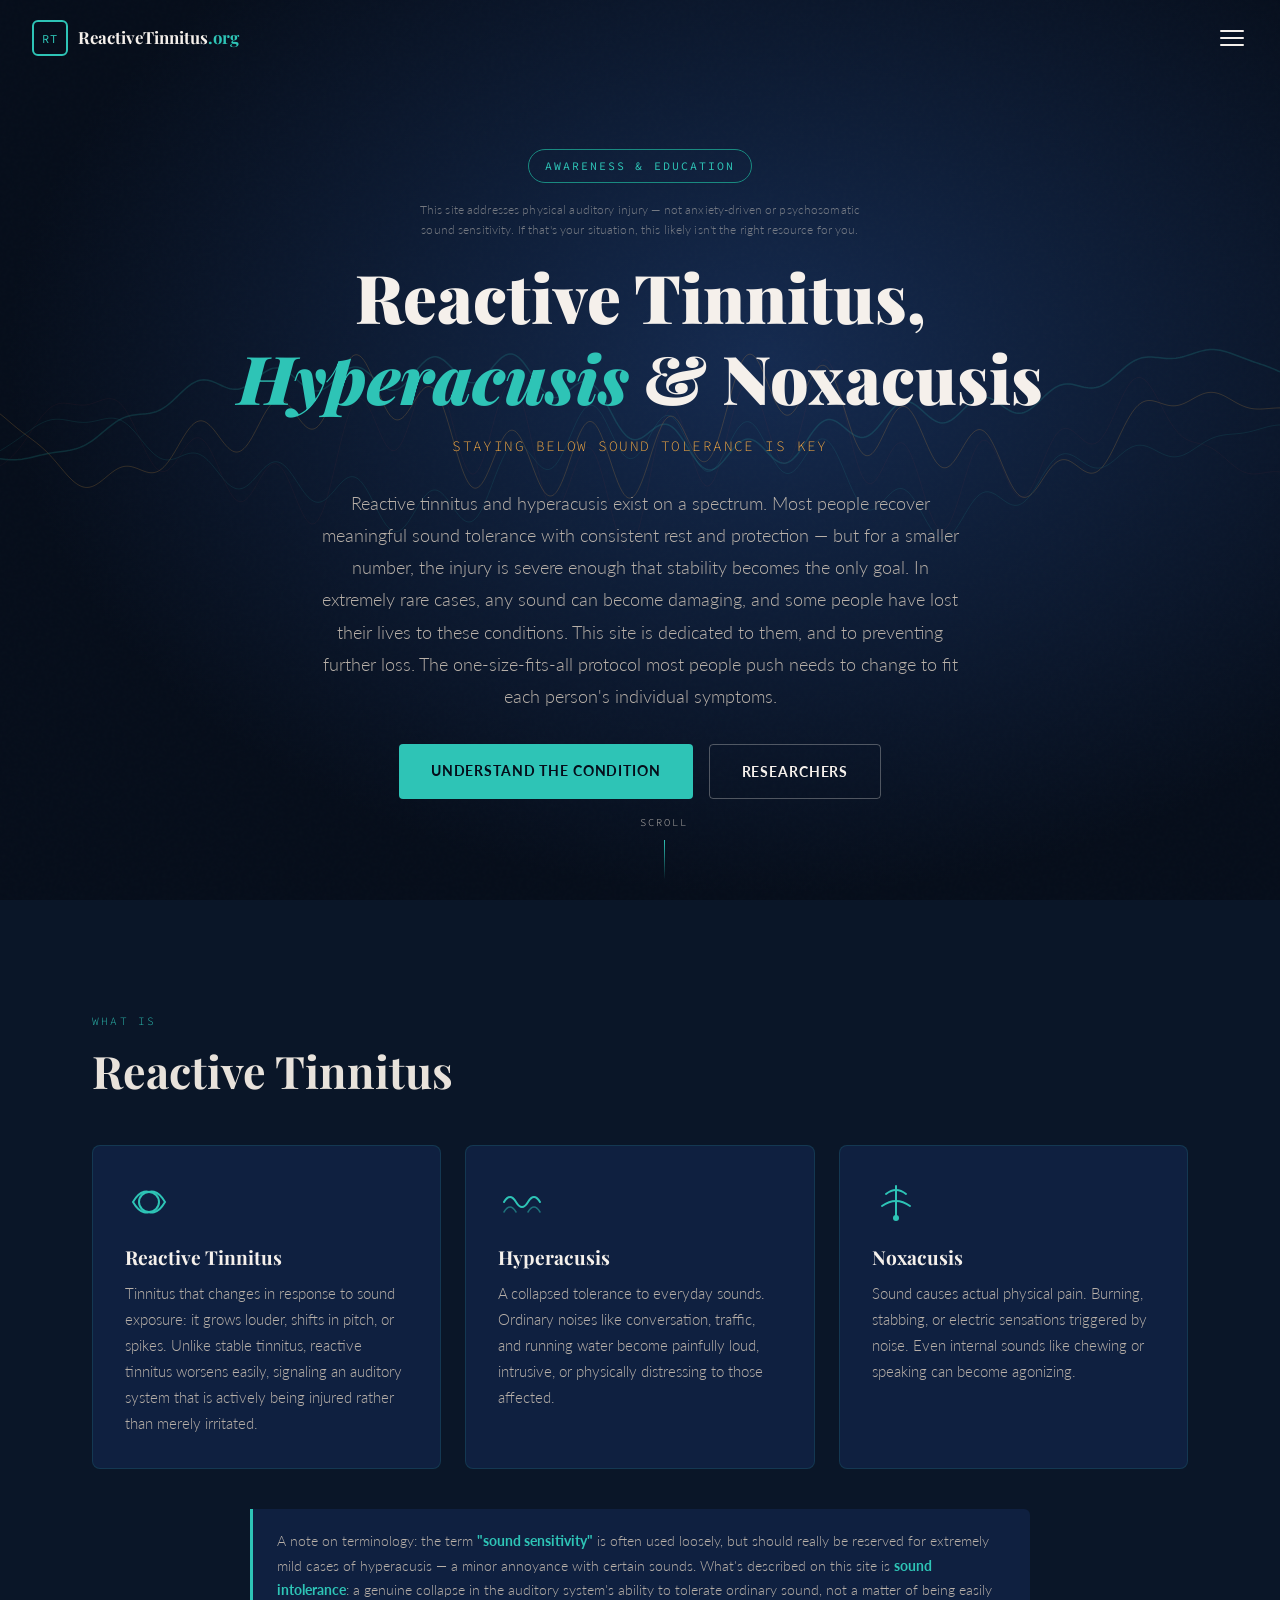
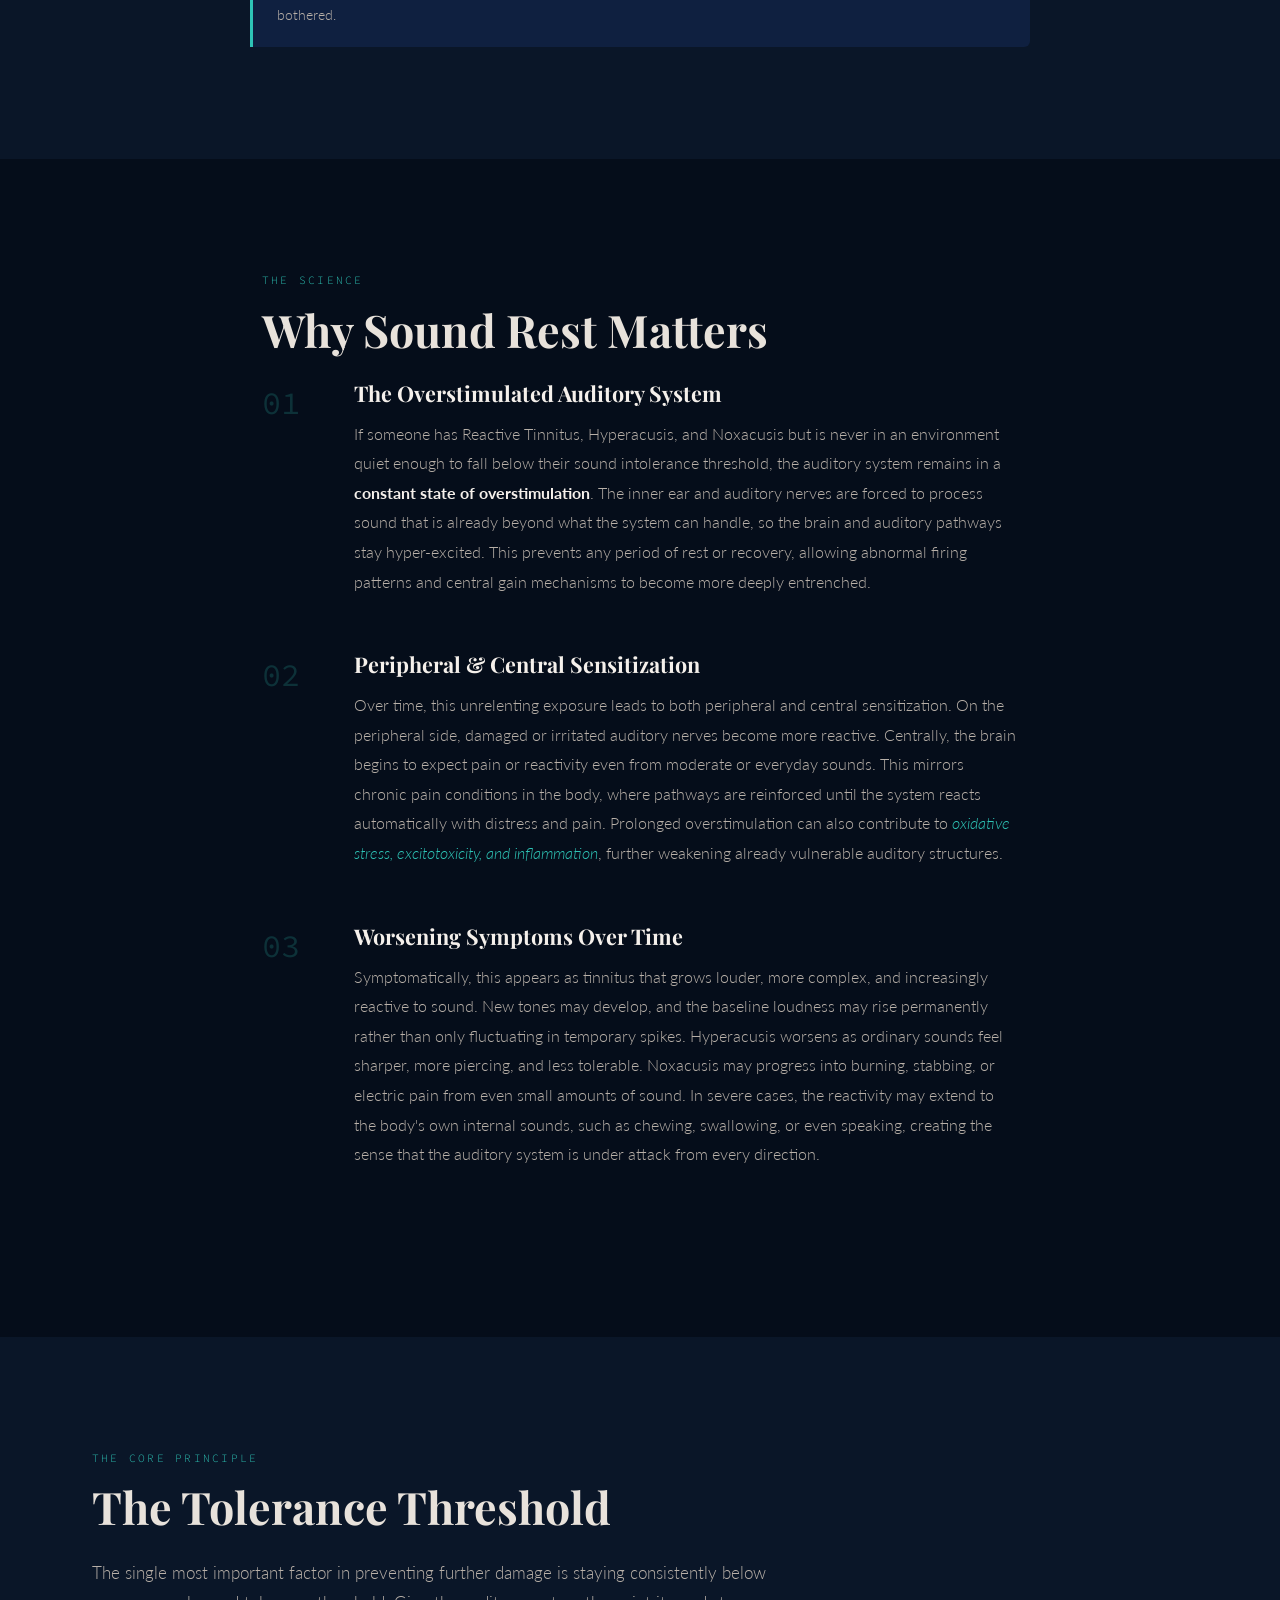
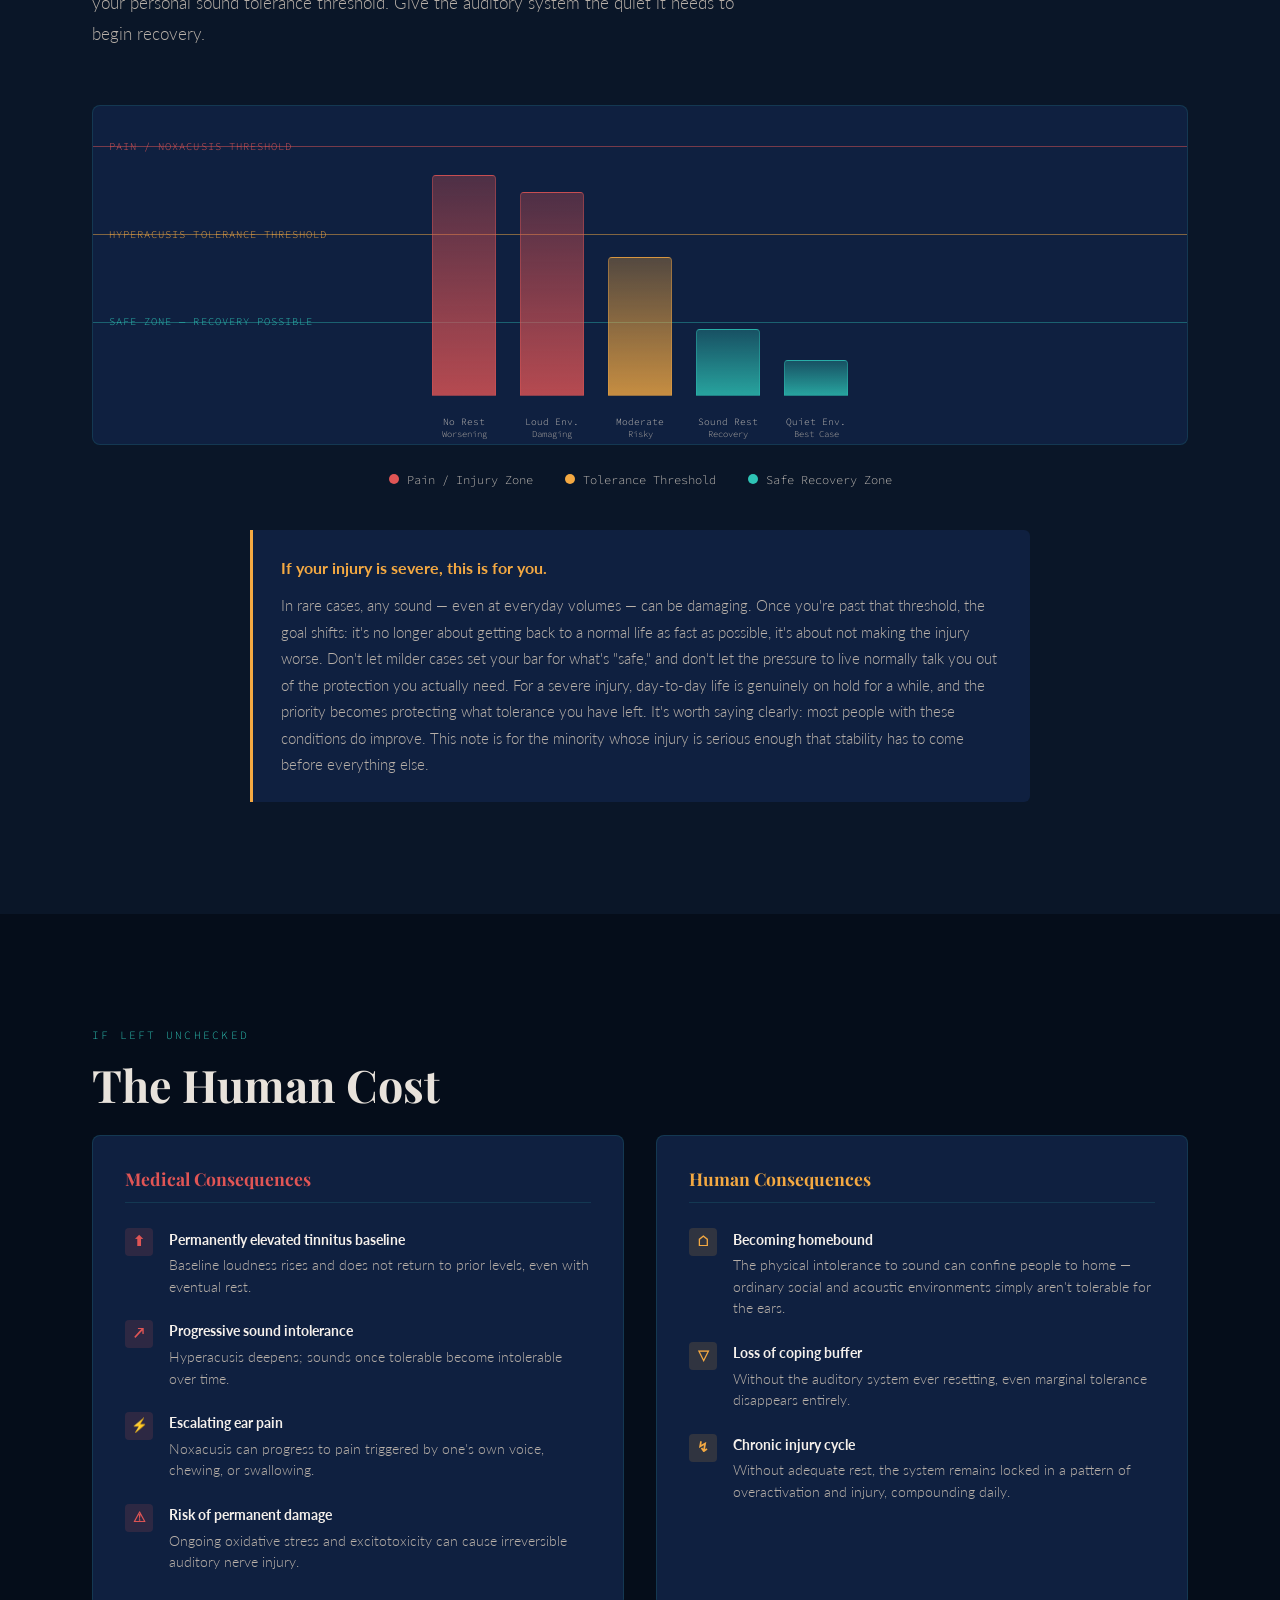
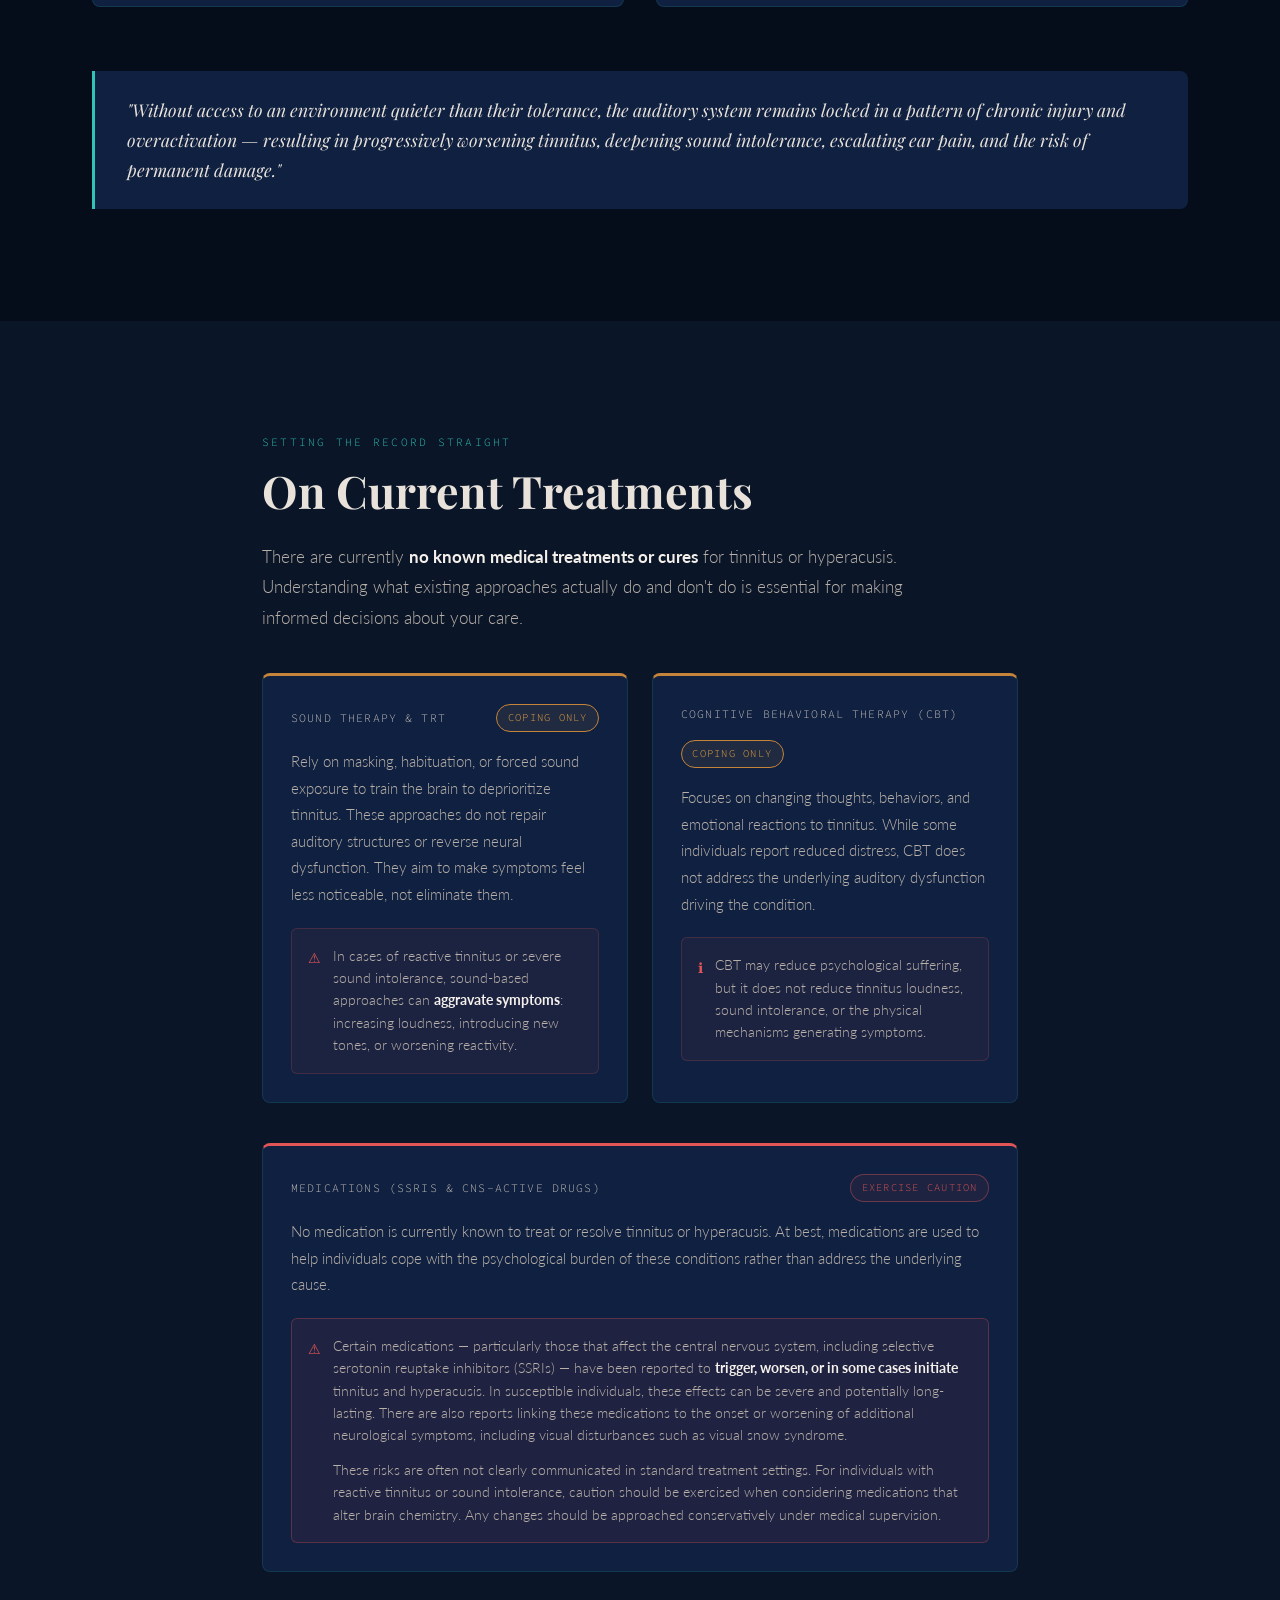
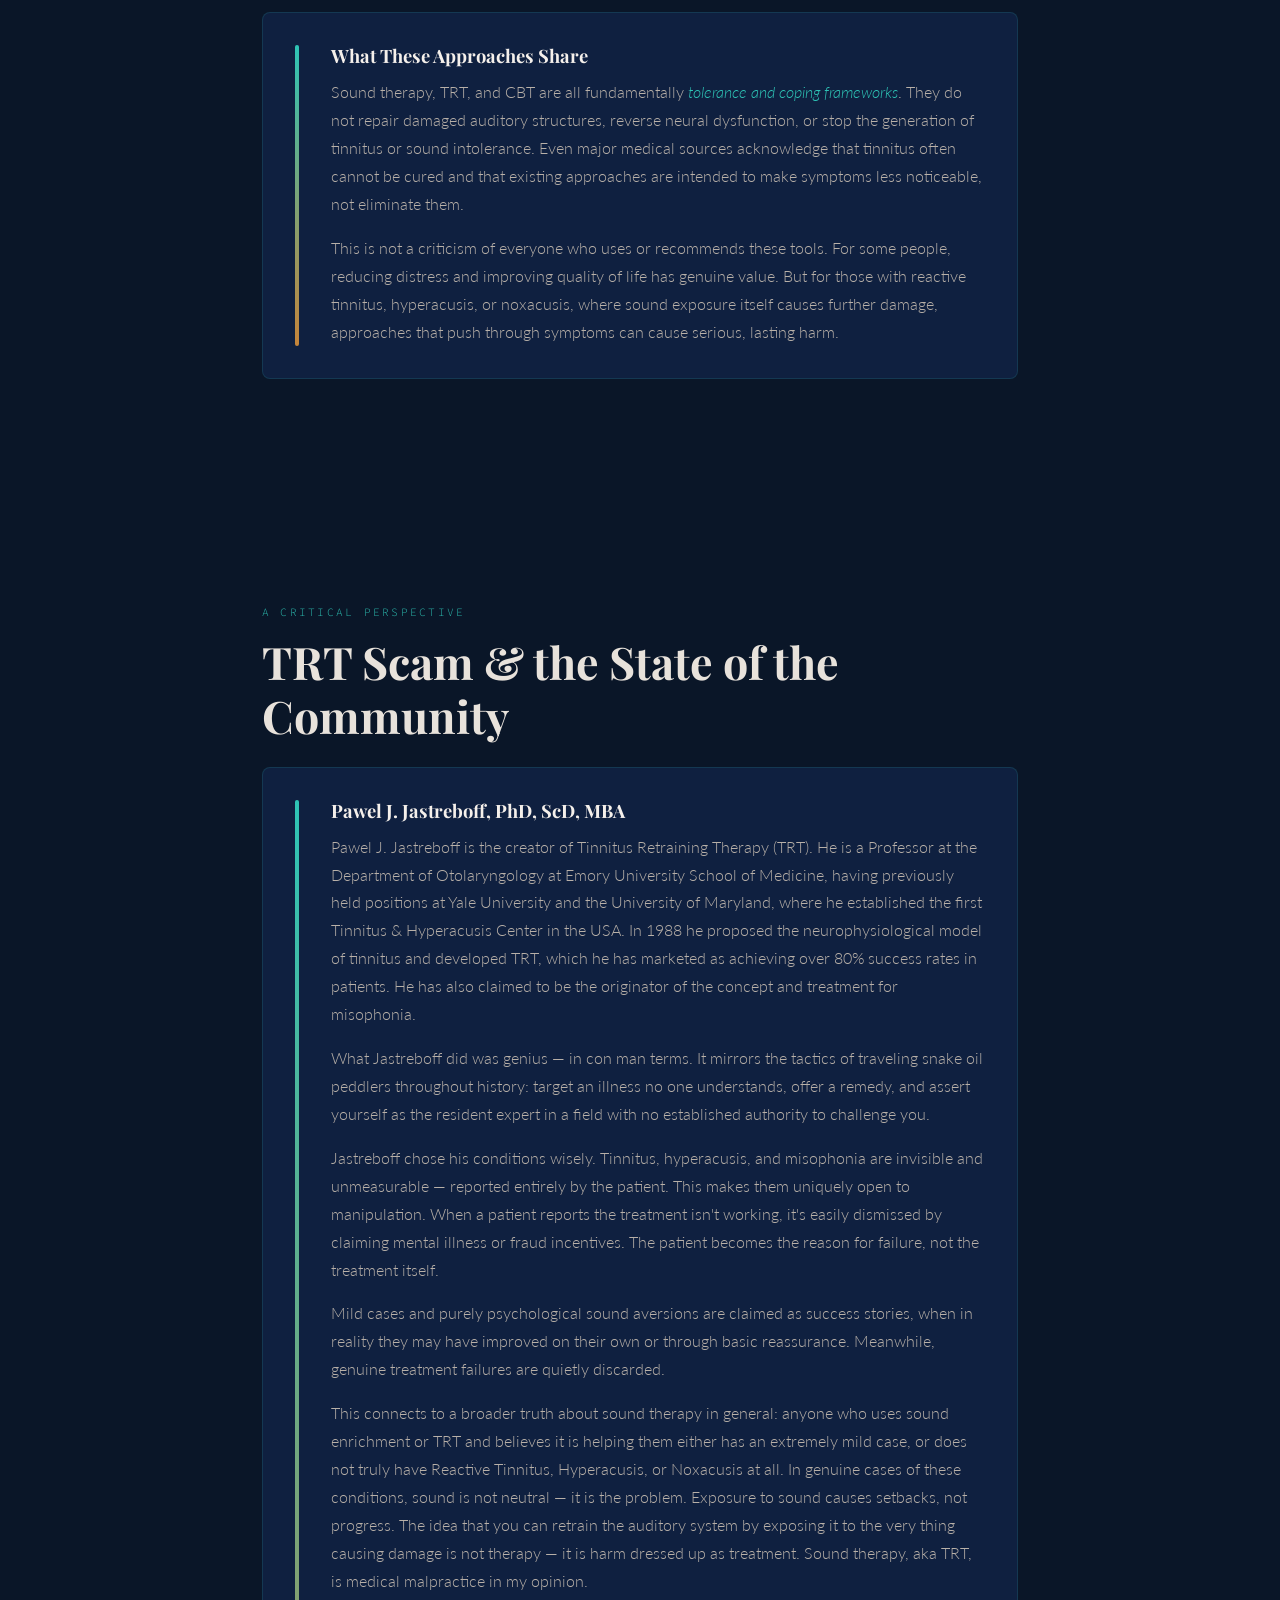
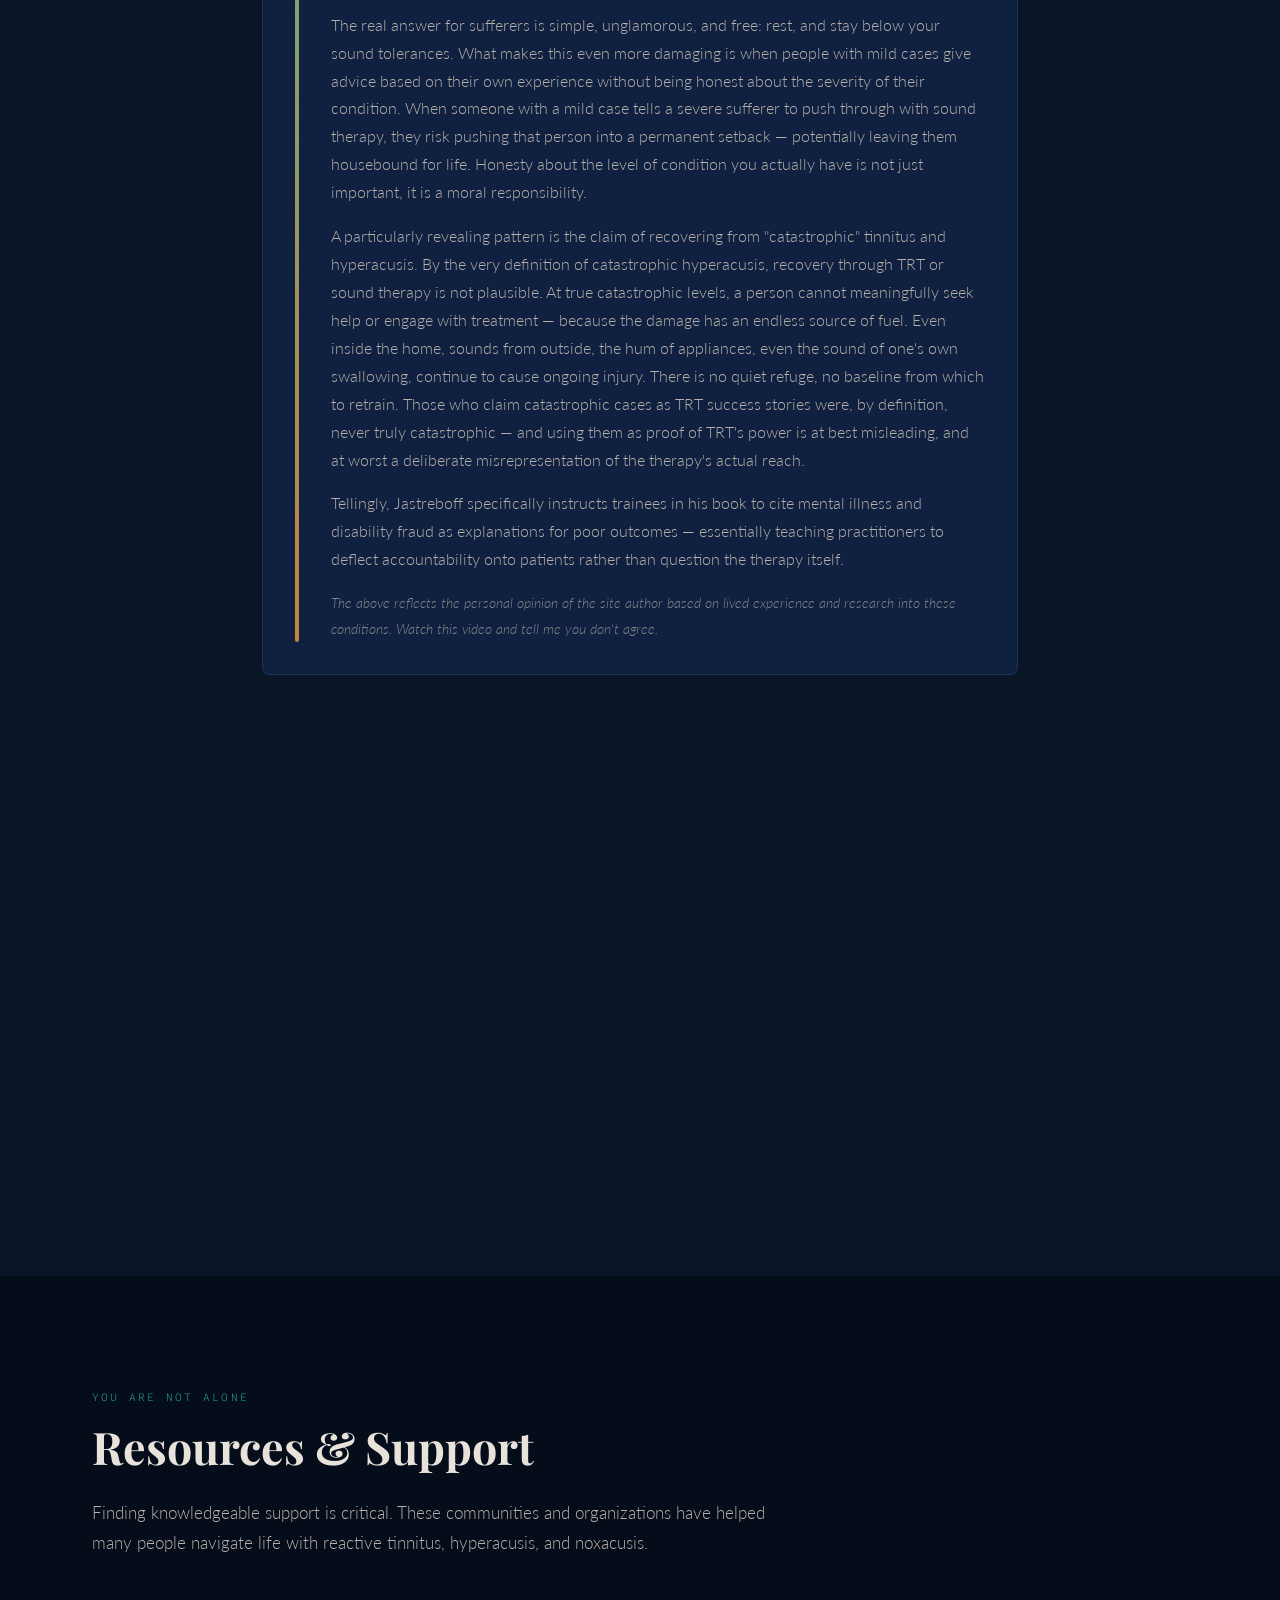
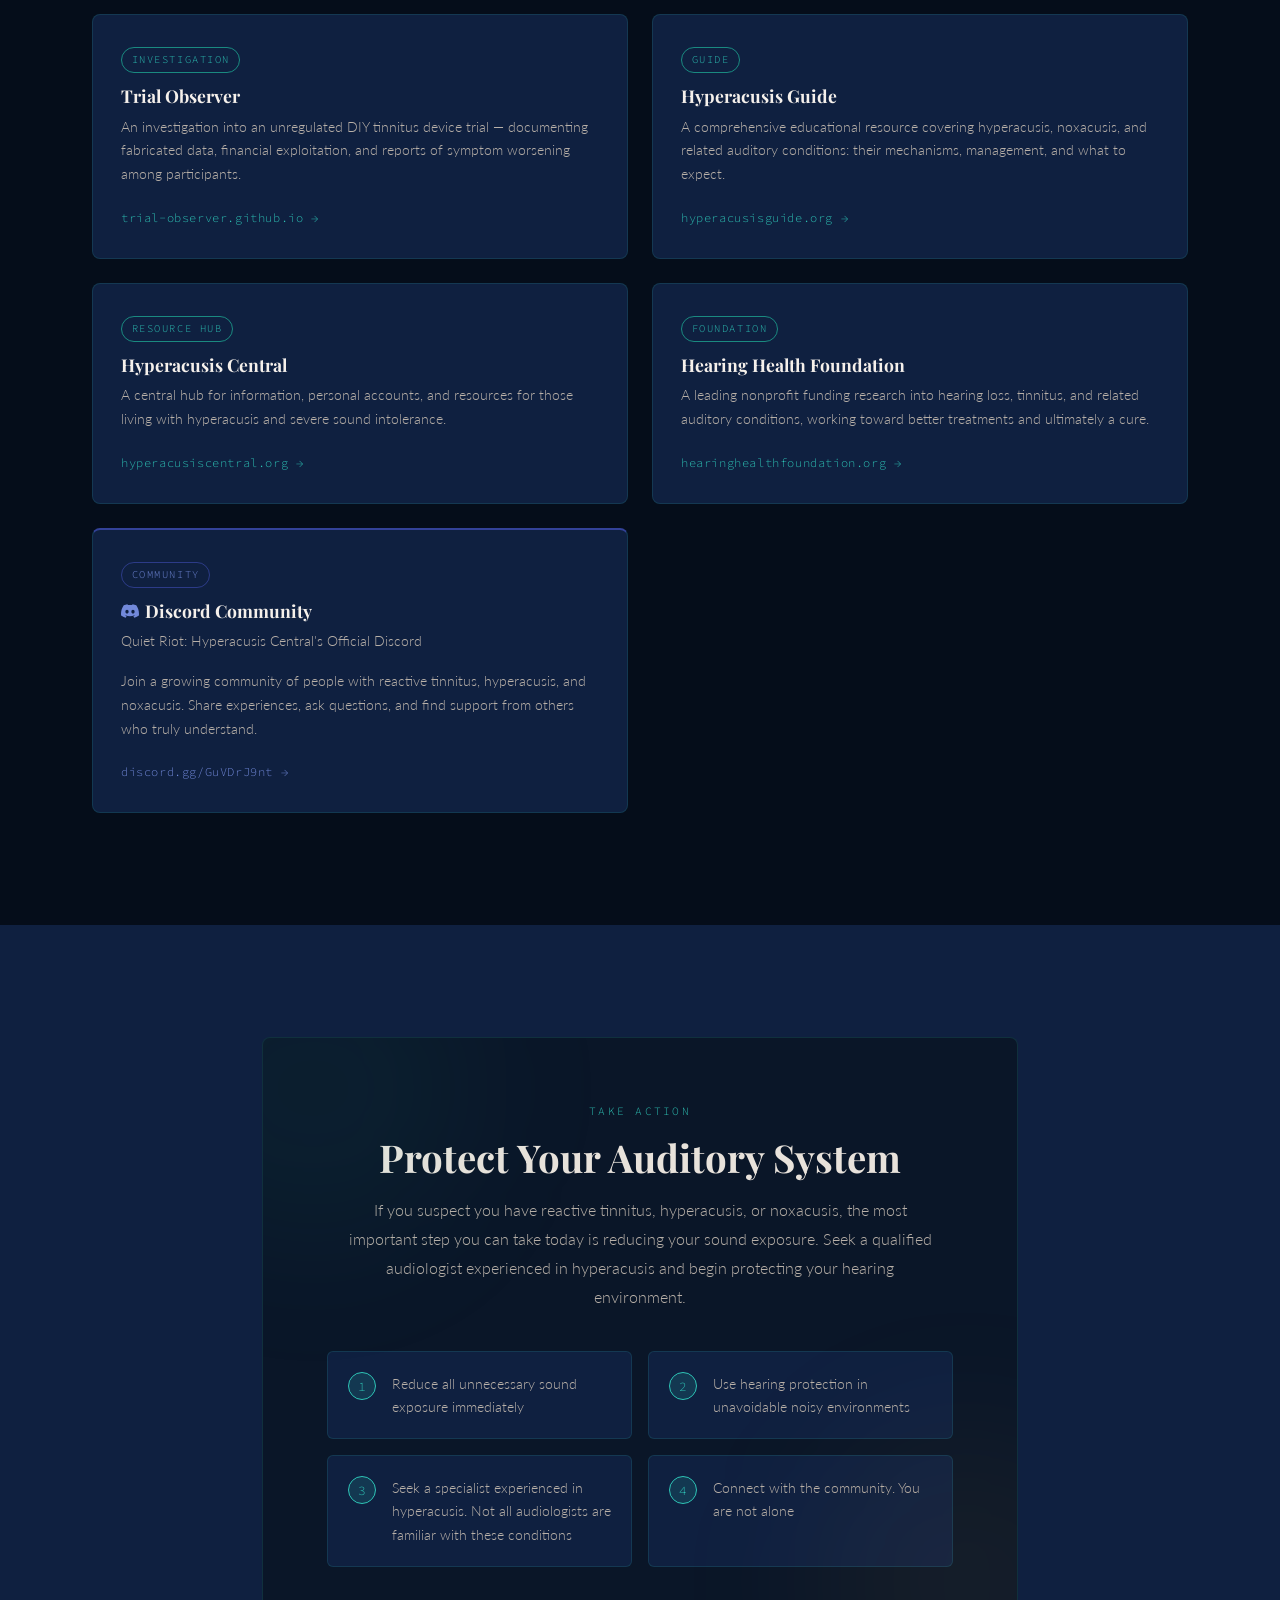
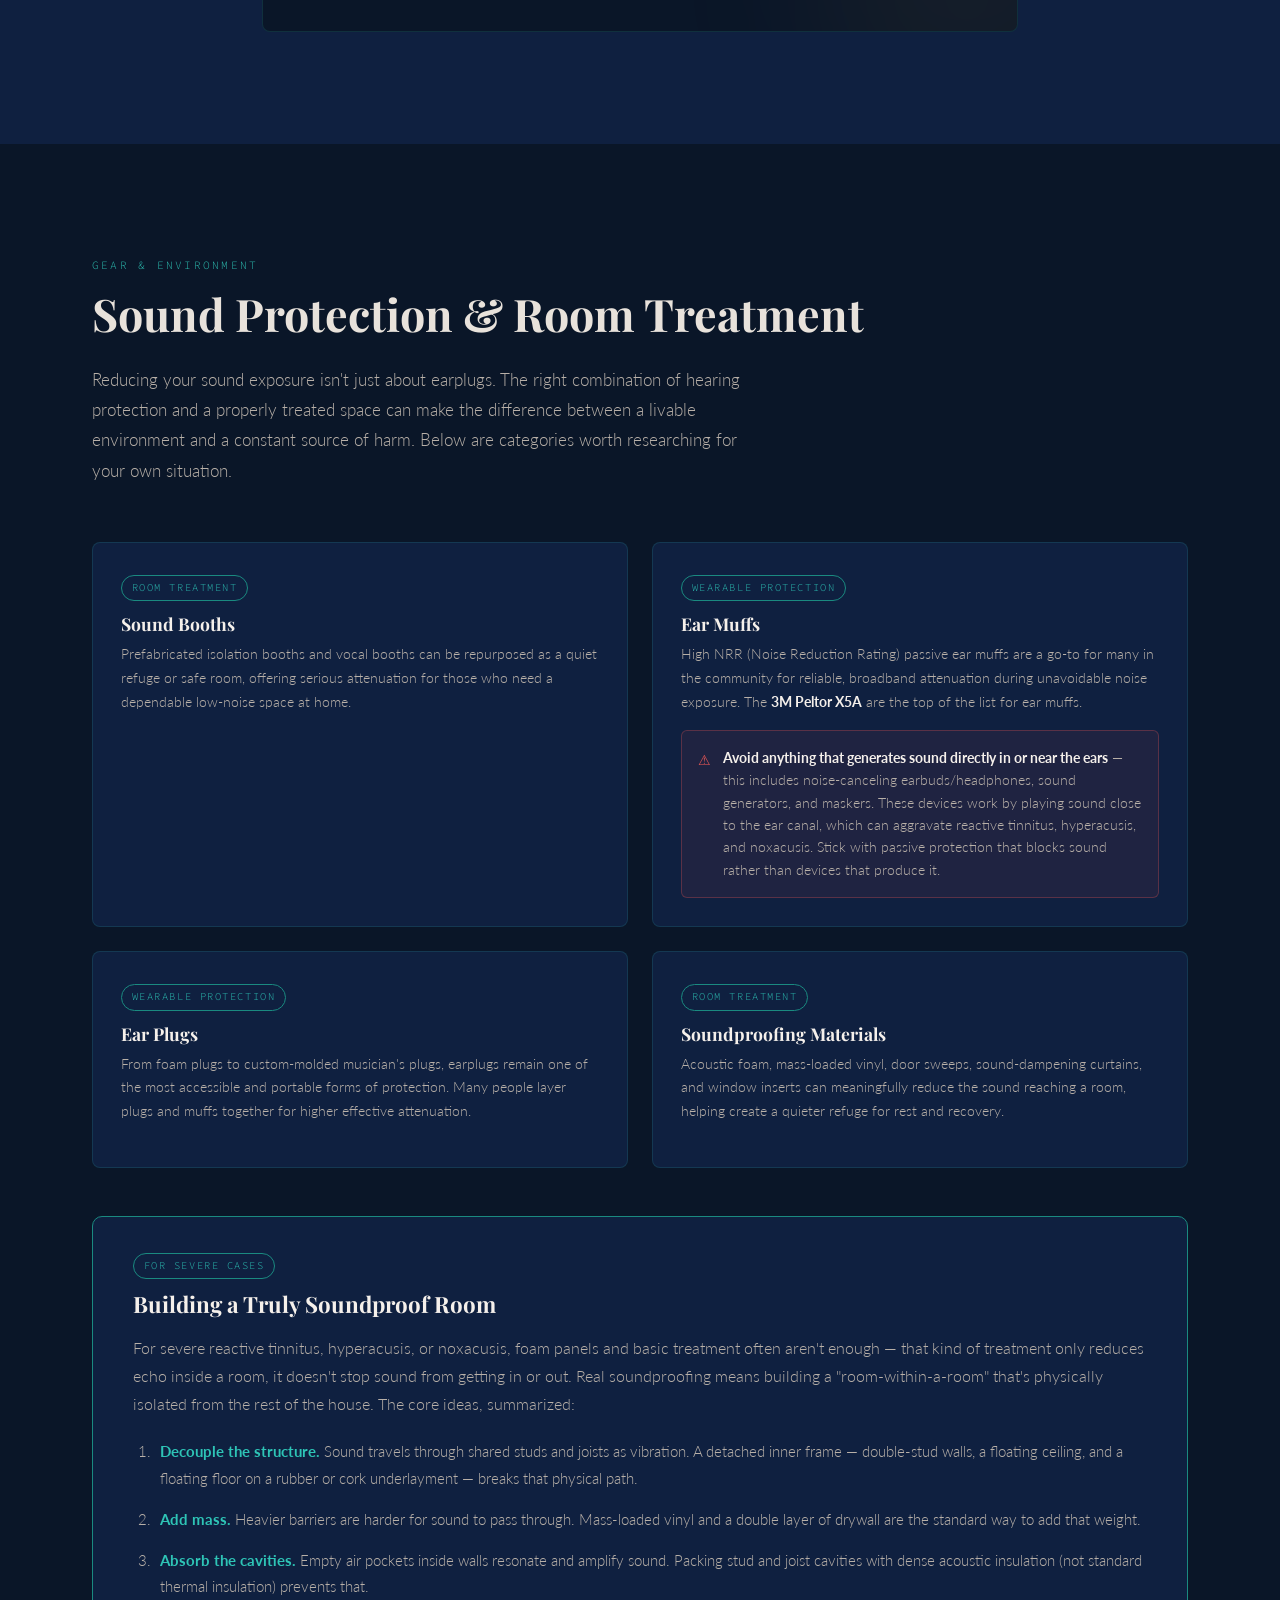
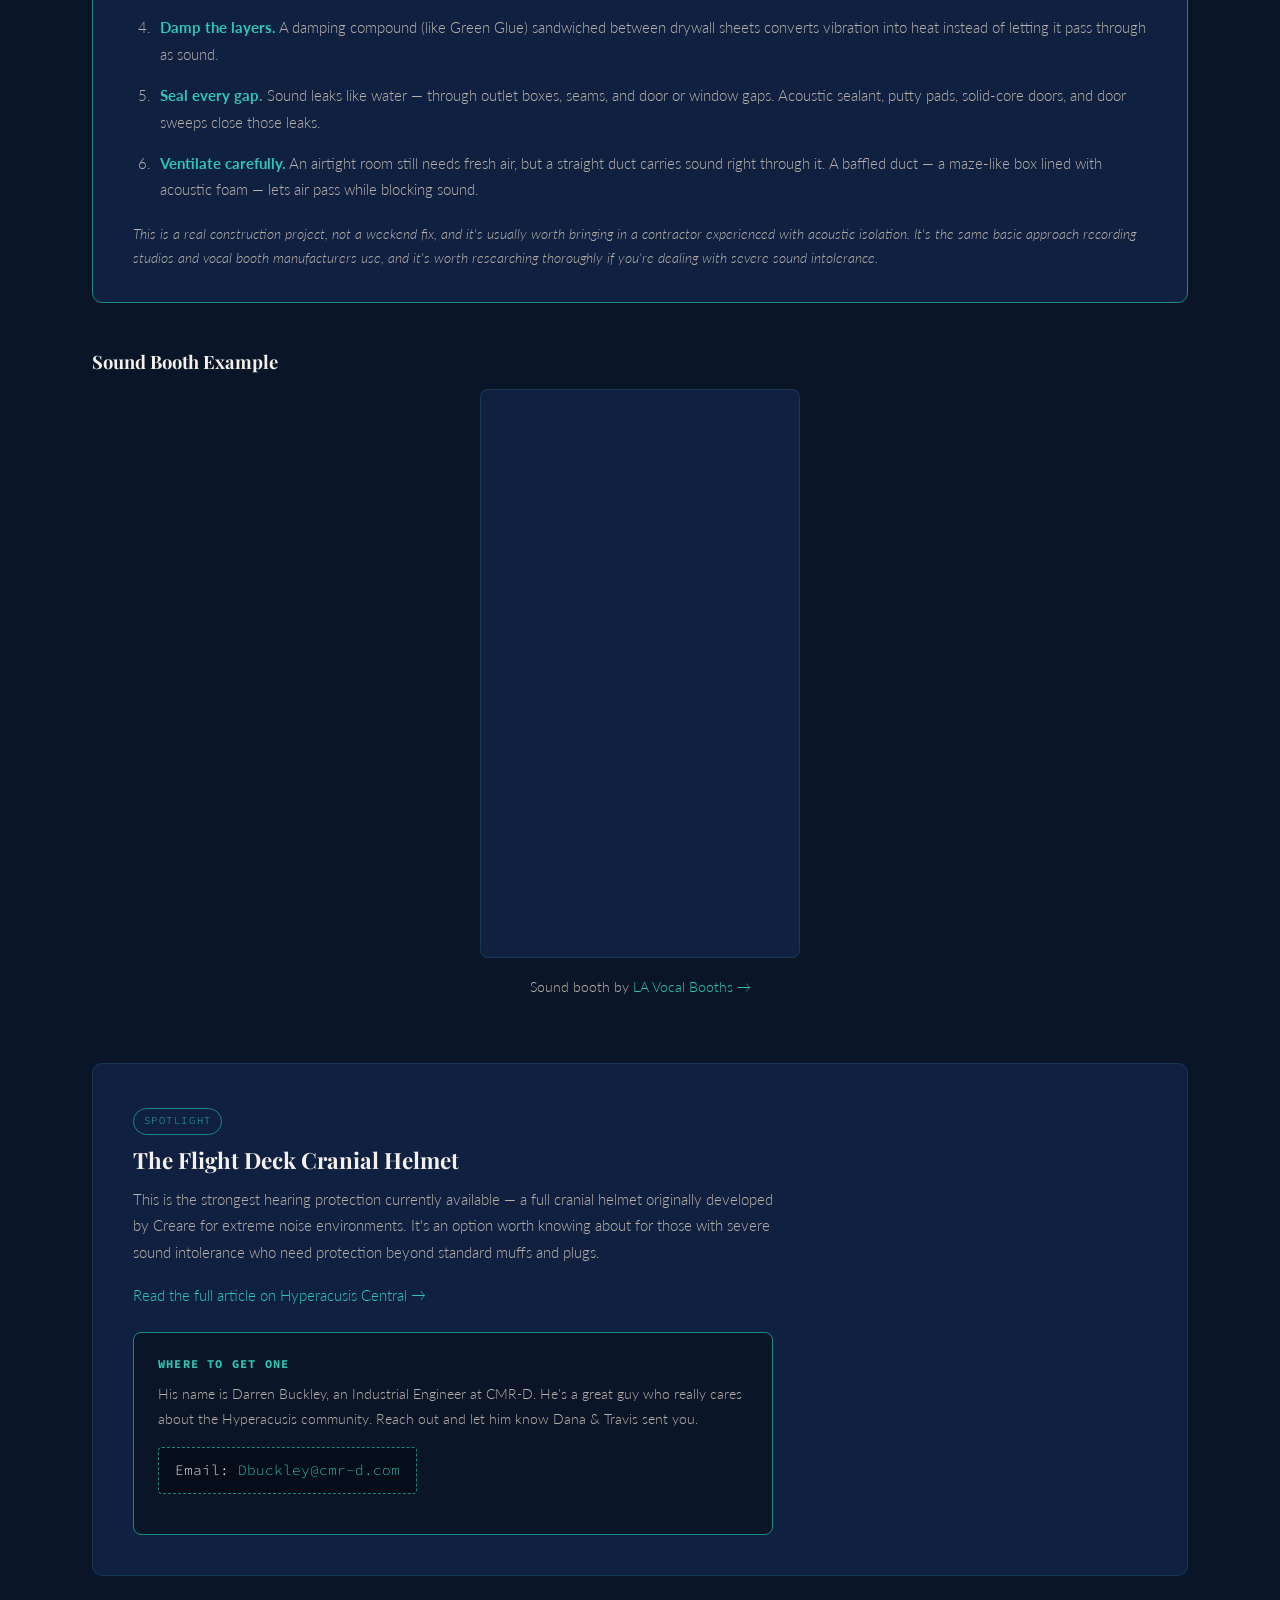
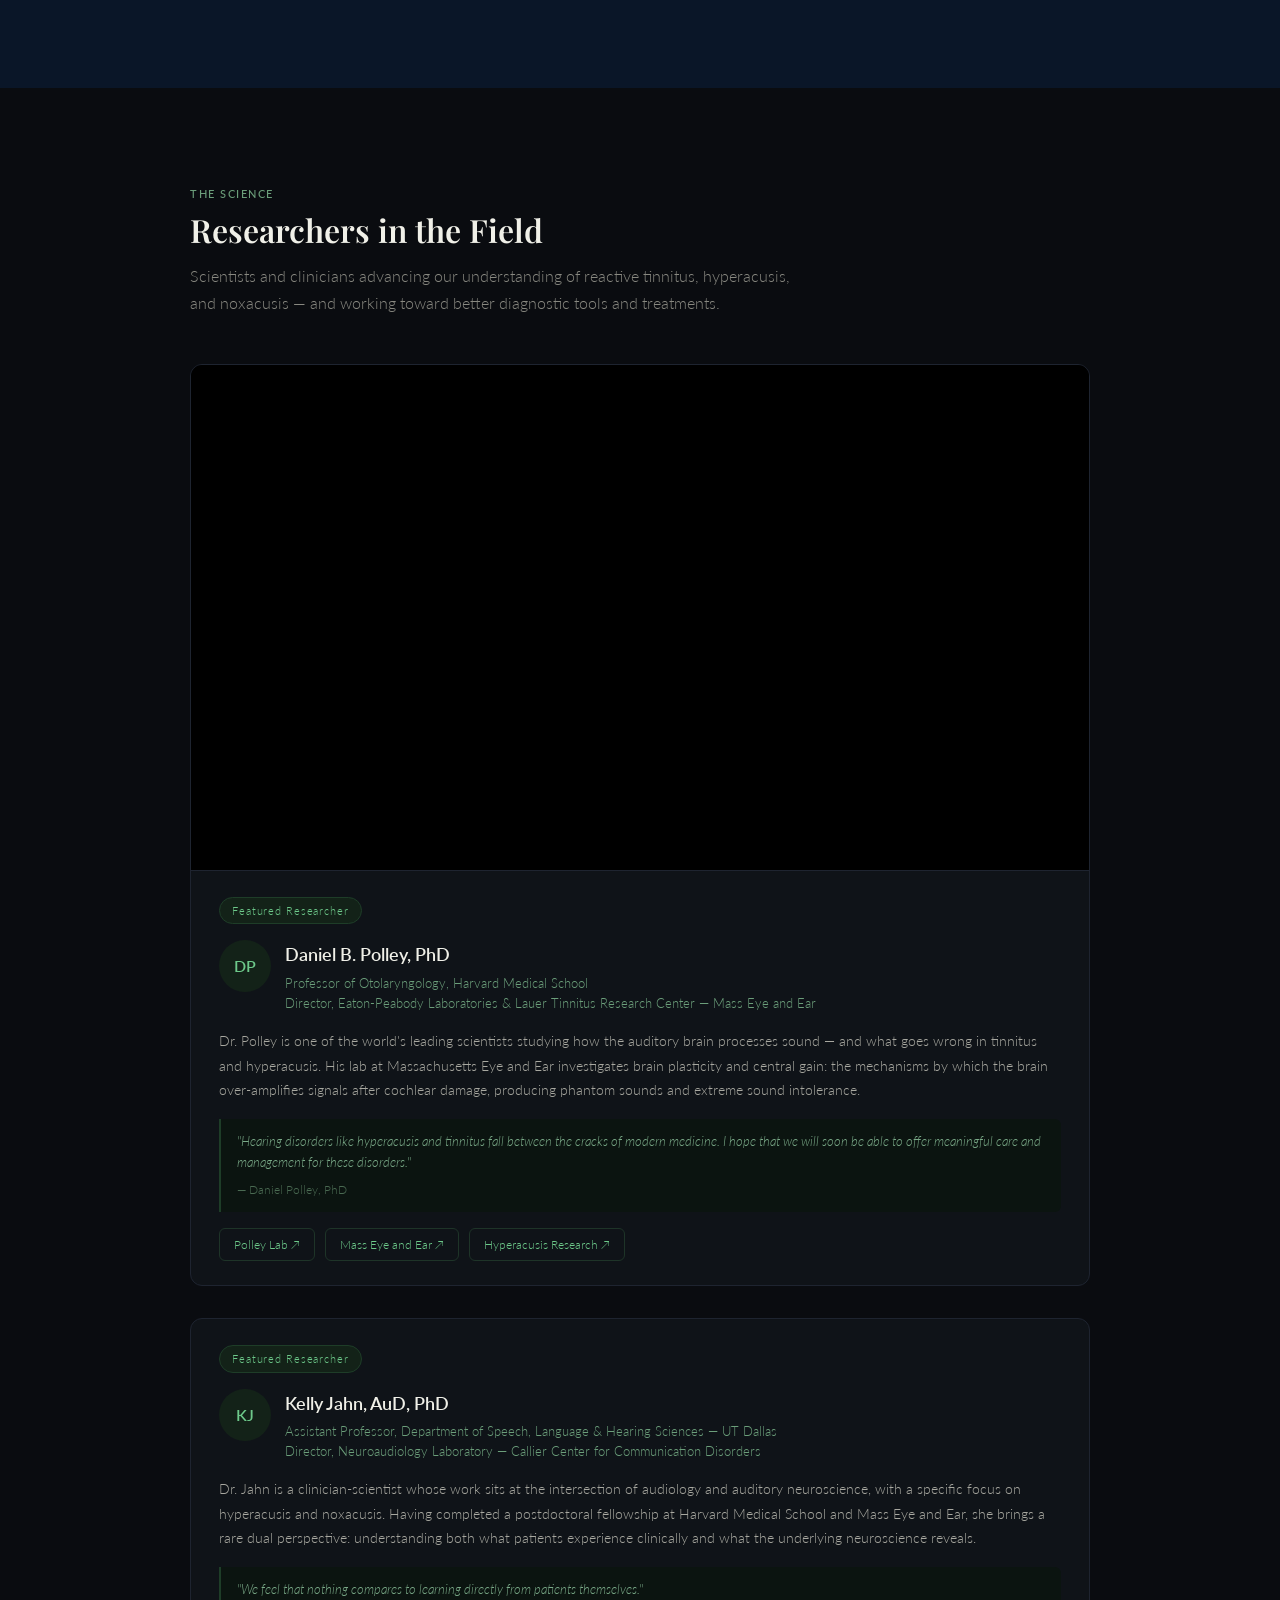
<file: index.html>
<!DOCTYPE html>
<html lang="en">
<head>
  <!-- Google tag (gtag.js) -->
<script async src="https://www.googletagmanager.com/gtag/js?id=G-5N8EYNH53C"></script>
<script>
  window.dataLayer = window.dataLayer || [];
  function gtag(){dataLayer.push(arguments);}
  gtag('js', new Date());
  gtag('config', 'G-5N8EYNH53C');
</script>
  <meta charset="UTF-8" />
  <meta name="viewport" content="width=device-width, initial-scale=1.0" />
  <title>ReactiveTinnitus.org — Awareness, Education & Support</title>
  <meta name="description" content="ReactiveTinnitus.org raises awareness about Reactive Tinnitus, Hyperacusis, and Noxacusis — conditions that demand sound protection and rest to prevent permanent auditory damage." />

  <!-- Favicon -->
  <link rel="icon" type="image/x-icon" href="/favicon.ico" />
  <link rel="icon" type="image/png" sizes="16x16" href="/favicon-16x16.png" />
  <link rel="icon" type="image/png" sizes="32x32" href="/favicon-32x32.png" />
  <link rel="icon" type="image/png" sizes="48x48" href="/favicon-48x48.png" />
  <link rel="apple-touch-icon" sizes="180x180" href="/apple-touch-icon.png" />
  <link rel="icon" type="image/png" sizes="192x192" href="/android-chrome-192x192.png" />
  <link rel="icon" type="image/png" sizes="512x512" href="/android-chrome-512x512.png" />
  <meta name="theme-color" content="#050d1a" />

  <!-- Open Graph / Link Previews -->
  <meta property="og:type" content="website" />
  <meta property="og:url" content="https://www.reactivetinnitus.org/" />
  <meta property="og:title" content="Reactive Tinnitus, Hyperacusis & Noxacusis — Awareness & Support" />
  <meta property="og:description" content="ReactiveTinnitus.org raises awareness about Reactive Tinnitus, Hyperacusis, and Noxacusis — conditions that demand sound protection and rest to prevent permanent auditory damage." />
  <meta property="og:image" content="https://www.reactivetinnitus.org/og-image.png" />
  <meta property="og:image:width" content="1200" />
  <meta property="og:image:height" content="630" />
  <meta property="og:site_name" content="ReactiveTinnitus.org" />

  <!-- Twitter Card -->
  <meta name="twitter:card" content="summary_large_image" />
  <meta name="twitter:title" content="Reactive Tinnitus, Hyperacusis & Noxacusis — Awareness & Support" />
  <meta name="twitter:description" content="ReactiveTinnitus.org raises awareness about Reactive Tinnitus, Hyperacusis, and Noxacusis — conditions that demand sound protection and rest to prevent permanent auditory damage." />
  <meta name="twitter:image" content="https://www.reactivetinnitus.org/og-image.png" />

  <link rel="stylesheet" href="style.css" />
  <link rel="preconnect" href="https://fonts.googleapis.com">
  <link rel="preconnect" href="https://fonts.gstatic.com" crossorigin>
  <link href="https://fonts.googleapis.com/css2?family=Playfair+Display:ital,wght@0,400;0,700;0,900;1,400&family=Source+Code+Pro:wght@300;400&family=Lato:wght@300;400;700&display=swap" rel="stylesheet">
</head>
<body>

  <!-- NAV -->
  <header class="site-header" id="site-header">
    <nav class="nav-inner">
      <a href="#" class="logo">
        <span class="logo-rt">RT</span>
        <span class="logo-text">ReactiveTinnitus<span class="logo-org">.org</span></span>
      </a>
      <ul class="nav-links">
        <li><a href="#about">About</a></li>
        <li><a href="#understanding">Understanding</a></li>
        <li><a href="#threshold">Threshold</a></li>
        <li><a href="#consequences">Consequences</a></li>
        <li><a href="#treatments">Treatments</a></li>
        <li><a href="#protection">Protection</a></li>
        <li><a href="#resources">Resources</a></li>
        <li><a href="#trt-scam">TRT</a></li>
      </ul>
      <a href="https://discord.gg/GuVDrJ9nt" target="_blank" rel="noopener" class="discord-btn">
        <svg class="discord-icon" viewBox="0 0 24 24" fill="currentColor" xmlns="http://www.w3.org/2000/svg">
          <path d="M20.317 4.37a19.791 19.791 0 0 0-4.885-1.515.074.074 0 0 0-.079.037c-.21.375-.444.864-.608 1.25a18.27 18.27 0 0 0-5.487 0 12.64 12.64 0 0 0-.617-1.25.077.077 0 0 0-.079-.037A19.736 19.736 0 0 0 3.677 4.37a.07.07 0 0 0-.032.027C.533 9.046-.32 13.58.099 18.057a.082.082 0 0 0 .031.057 19.9 19.9 0 0 0 5.993 3.03.078.078 0 0 0 .084-.028 14.09 14.09 0 0 0 1.226-1.994.076.076 0 0 0-.041-.106 13.107 13.107 0 0 1-1.872-.892.077.077 0 0 1-.008-.128 10.2 10.2 0 0 0 .372-.292.074.074 0 0 1 .077-.01c3.928 1.793 8.18 1.793 12.062 0a.074.074 0 0 1 .078.01c.12.098.246.198.373.292a.077.077 0 0 1-.006.127 12.299 12.299 0 0 1-1.873.892.077.077 0 0 0-.041.107c.36.698.772 1.362 1.225 1.993a.076.076 0 0 0 .084.028 19.839 19.839 0 0 0 6.002-3.03.077.077 0 0 0 .032-.054c.5-5.177-.838-9.674-3.549-13.66a.061.061 0 0 0-.031-.03zM8.02 15.33c-1.183 0-2.157-1.085-2.157-2.419 0-1.333.956-2.419 2.157-2.419 1.21 0 2.176 1.096 2.157 2.42 0 1.333-.956 2.418-2.157 2.418zm7.975 0c-1.183 0-2.157-1.085-2.157-2.419 0-1.333.955-2.419 2.157-2.419 1.21 0 2.176 1.096 2.157 2.42 0 1.333-.946 2.418-2.157 2.418z"/>
        </svg>
        <span class="discord-text">Join our Discord</span>
      </a>
      <button class="nav-toggle" id="nav-toggle" aria-label="Toggle menu">
        <span></span><span></span><span></span>
      </button>
    </nav>
  </header>

  <!-- HERO -->
  <section class="hero" id="hero">
    <div class="hero-bg">
      <canvas id="waveCanvas"></canvas>
      <div class="hero-noise"></div>
    </div>
    <div class="hero-content">
      <div class="hero-badge">Awareness &amp; Education</div>
      <p class="hero-scope-note">This site addresses physical auditory injury — not anxiety-driven or psychosomatic sound sensitivity. If that's your situation, this likely isn't the right resource for you.</p>
      <h1 class="hero-title">
        Reactive Tinnitus,<br />
        <em>Hyperacusis</em> &amp; Noxacusis
      </h1>
      <p class="hero-subtitle">
        Staying Below Sound Tolerance Is Key
      </p>
      <p class="hero-lead">
        Reactive tinnitus and hyperacusis exist on a spectrum. Most people recover meaningful sound tolerance with consistent rest and protection — but for a smaller number, the injury is severe enough that stability becomes the only goal. In extremely rare cases, any sound can become damaging, and some people have lost their lives to these conditions. This site is dedicated to them, and to preventing further loss. The one-size-fits-all protocol most people push needs to change to fit each person's individual symptoms.
      </p>
      <div class="hero-actions">
        <a href="#understanding" class="btn btn-primary">Understand the Condition</a>
        <a href="#research" class="btn btn-ghost">Researchers</a>
      </div>
    </div>
    <div class="hero-scroll-hint" id="scrollHint">
      <span>Scroll</span>
      <div class="scroll-line"></div>
    </div>
  </section>

  <!-- WHAT IS -->
  <section class="section section-dark" id="about">
    <div class="container">
      <div class="section-label">What Is</div>
      <h2 class="section-title">Reactive Tinnitus</h2>
      <div class="cards-trio">
        <div class="card card-glow" data-animate>
          <div class="card-icon">
            <svg viewBox="0 0 48 48" fill="none" xmlns="http://www.w3.org/2000/svg">
              <circle cx="24" cy="24" r="10" stroke="currentColor" stroke-width="2"/>
              <path d="M24 14C24 14 16 10 8 24C16 38 24 34 24 34" stroke="currentColor" stroke-width="2" stroke-linecap="round"/>
              <path d="M24 14C24 14 32 10 40 24C32 38 24 34 24 34" stroke="currentColor" stroke-width="2" stroke-linecap="round"/>
            </svg>
          </div>
          <h3>Reactive Tinnitus</h3>
          <p>Tinnitus that changes in response to sound exposure: it grows louder, shifts in pitch, or spikes. Unlike stable tinnitus, reactive tinnitus worsens easily, signaling an auditory system that is actively being injured rather than merely irritated.</p>
        </div>
        <div class="card card-glow" data-animate>
          <div class="card-icon">
            <svg viewBox="0 0 48 48" fill="none" xmlns="http://www.w3.org/2000/svg">
              <path d="M6 24 Q12 14 18 24 Q24 34 30 24 Q36 14 42 24" stroke="currentColor" stroke-width="2" stroke-linecap="round" fill="none"/>
              <path d="M6 34 Q12 24 18 34" stroke="currentColor" stroke-width="1.5" stroke-linecap="round" opacity="0.5" fill="none"/>
              <path d="M30 34 Q36 24 42 34" stroke="currentColor" stroke-width="1.5" stroke-linecap="round" opacity="0.5" fill="none"/>
            </svg>
          </div>
          <h3>Hyperacusis</h3>
          <p>A collapsed tolerance to everyday sounds. Ordinary noises like conversation, traffic, and running water become painfully loud, intrusive, or physically distressing to those affected.</p>
        </div>
        <div class="card card-glow" data-animate>
          <div class="card-icon">
            <svg viewBox="0 0 48 48" fill="none" xmlns="http://www.w3.org/2000/svg">
              <path d="M24 8 L24 40" stroke="currentColor" stroke-width="2" stroke-linecap="round"/>
              <path d="M14 16 Q24 8 34 16" stroke="currentColor" stroke-width="2" stroke-linecap="round" fill="none"/>
              <path d="M10 28 Q24 18 38 28" stroke="currentColor" stroke-width="2" stroke-linecap="round" fill="none"/>
              <circle cx="24" cy="40" r="3" fill="currentColor"/>
            </svg>
          </div>
          <h3>Noxacusis</h3>
          <p> Sound causes actual physical pain. Burning, stabbing, or electric sensations triggered by noise. Even internal sounds like chewing or speaking can become agonizing.</p>
        </div>
      </div>
      <p class="terminology-note" data-animate>A note on terminology: the term <strong>"sound sensitivity"</strong> is often used loosely, but should really be reserved for extremely mild cases of hyperacusis — a minor annoyance with certain sounds. What's described on this site is <strong>sound intolerance</strong>: a genuine collapse in the auditory system's ability to tolerate ordinary sound, not a matter of being easily bothered.</p>
    </div>
  </section>

  <!-- MAIN CONTENT: THE SCIENCE -->
  <section class="section section-mid" id="understanding">
    <div class="container container-narrow">
      <div class="section-label">The Science</div>
      <h2 class="section-title">Why Sound Rest Matters</h2>

      <div class="prose-block" data-animate>
        <div class="prose-marker">01</div>
        <div class="prose-content">
          <h3>The Overstimulated Auditory System</h3>
          <p>
            If someone has Reactive Tinnitus, Hyperacusis, and Noxacusis but is never in an environment quiet enough to fall below their sound intolerance threshold, the auditory system remains in a <strong>constant state of overstimulation</strong>. The inner ear and auditory nerves are forced to process sound that is already beyond what the system can handle, so the brain and auditory pathways stay hyper-excited. This prevents any period of rest or recovery, allowing abnormal firing patterns and central gain mechanisms to become more deeply entrenched.
          </p>
        </div>
      </div>

      <div class="prose-block" data-animate>
        <div class="prose-marker">02</div>
        <div class="prose-content">
          <h3>Peripheral &amp; Central Sensitization</h3>
          <p>
            Over time, this unrelenting exposure leads to both peripheral and central sensitization. On the peripheral side, damaged or irritated auditory nerves become more reactive. Centrally, the brain begins to expect pain or reactivity even from moderate or everyday sounds. This mirrors chronic pain conditions in the body, where pathways are reinforced until the system reacts automatically with distress and pain. Prolonged overstimulation can also contribute to <em>oxidative stress, excitotoxicity, and inflammation</em>, further weakening already vulnerable auditory structures.
          </p>
        </div>
      </div>

      <div class="prose-block" data-animate>
        <div class="prose-marker">03</div>
        <div class="prose-content">
          <h3>Worsening Symptoms Over Time</h3>
          <p>
            Symptomatically, this appears as tinnitus that grows louder, more complex, and increasingly reactive to sound. New tones may develop, and the baseline loudness may rise permanently rather than only fluctuating in temporary spikes. Hyperacusis worsens as ordinary sounds feel sharper, more piercing, and less tolerable. Noxacusis may progress into burning, stabbing, or electric pain from even small amounts of sound. In severe cases, the reactivity may extend to the body's own internal sounds, such as chewing, swallowing, or even speaking, creating the sense that the auditory system is under attack from every direction.
          </p>
        </div>
      </div>
    </div>
  </section>

  <!-- THRESHOLD DIAGRAM -->
  <section class="section section-dark" id="threshold">
    <div class="container">
      <div class="section-label">The Core Principle</div>
      <h2 class="section-title">The Tolerance Threshold</h2>
      <p class="section-intro">The single most important factor in preventing further damage is staying consistently below your personal sound tolerance threshold. Give the auditory system the quiet it needs to begin recovery.</p>

      <div class="threshold-diagram" data-animate>
        <div class="threshold-chart">
          <div class="threshold-line threshold-line-danger">
            <span class="threshold-line-label">Pain / Noxacusis Threshold</span>
          </div>
          <div class="threshold-line threshold-line-warning">
            <span class="threshold-line-label">Hyperacusis Tolerance Threshold</span>
          </div>
          <div class="threshold-line threshold-line-safe">
            <span class="threshold-line-label">Safe Zone — Recovery Possible</span>
          </div>
          <div class="threshold-bars">
            <div class="t-bar-wrap">
              <div class="t-bar t-bar-bad" style="--h: 92%">
                <span class="t-bar-label">No Rest<br/><small>Worsening</small></span>
              </div>
            </div>
            <div class="t-bar-wrap">
              <div class="t-bar t-bar-bad" style="--h: 85%">
                <span class="t-bar-label">Loud Env.<br/><small>Damaging</small></span>
              </div>
            </div>
            <div class="t-bar-wrap">
              <div class="t-bar t-bar-mid" style="--h: 58%">
                <span class="t-bar-label">Moderate<br/><small>Risky</small></span>
              </div>
            </div>
            <div class="t-bar-wrap">
              <div class="t-bar t-bar-good" style="--h: 28%">
                <span class="t-bar-label">Sound Rest<br/><small>Recovery</small></span>
              </div>
            </div>
            <div class="t-bar-wrap">
              <div class="t-bar t-bar-good" style="--h: 15%">
                <span class="t-bar-label">Quiet Env.<br/><small>Best Case</small></span>
              </div>
            </div>
          </div>
        </div>
        <div class="threshold-key">
          <div class="key-item"><span class="key-dot key-danger"></span> Pain / Injury Zone</div>
          <div class="key-item"><span class="key-dot key-warning"></span> Tolerance Threshold</div>
          <div class="key-item"><span class="key-dot key-safe"></span> Safe Recovery Zone</div>
        </div>
      </div>

      <div class="threshold-warning-note" data-animate>
        <strong>If your injury is severe, this is for you.</strong>
        <p>In rare cases, any sound — even at everyday volumes — can be damaging. Once you're past that threshold, the goal shifts: it's no longer about getting back to a normal life as fast as possible, it's about not making the injury worse. Don't let milder cases set your bar for what's "safe," and don't let the pressure to live normally talk you out of the protection you actually need. For a severe injury, day-to-day life is genuinely on hold for a while, and the priority becomes protecting what tolerance you have left. It's worth saying clearly: most people with these conditions do improve. This note is for the minority whose injury is serious enough that stability has to come before everything else.</p>
      </div>
    </div>
  </section>

  <!-- CONSEQUENCES -->
  <section class="section section-mid" id="consequences">
    <div class="container">
      <div class="section-label">If Left Unchecked</div>
      <h2 class="section-title">The Human Cost</h2>

      <div class="two-col">
        <div class="col-block" data-animate>
          <h3 class="col-block-title col-title-medical">Medical Consequences</h3>
          <ul class="impact-list">
            <li>
              <span class="impact-icon impact-red">⬆</span>
              <div>
                <strong>Permanently elevated tinnitus baseline</strong>
                <p>Baseline loudness rises and does not return to prior levels, even with eventual rest.</p>
              </div>
            </li>
            <li>
              <span class="impact-icon impact-red">↗</span>
              <div>
                <strong>Progressive sound intolerance</strong>
                <p>Hyperacusis deepens; sounds once tolerable become intolerable over time.</p>
              </div>
            </li>
            <li>
              <span class="impact-icon impact-red">⚡</span>
              <div>
                <strong>Escalating ear pain</strong>
                <p>Noxacusis can progress to pain triggered by one's own voice, chewing, or swallowing.</p>
              </div>
            </li>
            <li>
              <span class="impact-icon impact-red">⚠</span>
              <div>
                <strong>Risk of permanent damage</strong>
                <p>Ongoing oxidative stress and excitotoxicity can cause irreversible auditory nerve injury.</p>
              </div>
            </li>
          </ul>
        </div>
        <div class="col-block" data-animate>
          <h3 class="col-block-title col-title-human">Human Consequences</h3>
          <ul class="impact-list">
            <li>
              <span class="impact-icon impact-amber">⌂</span>
              <div>
                <strong>Becoming homebound</strong>
                <p>The physical intolerance to sound can confine people to home — ordinary social and acoustic environments simply aren't tolerable for the ears.</p>
              </div>
            </li>
            <li>
              <span class="impact-icon impact-amber">▽</span>
              <div>
                <strong>Loss of coping buffer</strong>
                <p>Without the auditory system ever resetting, even marginal tolerance disappears entirely.</p>
              </div>
            </li>
            <li>
              <span class="impact-icon impact-amber">↯</span>
              <div>
                <strong>Chronic injury cycle</strong>
                <p>Without adequate rest, the system remains locked in a pattern of overactivation and injury, compounding daily.</p>
              </div>
            </li>
          </ul>
        </div>
      </div>

      <blockquote class="pull-quote" data-animate>
        "Without access to an environment quieter than their tolerance, the auditory system remains locked in a pattern of chronic injury and overactivation — resulting in progressively worsening tinnitus, deepening sound intolerance, escalating ear pain, and the risk of permanent damage."
      </blockquote>
    </div>
  </section>

  <!-- TREATMENTS -->
  <section class="section section-dark" id="treatments">
    <div class="container container-narrow">
      <div class="section-label">Setting the Record Straight</div>
      <h2 class="section-title">On Current Treatments</h2>

      <div class="treatment-intro" data-animate>
        <p class="section-intro" style="margin-bottom: 0;">There are currently <strong>no known medical treatments or cures</strong> for tinnitus or hyperacusis. Understanding what existing approaches actually do and don't do is essential for making informed decisions about your care.</p>
      </div>

      <div class="treatment-grid" data-animate>
        <div class="treatment-card treatment-card-caution">
          <div class="treatment-card-header">
            <span class="treatment-tag">Sound Therapy &amp; TRT</span>
            <span class="treatment-verdict verdict-caution">Coping Only</span>
          </div>
          <p>Rely on masking, habituation, or forced sound exposure to train the brain to deprioritize tinnitus. These approaches do not repair auditory structures or reverse neural dysfunction. They aim to make symptoms feel less noticeable, not eliminate them.</p>
          <div class="treatment-warning">
            <span class="treatment-warning-icon">⚠</span>
            <p>In cases of reactive tinnitus or severe sound intolerance, sound-based approaches can <strong>aggravate symptoms</strong>: increasing loudness, introducing new tones, or worsening reactivity.</p>
          </div>
        </div>

        <div class="treatment-card treatment-card-caution">
          <div class="treatment-card-header">
            <span class="treatment-tag">Cognitive Behavioral Therapy (CBT)</span>
            <span class="treatment-verdict verdict-caution">Coping Only</span>
          </div>
          <p>Focuses on changing thoughts, behaviors, and emotional reactions to tinnitus. While some individuals report reduced distress, CBT does not address the underlying auditory dysfunction driving the condition.</p>
          <div class="treatment-warning">
            <span class="treatment-warning-icon">ℹ</span>
            <p>CBT may reduce psychological suffering, but it does not reduce tinnitus loudness, sound intolerance, or the physical mechanisms generating symptoms.</p>
          </div>
        </div>
      </div>

      <div class="treatment-card treatment-card-danger treatment-card-full" data-animate>
        <div class="treatment-card-header">
          <span class="treatment-tag">Medications (SSRIs &amp; CNS-Active Drugs)</span>
          <span class="treatment-verdict verdict-danger">Exercise Caution</span>
        </div>
        <p>No medication is currently known to treat or resolve tinnitus or hyperacusis. At best, medications are used to help individuals cope with the psychological burden of these conditions rather than address the underlying cause.</p>
        <div class="treatment-warning treatment-warning-danger">
          <span class="treatment-warning-icon">⚠</span>
          <div>
            <p>Certain medications — particularly those that affect the central nervous system, including selective serotonin reuptake inhibitors (SSRIs) — have been reported to <strong>trigger, worsen, or in some cases initiate</strong> tinnitus and hyperacusis. In susceptible individuals, these effects can be severe and potentially long-lasting. There are also reports linking these medications to the onset or worsening of additional neurological symptoms, including visual disturbances such as visual snow syndrome.</p>
            <p>These risks are often not clearly communicated in standard treatment settings. For individuals with reactive tinnitus or sound intolerance, caution should be exercised when considering medications that alter brain chemistry. Any changes should be approached conservatively under medical supervision.</p>
          </div>
        </div>
      </div>

      <div class="treatment-statement" data-animate>
        <div class="treatment-statement-bar"></div>
        <div class="treatment-statement-body">
          <h3>What These Approaches Share</h3>
          <p>Sound therapy, TRT, and CBT are all fundamentally <em>tolerance and coping frameworks</em>. They do not repair damaged auditory structures, reverse neural dysfunction, or stop the generation of tinnitus or sound intolerance. Even major medical sources acknowledge that tinnitus often cannot be cured and that existing approaches are intended to make symptoms less noticeable, not eliminate them.</p>
          <p>This is not a criticism of everyone who uses or recommends these tools. For some people, reducing distress and improving quality of life has genuine value. But for those with reactive tinnitus, hyperacusis, or noxacusis, where sound exposure itself causes further damage, approaches that push through symptoms can cause serious, lasting harm.</p>
        </div>
      </div>
    </div>
  </section>
  <!-- TRT SCAM -->
<section class="section section-dark" id="trt-scam">
  <div class="container container-narrow">
    <div class="section-label">A Critical Perspective</div>
    <h2 class="section-title">TRT Scam &amp; the State of the Community</h2>

    <div class="treatment-statement" data-animate>
      <div class="treatment-statement-bar"></div>
      <div class="treatment-statement-body">
        <h3>Pawel J. Jastreboff, PhD, ScD, MBA</h3>
        <p>Pawel J. Jastreboff is the creator of Tinnitus Retraining Therapy (TRT). He is a Professor at the Department of Otolaryngology at Emory University School of Medicine, having previously held positions at Yale University and the University of Maryland, where he established the first Tinnitus &amp; Hyperacusis Center in the USA. In 1988 he proposed the neurophysiological model of tinnitus and developed TRT, which he has marketed as achieving over 80% success rates in patients. He has also claimed to be the originator of the concept and treatment for misophonia.</p>

        <p>What Jastreboff did was genius — in con man terms. It mirrors the tactics of traveling snake oil peddlers throughout history: target an illness no one understands, offer a remedy, and assert yourself as the resident expert in a field with no established authority to challenge you.</p>

        <p>Jastreboff chose his conditions wisely. Tinnitus, hyperacusis, and misophonia are invisible and unmeasurable — reported entirely by the patient. This makes them uniquely open to manipulation. When a patient reports the treatment isn't working, it's easily dismissed by claiming mental illness or fraud incentives. The patient becomes the reason for failure, not the treatment itself.</p>

        <p>Mild cases and purely psychological sound aversions are claimed as success stories, when in reality they may have improved on their own or through basic reassurance. Meanwhile, genuine treatment failures are quietly discarded.</p>

        <p>This connects to a broader truth about sound therapy in general: anyone who uses sound enrichment or TRT and believes it is helping them either has an extremely mild case, or does not truly have Reactive Tinnitus, Hyperacusis, or Noxacusis at all. In genuine cases of these conditions, sound is not neutral — it is the problem. Exposure to sound causes setbacks, not progress. The idea that you can retrain the auditory system by exposing it to the very thing causing damage is not therapy — it is harm dressed up as treatment. Sound therapy, aka TRT, is medical malpractice in my opinion.</p>

        <p>The real answer for sufferers is simple, unglamorous, and free: rest, and stay below your sound tolerances. What makes this even more damaging is when people with mild cases give advice based on their own experience without being honest about the severity of their condition. When someone with a mild case tells a severe sufferer to push through with sound therapy, they risk pushing that person into a permanent setback — potentially leaving them housebound for life. Honesty about the level of condition you actually have is not just important, it is a moral responsibility.</p>

        <p>A particularly revealing pattern is the claim of recovering from "catastrophic" tinnitus and hyperacusis. By the very definition of catastrophic hyperacusis, recovery through TRT or sound therapy is not plausible. At true catastrophic levels, a person cannot meaningfully seek help or engage with treatment — because the damage has an endless source of fuel. Even inside the home, sounds from outside, the hum of appliances, even the sound of one's own swallowing, continue to cause ongoing injury. There is no quiet refuge, no baseline from which to retrain. Those who claim catastrophic cases as TRT success stories were, by definition, never truly catastrophic — and using them as proof of TRT's power is at best misleading, and at worst a deliberate misrepresentation of the therapy's actual reach.</p>

        <p>Tellingly, Jastreboff specifically instructs trainees in his book to cite mental illness and disability fraud as explanations for poor outcomes — essentially teaching practitioners to deflect accountability onto patients rather than question the therapy itself.</p>

        <p style="font-style:italic;opacity:0.7;font-size:0.9rem;">The above reflects the personal opinion of the site author based on lived experience and research into these conditions. Watch this video and tell me you don't agree.</p>
      </div>
    </div>

    <div style="position: relative; padding-bottom: 56.25%; height: 0; overflow: hidden; max-width: 100%; margin: 2rem 0;">
      <iframe
        src="https://www.youtube.com/embed/11SUmiq3UCU"
        title="TRT & Tinnitus Discussion"
        frameborder="0"
        allow="accelerometer; autoplay; clipboard-write; encrypted-media; gyroscope; picture-in-picture; web-share"
        allowfullscreen
        style="position: absolute; top: 0; left: 0; width: 100%; height: 100%;">
      </iframe>
    </div>
 </div>
</section>
  <!-- RESOURCES -->
  <section class="section section-mid" id="resources">
    <div class="container">
      <div class="section-label">You Are Not Alone</div>
      <h2 class="section-title">Resources &amp; Support</h2>
      <p class="section-intro">Finding knowledgeable support is critical. These communities and organizations have helped many people navigate life with reactive tinnitus, hyperacusis, and noxacusis.</p>

      <div class="resources-grid">
        <a href="https://trial-observer.github.io/site/" target="_blank" rel="noopener" class="resource-card" data-animate>
          <div class="resource-card-top">
            <span class="resource-tag">Investigation</span>
          </div>
          <h3>Trial Observer</h3>
          <p>An investigation into an unregulated DIY tinnitus device trial — documenting fabricated data, financial exploitation, and reports of symptom worsening among participants.</p>
          <span class="resource-link">trial-observer.github.io →</span>
        </a>
        <a href="https://hyperacusisguide.org/" target="_blank" rel="noopener" class="resource-card" data-animate>
          <div class="resource-card-top">
            <span class="resource-tag">Guide</span>
          </div>
          <h3>Hyperacusis Guide</h3>
          <p>A comprehensive educational resource covering hyperacusis, noxacusis, and related auditory conditions: their mechanisms, management, and what to expect.</p>
          <span class="resource-link">hyperacusisguide.org →</span>
        </a>
        <a href="https://hyperacusiscentral.org/" target="_blank" rel="noopener" class="resource-card" data-animate>
          <div class="resource-card-top">
            <span class="resource-tag">Resource Hub</span>
          </div>
          <h3>Hyperacusis Central</h3>
          <p>A central hub for information, personal accounts, and resources for those living with hyperacusis and severe sound intolerance.</p>
          <span class="resource-link">hyperacusiscentral.org →</span>
        </a>
        <a href="https://hearinghealthfoundation.org/" target="_blank" rel="noopener" class="resource-card" data-animate>
          <div class="resource-card-top">
            <span class="resource-tag">Foundation</span>
          </div>
          <h3>Hearing Health Foundation</h3>
          <p>A leading nonprofit funding research into hearing loss, tinnitus, and related auditory conditions, working toward better treatments and ultimately a cure.</p>
          <span class="resource-link">hearinghealthfoundation.org →</span>
        </a>
        <a href="https://discord.gg/GuVDrJ9nt" target="_blank" rel="noopener" class="resource-card resource-card-discord" data-animate>
          <div class="resource-card-top">
            <span class="resource-tag">Community</span>
          </div>
          <h3>
            <svg class="resource-discord-icon" viewBox="0 0 24 24" fill="currentColor" xmlns="http://www.w3.org/2000/svg">
              <path d="M20.317 4.37a19.791 19.791 0 0 0-4.885-1.515.074.074 0 0 0-.079.037c-.21.375-.444.864-.608 1.25a18.27 18.27 0 0 0-5.487 0 12.64 12.64 0 0 0-.617-1.25.077.077 0 0 0-.079-.037A19.736 19.736 0 0 0 3.677 4.37a.07.07 0 0 0-.032.027C.533 9.046-.32 13.58.099 18.057a.082.082 0 0 0 .031.057 19.9 19.9 0 0 0 5.993 3.03.078.078 0 0 0 .084-.028 14.09 14.09 0 0 0 1.226-1.994.076.076 0 0 0-.041-.106 13.107 13.107 0 0 1-1.872-.892.077.077 0 0 1-.008-.128 10.2 10.2 0 0 0 .372-.292.074.074 0 0 1 .077-.01c3.928 1.793 8.18 1.793 12.062 0a.074.074 0 0 1 .078.01c.12.098.246.198.373.292a.077.077 0 0 1-.006.127 12.299 12.299 0 0 1-1.873.892.077.077 0 0 0-.041.107c.36.698.772 1.362 1.225 1.993a.076.076 0 0 0 .084.028 19.839 19.839 0 0 0 6.002-3.03.077.077 0 0 0 .032-.054c.5-5.177-.838-9.674-3.549-13.66a.061.061 0 0 0-.031-.03zM8.02 15.33c-1.183 0-2.157-1.085-2.157-2.419 0-1.333.956-2.419 2.157-2.419 1.21 0 2.176 1.096 2.157 2.42 0 1.333-.956 2.418-2.157 2.418zm7.975 0c-1.183 0-2.157-1.085-2.157-2.419 0-1.333.955-2.419 2.157-2.419 1.21 0 2.176 1.096 2.157 2.42 0 1.333-.946 2.418-2.157 2.418z"/>
            </svg>
            Discord Community
          </h3>
          <p>Quiet Riot: Hyperacusis Central's Official Discord</p>
          <p>Join a growing community of people with reactive tinnitus, hyperacusis, and noxacusis. Share experiences, ask questions, and find support from others who truly understand.</p>
          <span class="resource-link">discord.gg/GuVDrJ9nt →</span>
        </a>
      </div>
    </div>
  </section>
<!-- PROTECT YOUR HEARING -->
  <section class="section section-cta">
    <div class="container container-narrow">
      <div class="cta-block" data-animate>
        <div class="cta-wave-left"></div>
        <div class="cta-wave-right"></div>
        <div class="section-label">Take Action</div>
        <h2>Protect Your Auditory System</h2>
        <p>If you suspect you have reactive tinnitus, hyperacusis, or noxacusis, the most important step you can take today is reducing your sound exposure. Seek a qualified audiologist experienced in hyperacusis and begin protecting your hearing environment.</p>
        <div class="cta-steps">
          <div class="cta-step">
            <span class="cta-step-num">1</span>
            <p>Reduce all unnecessary sound exposure immediately</p>
          </div>
          <div class="cta-step">
            <span class="cta-step-num">2</span>
            <p>Use hearing protection in unavoidable noisy environments</p>
          </div>
          <div class="cta-step">
            <span class="cta-step-num">3</span>
            <p>Seek a specialist experienced in hyperacusis. Not all audiologists are familiar with these conditions</p>
          </div>
          <div class="cta-step">
            <span class="cta-step-num">4</span>
            <p>Connect with the community. You are not alone</p>
          </div>
        </div>
      </div>
    </div>
  </section>


  <!-- SOUND PROTECTION & ROOM TREATMENT -->
  <section class="section section-dark" id="protection">
    <div class="container">
      <div class="section-label">Gear &amp; Environment</div>
      <h2 class="section-title">Sound Protection &amp; Room Treatment</h2>
      <p class="section-intro">Reducing your sound exposure isn't just about earplugs. The right combination of hearing protection and a properly treated space can make the difference between a livable environment and a constant source of harm. Below are categories worth researching for your own situation.</p>

      <div class="resources-grid protection-grid">
        <div class="resource-card protection-card" data-animate>
          <div class="resource-card-top">
            <span class="resource-tag">Room Treatment</span>
          </div>
          <h3>Sound Booths</h3>
          <p>Prefabricated isolation booths and vocal booths can be repurposed as a quiet refuge or safe room, offering serious attenuation for those who need a dependable low-noise space at home.</p>
        </div>
        <div class="resource-card protection-card" data-animate>
          <div class="resource-card-top">
            <span class="resource-tag">Wearable Protection</span>
          </div>
          <h3>Ear Muffs</h3>
          <p>High NRR (Noise Reduction Rating) passive ear muffs are a go-to for many in the community for reliable, broadband attenuation during unavoidable noise exposure. The <strong>3M Peltor X5A</strong> are the top of the list for ear muffs.</p>
          <div class="treatment-warning treatment-warning-danger" style="margin-top:1rem;">
            <span class="treatment-warning-icon">⚠</span>
            <p><strong>Avoid anything that generates sound directly in or near the ears</strong> — this includes noise-canceling earbuds/headphones, sound generators, and maskers. These devices work by playing sound close to the ear canal, which can aggravate reactive tinnitus, hyperacusis, and noxacusis. Stick with passive protection that blocks sound rather than devices that produce it.</p>
          </div>
        </div>
        <div class="resource-card protection-card" data-animate>
          <div class="resource-card-top">
            <span class="resource-tag">Wearable Protection</span>
          </div>
          <h3>Ear Plugs</h3>
          <p>From foam plugs to custom-molded musician's plugs, earplugs remain one of the most accessible and portable forms of protection. Many people layer plugs and muffs together for higher effective attenuation.</p>
        </div>
        <div class="resource-card protection-card" data-animate>
          <div class="resource-card-top">
            <span class="resource-tag">Room Treatment</span>
          </div>
          <h3>Soundproofing Materials</h3>
          <p>Acoustic foam, mass-loaded vinyl, door sweeps, sound-dampening curtains, and window inserts can meaningfully reduce the sound reaching a room, helping create a quieter refuge for rest and recovery.</p>
        </div>
      </div>

      <div class="severe-case-card" data-animate>
        <span class="resource-tag">For Severe Cases</span>
        <h3>Building a Truly Soundproof Room</h3>
        <p>For severe reactive tinnitus, hyperacusis, or noxacusis, foam panels and basic treatment often aren't enough — that kind of treatment only reduces echo inside a room, it doesn't stop sound from getting in or out. Real soundproofing means building a "room-within-a-room" that's physically isolated from the rest of the house. The core ideas, summarized:</p>
        <ol class="severe-case-list">
          <li><strong>Decouple the structure.</strong> Sound travels through shared studs and joists as vibration. A detached inner frame — double-stud walls, a floating ceiling, and a floating floor on a rubber or cork underlayment — breaks that physical path.</li>
          <li><strong>Add mass.</strong> Heavier barriers are harder for sound to pass through. Mass-loaded vinyl and a double layer of drywall are the standard way to add that weight.</li>
          <li><strong>Absorb the cavities.</strong> Empty air pockets inside walls resonate and amplify sound. Packing stud and joist cavities with dense acoustic insulation (not standard thermal insulation) prevents that.</li>
          <li><strong>Damp the layers.</strong> A damping compound (like Green Glue) sandwiched between drywall sheets converts vibration into heat instead of letting it pass through as sound.</li>
          <li><strong>Seal every gap.</strong> Sound leaks like water — through outlet boxes, seams, and door or window gaps. Acoustic sealant, putty pads, solid-core doors, and door sweeps close those leaks.</li>
          <li><strong>Ventilate carefully.</strong> An airtight room still needs fresh air, but a straight duct carries sound right through it. A baffled duct — a maze-like box lined with acoustic foam — lets air pass while blocking sound.</li>
        </ol>
        <p class="severe-case-note">This is a real construction project, not a weekend fix, and it's usually worth bringing in a contractor experienced with acoustic isolation. It's the same basic approach recording studios and vocal booth manufacturers use, and it's worth researching thoroughly if you're dealing with severe sound intolerance.</p>
      </div>

      <div class="protection-video-wrap" data-animate>
        <h3 class="protection-subheading">Sound Booth Example</h3>
        <div class="video-embed-vertical">
          <iframe
            src="https://www.youtube.com/embed/Icy3mwa8Djg"
            title="Sound Booth Example"
            allow="accelerometer; autoplay; clipboard-write; encrypted-media; gyroscope; picture-in-picture; web-share"
            allowfullscreen>
          </iframe>
        </div>
        <p class="protection-video-caption">Sound booth by <a href="https://www.lavocalbooths.com/" target="_blank" rel="noopener">LA Vocal Booths →</a></p>
      </div>

      <div class="helmet-spotlight" data-animate>
        <div class="helmet-spotlight-body helmet-spotlight-body-full">
          <span class="resource-tag">Spotlight</span>
          <h3>The Flight Deck Cranial Helmet</h3>
          <p>This is the strongest hearing protection currently available — a full cranial helmet originally developed by Creare for extreme noise environments. It's an option worth knowing about for those with severe sound intolerance who need protection beyond standard muffs and plugs.</p>
          <p><a href="https://hyperacusiscentral.org/strongest-hearing-protection-available-creares-flight-deck-cranial/" target="_blank" rel="noopener">Read the full article on Hyperacusis Central →</a></p>

          <div class="contact-card">
            <h4>Where to Get One</h4>
            <p>His name is Darren Buckley, an Industrial Engineer at CMR-D. He's a great guy who really cares about the Hyperacusis community. Reach out and let him know Dana &amp; Travis sent you.</p>
            <p class="contact-email-text">Email: <a href="mailto:Dbuckley@cmr-d.com">Dbuckley@cmr-d.com</a></p>
          </div>
        </div>
      </div>
    </div>
  </section>

  <!-- RESEARCH SECTION -->
  <section id="research" style="padding: 6rem 2rem; background: #0a0c10; font-family: inherit;">
    <div style="max-width: 900px; margin: 0 auto;">

      <p style="font-size: 11px; letter-spacing: 0.14em; text-transform: uppercase; color: #6b9e7a; font-weight: 500; margin-bottom: 0.5rem;">The Science</p>
      <h2 style="font-size: 2rem; font-weight: 600; color: #f0f0e8; margin-bottom: 0.75rem;">Researchers in the Field</h2>
      <p style="font-size: 1rem; color: #888880; max-width: 620px; line-height: 1.7; margin-bottom: 3rem;">Scientists and clinicians advancing our understanding of reactive tinnitus, hyperacusis, and noxacusis — and working toward better diagnostic tools and treatments.</p>

      <!-- DAN POLLEY -->
      <div style="border: 1px solid #1e2430; border-radius: 12px; overflow: hidden; background: #0f1318; margin-bottom: 2rem;">
        <div style="position: relative; padding-bottom: 56.25%; height: 0; overflow: hidden; background: #000;">
          <iframe src="https://www.youtube.com/embed/9AEl7qNHmQo" title="Dan Polley — Harvard / Mass Eye and Ear" allow="accelerometer; autoplay; clipboard-write; encrypted-media; gyroscope; picture-in-picture" allowfullscreen style="position: absolute; top: 0; left: 0; width: 100%; height: 100%; border: none;"></iframe>
        </div>
        <div style="padding: 1.5rem 1.75rem; border-top: 1px solid #1e2430;">
          <span style="display: inline-block; background: #132218; color: #6dc98a; font-size: 11px; letter-spacing: 0.08em; padding: 3px 12px; border-radius: 20px; border: 1px solid #1e3d28; margin-bottom: 1rem;">Featured Researcher</span>
          <div style="display: flex; align-items: flex-start; gap: 14px; margin-bottom: 1rem;">
            <div style="width: 52px; height: 52px; border-radius: 50%; background: #132218; display: flex; align-items: center; justify-content: center; font-size: 16px; font-weight: 600; color: #6dc98a; flex-shrink: 0;">DP</div>
            <div>
              <div style="font-size: 1.1rem; font-weight: 600; color: #f0f0e8; margin-bottom: 3px;">Daniel B. Polley, PhD</div>
              <div style="font-size: 13px; color: #6b9e7a; line-height: 1.5;">Professor of Otolaryngology, Harvard Medical School<br>Director, Eaton-Peabody Laboratories &amp; Lauer Tinnitus Research Center — Mass Eye and Ear</div>
            </div>
          </div>
          <p style="font-size: 14px; color: #a8a8a0; line-height: 1.75; margin-bottom: 1rem;">Dr. Polley is one of the world's leading scientists studying how the auditory brain processes sound — and what goes wrong in tinnitus and hyperacusis. His lab at Massachusetts Eye and Ear investigates brain plasticity and central gain: the mechanisms by which the brain over-amplifies signals after cochlear damage, producing phantom sounds and extreme sound intolerance.</p>
          <blockquote style="border-left: 2px solid #1e3d28; padding: 0.75rem 1rem; margin: 0 0 1rem; background: #0b1410; border-radius: 0 6px 6px 0;">
            <p style="font-size: 13px; color: #7aaa88; font-style: italic; line-height: 1.65; margin: 0;">"Hearing disorders like hyperacusis and tinnitus fall between the cracks of modern medicine. I hope that we will soon be able to offer meaningful care and management for these disorders."</p>
            <footer style="font-size: 12px; color: #4a6a52; margin-top: 6px;">— Daniel Polley, PhD</footer>
          </blockquote>
          <div style="display: flex; flex-wrap: wrap; gap: 10px;">
            <a href="https://polleylab.meei.harvard.edu" target="_blank" rel="noopener" style="display: inline-flex; align-items: center; font-size: 12px; padding: 5px 14px; border-radius: 6px; border: 1px solid #1e3428; color: #6dc98a; text-decoration: none;">Polley Lab ↗</a>
            <a href="https://researchers.masseyeandear.org/details/336" target="_blank" rel="noopener" style="display: inline-flex; align-items: center; font-size: 12px; padding: 5px 14px; border-radius: 6px; border: 1px solid #1e3428; color: #6dc98a; text-decoration: none;">Mass Eye and Ear ↗</a>
            <a href="https://hyperacusisresearch.org/scientific-advisory-board/" target="_blank" rel="noopener" style="display: inline-flex; align-items: center; font-size: 12px; padding: 5px 14px; border-radius: 6px; border: 1px solid #1e3428; color: #6dc98a; text-decoration: none;">Hyperacusis Research ↗</a>
          </div>
        </div>
      </div>

      <!-- KELLY JAHN -->
      <div style="border: 1px solid #1e2430; border-radius: 12px; overflow: hidden; background: #0f1318; margin-bottom: 3rem;">
        <div style="padding: 1.5rem 1.75rem;">
          <span style="display: inline-block; background: #132218; color: #6dc98a; font-size: 11px; letter-spacing: 0.08em; padding: 3px 12px; border-radius: 20px; border: 1px solid #1e3d28; margin-bottom: 1rem;">Featured Researcher</span>
          <div style="display: flex; align-items: flex-start; gap: 14px; margin-bottom: 1rem;">
            <div style="width: 52px; height: 52px; border-radius: 50%; background: #132218; display: flex; align-items: center; justify-content: center; font-size: 16px; font-weight: 600; color: #6dc98a; flex-shrink: 0;">KJ</div>
            <div>
              <div style="font-size: 1.1rem; font-weight: 600; color: #f0f0e8; margin-bottom: 3px;">Kelly Jahn, AuD, PhD</div>
              <div style="font-size: 13px; color: #6b9e7a; line-height: 1.5;">Assistant Professor, Department of Speech, Language &amp; Hearing Sciences — UT Dallas<br>Director, Neuroaudiology Laboratory — Callier Center for Communication Disorders</div>
            </div>
          </div>
          <p style="font-size: 14px; color: #a8a8a0; line-height: 1.75; margin-bottom: 1rem;">Dr. Jahn is a clinician-scientist whose work sits at the intersection of audiology and auditory neuroscience, with a specific focus on hyperacusis and noxacusis. Having completed a postdoctoral fellowship at Harvard Medical School and Mass Eye and Ear, she brings a rare dual perspective: understanding both what patients experience clinically and what the underlying neuroscience reveals.</p>
          <blockquote style="border-left: 2px solid #1e3d28; padding: 0.75rem 1rem; margin: 0 0 1rem; background: #0b1410; border-radius: 0 6px 6px 0;">
            <p style="font-size: 13px; color: #7aaa88; font-style: italic; line-height: 1.65; margin: 0;">"We feel that nothing compares to learning directly from patients themselves."</p>
            <footer style="font-size: 12px; color: #4a6a52; margin-top: 6px;">— Kelly Jahn, AuD, PhD</footer>
          </blockquote>
          <p style="font-size: 14px; color: #a8a8a0; line-height: 1.75; margin-bottom: 1.25rem;">Her NIH-funded research focuses on identifying physiological biomarkers for hyperacusis and pain hyperacusis (noxacusis). She serves on the Scientific Advisory Board of Hyperacusis Research Ltd. and as a scientific advisor to Hyperacusis Central.</p>
          <div style="display: flex; flex-wrap: wrap; gap: 10px;">
            <a href="https://labs.utdallas.edu/neuro-aud-lab/" target="_blank" rel="noopener" style="display: inline-flex; align-items: center; font-size: 12px; padding: 5px 14px; border-radius: 6px; border: 1px solid #1e3428; color: #6dc98a; text-decoration: none;">Neuroaudiology Lab ↗</a>
            <a href="https://hyperacusiscentral.org/scientific-adviser/" target="_blank" rel="noopener" style="display: inline-flex; align-items: center; font-size: 12px; padding: 5px 14px; border-radius: 6px; border: 1px solid #1e3428; color: #6dc98a; text-decoration: none;">Hyperacusis Central ↗</a>
            <a href="https://hyperacusisresearch.org/scientific-advisory-board/" target="_blank" rel="noopener" style="display: inline-flex; align-items: center; font-size: 12px; padding: 5px 14px; border-radius: 6px; border: 1px solid #1e3428; color: #6dc98a; text-decoration: none;">Hyperacusis Research ↗</a>
          </div>
        </div>
      </div>

      <!-- OTHERS GRID -->
      <p style="font-size: 11px; letter-spacing: 0.14em; text-transform: uppercase; color: #4a6a52; font-weight: 500; margin-bottom: 1.25rem;">Others in the Field</p>
      <div style="display: grid; grid-template-columns: repeat(auto-fit, minmax(260px, 1fr)); gap: 14px; margin-bottom: 2.5rem;">

        <!-- Bryan Pollard -->
        <div style="border: 1px solid #1e2430; border-radius: 12px; padding: 1.1rem 1.25rem; background: #0f1318;">
          <div style="display: flex; align-items: center; gap: 10px; margin-bottom: 10px;">
            <div style="width: 38px; height: 38px; border-radius: 50%; background: #132218; display: flex; align-items: center; justify-content: center; font-size: 13px; font-weight: 600; color: #6dc98a; flex-shrink: 0;">BP</div>
            <div>
              <div style="font-size: 14px; font-weight: 600; color: #f0f0e8;">Bryan Pollard</div>
              <div style="font-size: 12px; color: #6b9e7a;">Hyperacusis Research Ltd.</div>
            </div>
          </div>
          <p style="font-size: 13px; color: #888880; line-height: 1.6; margin-bottom: 10px;">Founder and president of Hyperacusis Research, the primary nonprofit funding scientific investigation into loudness hyperacusis and pain hyperacusis.</p>
          <a href="https://hyperacusisresearch.org" target="_blank" rel="noopener" style="font-size: 12px; color: #6dc98a; text-decoration: none;">hyperacusisresearch.org ↗</a>
        </div>

        <!-- Shaowen Bao -->
        <div style="border: 1px solid #1e2430; border-radius: 12px; padding: 1.1rem 1.25rem; background: #0f1318;">
          <div style="display: flex; align-items: center; gap: 10px; margin-bottom: 10px;">
            <div style="width: 38px; height: 38px; border-radius: 50%; background: #121c2a; display: flex; align-items: center; justify-content: center; font-size: 13px; font-weight: 600; color: #6aaad4; flex-shrink: 0;">SB</div>
            <div>
              <div style="font-size: 14px; font-weight: 600; color: #f0f0e8;">Dr. Shaowen Bao</div>
              <div style="font-size: 12px; color: #6b9e7a;">University of Arizona</div>
            </div>
          </div>
          <p style="font-size: 13px; color: #888880; line-height: 1.6; margin-bottom: 10px;">Neuroscientist researching central gain mechanisms and auditory cortex plasticity — foundational work for understanding how the brain's over-amplification creates phantom sounds and sensitivity.</p>
          <a href="https://neuroscience.arizona.edu/person/shaowen-bao" target="_blank" rel="noopener" style="font-size: 12px; color: #6dc98a; text-decoration: none;">University of Arizona ↗</a>
        </div>

        <!-- Kathleen Campbell -->
        <div style="border: 1px solid #1e2430; border-radius: 12px; padding: 1.1rem 1.25rem; background: #0f1318;">
          <div style="display: flex; align-items: center; gap: 10px; margin-bottom: 10px;">
            <div style="width: 38px; height: 38px; border-radius: 50%; background: #231c10; display: flex; align-items: center; justify-content: center; font-size: 13px; font-weight: 600; color: #d4a44c; flex-shrink: 0;">KC</div>
            <div>
              <div style="font-size: 14px; font-weight: 600; color: #f0f0e8;">Dr. Kathleen Campbell</div>
              <div style="font-size: 12px; color: #6b9e7a;">Southern Illinois University</div>
            </div>
          </div>
          <p style="font-size: 13px; color: #888880; line-height: 1.6; margin-bottom: 10px;">Researcher focused on otoprotection and reducing oxidative stress in auditory hair cells — directly relevant to preventing the cochlear damage that underlies reactive tinnitus and hyperacusis.</p>
          <a href="https://medschool.siu.edu/surgery/research/campbell-lab/" target="_blank" rel="noopener" style="font-size: 12px; color: #6dc98a; text-decoration: none;">Campbell Lab ↗</a>
        </div>

      </div>

      <p style="font-size: 12px; color: #3a3a36; font-style: italic; line-height: 1.6;">This section highlights researchers whose work is relevant to reactive tinnitus, hyperacusis, and noxacusis. Inclusion does not imply endorsement of any specific treatment approach.</p>

    </div>
  </section>

  <!-- MEMORIAL -->
  <section class="section memorial-section" id="memorial">
    <div class="container">
      <div class="memorial-banner" data-animate>
        <div class="memorial-flame">
          <svg viewBox="0 0 24 24" xmlns="http://www.w3.org/2000/svg">
            <path fill="currentColor" d="M8.5 14.5A2.5 2.5 0 0 0 11 12c0-1.38-.5-2-1-3-1.072-2.143-.224-4.054 2-6 .5 2.5 2 4.9 4 6.5 2 1.6 3 3.5 3 5.5a7 7 0 1 1-14 0c0-1.153.433-2.294 1-3a2.5 2.5 0 0 0 2.5 2.5z"/>
          </svg>
        </div>
        <div class="section-label memorial-label">In Memoriam</div>
        <h2 class="section-title memorial-title">The Wall of Remembrance</h2>
        <p class="memorial-text">
          This site is dedicated to those hyperacusis and reactive tinnitus have taken from us.
        </p>
        <a href="https://brewoods.wixsite.com/hyperacusismemorial" target="_blank" rel="noopener" class="btn btn-memorial">Visit the Wall of Remembrance ↗</a>
        <p class="memorial-crisis">
          If you're struggling right now, you don't have to go through it alone — <a href="https://findahelpline.com/" target="_blank" rel="noopener">find a crisis helpline for your country here</a>.
        </p>
      </div>
    </div>
  </section>

  <!-- FOOTER -->
  <footer class="site-footer">
    <div class="container">
      <div class="footer-inner">
        <div class="footer-brand">
          <a href="#" class="logo">
            <span class="logo-rt">RT</span>
            <span class="logo-text">ReactiveTinnitus<span class="logo-org">.org</span></span>
          </a>
          <p class="footer-tagline">Raising awareness for those living with reactive tinnitus, hyperacusis, and noxacusis.</p>
          <p class="footer-founder">Created by <a href="https://hyperacusiscentral.org/travis-hyperacusis-story/" target="_blank" rel="noopener" class="footer-founder-link">Travis Scott Henry</a> — a personal account of living with these conditions.</p>
          <p class="footer-dedication">And to the greatest love I've ever known, Dana. Thank you for giving me more time on this planet and believing in me more than anyone I've ever met. Love you always and forever — sending you strength.</p>
        </div>
        <div class="footer-links">
          <h4>Quick Links</h4>
          <ul>
            <li><a href="#about">About the Conditions</a></li>
            <li><a href="#understanding">The Science</a></li>
            <li><a href="#threshold">Tolerance Threshold</a></li>
            <li><a href="#consequences">Human Cost</a></li>
            <li><a href="#resources">Resources</a></li>
            <li><a href="#trt-scam">TRT Scam</a></li>
          </ul>
        </div>
        <div class="footer-disclaimer">
          <h4>Medical Disclaimer</h4>
          <p>This website is for educational and informational purposes only and is not a substitute for professional medical advice, diagnosis, or treatment.
Due to the extreme rarity of the conditions discussed, many general ENT specialists and audiologists have limited experience with them. Standard approaches — including loud MRI scans, ototoxic medications, routine hearing tests, and early sound therapy — can worsen symptoms in patients with unstable tinnitus or hyperacusis. Clinicians who immediately recommend sound therapy or TRT upon disclosure of these symptoms are often not true specialists in complex cases and frequently function more as promoters of standardized sound-based protocols.
In cases of acute tinnitus following loud sound exposure, patients may consider seeking intratympanic steroid injections promptly, as there is a limited therapeutic window in which they may help reduce damage and prevent escalation.
Important: Always consult a qualified healthcare professional with specific expertise in rare auditory disorders. Patient self-advocacy and careful selection of knowledgeable specialists are strongly encouraged.</p>
        </div>
      </div>
      <div class="footer-bottom">
        <p>© 2025 ReactiveTinnitus.org — All rights reserved. Built to raise awareness.</p>
      </div>
    </div>

  </footer>

  <script src="main.js"></script>
</body>
</html>
</file>
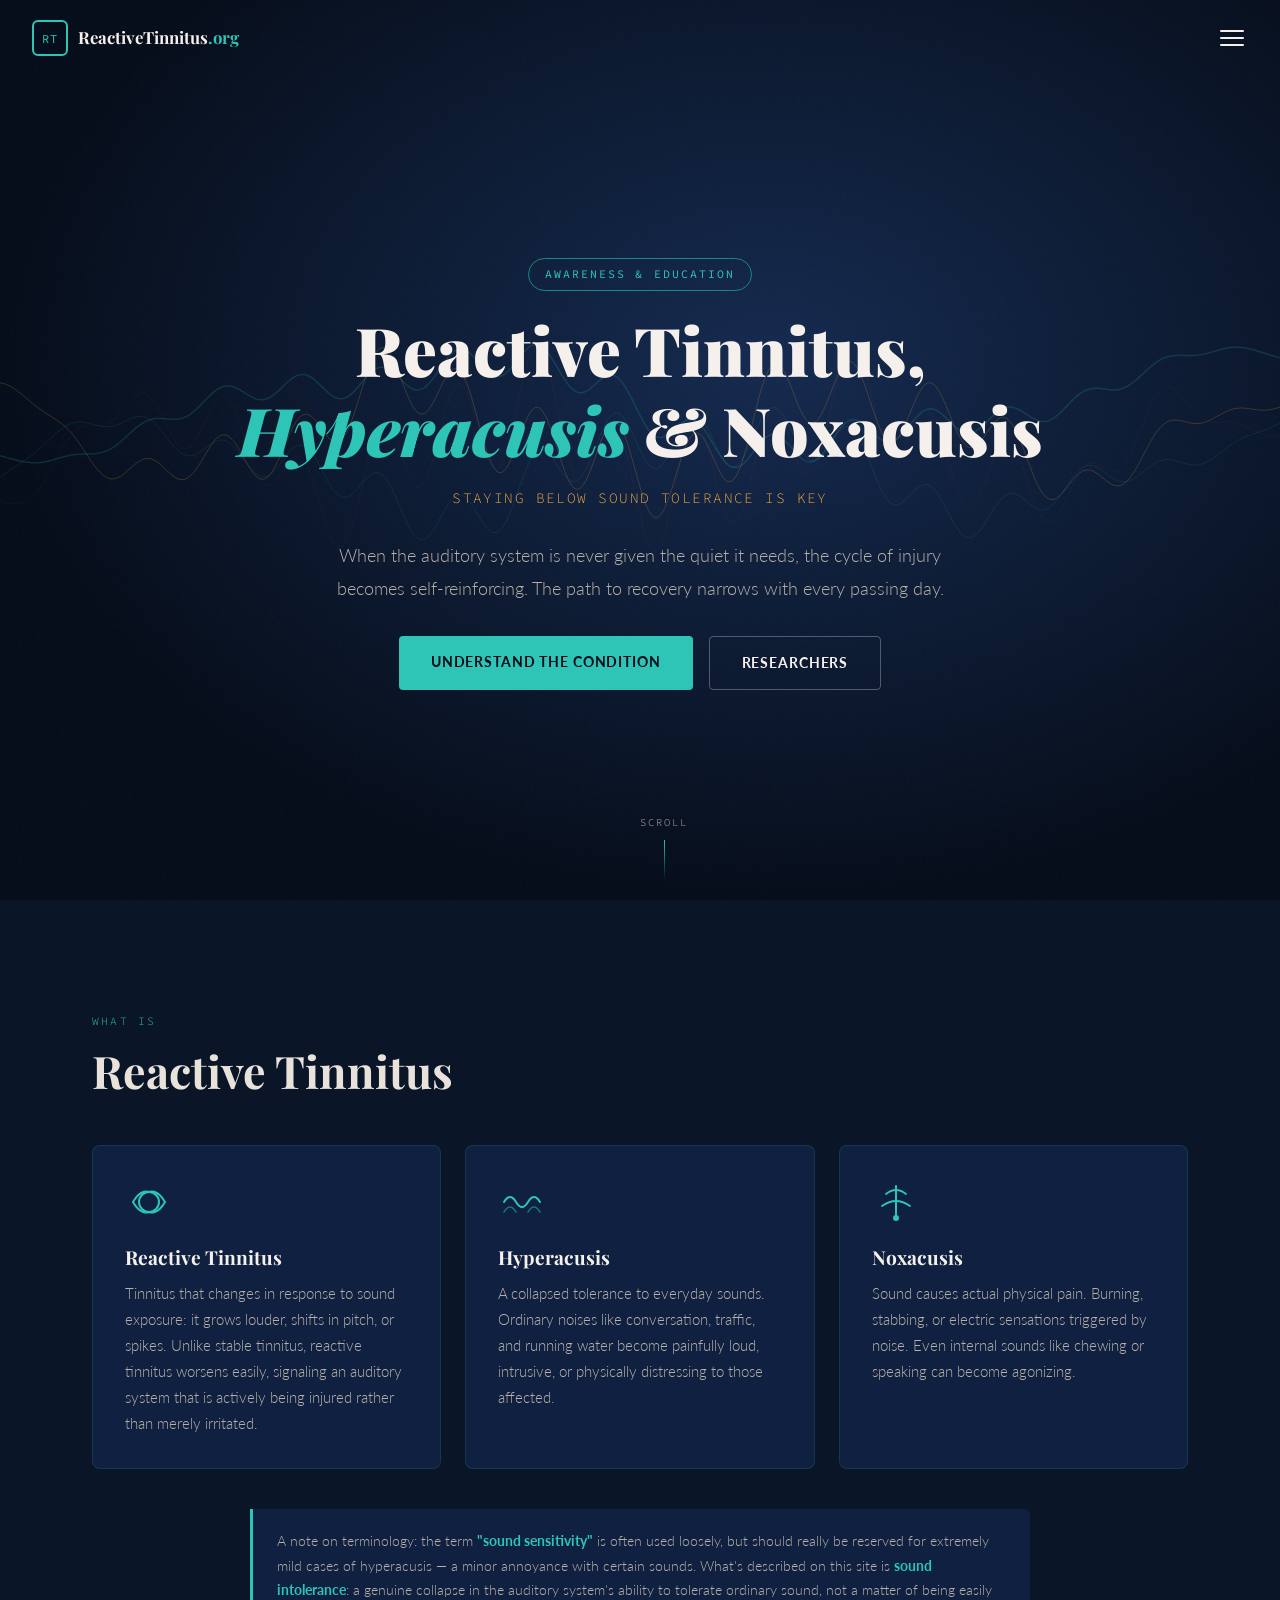
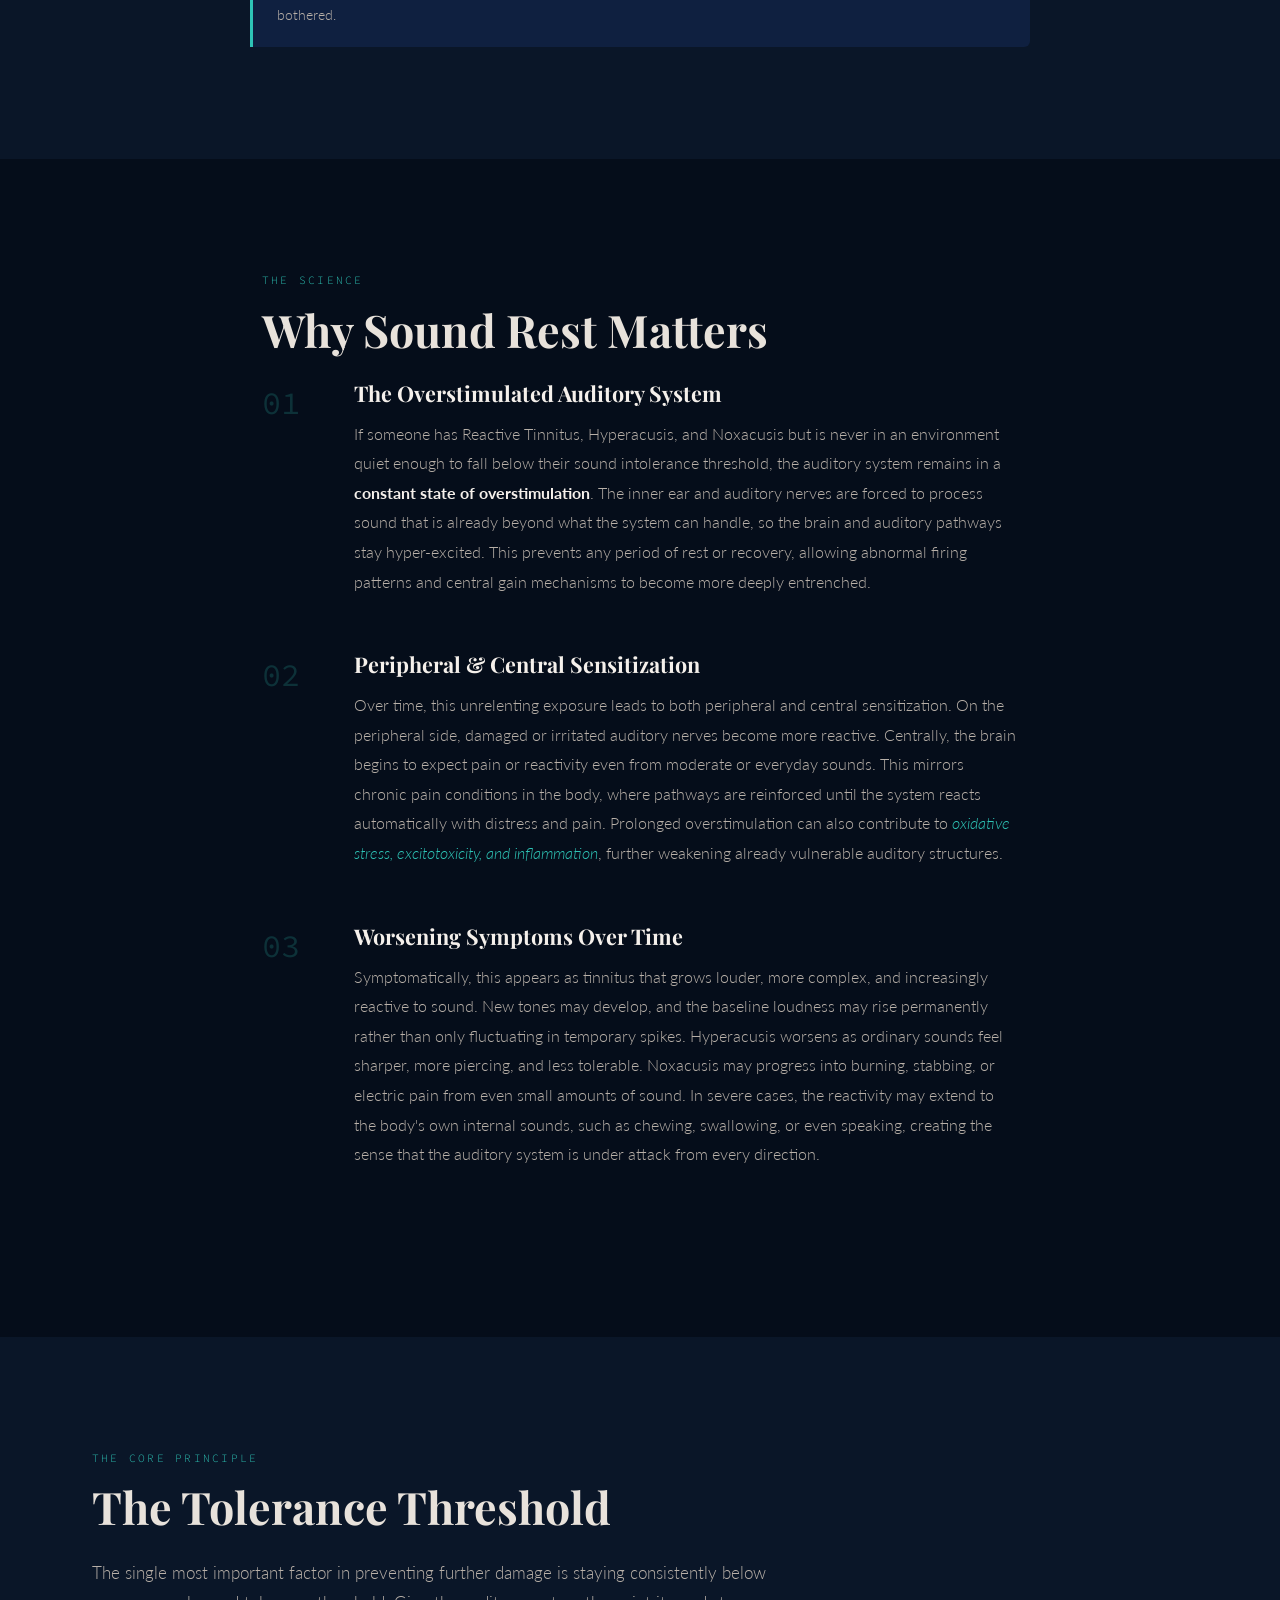
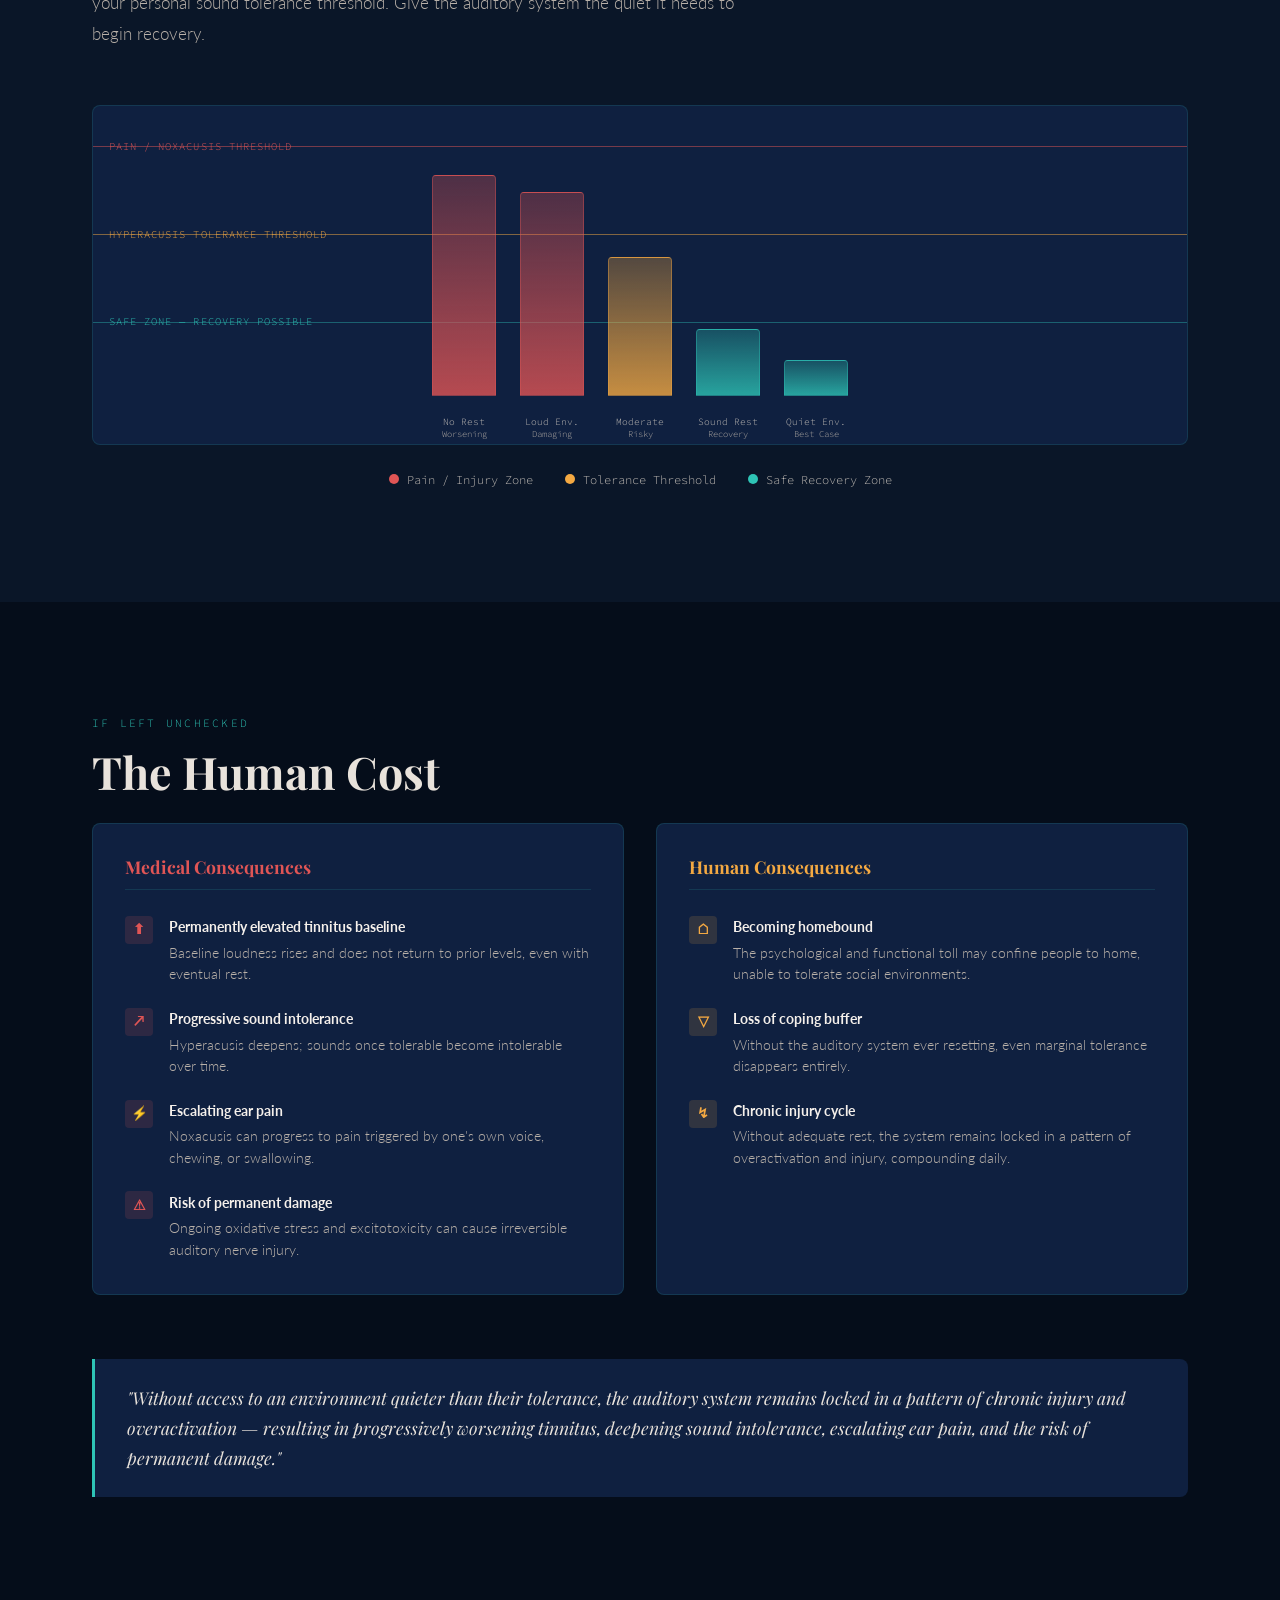
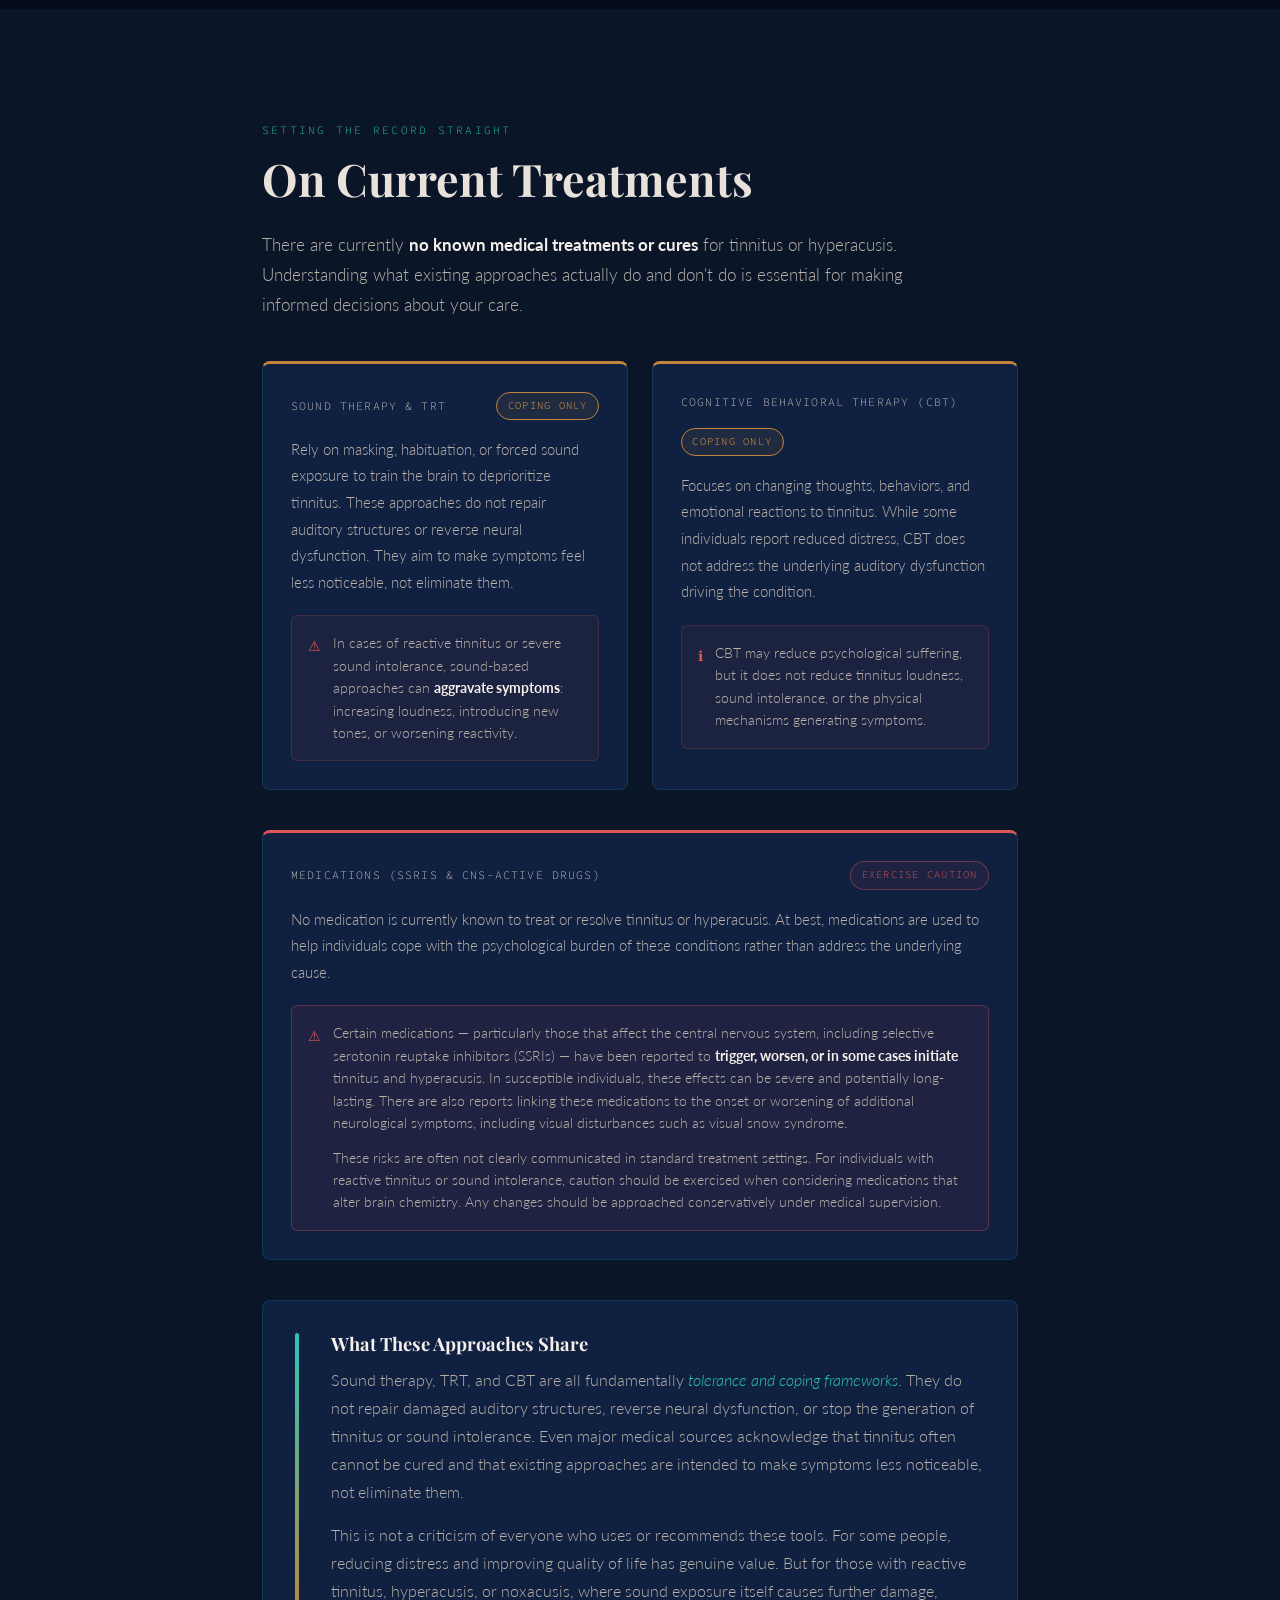
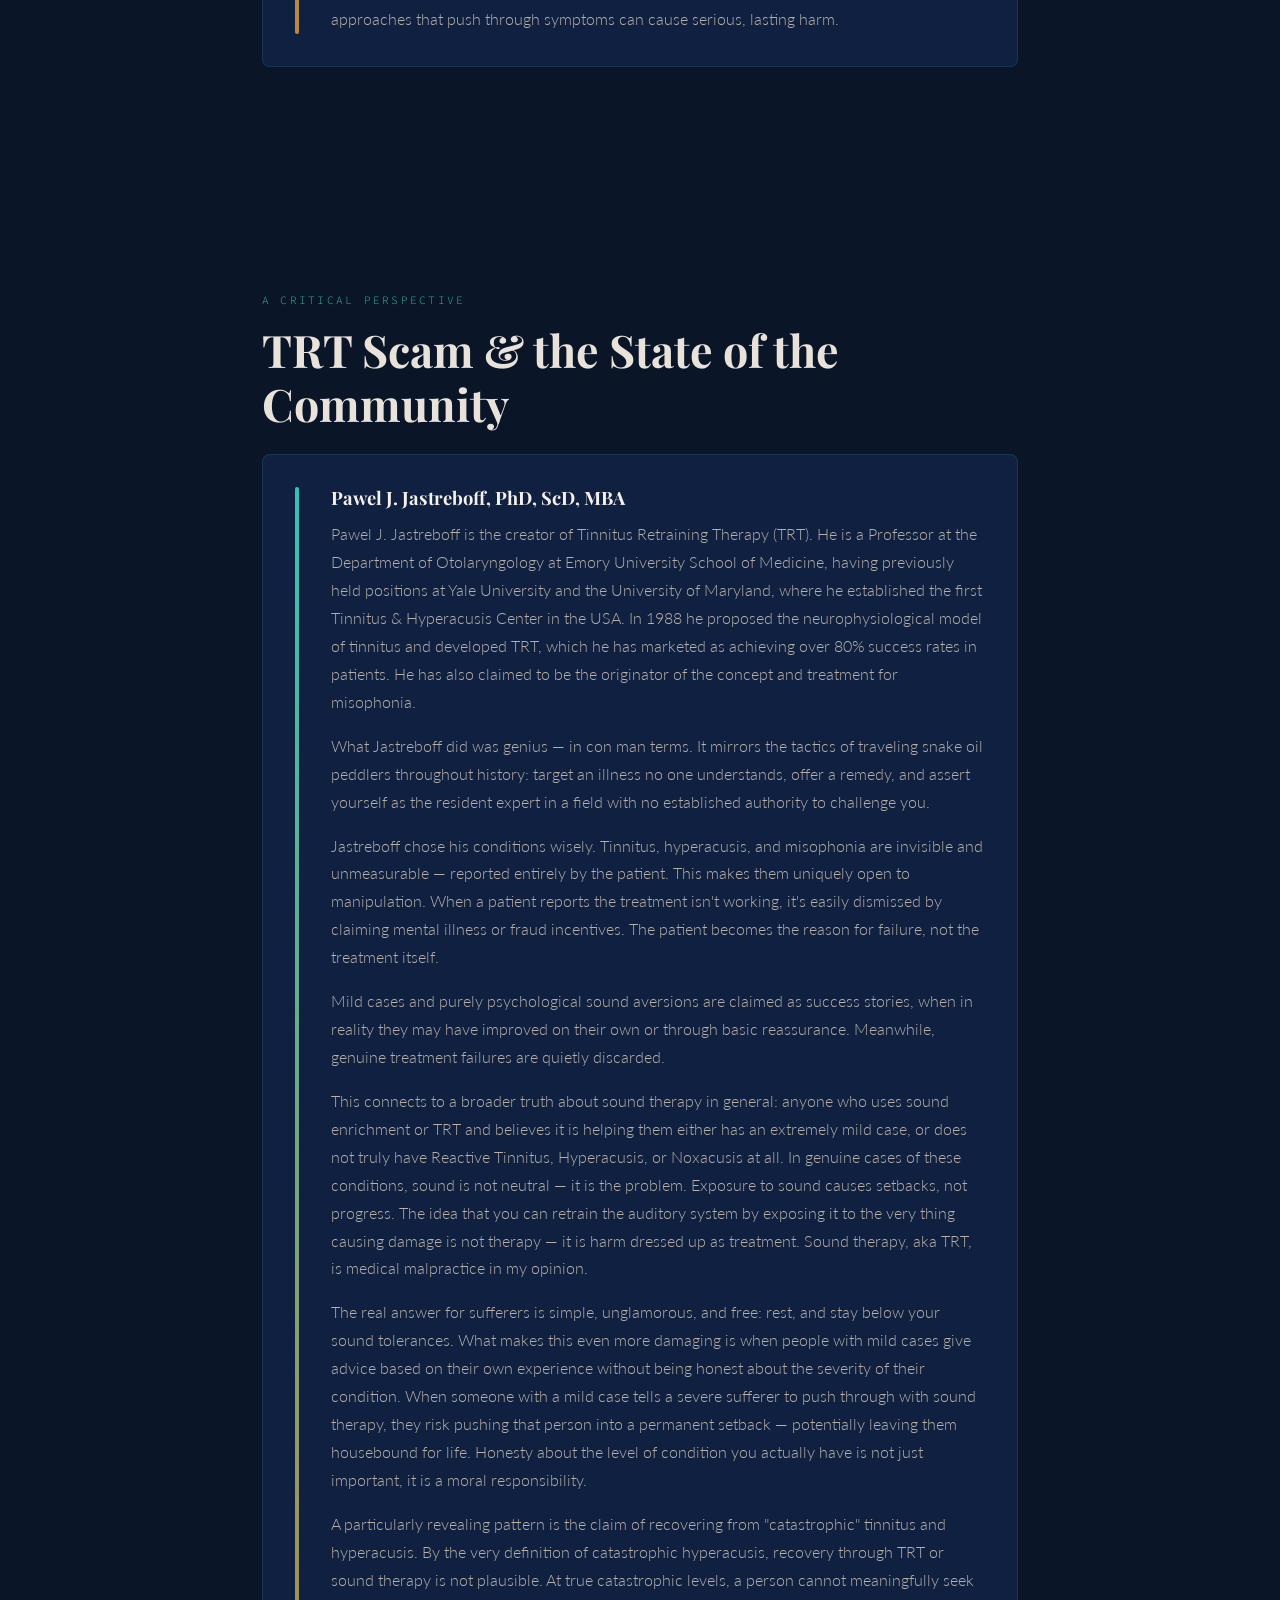
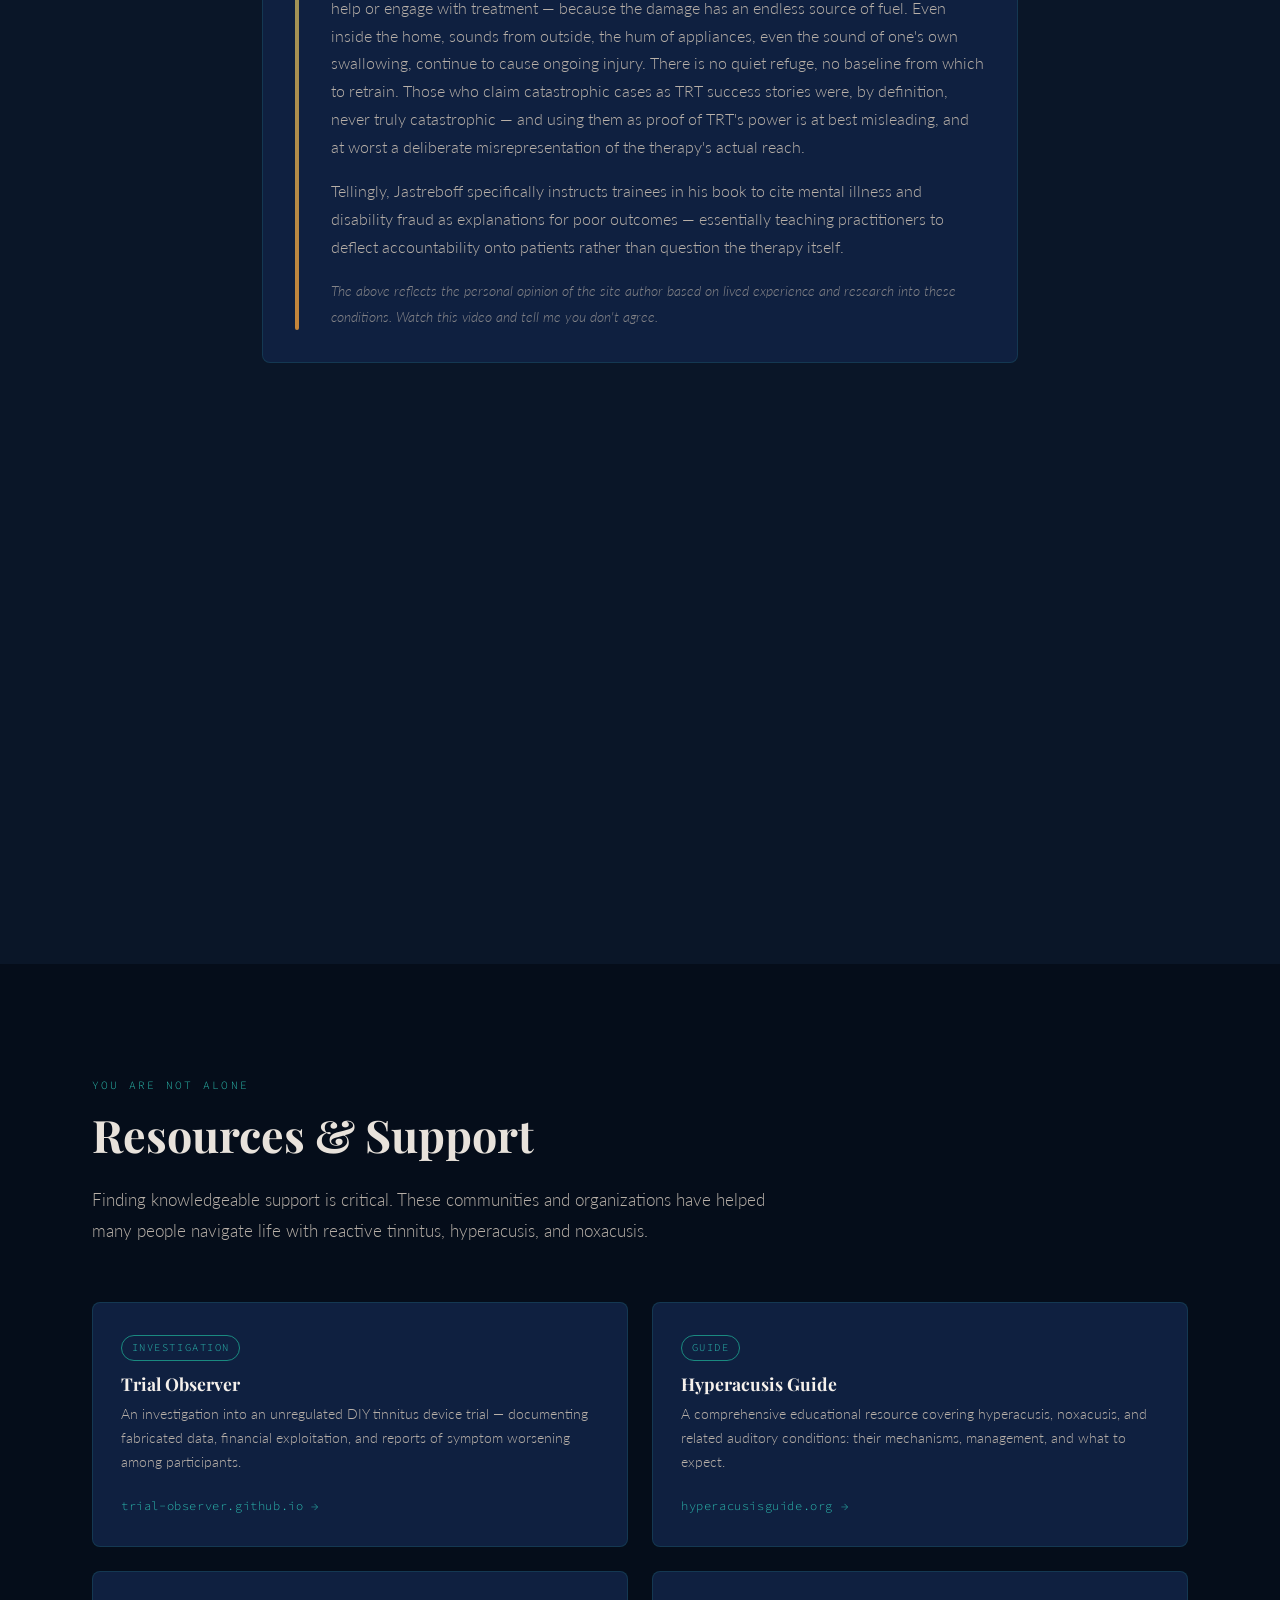
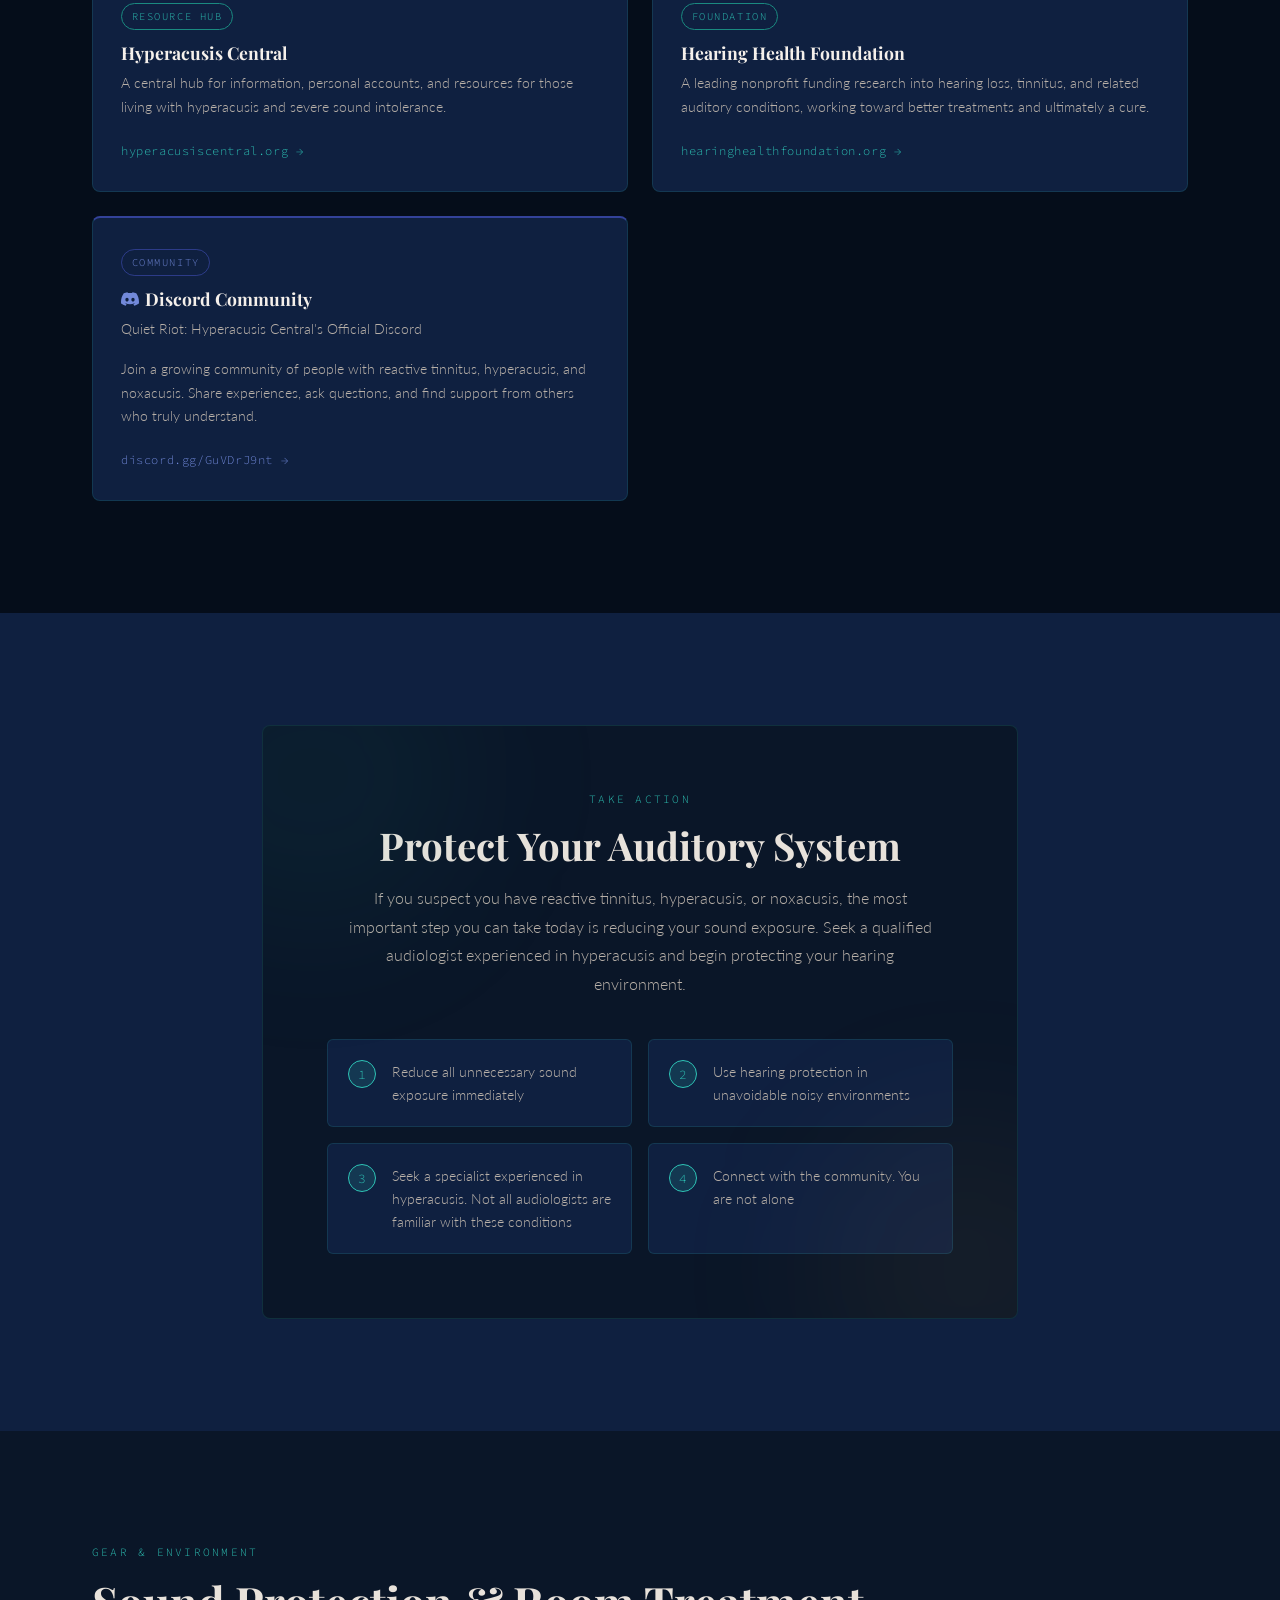
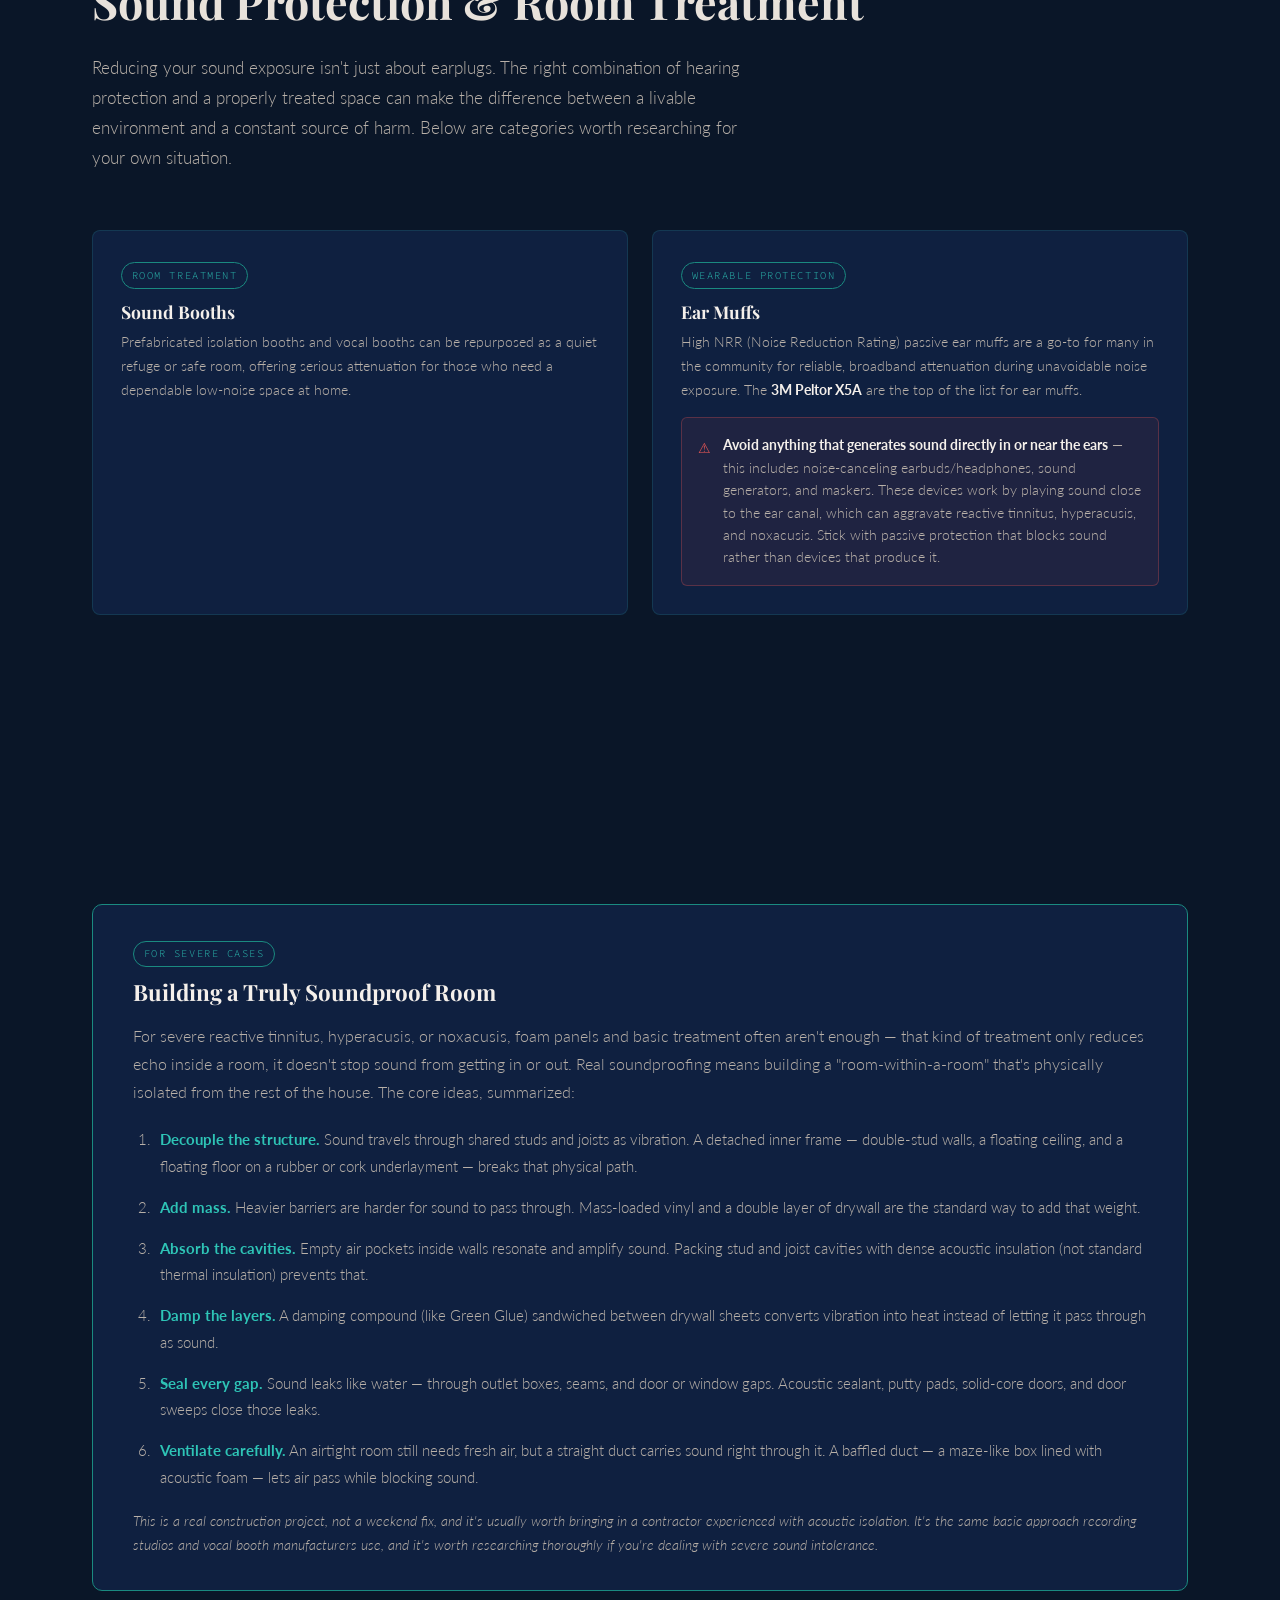
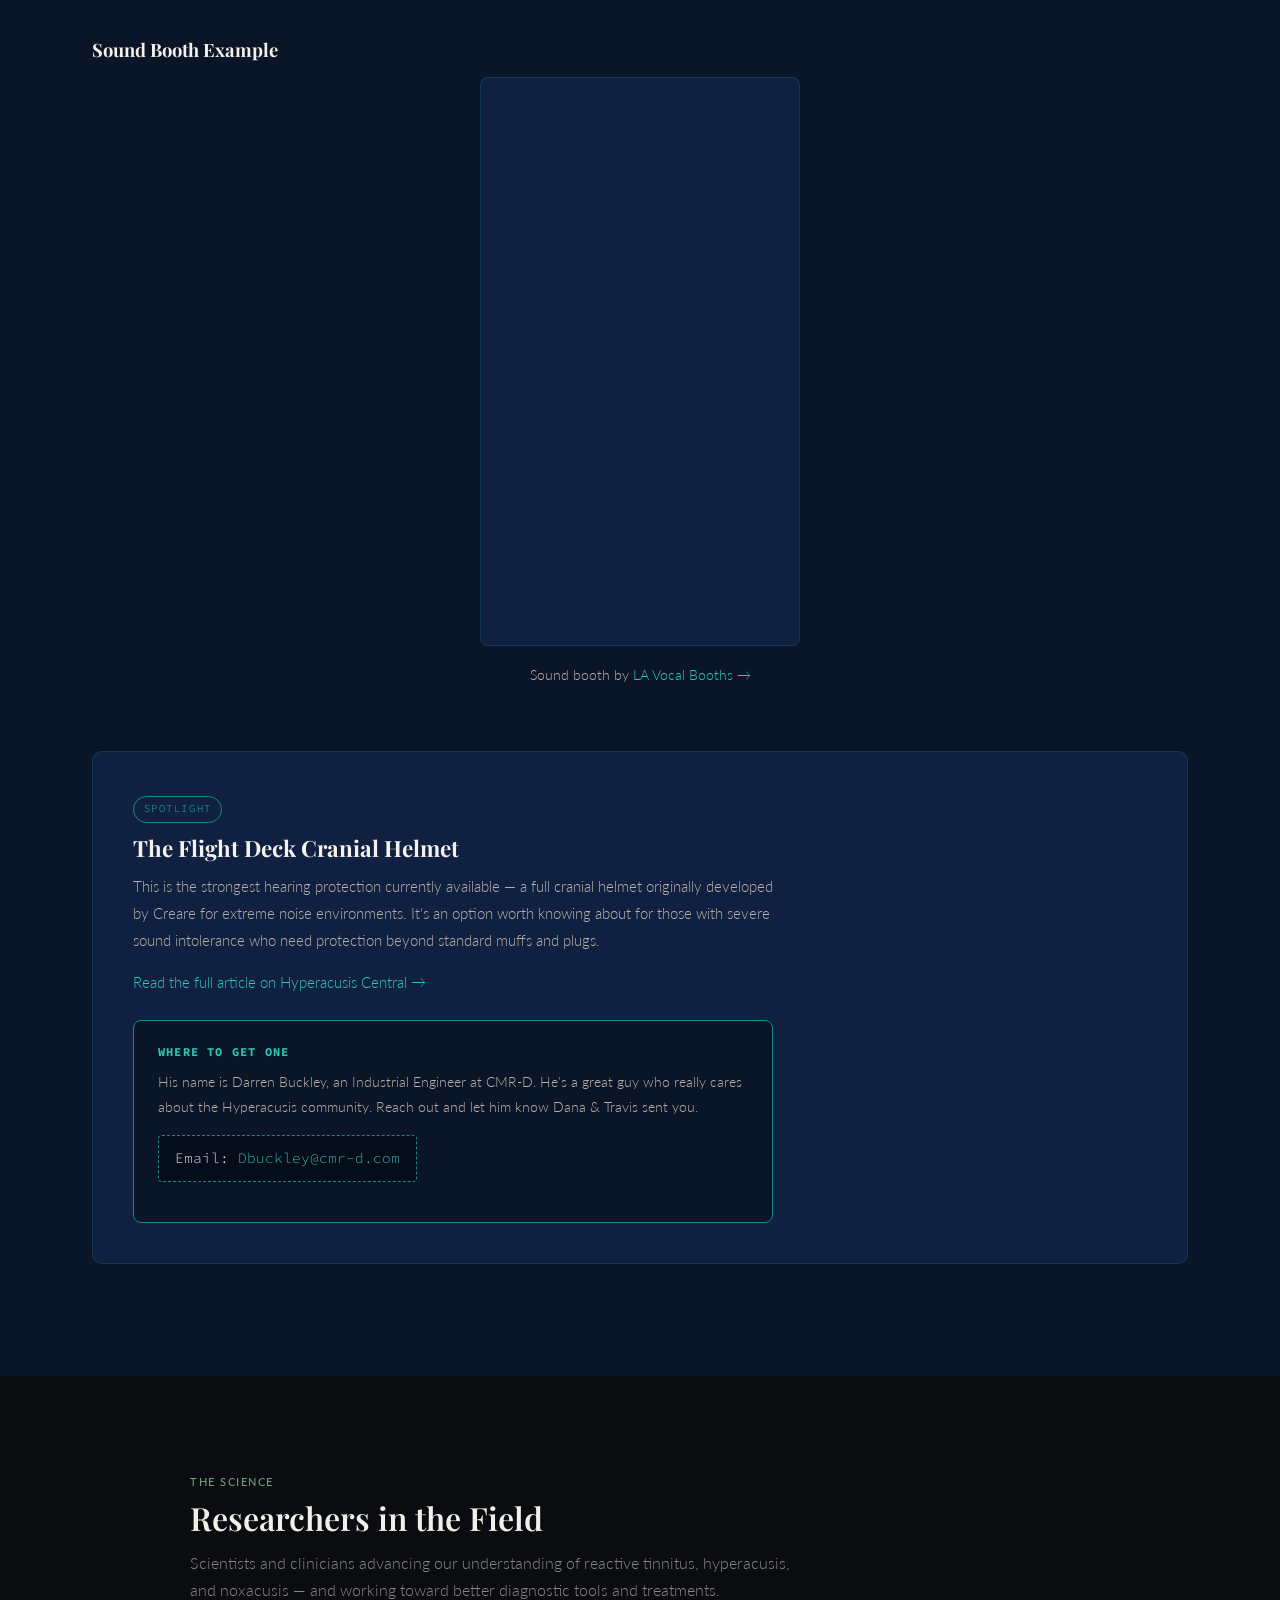
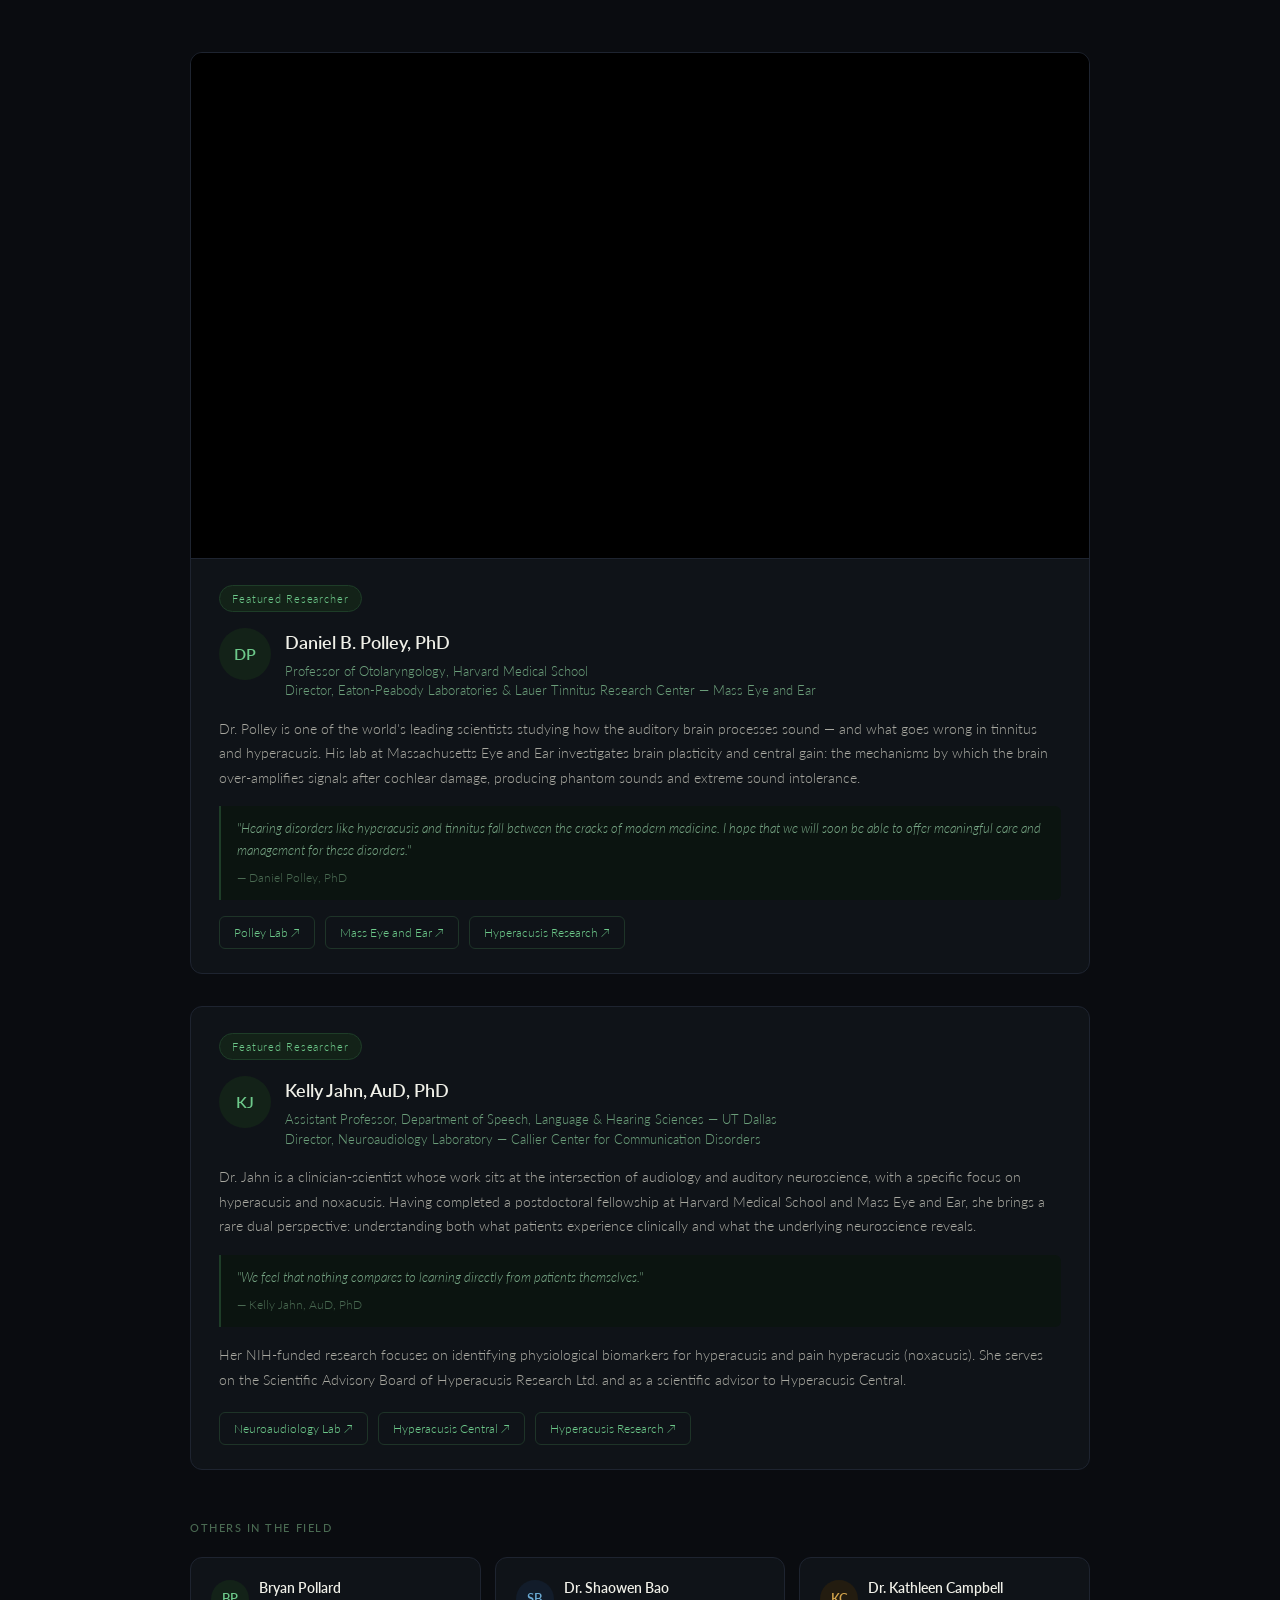
<file: index (3).html>
<!DOCTYPE html>
<html lang="en">
<head>
  <!-- Google tag (gtag.js) -->
<script async src="https://www.googletagmanager.com/gtag/js?id=G-5N8EYNH53C"></script>
<script>
  window.dataLayer = window.dataLayer || [];
  function gtag(){dataLayer.push(arguments);}
  gtag('js', new Date());
  gtag('config', 'G-5N8EYNH53C');
</script>
  <meta charset="UTF-8" />
  <meta name="viewport" content="width=device-width, initial-scale=1.0" />
  <title>ReactiveTinnitus.org — Awareness, Education & Support</title>
  <meta name="description" content="ReactiveTinnitus.org raises awareness about Reactive Tinnitus, Hyperacusis, and Noxacusis — conditions that demand sound protection and rest to prevent permanent auditory damage." />
  <link rel="stylesheet" href="style.css" />
  <link rel="preconnect" href="https://fonts.googleapis.com">
  <link rel="preconnect" href="https://fonts.gstatic.com" crossorigin>
  <link href="https://fonts.googleapis.com/css2?family=Playfair+Display:ital,wght@0,400;0,700;0,900;1,400&family=Source+Code+Pro:wght@300;400&family=Lato:wght@300;400;700&display=swap" rel="stylesheet">
</head>
<body>

  <!-- NAV -->
  <header class="site-header" id="site-header">
    <nav class="nav-inner">
      <a href="#" class="logo">
        <span class="logo-rt">RT</span>
        <span class="logo-text">ReactiveTinnitus<span class="logo-org">.org</span></span>
      </a>
      <ul class="nav-links">
        <li><a href="#about">About</a></li>
        <li><a href="#understanding">Understanding</a></li>
        <li><a href="#threshold">Threshold</a></li>
        <li><a href="#consequences">Consequences</a></li>
        <li><a href="#treatments">Treatments</a></li>
        <li><a href="#protection">Protection</a></li>
        <li><a href="#resources">Resources</a></li>
        <li><a href="#trt-scam">TRT</a></li>
      </ul>
      <a href="https://discord.gg/GuVDrJ9nt" target="_blank" rel="noopener" class="discord-btn">
        <svg class="discord-icon" viewBox="0 0 24 24" fill="currentColor" xmlns="http://www.w3.org/2000/svg">
          <path d="M20.317 4.37a19.791 19.791 0 0 0-4.885-1.515.074.074 0 0 0-.079.037c-.21.375-.444.864-.608 1.25a18.27 18.27 0 0 0-5.487 0 12.64 12.64 0 0 0-.617-1.25.077.077 0 0 0-.079-.037A19.736 19.736 0 0 0 3.677 4.37a.07.07 0 0 0-.032.027C.533 9.046-.32 13.58.099 18.057a.082.082 0 0 0 .031.057 19.9 19.9 0 0 0 5.993 3.03.078.078 0 0 0 .084-.028 14.09 14.09 0 0 0 1.226-1.994.076.076 0 0 0-.041-.106 13.107 13.107 0 0 1-1.872-.892.077.077 0 0 1-.008-.128 10.2 10.2 0 0 0 .372-.292.074.074 0 0 1 .077-.01c3.928 1.793 8.18 1.793 12.062 0a.074.074 0 0 1 .078.01c.12.098.246.198.373.292a.077.077 0 0 1-.006.127 12.299 12.299 0 0 1-1.873.892.077.077 0 0 0-.041.107c.36.698.772 1.362 1.225 1.993a.076.076 0 0 0 .084.028 19.839 19.839 0 0 0 6.002-3.03.077.077 0 0 0 .032-.054c.5-5.177-.838-9.674-3.549-13.66a.061.061 0 0 0-.031-.03zM8.02 15.33c-1.183 0-2.157-1.085-2.157-2.419 0-1.333.956-2.419 2.157-2.419 1.21 0 2.176 1.096 2.157 2.42 0 1.333-.956 2.418-2.157 2.418zm7.975 0c-1.183 0-2.157-1.085-2.157-2.419 0-1.333.955-2.419 2.157-2.419 1.21 0 2.176 1.096 2.157 2.42 0 1.333-.946 2.418-2.157 2.418z"/>
        </svg>
        <span class="discord-text">Join a community of like-minded folks</span>
      </a>
      <button class="nav-toggle" id="nav-toggle" aria-label="Toggle menu">
        <span></span><span></span><span></span>
      </button>
    </nav>
  </header>

  <!-- HERO -->
  <section class="hero" id="hero">
    <div class="hero-bg">
      <canvas id="waveCanvas"></canvas>
      <div class="hero-noise"></div>
    </div>
    <div class="hero-content">
      <div class="hero-badge">Awareness &amp; Education</div>
      <h1 class="hero-title">
        Reactive Tinnitus,<br />
        <em>Hyperacusis</em> &amp; Noxacusis
      </h1>
      <p class="hero-subtitle">
        Staying Below Sound Tolerance Is Key
      </p>
      <p class="hero-lead">
        When the auditory system is never given the quiet it needs, the cycle of injury becomes self-reinforcing. The path to recovery narrows with every passing day.
      </p>
      <div class="hero-actions">
        <a href="#understanding" class="btn btn-primary">Understand the Condition</a>
        <a href="#research" class="btn btn-ghost">Researchers</a>
      </div>
    </div>
    <div class="hero-scroll-hint" id="scrollHint">
      <span>Scroll</span>
      <div class="scroll-line"></div>
    </div>
  </section>

  <!-- WHAT IS -->
  <section class="section section-dark" id="about">
    <div class="container">
      <div class="section-label">What Is</div>
      <h2 class="section-title">Reactive Tinnitus</h2>
      <div class="cards-trio">
        <div class="card card-glow" data-animate>
          <div class="card-icon">
            <svg viewBox="0 0 48 48" fill="none" xmlns="http://www.w3.org/2000/svg">
              <circle cx="24" cy="24" r="10" stroke="currentColor" stroke-width="2"/>
              <path d="M24 14C24 14 16 10 8 24C16 38 24 34 24 34" stroke="currentColor" stroke-width="2" stroke-linecap="round"/>
              <path d="M24 14C24 14 32 10 40 24C32 38 24 34 24 34" stroke="currentColor" stroke-width="2" stroke-linecap="round"/>
            </svg>
          </div>
          <h3>Reactive Tinnitus</h3>
          <p>Tinnitus that changes in response to sound exposure: it grows louder, shifts in pitch, or spikes. Unlike stable tinnitus, reactive tinnitus worsens easily, signaling an auditory system that is actively being injured rather than merely irritated.</p>
        </div>
        <div class="card card-glow" data-animate>
          <div class="card-icon">
            <svg viewBox="0 0 48 48" fill="none" xmlns="http://www.w3.org/2000/svg">
              <path d="M6 24 Q12 14 18 24 Q24 34 30 24 Q36 14 42 24" stroke="currentColor" stroke-width="2" stroke-linecap="round" fill="none"/>
              <path d="M6 34 Q12 24 18 34" stroke="currentColor" stroke-width="1.5" stroke-linecap="round" opacity="0.5" fill="none"/>
              <path d="M30 34 Q36 24 42 34" stroke="currentColor" stroke-width="1.5" stroke-linecap="round" opacity="0.5" fill="none"/>
            </svg>
          </div>
          <h3>Hyperacusis</h3>
          <p>A collapsed tolerance to everyday sounds. Ordinary noises like conversation, traffic, and running water become painfully loud, intrusive, or physically distressing to those affected.</p>
        </div>
        <div class="card card-glow" data-animate>
          <div class="card-icon">
            <svg viewBox="0 0 48 48" fill="none" xmlns="http://www.w3.org/2000/svg">
              <path d="M24 8 L24 40" stroke="currentColor" stroke-width="2" stroke-linecap="round"/>
              <path d="M14 16 Q24 8 34 16" stroke="currentColor" stroke-width="2" stroke-linecap="round" fill="none"/>
              <path d="M10 28 Q24 18 38 28" stroke="currentColor" stroke-width="2" stroke-linecap="round" fill="none"/>
              <circle cx="24" cy="40" r="3" fill="currentColor"/>
            </svg>
          </div>
          <h3>Noxacusis</h3>
          <p> Sound causes actual physical pain. Burning, stabbing, or electric sensations triggered by noise. Even internal sounds like chewing or speaking can become agonizing.</p>
        </div>
      </div>
      <p class="terminology-note" data-animate>A note on terminology: the term <strong>"sound sensitivity"</strong> is often used loosely, but should really be reserved for extremely mild cases of hyperacusis — a minor annoyance with certain sounds. What's described on this site is <strong>sound intolerance</strong>: a genuine collapse in the auditory system's ability to tolerate ordinary sound, not a matter of being easily bothered.</p>
    </div>
  </section>

  <!-- MAIN CONTENT: THE SCIENCE -->
  <section class="section section-mid" id="understanding">
    <div class="container container-narrow">
      <div class="section-label">The Science</div>
      <h2 class="section-title">Why Sound Rest Matters</h2>

      <div class="prose-block" data-animate>
        <div class="prose-marker">01</div>
        <div class="prose-content">
          <h3>The Overstimulated Auditory System</h3>
          <p>
            If someone has Reactive Tinnitus, Hyperacusis, and Noxacusis but is never in an environment quiet enough to fall below their sound intolerance threshold, the auditory system remains in a <strong>constant state of overstimulation</strong>. The inner ear and auditory nerves are forced to process sound that is already beyond what the system can handle, so the brain and auditory pathways stay hyper-excited. This prevents any period of rest or recovery, allowing abnormal firing patterns and central gain mechanisms to become more deeply entrenched.
          </p>
        </div>
      </div>

      <div class="prose-block" data-animate>
        <div class="prose-marker">02</div>
        <div class="prose-content">
          <h3>Peripheral &amp; Central Sensitization</h3>
          <p>
            Over time, this unrelenting exposure leads to both peripheral and central sensitization. On the peripheral side, damaged or irritated auditory nerves become more reactive. Centrally, the brain begins to expect pain or reactivity even from moderate or everyday sounds. This mirrors chronic pain conditions in the body, where pathways are reinforced until the system reacts automatically with distress and pain. Prolonged overstimulation can also contribute to <em>oxidative stress, excitotoxicity, and inflammation</em>, further weakening already vulnerable auditory structures.
          </p>
        </div>
      </div>

      <div class="prose-block" data-animate>
        <div class="prose-marker">03</div>
        <div class="prose-content">
          <h3>Worsening Symptoms Over Time</h3>
          <p>
            Symptomatically, this appears as tinnitus that grows louder, more complex, and increasingly reactive to sound. New tones may develop, and the baseline loudness may rise permanently rather than only fluctuating in temporary spikes. Hyperacusis worsens as ordinary sounds feel sharper, more piercing, and less tolerable. Noxacusis may progress into burning, stabbing, or electric pain from even small amounts of sound. In severe cases, the reactivity may extend to the body's own internal sounds, such as chewing, swallowing, or even speaking, creating the sense that the auditory system is under attack from every direction.
          </p>
        </div>
      </div>
    </div>
  </section>

  <!-- THRESHOLD DIAGRAM -->
  <section class="section section-dark" id="threshold">
    <div class="container">
      <div class="section-label">The Core Principle</div>
      <h2 class="section-title">The Tolerance Threshold</h2>
      <p class="section-intro">The single most important factor in preventing further damage is staying consistently below your personal sound tolerance threshold. Give the auditory system the quiet it needs to begin recovery.</p>

      <div class="threshold-diagram" data-animate>
        <div class="threshold-chart">
          <div class="threshold-line threshold-line-danger">
            <span class="threshold-line-label">Pain / Noxacusis Threshold</span>
          </div>
          <div class="threshold-line threshold-line-warning">
            <span class="threshold-line-label">Hyperacusis Tolerance Threshold</span>
          </div>
          <div class="threshold-line threshold-line-safe">
            <span class="threshold-line-label">Safe Zone — Recovery Possible</span>
          </div>
          <div class="threshold-bars">
            <div class="t-bar-wrap">
              <div class="t-bar t-bar-bad" style="--h: 92%">
                <span class="t-bar-label">No Rest<br/><small>Worsening</small></span>
              </div>
            </div>
            <div class="t-bar-wrap">
              <div class="t-bar t-bar-bad" style="--h: 85%">
                <span class="t-bar-label">Loud Env.<br/><small>Damaging</small></span>
              </div>
            </div>
            <div class="t-bar-wrap">
              <div class="t-bar t-bar-mid" style="--h: 58%">
                <span class="t-bar-label">Moderate<br/><small>Risky</small></span>
              </div>
            </div>
            <div class="t-bar-wrap">
              <div class="t-bar t-bar-good" style="--h: 28%">
                <span class="t-bar-label">Sound Rest<br/><small>Recovery</small></span>
              </div>
            </div>
            <div class="t-bar-wrap">
              <div class="t-bar t-bar-good" style="--h: 15%">
                <span class="t-bar-label">Quiet Env.<br/><small>Best Case</small></span>
              </div>
            </div>
          </div>
        </div>
        <div class="threshold-key">
          <div class="key-item"><span class="key-dot key-danger"></span> Pain / Injury Zone</div>
          <div class="key-item"><span class="key-dot key-warning"></span> Tolerance Threshold</div>
          <div class="key-item"><span class="key-dot key-safe"></span> Safe Recovery Zone</div>
        </div>
      </div>
    </div>
  </section>

  <!-- CONSEQUENCES -->
  <section class="section section-mid" id="consequences">
    <div class="container">
      <div class="section-label">If Left Unchecked</div>
      <h2 class="section-title">The Human Cost</h2>

      <div class="two-col">
        <div class="col-block" data-animate>
          <h3 class="col-block-title col-title-medical">Medical Consequences</h3>
          <ul class="impact-list">
            <li>
              <span class="impact-icon impact-red">⬆</span>
              <div>
                <strong>Permanently elevated tinnitus baseline</strong>
                <p>Baseline loudness rises and does not return to prior levels, even with eventual rest.</p>
              </div>
            </li>
            <li>
              <span class="impact-icon impact-red">↗</span>
              <div>
                <strong>Progressive sound intolerance</strong>
                <p>Hyperacusis deepens; sounds once tolerable become intolerable over time.</p>
              </div>
            </li>
            <li>
              <span class="impact-icon impact-red">⚡</span>
              <div>
                <strong>Escalating ear pain</strong>
                <p>Noxacusis can progress to pain triggered by one's own voice, chewing, or swallowing.</p>
              </div>
            </li>
            <li>
              <span class="impact-icon impact-red">⚠</span>
              <div>
                <strong>Risk of permanent damage</strong>
                <p>Ongoing oxidative stress and excitotoxicity can cause irreversible auditory nerve injury.</p>
              </div>
            </li>
          </ul>
        </div>
        <div class="col-block" data-animate>
          <h3 class="col-block-title col-title-human">Human Consequences</h3>
          <ul class="impact-list">
            <li>
              <span class="impact-icon impact-amber">⌂</span>
              <div>
                <strong>Becoming homebound</strong>
                <p>The psychological and functional toll may confine people to home, unable to tolerate social environments.</p>
              </div>
            </li>
            <li>
              <span class="impact-icon impact-amber">▽</span>
              <div>
                <strong>Loss of coping buffer</strong>
                <p>Without the auditory system ever resetting, even marginal tolerance disappears entirely.</p>
              </div>
            </li>
            <li>
              <span class="impact-icon impact-amber">↯</span>
              <div>
                <strong>Chronic injury cycle</strong>
                <p>Without adequate rest, the system remains locked in a pattern of overactivation and injury, compounding daily.</p>
              </div>
            </li>
          </ul>
        </div>
      </div>

      <blockquote class="pull-quote" data-animate>
        "Without access to an environment quieter than their tolerance, the auditory system remains locked in a pattern of chronic injury and overactivation — resulting in progressively worsening tinnitus, deepening sound intolerance, escalating ear pain, and the risk of permanent damage."
      </blockquote>
    </div>
  </section>

  <!-- TREATMENTS -->
  <section class="section section-dark" id="treatments">
    <div class="container container-narrow">
      <div class="section-label">Setting the Record Straight</div>
      <h2 class="section-title">On Current Treatments</h2>

      <div class="treatment-intro" data-animate>
        <p class="section-intro" style="margin-bottom: 0;">There are currently <strong>no known medical treatments or cures</strong> for tinnitus or hyperacusis. Understanding what existing approaches actually do and don't do is essential for making informed decisions about your care.</p>
      </div>

      <div class="treatment-grid" data-animate>
        <div class="treatment-card treatment-card-caution">
          <div class="treatment-card-header">
            <span class="treatment-tag">Sound Therapy &amp; TRT</span>
            <span class="treatment-verdict verdict-caution">Coping Only</span>
          </div>
          <p>Rely on masking, habituation, or forced sound exposure to train the brain to deprioritize tinnitus. These approaches do not repair auditory structures or reverse neural dysfunction. They aim to make symptoms feel less noticeable, not eliminate them.</p>
          <div class="treatment-warning">
            <span class="treatment-warning-icon">⚠</span>
            <p>In cases of reactive tinnitus or severe sound intolerance, sound-based approaches can <strong>aggravate symptoms</strong>: increasing loudness, introducing new tones, or worsening reactivity.</p>
          </div>
        </div>

        <div class="treatment-card treatment-card-caution">
          <div class="treatment-card-header">
            <span class="treatment-tag">Cognitive Behavioral Therapy (CBT)</span>
            <span class="treatment-verdict verdict-caution">Coping Only</span>
          </div>
          <p>Focuses on changing thoughts, behaviors, and emotional reactions to tinnitus. While some individuals report reduced distress, CBT does not address the underlying auditory dysfunction driving the condition.</p>
          <div class="treatment-warning">
            <span class="treatment-warning-icon">ℹ</span>
            <p>CBT may reduce psychological suffering, but it does not reduce tinnitus loudness, sound intolerance, or the physical mechanisms generating symptoms.</p>
          </div>
        </div>
      </div>

      <div class="treatment-card treatment-card-danger treatment-card-full" data-animate>
        <div class="treatment-card-header">
          <span class="treatment-tag">Medications (SSRIs &amp; CNS-Active Drugs)</span>
          <span class="treatment-verdict verdict-danger">Exercise Caution</span>
        </div>
        <p>No medication is currently known to treat or resolve tinnitus or hyperacusis. At best, medications are used to help individuals cope with the psychological burden of these conditions rather than address the underlying cause.</p>
        <div class="treatment-warning treatment-warning-danger">
          <span class="treatment-warning-icon">⚠</span>
          <div>
            <p>Certain medications — particularly those that affect the central nervous system, including selective serotonin reuptake inhibitors (SSRIs) — have been reported to <strong>trigger, worsen, or in some cases initiate</strong> tinnitus and hyperacusis. In susceptible individuals, these effects can be severe and potentially long-lasting. There are also reports linking these medications to the onset or worsening of additional neurological symptoms, including visual disturbances such as visual snow syndrome.</p>
            <p>These risks are often not clearly communicated in standard treatment settings. For individuals with reactive tinnitus or sound intolerance, caution should be exercised when considering medications that alter brain chemistry. Any changes should be approached conservatively under medical supervision.</p>
          </div>
        </div>
      </div>

      <div class="treatment-statement" data-animate>
        <div class="treatment-statement-bar"></div>
        <div class="treatment-statement-body">
          <h3>What These Approaches Share</h3>
          <p>Sound therapy, TRT, and CBT are all fundamentally <em>tolerance and coping frameworks</em>. They do not repair damaged auditory structures, reverse neural dysfunction, or stop the generation of tinnitus or sound intolerance. Even major medical sources acknowledge that tinnitus often cannot be cured and that existing approaches are intended to make symptoms less noticeable, not eliminate them.</p>
          <p>This is not a criticism of everyone who uses or recommends these tools. For some people, reducing distress and improving quality of life has genuine value. But for those with reactive tinnitus, hyperacusis, or noxacusis, where sound exposure itself causes further damage, approaches that push through symptoms can cause serious, lasting harm.</p>
        </div>
      </div>
    </div>
  </section>
  <!-- TRT SCAM -->
<section class="section section-dark" id="trt-scam">
  <div class="container container-narrow">
    <div class="section-label">A Critical Perspective</div>
    <h2 class="section-title">TRT Scam &amp; the State of the Community</h2>

    <div class="treatment-statement" data-animate>
      <div class="treatment-statement-bar"></div>
      <div class="treatment-statement-body">
        <h3>Pawel J. Jastreboff, PhD, ScD, MBA</h3>
        <p>Pawel J. Jastreboff is the creator of Tinnitus Retraining Therapy (TRT). He is a Professor at the Department of Otolaryngology at Emory University School of Medicine, having previously held positions at Yale University and the University of Maryland, where he established the first Tinnitus &amp; Hyperacusis Center in the USA. In 1988 he proposed the neurophysiological model of tinnitus and developed TRT, which he has marketed as achieving over 80% success rates in patients. He has also claimed to be the originator of the concept and treatment for misophonia.</p>

        <p>What Jastreboff did was genius — in con man terms. It mirrors the tactics of traveling snake oil peddlers throughout history: target an illness no one understands, offer a remedy, and assert yourself as the resident expert in a field with no established authority to challenge you.</p>

        <p>Jastreboff chose his conditions wisely. Tinnitus, hyperacusis, and misophonia are invisible and unmeasurable — reported entirely by the patient. This makes them uniquely open to manipulation. When a patient reports the treatment isn't working, it's easily dismissed by claiming mental illness or fraud incentives. The patient becomes the reason for failure, not the treatment itself.</p>

        <p>Mild cases and purely psychological sound aversions are claimed as success stories, when in reality they may have improved on their own or through basic reassurance. Meanwhile, genuine treatment failures are quietly discarded.</p>

        <p>This connects to a broader truth about sound therapy in general: anyone who uses sound enrichment or TRT and believes it is helping them either has an extremely mild case, or does not truly have Reactive Tinnitus, Hyperacusis, or Noxacusis at all. In genuine cases of these conditions, sound is not neutral — it is the problem. Exposure to sound causes setbacks, not progress. The idea that you can retrain the auditory system by exposing it to the very thing causing damage is not therapy — it is harm dressed up as treatment. Sound therapy, aka TRT, is medical malpractice in my opinion.</p>

        <p>The real answer for sufferers is simple, unglamorous, and free: rest, and stay below your sound tolerances. What makes this even more damaging is when people with mild cases give advice based on their own experience without being honest about the severity of their condition. When someone with a mild case tells a severe sufferer to push through with sound therapy, they risk pushing that person into a permanent setback — potentially leaving them housebound for life. Honesty about the level of condition you actually have is not just important, it is a moral responsibility.</p>

        <p>A particularly revealing pattern is the claim of recovering from "catastrophic" tinnitus and hyperacusis. By the very definition of catastrophic hyperacusis, recovery through TRT or sound therapy is not plausible. At true catastrophic levels, a person cannot meaningfully seek help or engage with treatment — because the damage has an endless source of fuel. Even inside the home, sounds from outside, the hum of appliances, even the sound of one's own swallowing, continue to cause ongoing injury. There is no quiet refuge, no baseline from which to retrain. Those who claim catastrophic cases as TRT success stories were, by definition, never truly catastrophic — and using them as proof of TRT's power is at best misleading, and at worst a deliberate misrepresentation of the therapy's actual reach.</p>

        <p>Tellingly, Jastreboff specifically instructs trainees in his book to cite mental illness and disability fraud as explanations for poor outcomes — essentially teaching practitioners to deflect accountability onto patients rather than question the therapy itself.</p>

        <p style="font-style:italic;opacity:0.7;font-size:0.9rem;">The above reflects the personal opinion of the site author based on lived experience and research into these conditions. Watch this video and tell me you don't agree.</p>
      </div>
    </div>

    <div style="position: relative; padding-bottom: 56.25%; height: 0; overflow: hidden; max-width: 100%; margin: 2rem 0;">
      <iframe
        src="https://www.youtube.com/embed/11SUmiq3UCU"
        title="TRT & Tinnitus Discussion"
        frameborder="0"
        allow="accelerometer; autoplay; clipboard-write; encrypted-media; gyroscope; picture-in-picture; web-share"
        allowfullscreen
        style="position: absolute; top: 0; left: 0; width: 100%; height: 100%;">
      </iframe>
    </div>
 </div>
</section>
  <!-- RESOURCES -->
  <section class="section section-mid" id="resources">
    <div class="container">
      <div class="section-label">You Are Not Alone</div>
      <h2 class="section-title">Resources &amp; Support</h2>
      <p class="section-intro">Finding knowledgeable support is critical. These communities and organizations have helped many people navigate life with reactive tinnitus, hyperacusis, and noxacusis.</p>

      <div class="resources-grid">
        <a href="https://trial-observer.github.io/site/" target="_blank" rel="noopener" class="resource-card" data-animate>
          <div class="resource-card-top">
            <span class="resource-tag">Investigation</span>
          </div>
          <h3>Trial Observer</h3>
          <p>An investigation into an unregulated DIY tinnitus device trial — documenting fabricated data, financial exploitation, and reports of symptom worsening among participants.</p>
          <span class="resource-link">trial-observer.github.io →</span>
        </a>
        <a href="https://hyperacusisguide.org/" target="_blank" rel="noopener" class="resource-card" data-animate>
          <div class="resource-card-top">
            <span class="resource-tag">Guide</span>
          </div>
          <h3>Hyperacusis Guide</h3>
          <p>A comprehensive educational resource covering hyperacusis, noxacusis, and related auditory conditions: their mechanisms, management, and what to expect.</p>
          <span class="resource-link">hyperacusisguide.org →</span>
        </a>
        <a href="https://hyperacusiscentral.org/" target="_blank" rel="noopener" class="resource-card" data-animate>
          <div class="resource-card-top">
            <span class="resource-tag">Resource Hub</span>
          </div>
          <h3>Hyperacusis Central</h3>
          <p>A central hub for information, personal accounts, and resources for those living with hyperacusis and severe sound intolerance.</p>
          <span class="resource-link">hyperacusiscentral.org →</span>
        </a>
        <a href="https://hearinghealthfoundation.org/" target="_blank" rel="noopener" class="resource-card" data-animate>
          <div class="resource-card-top">
            <span class="resource-tag">Foundation</span>
          </div>
          <h3>Hearing Health Foundation</h3>
          <p>A leading nonprofit funding research into hearing loss, tinnitus, and related auditory conditions, working toward better treatments and ultimately a cure.</p>
          <span class="resource-link">hearinghealthfoundation.org →</span>
        </a>
        <a href="https://discord.gg/GuVDrJ9nt" target="_blank" rel="noopener" class="resource-card resource-card-discord" data-animate>
          <div class="resource-card-top">
            <span class="resource-tag">Community</span>
          </div>
          <h3>
            <svg class="resource-discord-icon" viewBox="0 0 24 24" fill="currentColor" xmlns="http://www.w3.org/2000/svg">
              <path d="M20.317 4.37a19.791 19.791 0 0 0-4.885-1.515.074.074 0 0 0-.079.037c-.21.375-.444.864-.608 1.25a18.27 18.27 0 0 0-5.487 0 12.64 12.64 0 0 0-.617-1.25.077.077 0 0 0-.079-.037A19.736 19.736 0 0 0 3.677 4.37a.07.07 0 0 0-.032.027C.533 9.046-.32 13.58.099 18.057a.082.082 0 0 0 .031.057 19.9 19.9 0 0 0 5.993 3.03.078.078 0 0 0 .084-.028 14.09 14.09 0 0 0 1.226-1.994.076.076 0 0 0-.041-.106 13.107 13.107 0 0 1-1.872-.892.077.077 0 0 1-.008-.128 10.2 10.2 0 0 0 .372-.292.074.074 0 0 1 .077-.01c3.928 1.793 8.18 1.793 12.062 0a.074.074 0 0 1 .078.01c.12.098.246.198.373.292a.077.077 0 0 1-.006.127 12.299 12.299 0 0 1-1.873.892.077.077 0 0 0-.041.107c.36.698.772 1.362 1.225 1.993a.076.076 0 0 0 .084.028 19.839 19.839 0 0 0 6.002-3.03.077.077 0 0 0 .032-.054c.5-5.177-.838-9.674-3.549-13.66a.061.061 0 0 0-.031-.03zM8.02 15.33c-1.183 0-2.157-1.085-2.157-2.419 0-1.333.956-2.419 2.157-2.419 1.21 0 2.176 1.096 2.157 2.42 0 1.333-.956 2.418-2.157 2.418zm7.975 0c-1.183 0-2.157-1.085-2.157-2.419 0-1.333.955-2.419 2.157-2.419 1.21 0 2.176 1.096 2.157 2.42 0 1.333-.946 2.418-2.157 2.418z"/>
            </svg>
            Discord Community
          </h3>
          <p>Quiet Riot: Hyperacusis Central's Official Discord</p>
          <p>Join a growing community of people with reactive tinnitus, hyperacusis, and noxacusis. Share experiences, ask questions, and find support from others who truly understand.</p>
          <span class="resource-link">discord.gg/GuVDrJ9nt →</span>
        </a>
      </div>
    </div>
  </section>
<!-- PROTECT YOUR HEARING -->
  <section class="section section-cta">
    <div class="container container-narrow">
      <div class="cta-block" data-animate>
        <div class="cta-wave-left"></div>
        <div class="cta-wave-right"></div>
        <div class="section-label">Take Action</div>
        <h2>Protect Your Auditory System</h2>
        <p>If you suspect you have reactive tinnitus, hyperacusis, or noxacusis, the most important step you can take today is reducing your sound exposure. Seek a qualified audiologist experienced in hyperacusis and begin protecting your hearing environment.</p>
        <div class="cta-steps">
          <div class="cta-step">
            <span class="cta-step-num">1</span>
            <p>Reduce all unnecessary sound exposure immediately</p>
          </div>
          <div class="cta-step">
            <span class="cta-step-num">2</span>
            <p>Use hearing protection in unavoidable noisy environments</p>
          </div>
          <div class="cta-step">
            <span class="cta-step-num">3</span>
            <p>Seek a specialist experienced in hyperacusis. Not all audiologists are familiar with these conditions</p>
          </div>
          <div class="cta-step">
            <span class="cta-step-num">4</span>
            <p>Connect with the community. You are not alone</p>
          </div>
        </div>
      </div>
    </div>
  </section>


  <!-- SOUND PROTECTION & ROOM TREATMENT -->
  <section class="section section-dark" id="protection">
    <div class="container">
      <div class="section-label">Gear &amp; Environment</div>
      <h2 class="section-title">Sound Protection &amp; Room Treatment</h2>
      <p class="section-intro">Reducing your sound exposure isn't just about earplugs. The right combination of hearing protection and a properly treated space can make the difference between a livable environment and a constant source of harm. Below are categories worth researching for your own situation.</p>

      <div class="resources-grid protection-grid">
        <div class="resource-card protection-card" data-animate>
          <div class="resource-card-top">
            <span class="resource-tag">Room Treatment</span>
          </div>
          <h3>Sound Booths</h3>
          <p>Prefabricated isolation booths and vocal booths can be repurposed as a quiet refuge or safe room, offering serious attenuation for those who need a dependable low-noise space at home.</p>
        </div>
        <div class="resource-card protection-card" data-animate>
          <div class="resource-card-top">
            <span class="resource-tag">Wearable Protection</span>
          </div>
          <h3>Ear Muffs</h3>
          <p>High NRR (Noise Reduction Rating) passive ear muffs are a go-to for many in the community for reliable, broadband attenuation during unavoidable noise exposure. The <strong>3M Peltor X5A</strong> are the top of the list for ear muffs.</p>
          <div class="treatment-warning treatment-warning-danger" style="margin-top:1rem;">
            <span class="treatment-warning-icon">⚠</span>
            <p><strong>Avoid anything that generates sound directly in or near the ears</strong> — this includes noise-canceling earbuds/headphones, sound generators, and maskers. These devices work by playing sound close to the ear canal, which can aggravate reactive tinnitus, hyperacusis, and noxacusis. Stick with passive protection that blocks sound rather than devices that produce it.</p>
          </div>
        </div>
        <div class="resource-card protection-card" data-animate>
          <div class="resource-card-top">
            <span class="resource-tag">Wearable Protection</span>
          </div>
          <h3>Ear Plugs</h3>
          <p>From foam plugs to custom-molded musician's plugs, earplugs remain one of the most accessible and portable forms of protection. Many people layer plugs and muffs together for higher effective attenuation.</p>
        </div>
        <div class="resource-card protection-card" data-animate>
          <div class="resource-card-top">
            <span class="resource-tag">Room Treatment</span>
          </div>
          <h3>Soundproofing Materials</h3>
          <p>Acoustic foam, mass-loaded vinyl, door sweeps, sound-dampening curtains, and window inserts can meaningfully reduce the sound reaching a room, helping create a quieter refuge for rest and recovery.</p>
        </div>
      </div>

      <div class="severe-case-card" data-animate>
        <span class="resource-tag">For Severe Cases</span>
        <h3>Building a Truly Soundproof Room</h3>
        <p>For severe reactive tinnitus, hyperacusis, or noxacusis, foam panels and basic treatment often aren't enough — that kind of treatment only reduces echo inside a room, it doesn't stop sound from getting in or out. Real soundproofing means building a "room-within-a-room" that's physically isolated from the rest of the house. The core ideas, summarized:</p>
        <ol class="severe-case-list">
          <li><strong>Decouple the structure.</strong> Sound travels through shared studs and joists as vibration. A detached inner frame — double-stud walls, a floating ceiling, and a floating floor on a rubber or cork underlayment — breaks that physical path.</li>
          <li><strong>Add mass.</strong> Heavier barriers are harder for sound to pass through. Mass-loaded vinyl and a double layer of drywall are the standard way to add that weight.</li>
          <li><strong>Absorb the cavities.</strong> Empty air pockets inside walls resonate and amplify sound. Packing stud and joist cavities with dense acoustic insulation (not standard thermal insulation) prevents that.</li>
          <li><strong>Damp the layers.</strong> A damping compound (like Green Glue) sandwiched between drywall sheets converts vibration into heat instead of letting it pass through as sound.</li>
          <li><strong>Seal every gap.</strong> Sound leaks like water — through outlet boxes, seams, and door or window gaps. Acoustic sealant, putty pads, solid-core doors, and door sweeps close those leaks.</li>
          <li><strong>Ventilate carefully.</strong> An airtight room still needs fresh air, but a straight duct carries sound right through it. A baffled duct — a maze-like box lined with acoustic foam — lets air pass while blocking sound.</li>
        </ol>
        <p class="severe-case-note">This is a real construction project, not a weekend fix, and it's usually worth bringing in a contractor experienced with acoustic isolation. It's the same basic approach recording studios and vocal booth manufacturers use, and it's worth researching thoroughly if you're dealing with severe sound intolerance.</p>
      </div>

      <div class="protection-video-wrap" data-animate>
        <h3 class="protection-subheading">Sound Booth Example</h3>
        <div class="video-embed-vertical">
          <iframe
            src="https://www.youtube.com/embed/Icy3mwa8Djg"
            title="Sound Booth Example"
            allow="accelerometer; autoplay; clipboard-write; encrypted-media; gyroscope; picture-in-picture; web-share"
            allowfullscreen>
          </iframe>
        </div>
        <p class="protection-video-caption">Sound booth by <a href="https://www.lavocalbooths.com/" target="_blank" rel="noopener">LA Vocal Booths →</a></p>
      </div>

      <div class="helmet-spotlight" data-animate>
        <div class="helmet-spotlight-body helmet-spotlight-body-full">
          <span class="resource-tag">Spotlight</span>
          <h3>The Flight Deck Cranial Helmet</h3>
          <p>This is the strongest hearing protection currently available — a full cranial helmet originally developed by Creare for extreme noise environments. It's an option worth knowing about for those with severe sound intolerance who need protection beyond standard muffs and plugs.</p>
          <p><a href="https://hyperacusiscentral.org/strongest-hearing-protection-available-creares-flight-deck-cranial/" target="_blank" rel="noopener">Read the full article on Hyperacusis Central →</a></p>

          <div class="contact-card">
            <h4>Where to Get One</h4>
            <p>His name is Darren Buckley, an Industrial Engineer at CMR-D. He's a great guy who really cares about the Hyperacusis community. Reach out and let him know Dana &amp; Travis sent you.</p>
            <p class="contact-email-text">Email: <a href="mailto:Dbuckley@cmr-d.com">Dbuckley@cmr-d.com</a></p>
          </div>
        </div>
      </div>
    </div>
  </section>

  <!-- RESEARCH SECTION -->
  <section id="research" style="padding: 6rem 2rem; background: #0a0c10; font-family: inherit;">
    <div style="max-width: 900px; margin: 0 auto;">

      <p style="font-size: 11px; letter-spacing: 0.14em; text-transform: uppercase; color: #6b9e7a; font-weight: 500; margin-bottom: 0.5rem;">The Science</p>
      <h2 style="font-size: 2rem; font-weight: 600; color: #f0f0e8; margin-bottom: 0.75rem;">Researchers in the Field</h2>
      <p style="font-size: 1rem; color: #888880; max-width: 620px; line-height: 1.7; margin-bottom: 3rem;">Scientists and clinicians advancing our understanding of reactive tinnitus, hyperacusis, and noxacusis — and working toward better diagnostic tools and treatments.</p>

      <!-- DAN POLLEY -->
      <div style="border: 1px solid #1e2430; border-radius: 12px; overflow: hidden; background: #0f1318; margin-bottom: 2rem;">
        <div style="position: relative; padding-bottom: 56.25%; height: 0; overflow: hidden; background: #000;">
          <iframe src="https://www.youtube.com/embed/9AEl7qNHmQo" title="Dan Polley — Harvard / Mass Eye and Ear" allow="accelerometer; autoplay; clipboard-write; encrypted-media; gyroscope; picture-in-picture" allowfullscreen style="position: absolute; top: 0; left: 0; width: 100%; height: 100%; border: none;"></iframe>
        </div>
        <div style="padding: 1.5rem 1.75rem; border-top: 1px solid #1e2430;">
          <span style="display: inline-block; background: #132218; color: #6dc98a; font-size: 11px; letter-spacing: 0.08em; padding: 3px 12px; border-radius: 20px; border: 1px solid #1e3d28; margin-bottom: 1rem;">Featured Researcher</span>
          <div style="display: flex; align-items: flex-start; gap: 14px; margin-bottom: 1rem;">
            <div style="width: 52px; height: 52px; border-radius: 50%; background: #132218; display: flex; align-items: center; justify-content: center; font-size: 16px; font-weight: 600; color: #6dc98a; flex-shrink: 0;">DP</div>
            <div>
              <div style="font-size: 1.1rem; font-weight: 600; color: #f0f0e8; margin-bottom: 3px;">Daniel B. Polley, PhD</div>
              <div style="font-size: 13px; color: #6b9e7a; line-height: 1.5;">Professor of Otolaryngology, Harvard Medical School<br>Director, Eaton-Peabody Laboratories &amp; Lauer Tinnitus Research Center — Mass Eye and Ear</div>
            </div>
          </div>
          <p style="font-size: 14px; color: #a8a8a0; line-height: 1.75; margin-bottom: 1rem;">Dr. Polley is one of the world's leading scientists studying how the auditory brain processes sound — and what goes wrong in tinnitus and hyperacusis. His lab at Massachusetts Eye and Ear investigates brain plasticity and central gain: the mechanisms by which the brain over-amplifies signals after cochlear damage, producing phantom sounds and extreme sound intolerance.</p>
          <blockquote style="border-left: 2px solid #1e3d28; padding: 0.75rem 1rem; margin: 0 0 1rem; background: #0b1410; border-radius: 0 6px 6px 0;">
            <p style="font-size: 13px; color: #7aaa88; font-style: italic; line-height: 1.65; margin: 0;">"Hearing disorders like hyperacusis and tinnitus fall between the cracks of modern medicine. I hope that we will soon be able to offer meaningful care and management for these disorders."</p>
            <footer style="font-size: 12px; color: #4a6a52; margin-top: 6px;">— Daniel Polley, PhD</footer>
          </blockquote>
          <div style="display: flex; flex-wrap: wrap; gap: 10px;">
            <a href="https://polleylab.meei.harvard.edu" target="_blank" rel="noopener" style="display: inline-flex; align-items: center; font-size: 12px; padding: 5px 14px; border-radius: 6px; border: 1px solid #1e3428; color: #6dc98a; text-decoration: none;">Polley Lab ↗</a>
            <a href="https://researchers.masseyeandear.org/details/336" target="_blank" rel="noopener" style="display: inline-flex; align-items: center; font-size: 12px; padding: 5px 14px; border-radius: 6px; border: 1px solid #1e3428; color: #6dc98a; text-decoration: none;">Mass Eye and Ear ↗</a>
            <a href="https://hyperacusisresearch.org/scientific-advisory-board/" target="_blank" rel="noopener" style="display: inline-flex; align-items: center; font-size: 12px; padding: 5px 14px; border-radius: 6px; border: 1px solid #1e3428; color: #6dc98a; text-decoration: none;">Hyperacusis Research ↗</a>
          </div>
        </div>
      </div>

      <!-- KELLY JAHN -->
      <div style="border: 1px solid #1e2430; border-radius: 12px; overflow: hidden; background: #0f1318; margin-bottom: 3rem;">
        <div style="padding: 1.5rem 1.75rem;">
          <span style="display: inline-block; background: #132218; color: #6dc98a; font-size: 11px; letter-spacing: 0.08em; padding: 3px 12px; border-radius: 20px; border: 1px solid #1e3d28; margin-bottom: 1rem;">Featured Researcher</span>
          <div style="display: flex; align-items: flex-start; gap: 14px; margin-bottom: 1rem;">
            <div style="width: 52px; height: 52px; border-radius: 50%; background: #132218; display: flex; align-items: center; justify-content: center; font-size: 16px; font-weight: 600; color: #6dc98a; flex-shrink: 0;">KJ</div>
            <div>
              <div style="font-size: 1.1rem; font-weight: 600; color: #f0f0e8; margin-bottom: 3px;">Kelly Jahn, AuD, PhD</div>
              <div style="font-size: 13px; color: #6b9e7a; line-height: 1.5;">Assistant Professor, Department of Speech, Language &amp; Hearing Sciences — UT Dallas<br>Director, Neuroaudiology Laboratory — Callier Center for Communication Disorders</div>
            </div>
          </div>
          <p style="font-size: 14px; color: #a8a8a0; line-height: 1.75; margin-bottom: 1rem;">Dr. Jahn is a clinician-scientist whose work sits at the intersection of audiology and auditory neuroscience, with a specific focus on hyperacusis and noxacusis. Having completed a postdoctoral fellowship at Harvard Medical School and Mass Eye and Ear, she brings a rare dual perspective: understanding both what patients experience clinically and what the underlying neuroscience reveals.</p>
          <blockquote style="border-left: 2px solid #1e3d28; padding: 0.75rem 1rem; margin: 0 0 1rem; background: #0b1410; border-radius: 0 6px 6px 0;">
            <p style="font-size: 13px; color: #7aaa88; font-style: italic; line-height: 1.65; margin: 0;">"We feel that nothing compares to learning directly from patients themselves."</p>
            <footer style="font-size: 12px; color: #4a6a52; margin-top: 6px;">— Kelly Jahn, AuD, PhD</footer>
          </blockquote>
          <p style="font-size: 14px; color: #a8a8a0; line-height: 1.75; margin-bottom: 1.25rem;">Her NIH-funded research focuses on identifying physiological biomarkers for hyperacusis and pain hyperacusis (noxacusis). She serves on the Scientific Advisory Board of Hyperacusis Research Ltd. and as a scientific advisor to Hyperacusis Central.</p>
          <div style="display: flex; flex-wrap: wrap; gap: 10px;">
            <a href="https://labs.utdallas.edu/neuro-aud-lab/" target="_blank" rel="noopener" style="display: inline-flex; align-items: center; font-size: 12px; padding: 5px 14px; border-radius: 6px; border: 1px solid #1e3428; color: #6dc98a; text-decoration: none;">Neuroaudiology Lab ↗</a>
            <a href="https://hyperacusiscentral.org/scientific-adviser/" target="_blank" rel="noopener" style="display: inline-flex; align-items: center; font-size: 12px; padding: 5px 14px; border-radius: 6px; border: 1px solid #1e3428; color: #6dc98a; text-decoration: none;">Hyperacusis Central ↗</a>
            <a href="https://hyperacusisresearch.org/scientific-advisory-board/" target="_blank" rel="noopener" style="display: inline-flex; align-items: center; font-size: 12px; padding: 5px 14px; border-radius: 6px; border: 1px solid #1e3428; color: #6dc98a; text-decoration: none;">Hyperacusis Research ↗</a>
          </div>
        </div>
      </div>

      <!-- OTHERS GRID -->
      <p style="font-size: 11px; letter-spacing: 0.14em; text-transform: uppercase; color: #4a6a52; font-weight: 500; margin-bottom: 1.25rem;">Others in the Field</p>
      <div style="display: grid; grid-template-columns: repeat(auto-fit, minmax(260px, 1fr)); gap: 14px; margin-bottom: 2.5rem;">

        <!-- Bryan Pollard -->
        <div style="border: 1px solid #1e2430; border-radius: 12px; padding: 1.1rem 1.25rem; background: #0f1318;">
          <div style="display: flex; align-items: center; gap: 10px; margin-bottom: 10px;">
            <div style="width: 38px; height: 38px; border-radius: 50%; background: #132218; display: flex; align-items: center; justify-content: center; font-size: 13px; font-weight: 600; color: #6dc98a; flex-shrink: 0;">BP</div>
            <div>
              <div style="font-size: 14px; font-weight: 600; color: #f0f0e8;">Bryan Pollard</div>
              <div style="font-size: 12px; color: #6b9e7a;">Hyperacusis Research Ltd.</div>
            </div>
          </div>
          <p style="font-size: 13px; color: #888880; line-height: 1.6; margin-bottom: 10px;">Founder and president of Hyperacusis Research, the primary nonprofit funding scientific investigation into loudness hyperacusis and pain hyperacusis.</p>
          <a href="https://hyperacusisresearch.org" target="_blank" rel="noopener" style="font-size: 12px; color: #6dc98a; text-decoration: none;">hyperacusisresearch.org ↗</a>
        </div>

        <!-- Shaowen Bao -->
        <div style="border: 1px solid #1e2430; border-radius: 12px; padding: 1.1rem 1.25rem; background: #0f1318;">
          <div style="display: flex; align-items: center; gap: 10px; margin-bottom: 10px;">
            <div style="width: 38px; height: 38px; border-radius: 50%; background: #121c2a; display: flex; align-items: center; justify-content: center; font-size: 13px; font-weight: 600; color: #6aaad4; flex-shrink: 0;">SB</div>
            <div>
              <div style="font-size: 14px; font-weight: 600; color: #f0f0e8;">Dr. Shaowen Bao</div>
              <div style="font-size: 12px; color: #6b9e7a;">University of Arizona</div>
            </div>
          </div>
          <p style="font-size: 13px; color: #888880; line-height: 1.6; margin-bottom: 10px;">Neuroscientist researching central gain mechanisms and auditory cortex plasticity — foundational work for understanding how the brain's over-amplification creates phantom sounds and sensitivity.</p>
          <a href="https://neuroscience.arizona.edu/person/shaowen-bao" target="_blank" rel="noopener" style="font-size: 12px; color: #6dc98a; text-decoration: none;">University of Arizona ↗</a>
        </div>

        <!-- Kathleen Campbell -->
        <div style="border: 1px solid #1e2430; border-radius: 12px; padding: 1.1rem 1.25rem; background: #0f1318;">
          <div style="display: flex; align-items: center; gap: 10px; margin-bottom: 10px;">
            <div style="width: 38px; height: 38px; border-radius: 50%; background: #231c10; display: flex; align-items: center; justify-content: center; font-size: 13px; font-weight: 600; color: #d4a44c; flex-shrink: 0;">KC</div>
            <div>
              <div style="font-size: 14px; font-weight: 600; color: #f0f0e8;">Dr. Kathleen Campbell</div>
              <div style="font-size: 12px; color: #6b9e7a;">Southern Illinois University</div>
            </div>
          </div>
          <p style="font-size: 13px; color: #888880; line-height: 1.6; margin-bottom: 10px;">Researcher focused on otoprotection and reducing oxidative stress in auditory hair cells — directly relevant to preventing the cochlear damage that underlies reactive tinnitus and hyperacusis.</p>
          <a href="https://medschool.siu.edu/surgery/research/campbell-lab/" target="_blank" rel="noopener" style="font-size: 12px; color: #6dc98a; text-decoration: none;">Campbell Lab ↗</a>
        </div>

      </div>

      <p style="font-size: 12px; color: #3a3a36; font-style: italic; line-height: 1.6;">This section highlights researchers whose work is relevant to reactive tinnitus, hyperacusis, and noxacusis. Inclusion does not imply endorsement of any specific treatment approach.</p>

    </div>
  </section>
  <!-- FOOTER -->
  <footer class="site-footer">
    <div class="container">
      <div class="footer-inner">
        <div class="footer-brand">
          <a href="#" class="logo">
            <span class="logo-rt">RT</span>
            <span class="logo-text">ReactiveTinnitus<span class="logo-org">.org</span></span>
          </a>
          <p class="footer-tagline">Raising awareness for those living with reactive tinnitus, hyperacusis, and noxacusis.</p>
          <p class="footer-founder">Created by <a href="https://hyperacusiscentral.org/travis-hyperacusis-story/" target="_blank" rel="noopener" class="footer-founder-link">Travis Scott Henry</a> — a personal account of living with these conditions.</p>
        </div>
        <div class="footer-links">
          <h4>Quick Links</h4>
          <ul>
            <li><a href="#about">About the Conditions</a></li>
            <li><a href="#understanding">The Science</a></li>
            <li><a href="#threshold">Tolerance Threshold</a></li>
            <li><a href="#consequences">Human Cost</a></li>
            <li><a href="#resources">Resources</a></li>
            <li><a href="#trt-scam">TRT Scam</a></li>
          </ul>
        </div>
        <div class="footer-disclaimer">
          <h4>Medical Disclaimer</h4>
          <p>This website is for educational and informational purposes only and is not a substitute for professional medical advice, diagnosis, or treatment.
Due to the extreme rarity of the conditions discussed, many general ENT specialists and audiologists have limited experience with them. Standard approaches — including loud MRI scans, ototoxic medications, routine hearing tests, and early sound therapy — can worsen symptoms in patients with unstable tinnitus or hyperacusis. Clinicians who immediately recommend sound therapy or TRT upon disclosure of these symptoms are often not true specialists in complex cases and frequently function more as promoters of standardized sound-based protocols.
In cases of acute tinnitus following loud sound exposure, patients may consider seeking intratympanic steroid injections promptly, as there is a limited therapeutic window in which they may help reduce damage and prevent escalation.
Important: Always consult a qualified healthcare professional with specific expertise in rare auditory disorders. Patient self-advocacy and careful selection of knowledgeable specialists are strongly encouraged.</p>
        </div>
      </div>
      <div class="footer-bottom">
        <p>© 2025 ReactiveTinnitus.org — All rights reserved. Built to raise awareness.</p>
      </div>
    </div>

  </footer>

  <script src="main.js"></script>
</body>
</html>
</file>
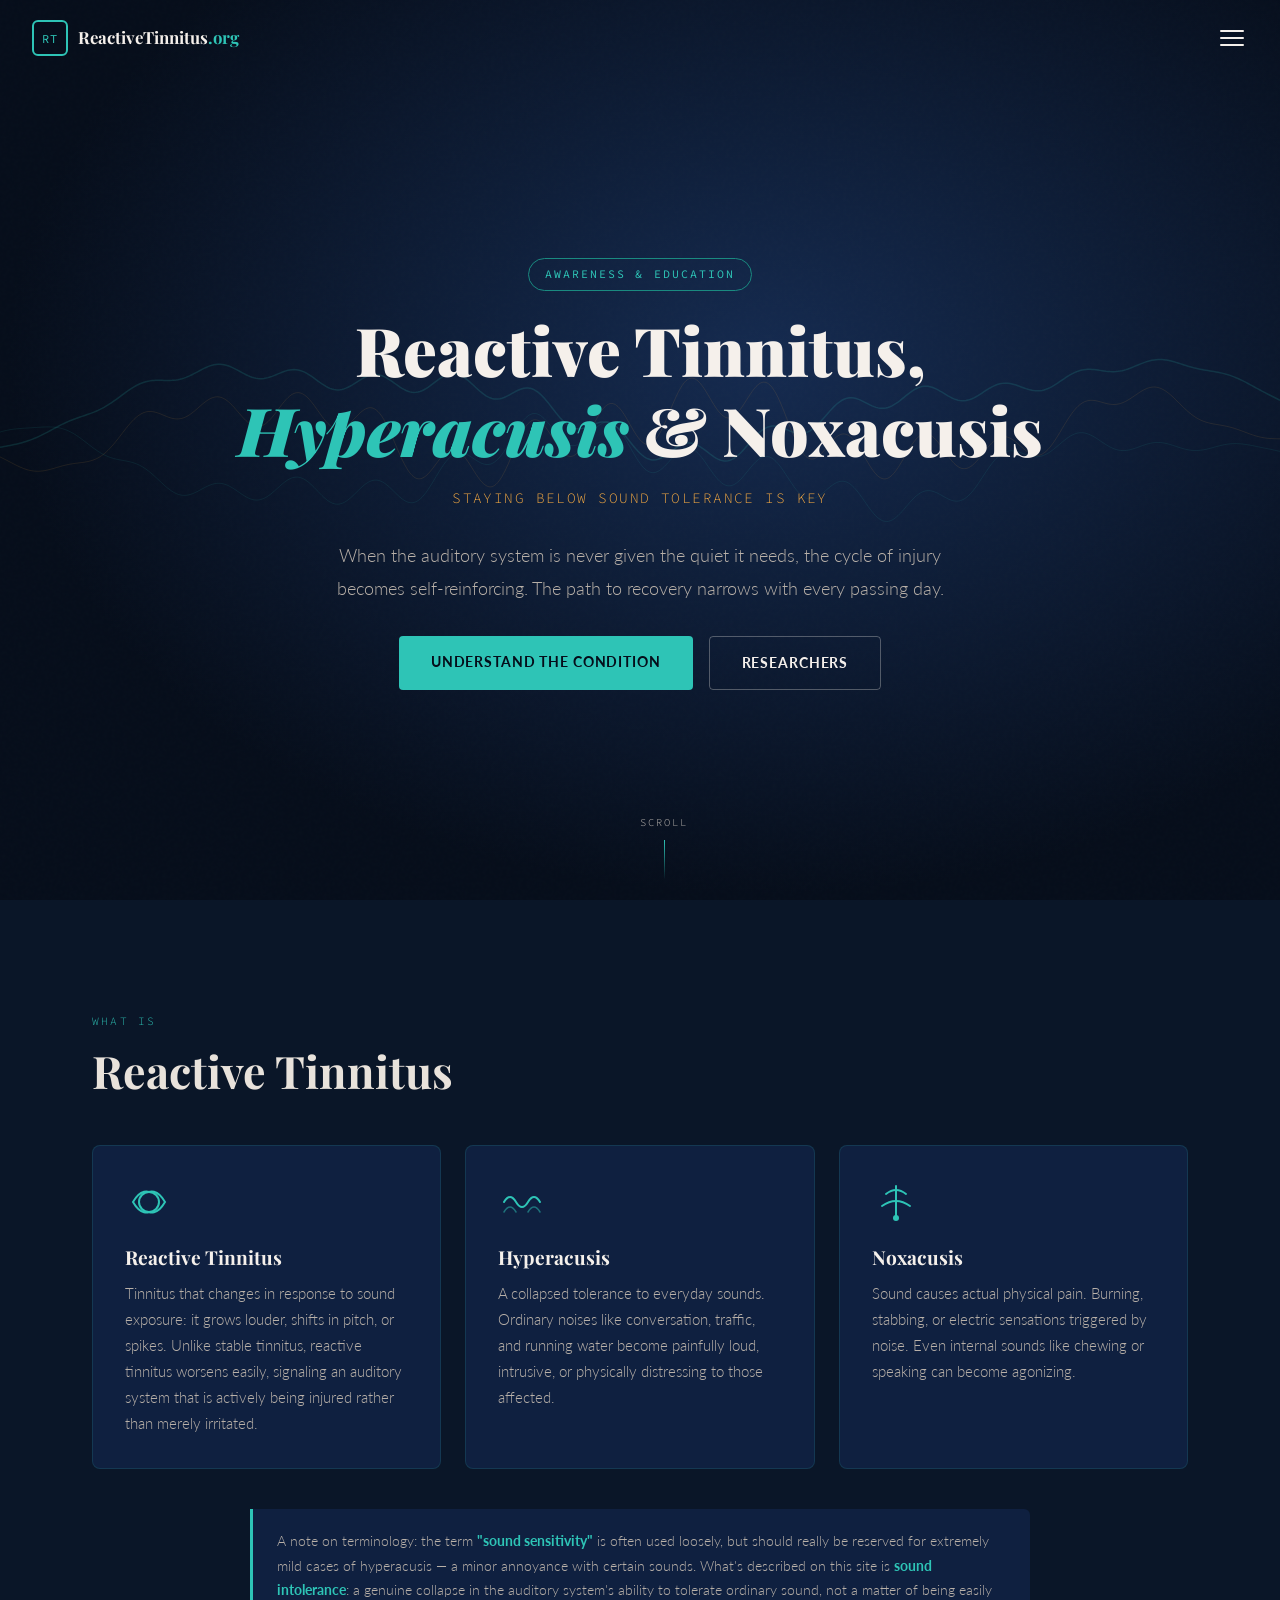
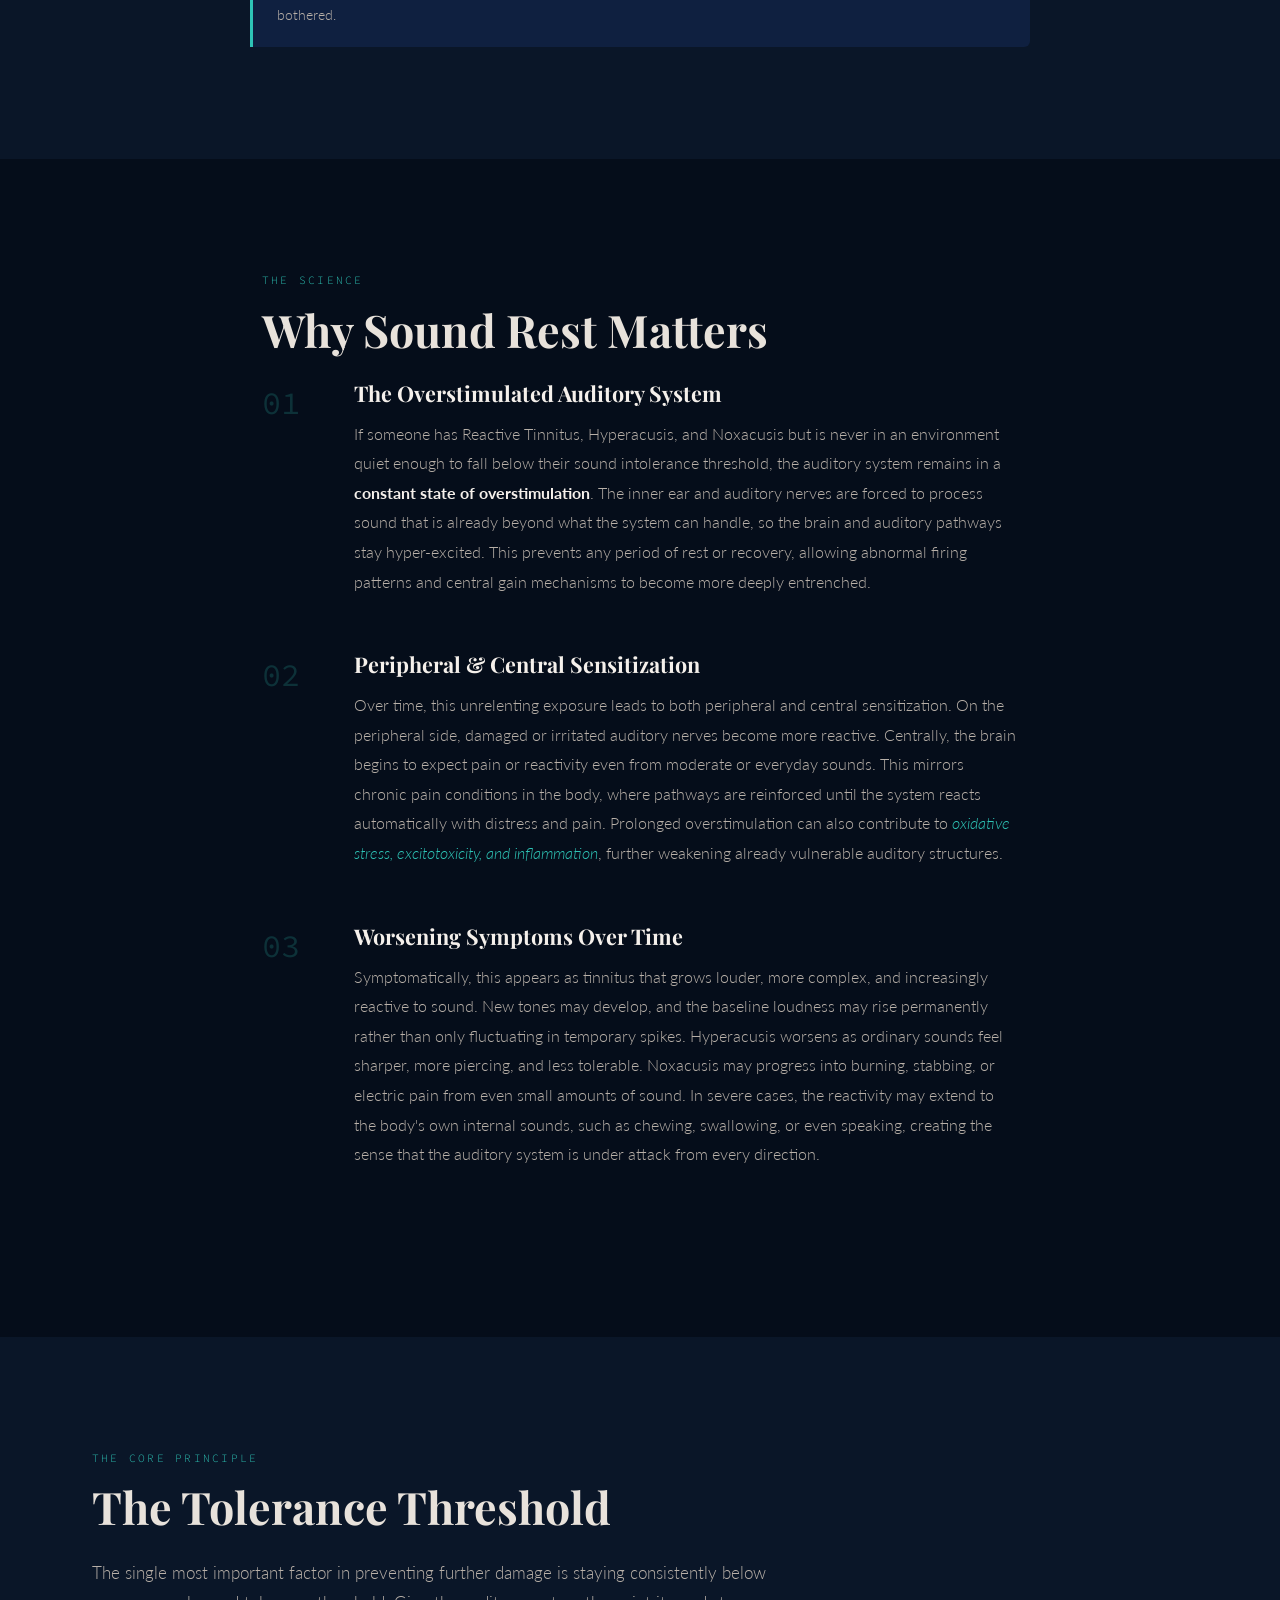
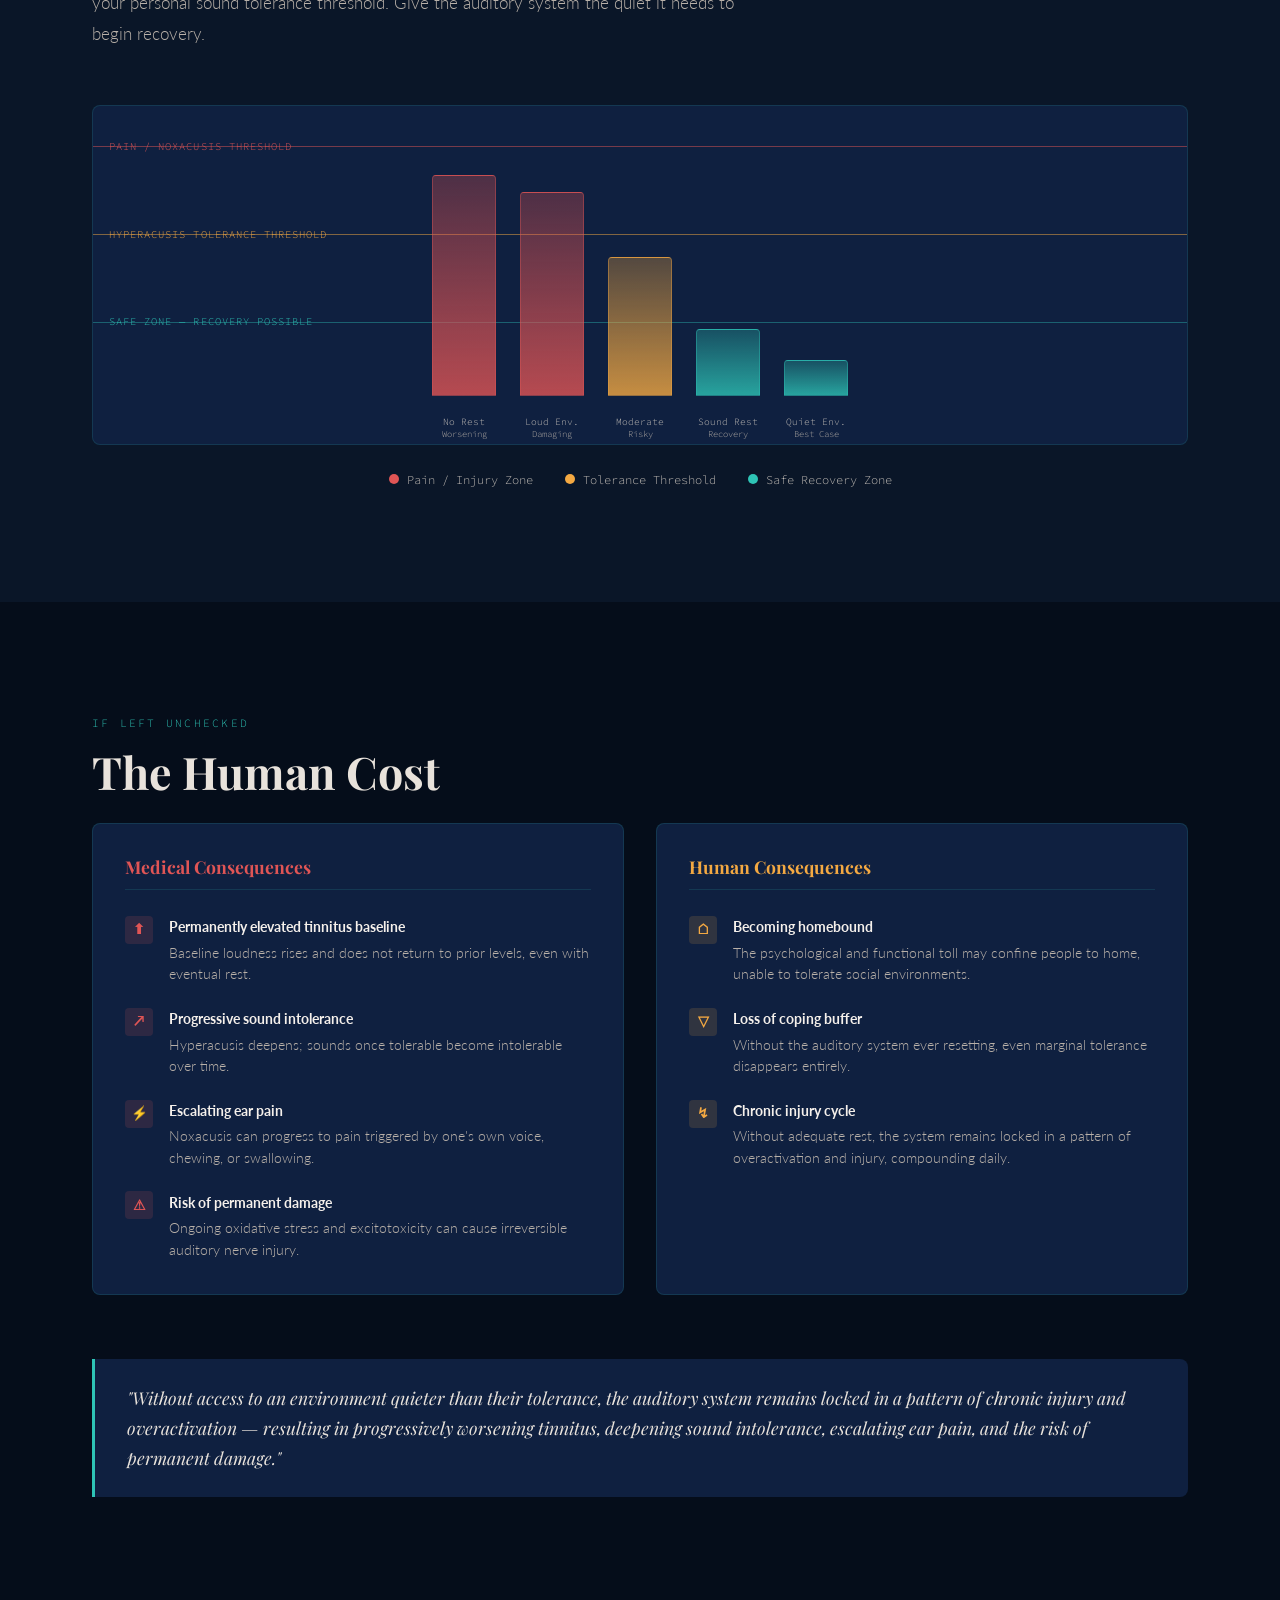
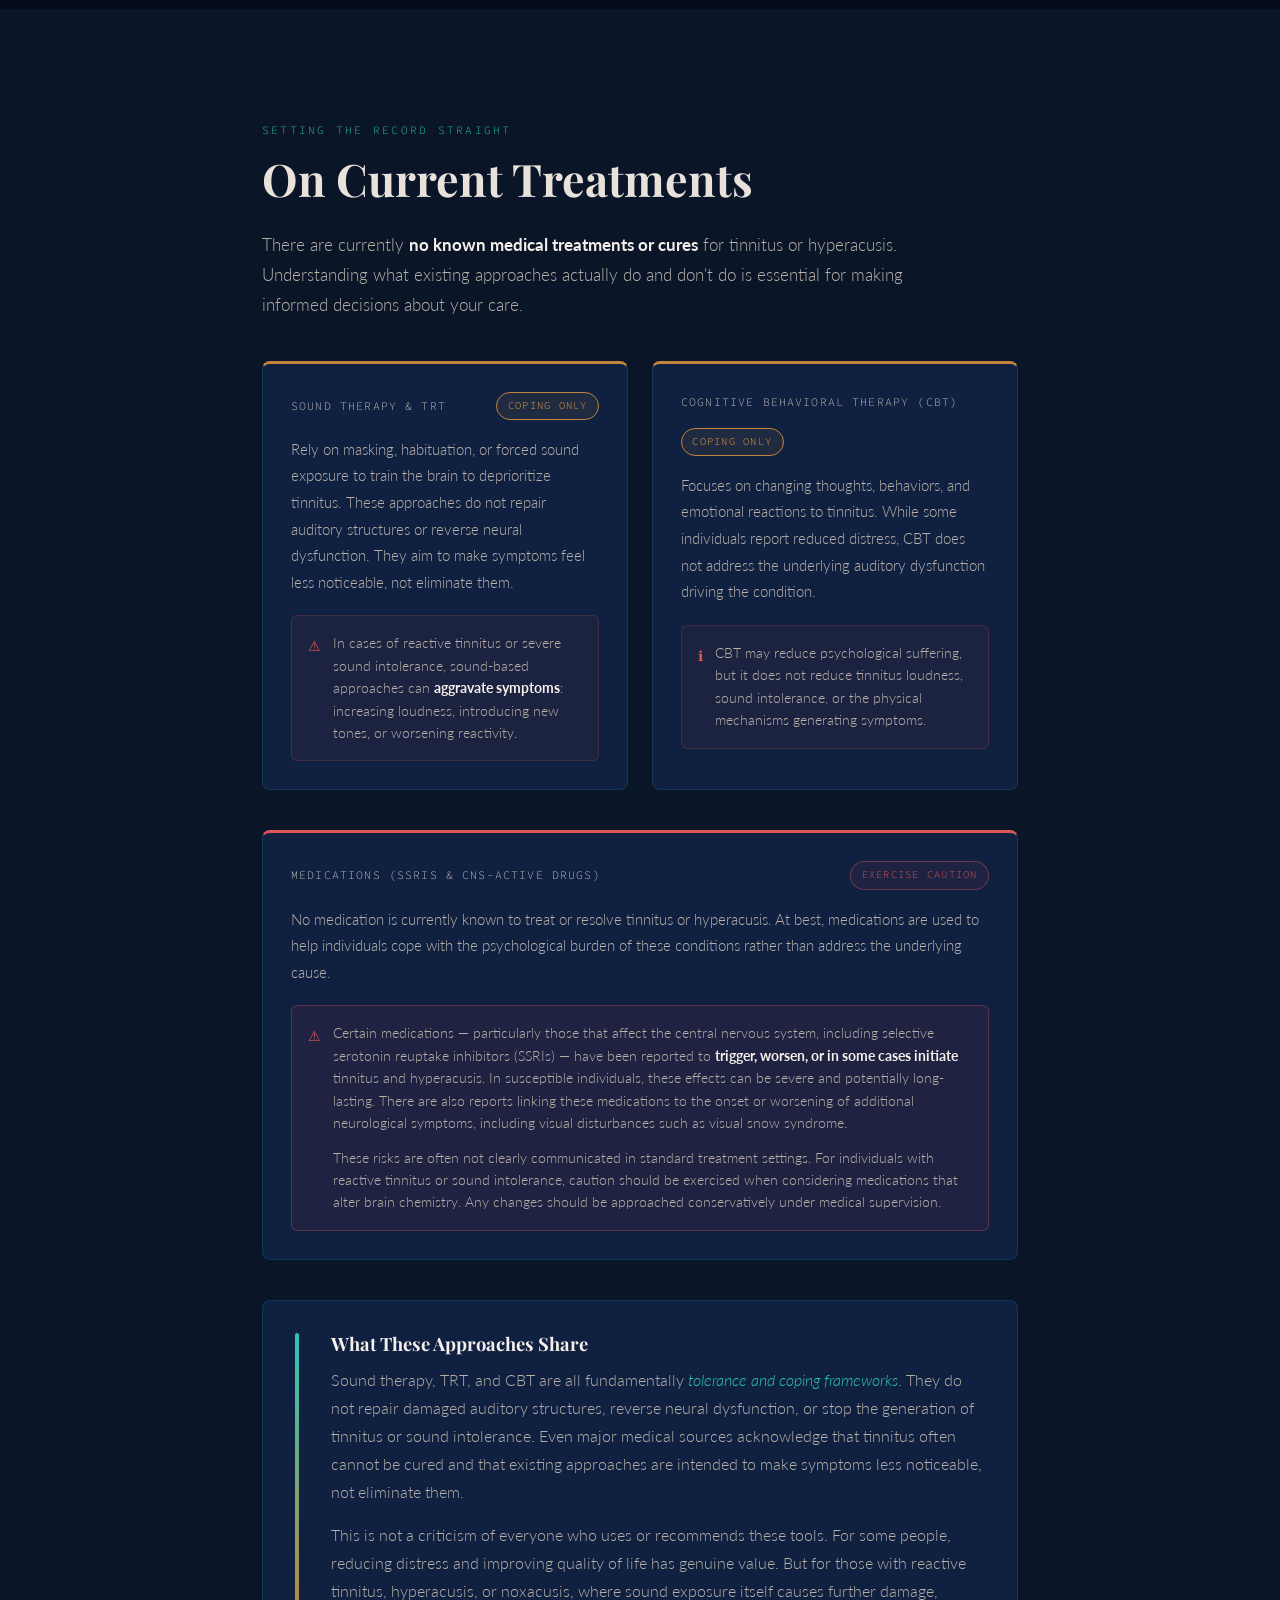
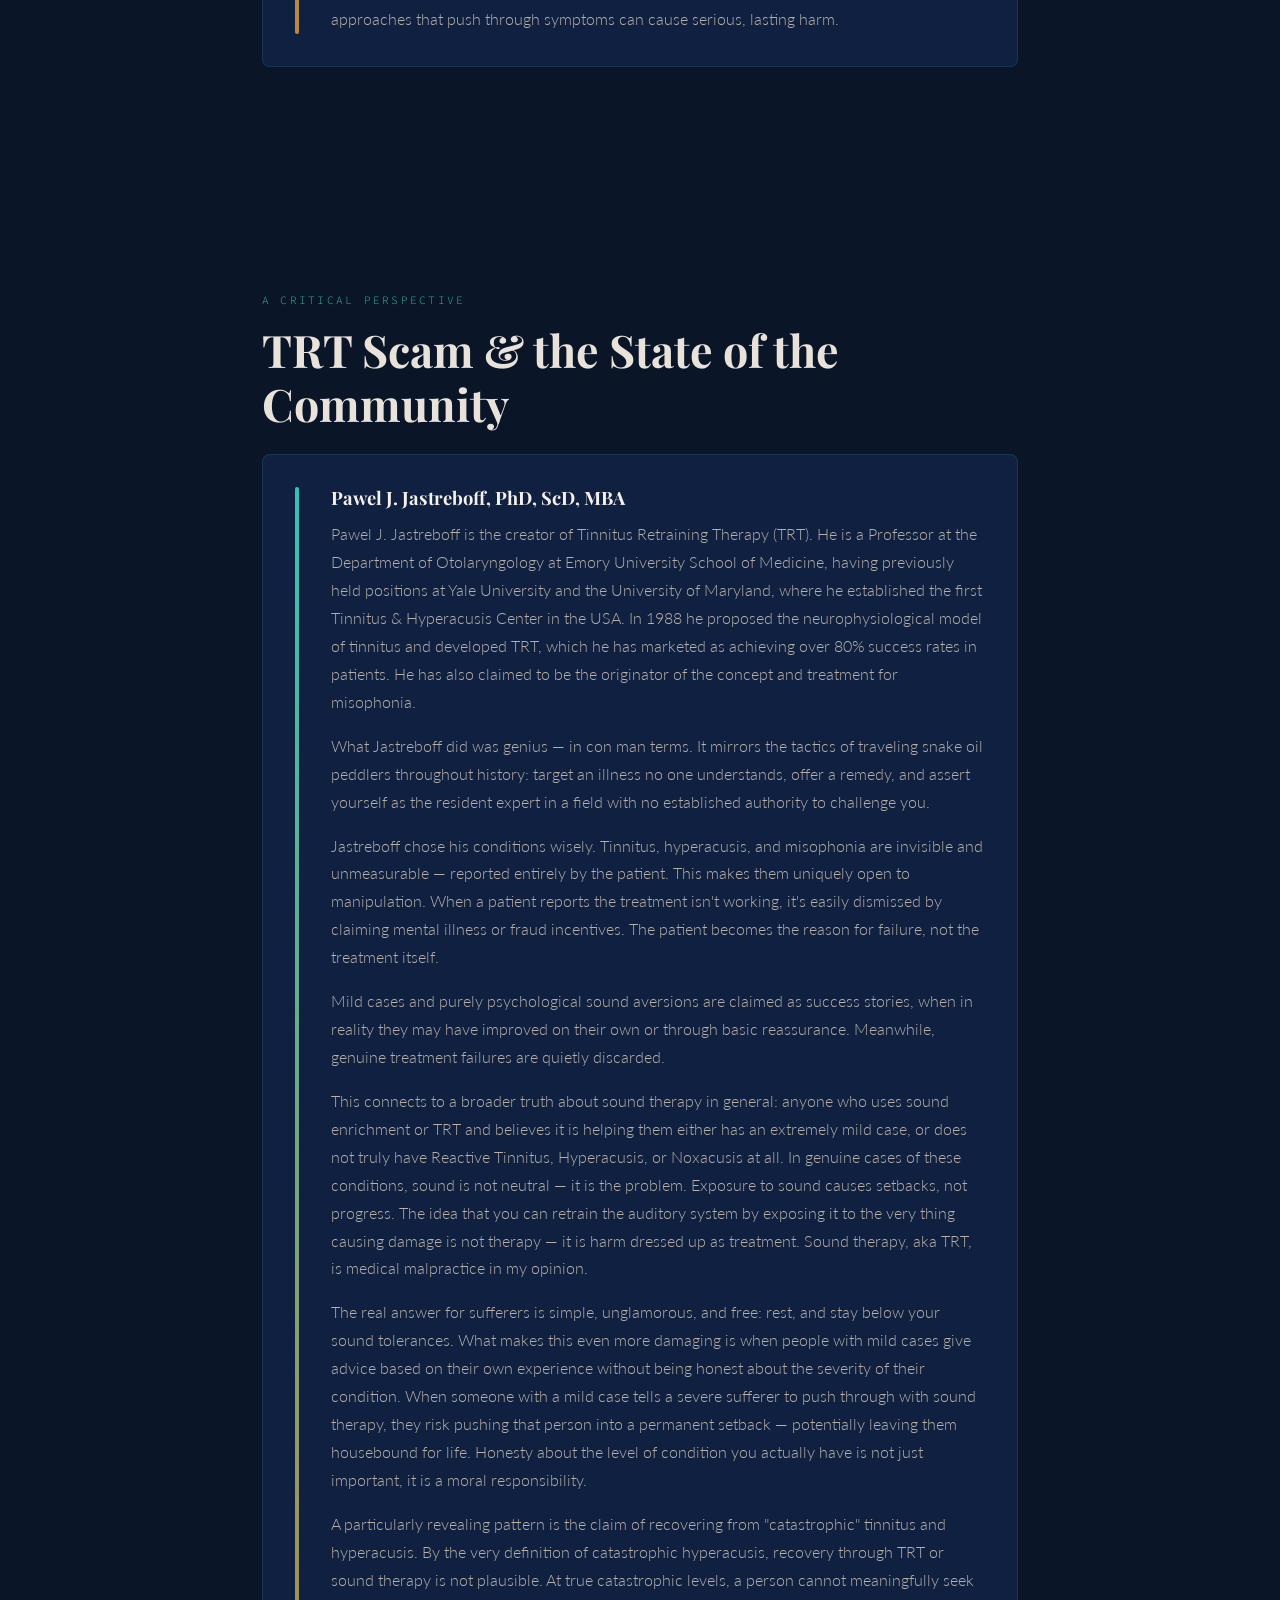
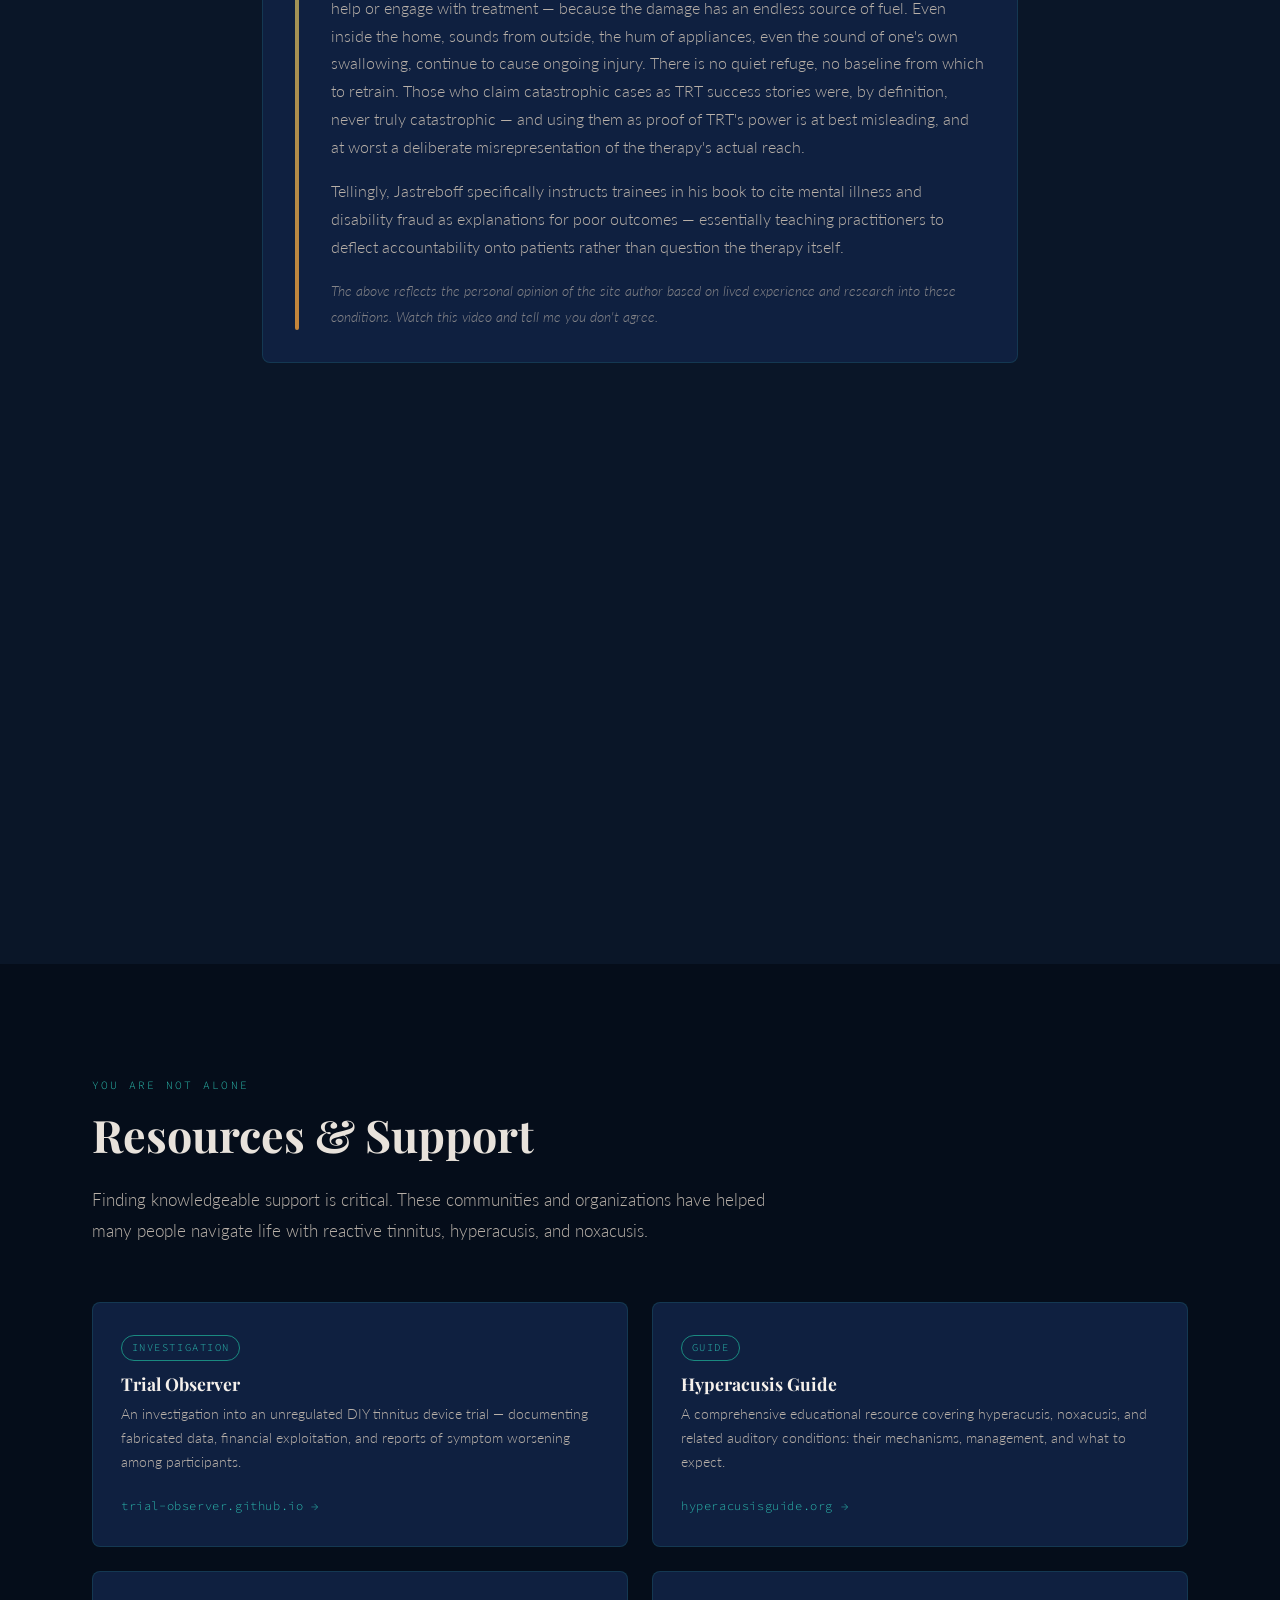
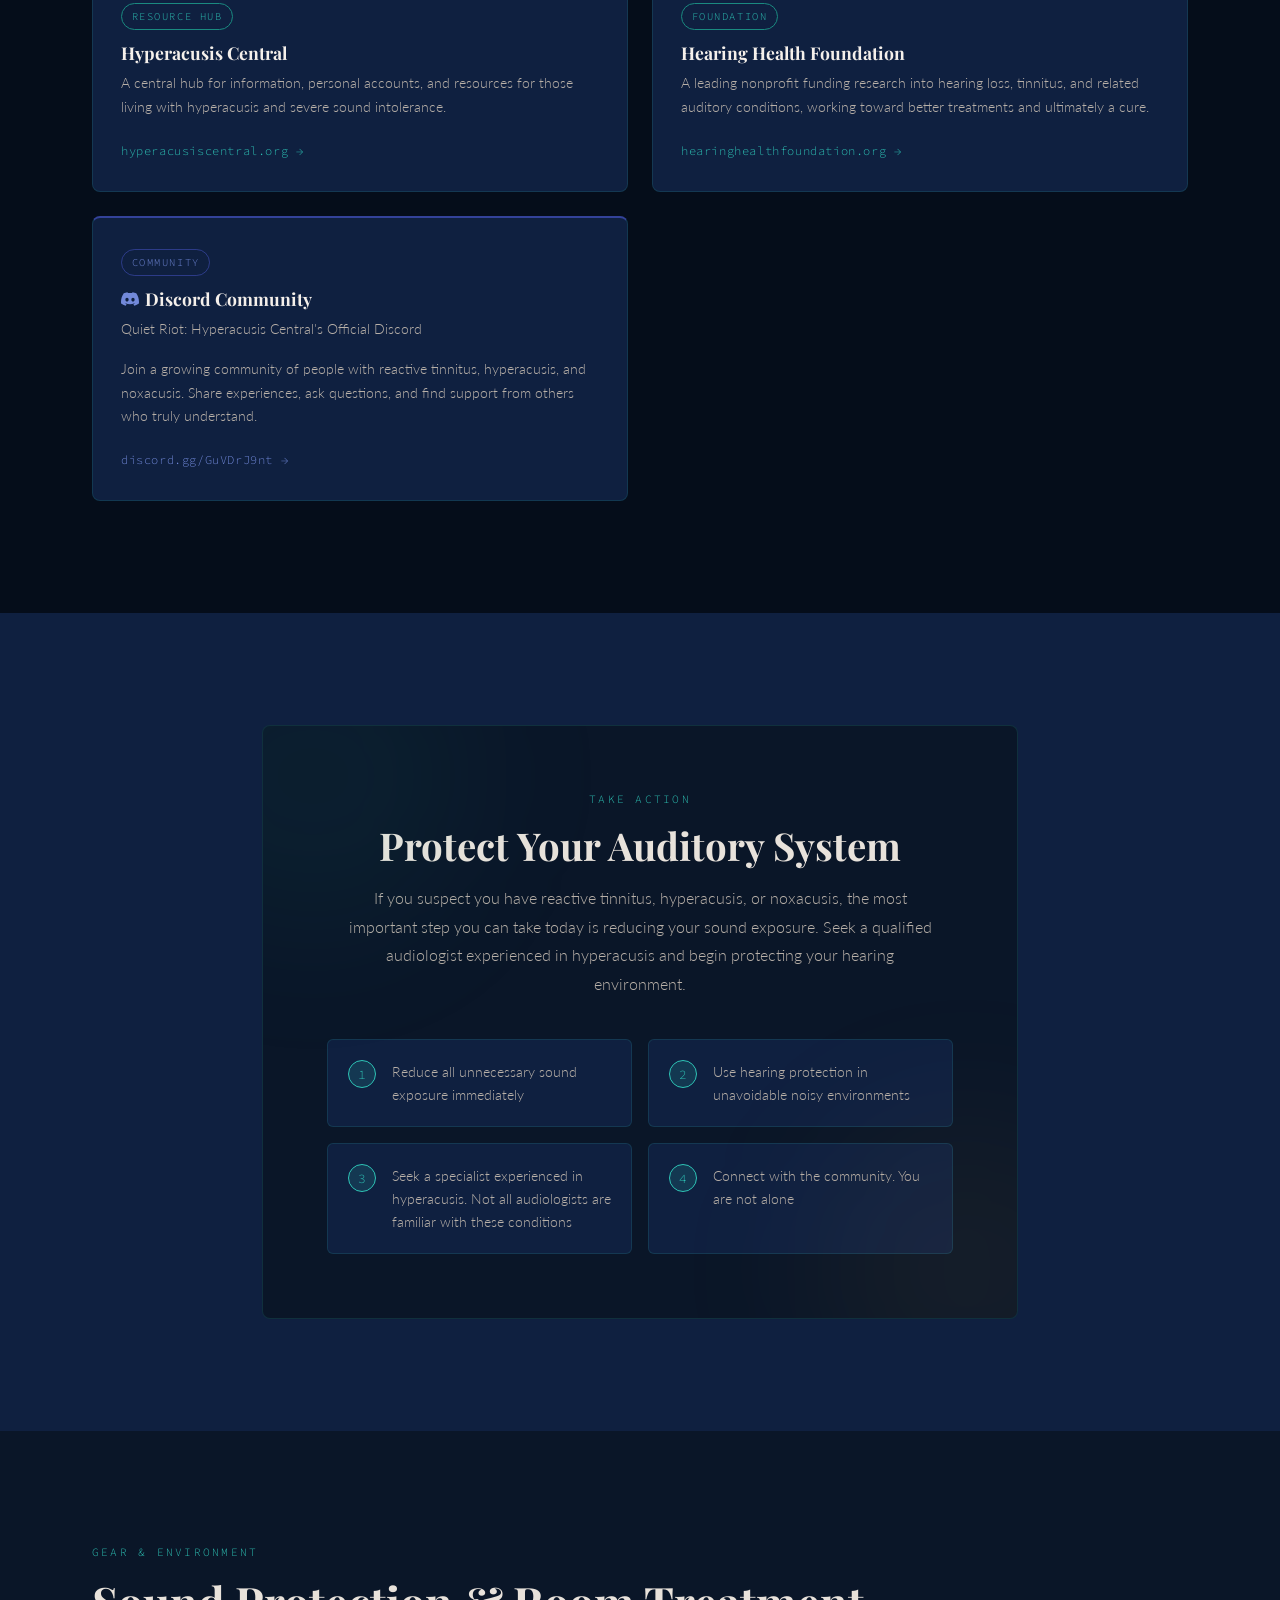
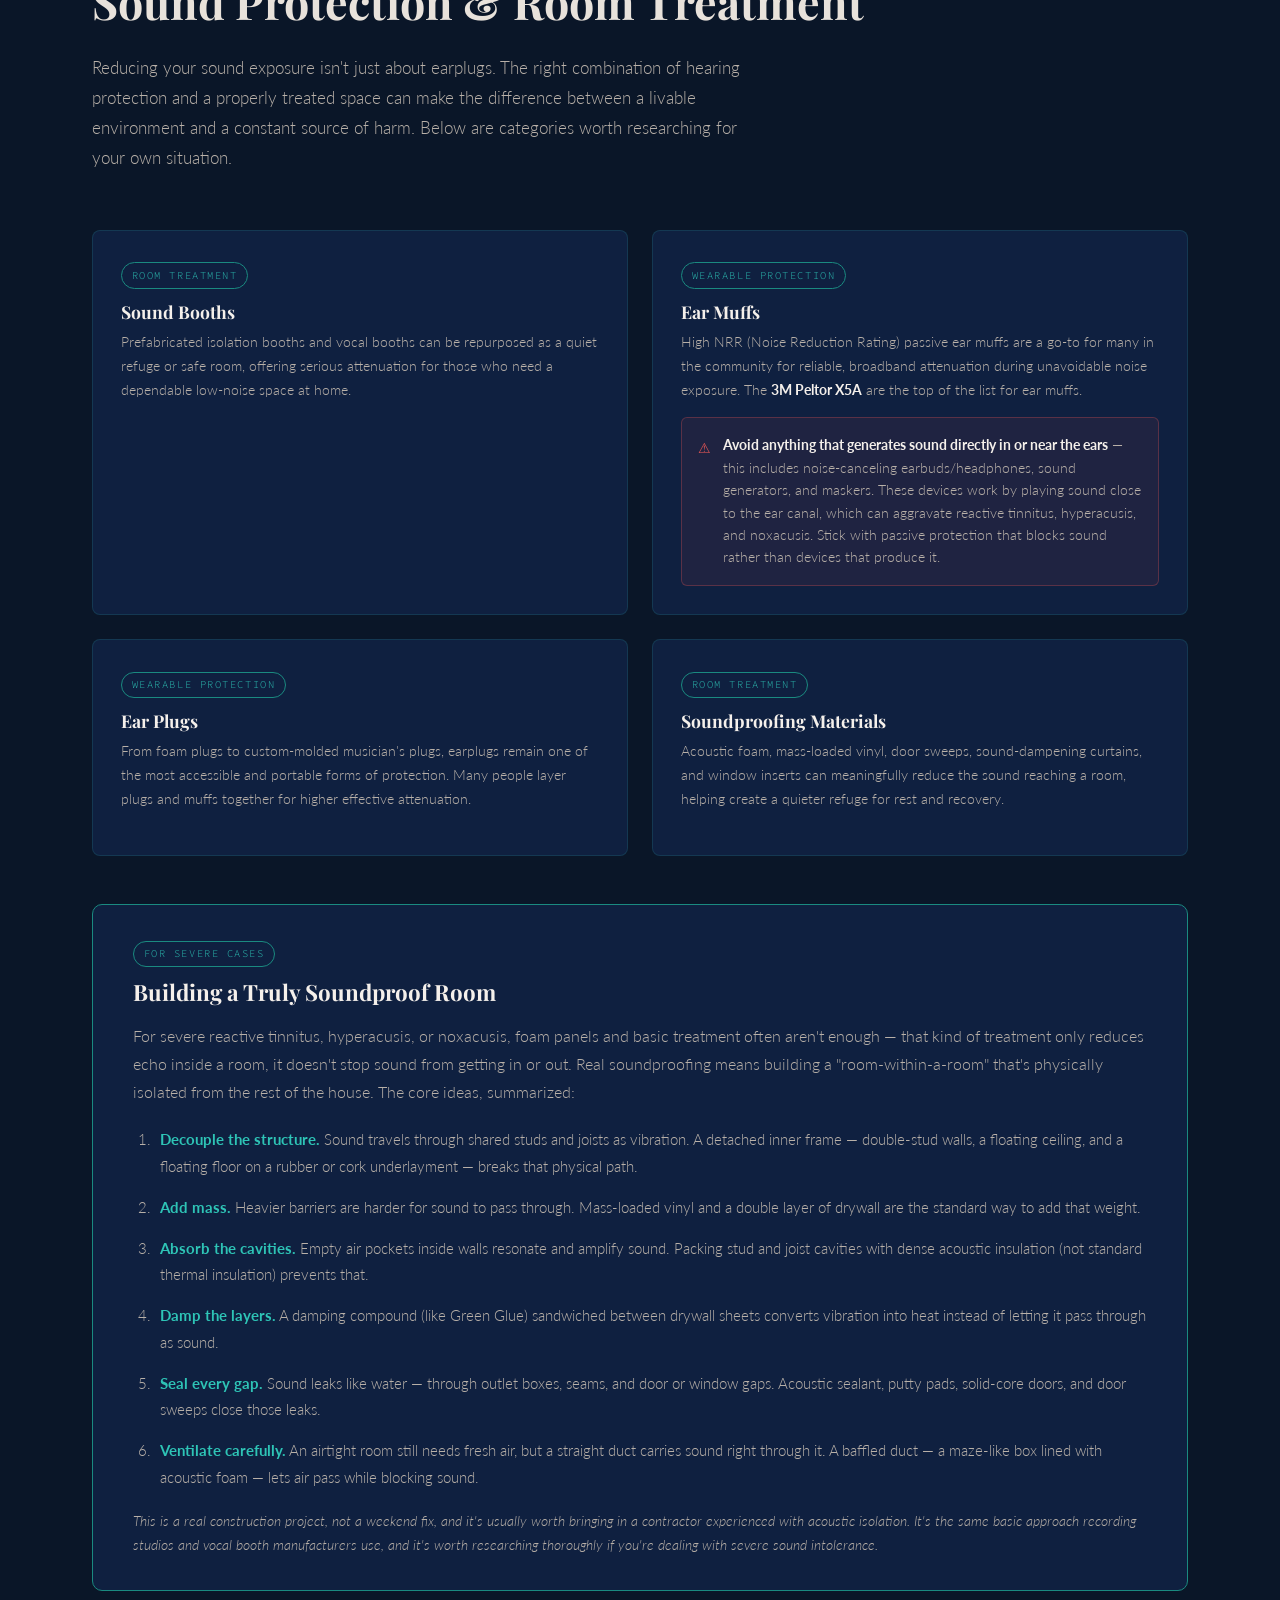
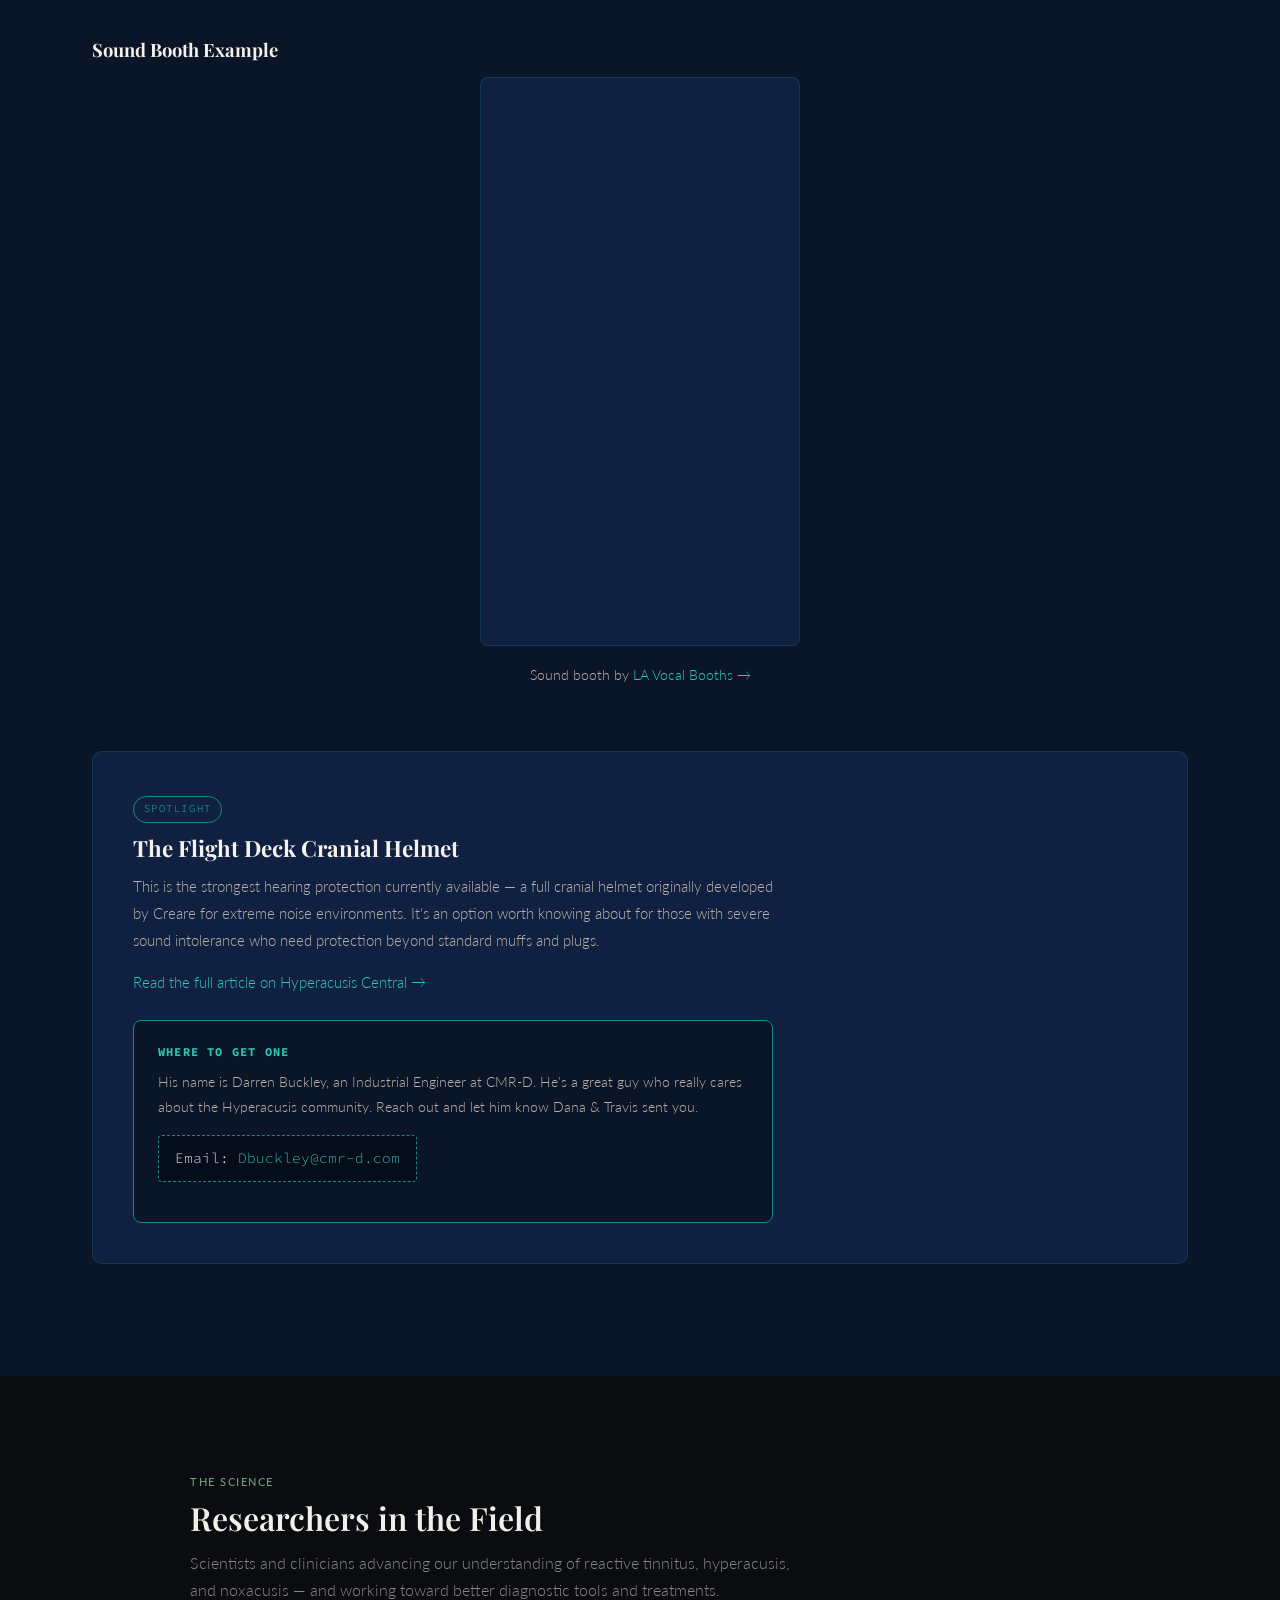
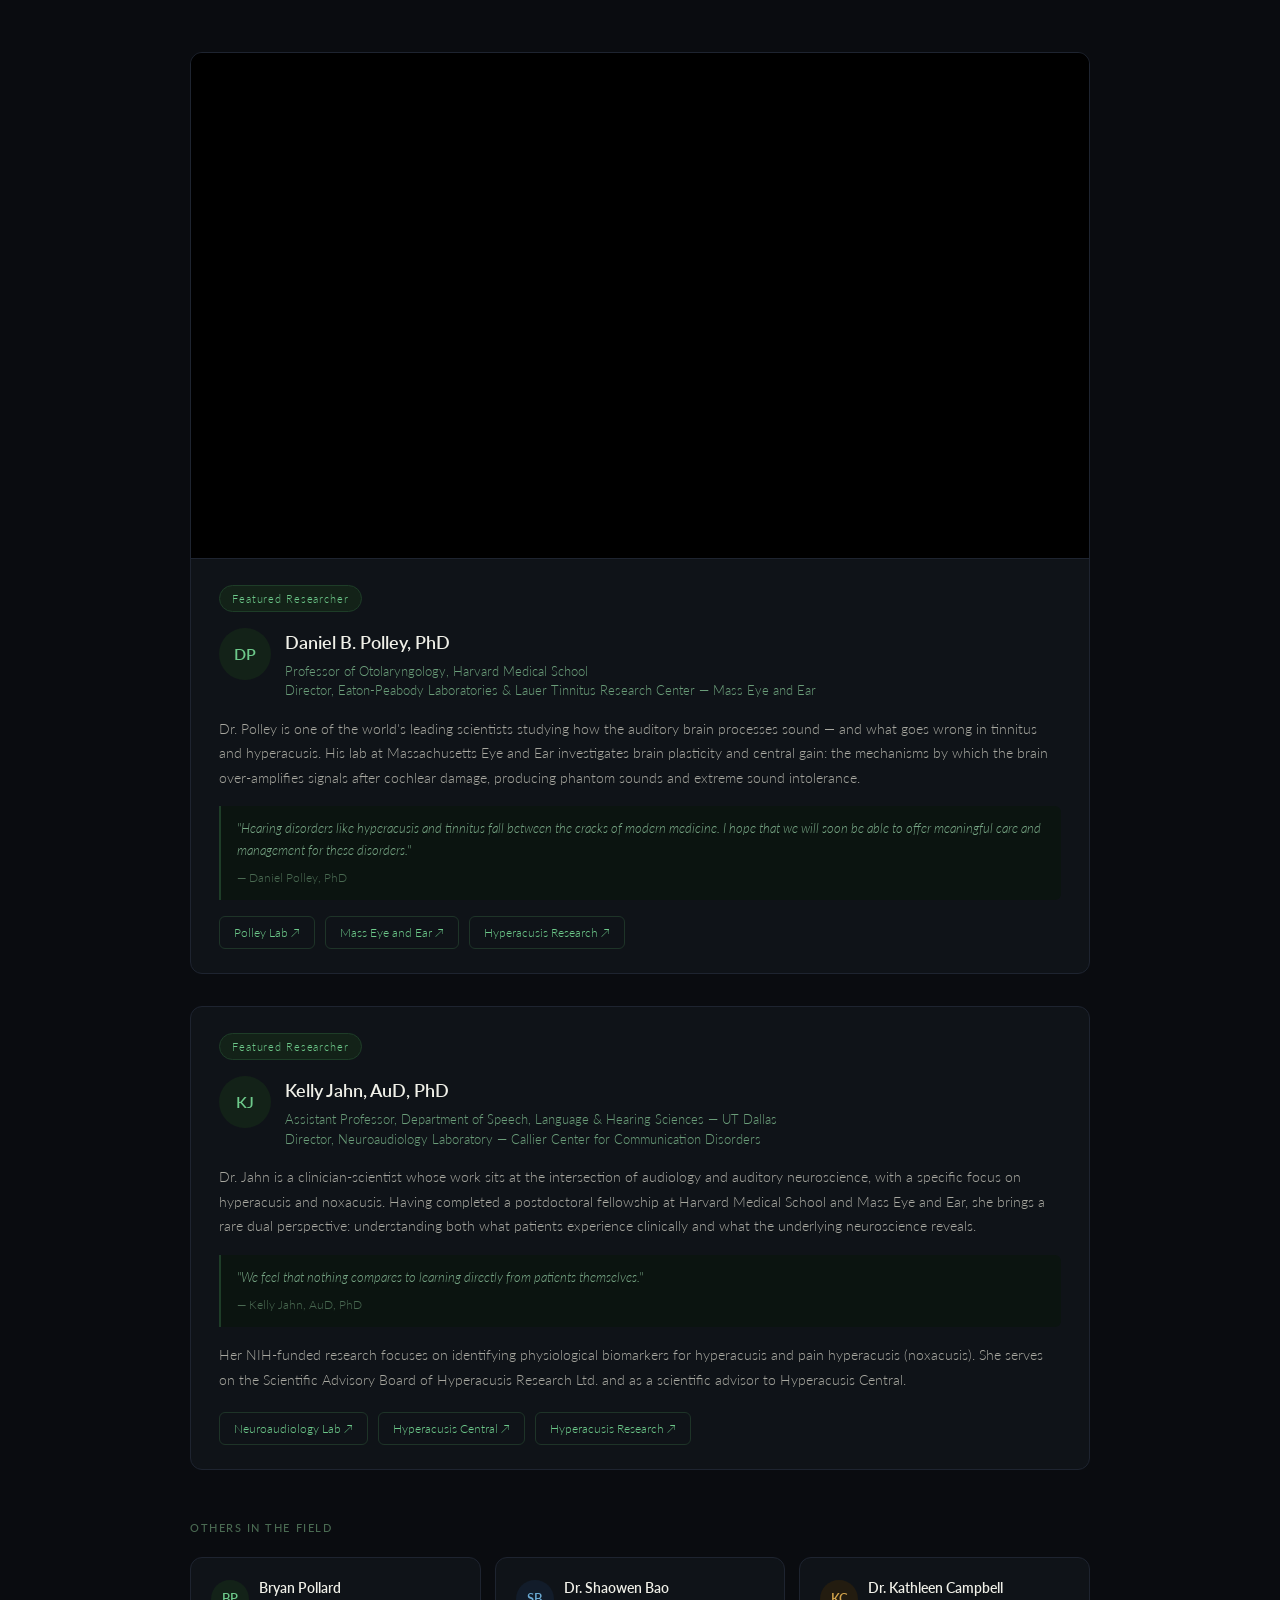
<file: index (4).html>
<!DOCTYPE html>
<html lang="en">
<head>
  <!-- Google tag (gtag.js) -->
<script async src="https://www.googletagmanager.com/gtag/js?id=G-5N8EYNH53C"></script>
<script>
  window.dataLayer = window.dataLayer || [];
  function gtag(){dataLayer.push(arguments);}
  gtag('js', new Date());
  gtag('config', 'G-5N8EYNH53C');
</script>
  <meta charset="UTF-8" />
  <meta name="viewport" content="width=device-width, initial-scale=1.0" />
  <title>ReactiveTinnitus.org — Awareness, Education & Support</title>
  <meta name="description" content="ReactiveTinnitus.org raises awareness about Reactive Tinnitus, Hyperacusis, and Noxacusis — conditions that demand sound protection and rest to prevent permanent auditory damage." />

  <!-- Favicon -->
  <link rel="icon" type="image/x-icon" href="/favicon.ico" />
  <link rel="icon" type="image/png" sizes="16x16" href="/favicon-16x16.png" />
  <link rel="icon" type="image/png" sizes="32x32" href="/favicon-32x32.png" />
  <link rel="icon" type="image/png" sizes="48x48" href="/favicon-48x48.png" />
  <link rel="apple-touch-icon" sizes="180x180" href="/apple-touch-icon.png" />
  <link rel="icon" type="image/png" sizes="192x192" href="/android-chrome-192x192.png" />
  <link rel="icon" type="image/png" sizes="512x512" href="/android-chrome-512x512.png" />
  <meta name="theme-color" content="#050d1a" />

  <!-- Open Graph / Link Previews -->
  <meta property="og:type" content="website" />
  <meta property="og:url" content="https://www.reactivetinnitus.org/" />
  <meta property="og:title" content="Reactive Tinnitus, Hyperacusis & Noxacusis — Awareness & Support" />
  <meta property="og:description" content="ReactiveTinnitus.org raises awareness about Reactive Tinnitus, Hyperacusis, and Noxacusis — conditions that demand sound protection and rest to prevent permanent auditory damage." />
  <meta property="og:image" content="https://www.reactivetinnitus.org/og-image.png" />
  <meta property="og:image:width" content="1200" />
  <meta property="og:image:height" content="630" />
  <meta property="og:site_name" content="ReactiveTinnitus.org" />

  <!-- Twitter Card -->
  <meta name="twitter:card" content="summary_large_image" />
  <meta name="twitter:title" content="Reactive Tinnitus, Hyperacusis & Noxacusis — Awareness & Support" />
  <meta name="twitter:description" content="ReactiveTinnitus.org raises awareness about Reactive Tinnitus, Hyperacusis, and Noxacusis — conditions that demand sound protection and rest to prevent permanent auditory damage." />
  <meta name="twitter:image" content="https://www.reactivetinnitus.org/og-image.png" />

  <link rel="stylesheet" href="style.css" />
  <link rel="preconnect" href="https://fonts.googleapis.com">
  <link rel="preconnect" href="https://fonts.gstatic.com" crossorigin>
  <link href="https://fonts.googleapis.com/css2?family=Playfair+Display:ital,wght@0,400;0,700;0,900;1,400&family=Source+Code+Pro:wght@300;400&family=Lato:wght@300;400;700&display=swap" rel="stylesheet">
</head>
<body>

  <!-- NAV -->
  <header class="site-header" id="site-header">
    <nav class="nav-inner">
      <a href="#" class="logo">
        <span class="logo-rt">RT</span>
        <span class="logo-text">ReactiveTinnitus<span class="logo-org">.org</span></span>
      </a>
      <ul class="nav-links">
        <li><a href="#about">About</a></li>
        <li><a href="#understanding">Understanding</a></li>
        <li><a href="#threshold">Threshold</a></li>
        <li><a href="#consequences">Consequences</a></li>
        <li><a href="#treatments">Treatments</a></li>
        <li><a href="#protection">Protection</a></li>
        <li><a href="#resources">Resources</a></li>
        <li><a href="#trt-scam">TRT</a></li>
      </ul>
      <a href="https://discord.gg/GuVDrJ9nt" target="_blank" rel="noopener" class="discord-btn">
        <svg class="discord-icon" viewBox="0 0 24 24" fill="currentColor" xmlns="http://www.w3.org/2000/svg">
          <path d="M20.317 4.37a19.791 19.791 0 0 0-4.885-1.515.074.074 0 0 0-.079.037c-.21.375-.444.864-.608 1.25a18.27 18.27 0 0 0-5.487 0 12.64 12.64 0 0 0-.617-1.25.077.077 0 0 0-.079-.037A19.736 19.736 0 0 0 3.677 4.37a.07.07 0 0 0-.032.027C.533 9.046-.32 13.58.099 18.057a.082.082 0 0 0 .031.057 19.9 19.9 0 0 0 5.993 3.03.078.078 0 0 0 .084-.028 14.09 14.09 0 0 0 1.226-1.994.076.076 0 0 0-.041-.106 13.107 13.107 0 0 1-1.872-.892.077.077 0 0 1-.008-.128 10.2 10.2 0 0 0 .372-.292.074.074 0 0 1 .077-.01c3.928 1.793 8.18 1.793 12.062 0a.074.074 0 0 1 .078.01c.12.098.246.198.373.292a.077.077 0 0 1-.006.127 12.299 12.299 0 0 1-1.873.892.077.077 0 0 0-.041.107c.36.698.772 1.362 1.225 1.993a.076.076 0 0 0 .084.028 19.839 19.839 0 0 0 6.002-3.03.077.077 0 0 0 .032-.054c.5-5.177-.838-9.674-3.549-13.66a.061.061 0 0 0-.031-.03zM8.02 15.33c-1.183 0-2.157-1.085-2.157-2.419 0-1.333.956-2.419 2.157-2.419 1.21 0 2.176 1.096 2.157 2.42 0 1.333-.956 2.418-2.157 2.418zm7.975 0c-1.183 0-2.157-1.085-2.157-2.419 0-1.333.955-2.419 2.157-2.419 1.21 0 2.176 1.096 2.157 2.42 0 1.333-.946 2.418-2.157 2.418z"/>
        </svg>
        <span class="discord-text">Join a community of like-minded folks</span>
      </a>
      <button class="nav-toggle" id="nav-toggle" aria-label="Toggle menu">
        <span></span><span></span><span></span>
      </button>
    </nav>
  </header>

  <!-- HERO -->
  <section class="hero" id="hero">
    <div class="hero-bg">
      <canvas id="waveCanvas"></canvas>
      <div class="hero-noise"></div>
    </div>
    <div class="hero-content">
      <div class="hero-badge">Awareness &amp; Education</div>
      <h1 class="hero-title">
        Reactive Tinnitus,<br />
        <em>Hyperacusis</em> &amp; Noxacusis
      </h1>
      <p class="hero-subtitle">
        Staying Below Sound Tolerance Is Key
      </p>
      <p class="hero-lead">
        When the auditory system is never given the quiet it needs, the cycle of injury becomes self-reinforcing. The path to recovery narrows with every passing day.
      </p>
      <div class="hero-actions">
        <a href="#understanding" class="btn btn-primary">Understand the Condition</a>
        <a href="#research" class="btn btn-ghost">Researchers</a>
      </div>
    </div>
    <div class="hero-scroll-hint" id="scrollHint">
      <span>Scroll</span>
      <div class="scroll-line"></div>
    </div>
  </section>

  <!-- WHAT IS -->
  <section class="section section-dark" id="about">
    <div class="container">
      <div class="section-label">What Is</div>
      <h2 class="section-title">Reactive Tinnitus</h2>
      <div class="cards-trio">
        <div class="card card-glow" data-animate>
          <div class="card-icon">
            <svg viewBox="0 0 48 48" fill="none" xmlns="http://www.w3.org/2000/svg">
              <circle cx="24" cy="24" r="10" stroke="currentColor" stroke-width="2"/>
              <path d="M24 14C24 14 16 10 8 24C16 38 24 34 24 34" stroke="currentColor" stroke-width="2" stroke-linecap="round"/>
              <path d="M24 14C24 14 32 10 40 24C32 38 24 34 24 34" stroke="currentColor" stroke-width="2" stroke-linecap="round"/>
            </svg>
          </div>
          <h3>Reactive Tinnitus</h3>
          <p>Tinnitus that changes in response to sound exposure: it grows louder, shifts in pitch, or spikes. Unlike stable tinnitus, reactive tinnitus worsens easily, signaling an auditory system that is actively being injured rather than merely irritated.</p>
        </div>
        <div class="card card-glow" data-animate>
          <div class="card-icon">
            <svg viewBox="0 0 48 48" fill="none" xmlns="http://www.w3.org/2000/svg">
              <path d="M6 24 Q12 14 18 24 Q24 34 30 24 Q36 14 42 24" stroke="currentColor" stroke-width="2" stroke-linecap="round" fill="none"/>
              <path d="M6 34 Q12 24 18 34" stroke="currentColor" stroke-width="1.5" stroke-linecap="round" opacity="0.5" fill="none"/>
              <path d="M30 34 Q36 24 42 34" stroke="currentColor" stroke-width="1.5" stroke-linecap="round" opacity="0.5" fill="none"/>
            </svg>
          </div>
          <h3>Hyperacusis</h3>
          <p>A collapsed tolerance to everyday sounds. Ordinary noises like conversation, traffic, and running water become painfully loud, intrusive, or physically distressing to those affected.</p>
        </div>
        <div class="card card-glow" data-animate>
          <div class="card-icon">
            <svg viewBox="0 0 48 48" fill="none" xmlns="http://www.w3.org/2000/svg">
              <path d="M24 8 L24 40" stroke="currentColor" stroke-width="2" stroke-linecap="round"/>
              <path d="M14 16 Q24 8 34 16" stroke="currentColor" stroke-width="2" stroke-linecap="round" fill="none"/>
              <path d="M10 28 Q24 18 38 28" stroke="currentColor" stroke-width="2" stroke-linecap="round" fill="none"/>
              <circle cx="24" cy="40" r="3" fill="currentColor"/>
            </svg>
          </div>
          <h3>Noxacusis</h3>
          <p> Sound causes actual physical pain. Burning, stabbing, or electric sensations triggered by noise. Even internal sounds like chewing or speaking can become agonizing.</p>
        </div>
      </div>
      <p class="terminology-note" data-animate>A note on terminology: the term <strong>"sound sensitivity"</strong> is often used loosely, but should really be reserved for extremely mild cases of hyperacusis — a minor annoyance with certain sounds. What's described on this site is <strong>sound intolerance</strong>: a genuine collapse in the auditory system's ability to tolerate ordinary sound, not a matter of being easily bothered.</p>
    </div>
  </section>

  <!-- MAIN CONTENT: THE SCIENCE -->
  <section class="section section-mid" id="understanding">
    <div class="container container-narrow">
      <div class="section-label">The Science</div>
      <h2 class="section-title">Why Sound Rest Matters</h2>

      <div class="prose-block" data-animate>
        <div class="prose-marker">01</div>
        <div class="prose-content">
          <h3>The Overstimulated Auditory System</h3>
          <p>
            If someone has Reactive Tinnitus, Hyperacusis, and Noxacusis but is never in an environment quiet enough to fall below their sound intolerance threshold, the auditory system remains in a <strong>constant state of overstimulation</strong>. The inner ear and auditory nerves are forced to process sound that is already beyond what the system can handle, so the brain and auditory pathways stay hyper-excited. This prevents any period of rest or recovery, allowing abnormal firing patterns and central gain mechanisms to become more deeply entrenched.
          </p>
        </div>
      </div>

      <div class="prose-block" data-animate>
        <div class="prose-marker">02</div>
        <div class="prose-content">
          <h3>Peripheral &amp; Central Sensitization</h3>
          <p>
            Over time, this unrelenting exposure leads to both peripheral and central sensitization. On the peripheral side, damaged or irritated auditory nerves become more reactive. Centrally, the brain begins to expect pain or reactivity even from moderate or everyday sounds. This mirrors chronic pain conditions in the body, where pathways are reinforced until the system reacts automatically with distress and pain. Prolonged overstimulation can also contribute to <em>oxidative stress, excitotoxicity, and inflammation</em>, further weakening already vulnerable auditory structures.
          </p>
        </div>
      </div>

      <div class="prose-block" data-animate>
        <div class="prose-marker">03</div>
        <div class="prose-content">
          <h3>Worsening Symptoms Over Time</h3>
          <p>
            Symptomatically, this appears as tinnitus that grows louder, more complex, and increasingly reactive to sound. New tones may develop, and the baseline loudness may rise permanently rather than only fluctuating in temporary spikes. Hyperacusis worsens as ordinary sounds feel sharper, more piercing, and less tolerable. Noxacusis may progress into burning, stabbing, or electric pain from even small amounts of sound. In severe cases, the reactivity may extend to the body's own internal sounds, such as chewing, swallowing, or even speaking, creating the sense that the auditory system is under attack from every direction.
          </p>
        </div>
      </div>
    </div>
  </section>

  <!-- THRESHOLD DIAGRAM -->
  <section class="section section-dark" id="threshold">
    <div class="container">
      <div class="section-label">The Core Principle</div>
      <h2 class="section-title">The Tolerance Threshold</h2>
      <p class="section-intro">The single most important factor in preventing further damage is staying consistently below your personal sound tolerance threshold. Give the auditory system the quiet it needs to begin recovery.</p>

      <div class="threshold-diagram" data-animate>
        <div class="threshold-chart">
          <div class="threshold-line threshold-line-danger">
            <span class="threshold-line-label">Pain / Noxacusis Threshold</span>
          </div>
          <div class="threshold-line threshold-line-warning">
            <span class="threshold-line-label">Hyperacusis Tolerance Threshold</span>
          </div>
          <div class="threshold-line threshold-line-safe">
            <span class="threshold-line-label">Safe Zone — Recovery Possible</span>
          </div>
          <div class="threshold-bars">
            <div class="t-bar-wrap">
              <div class="t-bar t-bar-bad" style="--h: 92%">
                <span class="t-bar-label">No Rest<br/><small>Worsening</small></span>
              </div>
            </div>
            <div class="t-bar-wrap">
              <div class="t-bar t-bar-bad" style="--h: 85%">
                <span class="t-bar-label">Loud Env.<br/><small>Damaging</small></span>
              </div>
            </div>
            <div class="t-bar-wrap">
              <div class="t-bar t-bar-mid" style="--h: 58%">
                <span class="t-bar-label">Moderate<br/><small>Risky</small></span>
              </div>
            </div>
            <div class="t-bar-wrap">
              <div class="t-bar t-bar-good" style="--h: 28%">
                <span class="t-bar-label">Sound Rest<br/><small>Recovery</small></span>
              </div>
            </div>
            <div class="t-bar-wrap">
              <div class="t-bar t-bar-good" style="--h: 15%">
                <span class="t-bar-label">Quiet Env.<br/><small>Best Case</small></span>
              </div>
            </div>
          </div>
        </div>
        <div class="threshold-key">
          <div class="key-item"><span class="key-dot key-danger"></span> Pain / Injury Zone</div>
          <div class="key-item"><span class="key-dot key-warning"></span> Tolerance Threshold</div>
          <div class="key-item"><span class="key-dot key-safe"></span> Safe Recovery Zone</div>
        </div>
      </div>
    </div>
  </section>

  <!-- CONSEQUENCES -->
  <section class="section section-mid" id="consequences">
    <div class="container">
      <div class="section-label">If Left Unchecked</div>
      <h2 class="section-title">The Human Cost</h2>

      <div class="two-col">
        <div class="col-block" data-animate>
          <h3 class="col-block-title col-title-medical">Medical Consequences</h3>
          <ul class="impact-list">
            <li>
              <span class="impact-icon impact-red">⬆</span>
              <div>
                <strong>Permanently elevated tinnitus baseline</strong>
                <p>Baseline loudness rises and does not return to prior levels, even with eventual rest.</p>
              </div>
            </li>
            <li>
              <span class="impact-icon impact-red">↗</span>
              <div>
                <strong>Progressive sound intolerance</strong>
                <p>Hyperacusis deepens; sounds once tolerable become intolerable over time.</p>
              </div>
            </li>
            <li>
              <span class="impact-icon impact-red">⚡</span>
              <div>
                <strong>Escalating ear pain</strong>
                <p>Noxacusis can progress to pain triggered by one's own voice, chewing, or swallowing.</p>
              </div>
            </li>
            <li>
              <span class="impact-icon impact-red">⚠</span>
              <div>
                <strong>Risk of permanent damage</strong>
                <p>Ongoing oxidative stress and excitotoxicity can cause irreversible auditory nerve injury.</p>
              </div>
            </li>
          </ul>
        </div>
        <div class="col-block" data-animate>
          <h3 class="col-block-title col-title-human">Human Consequences</h3>
          <ul class="impact-list">
            <li>
              <span class="impact-icon impact-amber">⌂</span>
              <div>
                <strong>Becoming homebound</strong>
                <p>The psychological and functional toll may confine people to home, unable to tolerate social environments.</p>
              </div>
            </li>
            <li>
              <span class="impact-icon impact-amber">▽</span>
              <div>
                <strong>Loss of coping buffer</strong>
                <p>Without the auditory system ever resetting, even marginal tolerance disappears entirely.</p>
              </div>
            </li>
            <li>
              <span class="impact-icon impact-amber">↯</span>
              <div>
                <strong>Chronic injury cycle</strong>
                <p>Without adequate rest, the system remains locked in a pattern of overactivation and injury, compounding daily.</p>
              </div>
            </li>
          </ul>
        </div>
      </div>

      <blockquote class="pull-quote" data-animate>
        "Without access to an environment quieter than their tolerance, the auditory system remains locked in a pattern of chronic injury and overactivation — resulting in progressively worsening tinnitus, deepening sound intolerance, escalating ear pain, and the risk of permanent damage."
      </blockquote>
    </div>
  </section>

  <!-- TREATMENTS -->
  <section class="section section-dark" id="treatments">
    <div class="container container-narrow">
      <div class="section-label">Setting the Record Straight</div>
      <h2 class="section-title">On Current Treatments</h2>

      <div class="treatment-intro" data-animate>
        <p class="section-intro" style="margin-bottom: 0;">There are currently <strong>no known medical treatments or cures</strong> for tinnitus or hyperacusis. Understanding what existing approaches actually do and don't do is essential for making informed decisions about your care.</p>
      </div>

      <div class="treatment-grid" data-animate>
        <div class="treatment-card treatment-card-caution">
          <div class="treatment-card-header">
            <span class="treatment-tag">Sound Therapy &amp; TRT</span>
            <span class="treatment-verdict verdict-caution">Coping Only</span>
          </div>
          <p>Rely on masking, habituation, or forced sound exposure to train the brain to deprioritize tinnitus. These approaches do not repair auditory structures or reverse neural dysfunction. They aim to make symptoms feel less noticeable, not eliminate them.</p>
          <div class="treatment-warning">
            <span class="treatment-warning-icon">⚠</span>
            <p>In cases of reactive tinnitus or severe sound intolerance, sound-based approaches can <strong>aggravate symptoms</strong>: increasing loudness, introducing new tones, or worsening reactivity.</p>
          </div>
        </div>

        <div class="treatment-card treatment-card-caution">
          <div class="treatment-card-header">
            <span class="treatment-tag">Cognitive Behavioral Therapy (CBT)</span>
            <span class="treatment-verdict verdict-caution">Coping Only</span>
          </div>
          <p>Focuses on changing thoughts, behaviors, and emotional reactions to tinnitus. While some individuals report reduced distress, CBT does not address the underlying auditory dysfunction driving the condition.</p>
          <div class="treatment-warning">
            <span class="treatment-warning-icon">ℹ</span>
            <p>CBT may reduce psychological suffering, but it does not reduce tinnitus loudness, sound intolerance, or the physical mechanisms generating symptoms.</p>
          </div>
        </div>
      </div>

      <div class="treatment-card treatment-card-danger treatment-card-full" data-animate>
        <div class="treatment-card-header">
          <span class="treatment-tag">Medications (SSRIs &amp; CNS-Active Drugs)</span>
          <span class="treatment-verdict verdict-danger">Exercise Caution</span>
        </div>
        <p>No medication is currently known to treat or resolve tinnitus or hyperacusis. At best, medications are used to help individuals cope with the psychological burden of these conditions rather than address the underlying cause.</p>
        <div class="treatment-warning treatment-warning-danger">
          <span class="treatment-warning-icon">⚠</span>
          <div>
            <p>Certain medications — particularly those that affect the central nervous system, including selective serotonin reuptake inhibitors (SSRIs) — have been reported to <strong>trigger, worsen, or in some cases initiate</strong> tinnitus and hyperacusis. In susceptible individuals, these effects can be severe and potentially long-lasting. There are also reports linking these medications to the onset or worsening of additional neurological symptoms, including visual disturbances such as visual snow syndrome.</p>
            <p>These risks are often not clearly communicated in standard treatment settings. For individuals with reactive tinnitus or sound intolerance, caution should be exercised when considering medications that alter brain chemistry. Any changes should be approached conservatively under medical supervision.</p>
          </div>
        </div>
      </div>

      <div class="treatment-statement" data-animate>
        <div class="treatment-statement-bar"></div>
        <div class="treatment-statement-body">
          <h3>What These Approaches Share</h3>
          <p>Sound therapy, TRT, and CBT are all fundamentally <em>tolerance and coping frameworks</em>. They do not repair damaged auditory structures, reverse neural dysfunction, or stop the generation of tinnitus or sound intolerance. Even major medical sources acknowledge that tinnitus often cannot be cured and that existing approaches are intended to make symptoms less noticeable, not eliminate them.</p>
          <p>This is not a criticism of everyone who uses or recommends these tools. For some people, reducing distress and improving quality of life has genuine value. But for those with reactive tinnitus, hyperacusis, or noxacusis, where sound exposure itself causes further damage, approaches that push through symptoms can cause serious, lasting harm.</p>
        </div>
      </div>
    </div>
  </section>
  <!-- TRT SCAM -->
<section class="section section-dark" id="trt-scam">
  <div class="container container-narrow">
    <div class="section-label">A Critical Perspective</div>
    <h2 class="section-title">TRT Scam &amp; the State of the Community</h2>

    <div class="treatment-statement" data-animate>
      <div class="treatment-statement-bar"></div>
      <div class="treatment-statement-body">
        <h3>Pawel J. Jastreboff, PhD, ScD, MBA</h3>
        <p>Pawel J. Jastreboff is the creator of Tinnitus Retraining Therapy (TRT). He is a Professor at the Department of Otolaryngology at Emory University School of Medicine, having previously held positions at Yale University and the University of Maryland, where he established the first Tinnitus &amp; Hyperacusis Center in the USA. In 1988 he proposed the neurophysiological model of tinnitus and developed TRT, which he has marketed as achieving over 80% success rates in patients. He has also claimed to be the originator of the concept and treatment for misophonia.</p>

        <p>What Jastreboff did was genius — in con man terms. It mirrors the tactics of traveling snake oil peddlers throughout history: target an illness no one understands, offer a remedy, and assert yourself as the resident expert in a field with no established authority to challenge you.</p>

        <p>Jastreboff chose his conditions wisely. Tinnitus, hyperacusis, and misophonia are invisible and unmeasurable — reported entirely by the patient. This makes them uniquely open to manipulation. When a patient reports the treatment isn't working, it's easily dismissed by claiming mental illness or fraud incentives. The patient becomes the reason for failure, not the treatment itself.</p>

        <p>Mild cases and purely psychological sound aversions are claimed as success stories, when in reality they may have improved on their own or through basic reassurance. Meanwhile, genuine treatment failures are quietly discarded.</p>

        <p>This connects to a broader truth about sound therapy in general: anyone who uses sound enrichment or TRT and believes it is helping them either has an extremely mild case, or does not truly have Reactive Tinnitus, Hyperacusis, or Noxacusis at all. In genuine cases of these conditions, sound is not neutral — it is the problem. Exposure to sound causes setbacks, not progress. The idea that you can retrain the auditory system by exposing it to the very thing causing damage is not therapy — it is harm dressed up as treatment. Sound therapy, aka TRT, is medical malpractice in my opinion.</p>

        <p>The real answer for sufferers is simple, unglamorous, and free: rest, and stay below your sound tolerances. What makes this even more damaging is when people with mild cases give advice based on their own experience without being honest about the severity of their condition. When someone with a mild case tells a severe sufferer to push through with sound therapy, they risk pushing that person into a permanent setback — potentially leaving them housebound for life. Honesty about the level of condition you actually have is not just important, it is a moral responsibility.</p>

        <p>A particularly revealing pattern is the claim of recovering from "catastrophic" tinnitus and hyperacusis. By the very definition of catastrophic hyperacusis, recovery through TRT or sound therapy is not plausible. At true catastrophic levels, a person cannot meaningfully seek help or engage with treatment — because the damage has an endless source of fuel. Even inside the home, sounds from outside, the hum of appliances, even the sound of one's own swallowing, continue to cause ongoing injury. There is no quiet refuge, no baseline from which to retrain. Those who claim catastrophic cases as TRT success stories were, by definition, never truly catastrophic — and using them as proof of TRT's power is at best misleading, and at worst a deliberate misrepresentation of the therapy's actual reach.</p>

        <p>Tellingly, Jastreboff specifically instructs trainees in his book to cite mental illness and disability fraud as explanations for poor outcomes — essentially teaching practitioners to deflect accountability onto patients rather than question the therapy itself.</p>

        <p style="font-style:italic;opacity:0.7;font-size:0.9rem;">The above reflects the personal opinion of the site author based on lived experience and research into these conditions. Watch this video and tell me you don't agree.</p>
      </div>
    </div>

    <div style="position: relative; padding-bottom: 56.25%; height: 0; overflow: hidden; max-width: 100%; margin: 2rem 0;">
      <iframe
        src="https://www.youtube.com/embed/11SUmiq3UCU"
        title="TRT & Tinnitus Discussion"
        frameborder="0"
        allow="accelerometer; autoplay; clipboard-write; encrypted-media; gyroscope; picture-in-picture; web-share"
        allowfullscreen
        style="position: absolute; top: 0; left: 0; width: 100%; height: 100%;">
      </iframe>
    </div>
 </div>
</section>
  <!-- RESOURCES -->
  <section class="section section-mid" id="resources">
    <div class="container">
      <div class="section-label">You Are Not Alone</div>
      <h2 class="section-title">Resources &amp; Support</h2>
      <p class="section-intro">Finding knowledgeable support is critical. These communities and organizations have helped many people navigate life with reactive tinnitus, hyperacusis, and noxacusis.</p>

      <div class="resources-grid">
        <a href="https://trial-observer.github.io/site/" target="_blank" rel="noopener" class="resource-card" data-animate>
          <div class="resource-card-top">
            <span class="resource-tag">Investigation</span>
          </div>
          <h3>Trial Observer</h3>
          <p>An investigation into an unregulated DIY tinnitus device trial — documenting fabricated data, financial exploitation, and reports of symptom worsening among participants.</p>
          <span class="resource-link">trial-observer.github.io →</span>
        </a>
        <a href="https://hyperacusisguide.org/" target="_blank" rel="noopener" class="resource-card" data-animate>
          <div class="resource-card-top">
            <span class="resource-tag">Guide</span>
          </div>
          <h3>Hyperacusis Guide</h3>
          <p>A comprehensive educational resource covering hyperacusis, noxacusis, and related auditory conditions: their mechanisms, management, and what to expect.</p>
          <span class="resource-link">hyperacusisguide.org →</span>
        </a>
        <a href="https://hyperacusiscentral.org/" target="_blank" rel="noopener" class="resource-card" data-animate>
          <div class="resource-card-top">
            <span class="resource-tag">Resource Hub</span>
          </div>
          <h3>Hyperacusis Central</h3>
          <p>A central hub for information, personal accounts, and resources for those living with hyperacusis and severe sound intolerance.</p>
          <span class="resource-link">hyperacusiscentral.org →</span>
        </a>
        <a href="https://hearinghealthfoundation.org/" target="_blank" rel="noopener" class="resource-card" data-animate>
          <div class="resource-card-top">
            <span class="resource-tag">Foundation</span>
          </div>
          <h3>Hearing Health Foundation</h3>
          <p>A leading nonprofit funding research into hearing loss, tinnitus, and related auditory conditions, working toward better treatments and ultimately a cure.</p>
          <span class="resource-link">hearinghealthfoundation.org →</span>
        </a>
        <a href="https://discord.gg/GuVDrJ9nt" target="_blank" rel="noopener" class="resource-card resource-card-discord" data-animate>
          <div class="resource-card-top">
            <span class="resource-tag">Community</span>
          </div>
          <h3>
            <svg class="resource-discord-icon" viewBox="0 0 24 24" fill="currentColor" xmlns="http://www.w3.org/2000/svg">
              <path d="M20.317 4.37a19.791 19.791 0 0 0-4.885-1.515.074.074 0 0 0-.079.037c-.21.375-.444.864-.608 1.25a18.27 18.27 0 0 0-5.487 0 12.64 12.64 0 0 0-.617-1.25.077.077 0 0 0-.079-.037A19.736 19.736 0 0 0 3.677 4.37a.07.07 0 0 0-.032.027C.533 9.046-.32 13.58.099 18.057a.082.082 0 0 0 .031.057 19.9 19.9 0 0 0 5.993 3.03.078.078 0 0 0 .084-.028 14.09 14.09 0 0 0 1.226-1.994.076.076 0 0 0-.041-.106 13.107 13.107 0 0 1-1.872-.892.077.077 0 0 1-.008-.128 10.2 10.2 0 0 0 .372-.292.074.074 0 0 1 .077-.01c3.928 1.793 8.18 1.793 12.062 0a.074.074 0 0 1 .078.01c.12.098.246.198.373.292a.077.077 0 0 1-.006.127 12.299 12.299 0 0 1-1.873.892.077.077 0 0 0-.041.107c.36.698.772 1.362 1.225 1.993a.076.076 0 0 0 .084.028 19.839 19.839 0 0 0 6.002-3.03.077.077 0 0 0 .032-.054c.5-5.177-.838-9.674-3.549-13.66a.061.061 0 0 0-.031-.03zM8.02 15.33c-1.183 0-2.157-1.085-2.157-2.419 0-1.333.956-2.419 2.157-2.419 1.21 0 2.176 1.096 2.157 2.42 0 1.333-.956 2.418-2.157 2.418zm7.975 0c-1.183 0-2.157-1.085-2.157-2.419 0-1.333.955-2.419 2.157-2.419 1.21 0 2.176 1.096 2.157 2.42 0 1.333-.946 2.418-2.157 2.418z"/>
            </svg>
            Discord Community
          </h3>
          <p>Quiet Riot: Hyperacusis Central's Official Discord</p>
          <p>Join a growing community of people with reactive tinnitus, hyperacusis, and noxacusis. Share experiences, ask questions, and find support from others who truly understand.</p>
          <span class="resource-link">discord.gg/GuVDrJ9nt →</span>
        </a>
      </div>
    </div>
  </section>
<!-- PROTECT YOUR HEARING -->
  <section class="section section-cta">
    <div class="container container-narrow">
      <div class="cta-block" data-animate>
        <div class="cta-wave-left"></div>
        <div class="cta-wave-right"></div>
        <div class="section-label">Take Action</div>
        <h2>Protect Your Auditory System</h2>
        <p>If you suspect you have reactive tinnitus, hyperacusis, or noxacusis, the most important step you can take today is reducing your sound exposure. Seek a qualified audiologist experienced in hyperacusis and begin protecting your hearing environment.</p>
        <div class="cta-steps">
          <div class="cta-step">
            <span class="cta-step-num">1</span>
            <p>Reduce all unnecessary sound exposure immediately</p>
          </div>
          <div class="cta-step">
            <span class="cta-step-num">2</span>
            <p>Use hearing protection in unavoidable noisy environments</p>
          </div>
          <div class="cta-step">
            <span class="cta-step-num">3</span>
            <p>Seek a specialist experienced in hyperacusis. Not all audiologists are familiar with these conditions</p>
          </div>
          <div class="cta-step">
            <span class="cta-step-num">4</span>
            <p>Connect with the community. You are not alone</p>
          </div>
        </div>
      </div>
    </div>
  </section>


  <!-- SOUND PROTECTION & ROOM TREATMENT -->
  <section class="section section-dark" id="protection">
    <div class="container">
      <div class="section-label">Gear &amp; Environment</div>
      <h2 class="section-title">Sound Protection &amp; Room Treatment</h2>
      <p class="section-intro">Reducing your sound exposure isn't just about earplugs. The right combination of hearing protection and a properly treated space can make the difference between a livable environment and a constant source of harm. Below are categories worth researching for your own situation.</p>

      <div class="resources-grid protection-grid">
        <div class="resource-card protection-card" data-animate>
          <div class="resource-card-top">
            <span class="resource-tag">Room Treatment</span>
          </div>
          <h3>Sound Booths</h3>
          <p>Prefabricated isolation booths and vocal booths can be repurposed as a quiet refuge or safe room, offering serious attenuation for those who need a dependable low-noise space at home.</p>
        </div>
        <div class="resource-card protection-card" data-animate>
          <div class="resource-card-top">
            <span class="resource-tag">Wearable Protection</span>
          </div>
          <h3>Ear Muffs</h3>
          <p>High NRR (Noise Reduction Rating) passive ear muffs are a go-to for many in the community for reliable, broadband attenuation during unavoidable noise exposure. The <strong>3M Peltor X5A</strong> are the top of the list for ear muffs.</p>
          <div class="treatment-warning treatment-warning-danger" style="margin-top:1rem;">
            <span class="treatment-warning-icon">⚠</span>
            <p><strong>Avoid anything that generates sound directly in or near the ears</strong> — this includes noise-canceling earbuds/headphones, sound generators, and maskers. These devices work by playing sound close to the ear canal, which can aggravate reactive tinnitus, hyperacusis, and noxacusis. Stick with passive protection that blocks sound rather than devices that produce it.</p>
          </div>
        </div>
        <div class="resource-card protection-card" data-animate>
          <div class="resource-card-top">
            <span class="resource-tag">Wearable Protection</span>
          </div>
          <h3>Ear Plugs</h3>
          <p>From foam plugs to custom-molded musician's plugs, earplugs remain one of the most accessible and portable forms of protection. Many people layer plugs and muffs together for higher effective attenuation.</p>
        </div>
        <div class="resource-card protection-card" data-animate>
          <div class="resource-card-top">
            <span class="resource-tag">Room Treatment</span>
          </div>
          <h3>Soundproofing Materials</h3>
          <p>Acoustic foam, mass-loaded vinyl, door sweeps, sound-dampening curtains, and window inserts can meaningfully reduce the sound reaching a room, helping create a quieter refuge for rest and recovery.</p>
        </div>
      </div>

      <div class="severe-case-card" data-animate>
        <span class="resource-tag">For Severe Cases</span>
        <h3>Building a Truly Soundproof Room</h3>
        <p>For severe reactive tinnitus, hyperacusis, or noxacusis, foam panels and basic treatment often aren't enough — that kind of treatment only reduces echo inside a room, it doesn't stop sound from getting in or out. Real soundproofing means building a "room-within-a-room" that's physically isolated from the rest of the house. The core ideas, summarized:</p>
        <ol class="severe-case-list">
          <li><strong>Decouple the structure.</strong> Sound travels through shared studs and joists as vibration. A detached inner frame — double-stud walls, a floating ceiling, and a floating floor on a rubber or cork underlayment — breaks that physical path.</li>
          <li><strong>Add mass.</strong> Heavier barriers are harder for sound to pass through. Mass-loaded vinyl and a double layer of drywall are the standard way to add that weight.</li>
          <li><strong>Absorb the cavities.</strong> Empty air pockets inside walls resonate and amplify sound. Packing stud and joist cavities with dense acoustic insulation (not standard thermal insulation) prevents that.</li>
          <li><strong>Damp the layers.</strong> A damping compound (like Green Glue) sandwiched between drywall sheets converts vibration into heat instead of letting it pass through as sound.</li>
          <li><strong>Seal every gap.</strong> Sound leaks like water — through outlet boxes, seams, and door or window gaps. Acoustic sealant, putty pads, solid-core doors, and door sweeps close those leaks.</li>
          <li><strong>Ventilate carefully.</strong> An airtight room still needs fresh air, but a straight duct carries sound right through it. A baffled duct — a maze-like box lined with acoustic foam — lets air pass while blocking sound.</li>
        </ol>
        <p class="severe-case-note">This is a real construction project, not a weekend fix, and it's usually worth bringing in a contractor experienced with acoustic isolation. It's the same basic approach recording studios and vocal booth manufacturers use, and it's worth researching thoroughly if you're dealing with severe sound intolerance.</p>
      </div>

      <div class="protection-video-wrap" data-animate>
        <h3 class="protection-subheading">Sound Booth Example</h3>
        <div class="video-embed-vertical">
          <iframe
            src="https://www.youtube.com/embed/Icy3mwa8Djg"
            title="Sound Booth Example"
            allow="accelerometer; autoplay; clipboard-write; encrypted-media; gyroscope; picture-in-picture; web-share"
            allowfullscreen>
          </iframe>
        </div>
        <p class="protection-video-caption">Sound booth by <a href="https://www.lavocalbooths.com/" target="_blank" rel="noopener">LA Vocal Booths →</a></p>
      </div>

      <div class="helmet-spotlight" data-animate>
        <div class="helmet-spotlight-body helmet-spotlight-body-full">
          <span class="resource-tag">Spotlight</span>
          <h3>The Flight Deck Cranial Helmet</h3>
          <p>This is the strongest hearing protection currently available — a full cranial helmet originally developed by Creare for extreme noise environments. It's an option worth knowing about for those with severe sound intolerance who need protection beyond standard muffs and plugs.</p>
          <p><a href="https://hyperacusiscentral.org/strongest-hearing-protection-available-creares-flight-deck-cranial/" target="_blank" rel="noopener">Read the full article on Hyperacusis Central →</a></p>

          <div class="contact-card">
            <h4>Where to Get One</h4>
            <p>His name is Darren Buckley, an Industrial Engineer at CMR-D. He's a great guy who really cares about the Hyperacusis community. Reach out and let him know Dana &amp; Travis sent you.</p>
            <p class="contact-email-text">Email: <a href="mailto:Dbuckley@cmr-d.com">Dbuckley@cmr-d.com</a></p>
          </div>
        </div>
      </div>
    </div>
  </section>

  <!-- RESEARCH SECTION -->
  <section id="research" style="padding: 6rem 2rem; background: #0a0c10; font-family: inherit;">
    <div style="max-width: 900px; margin: 0 auto;">

      <p style="font-size: 11px; letter-spacing: 0.14em; text-transform: uppercase; color: #6b9e7a; font-weight: 500; margin-bottom: 0.5rem;">The Science</p>
      <h2 style="font-size: 2rem; font-weight: 600; color: #f0f0e8; margin-bottom: 0.75rem;">Researchers in the Field</h2>
      <p style="font-size: 1rem; color: #888880; max-width: 620px; line-height: 1.7; margin-bottom: 3rem;">Scientists and clinicians advancing our understanding of reactive tinnitus, hyperacusis, and noxacusis — and working toward better diagnostic tools and treatments.</p>

      <!-- DAN POLLEY -->
      <div style="border: 1px solid #1e2430; border-radius: 12px; overflow: hidden; background: #0f1318; margin-bottom: 2rem;">
        <div style="position: relative; padding-bottom: 56.25%; height: 0; overflow: hidden; background: #000;">
          <iframe src="https://www.youtube.com/embed/9AEl7qNHmQo" title="Dan Polley — Harvard / Mass Eye and Ear" allow="accelerometer; autoplay; clipboard-write; encrypted-media; gyroscope; picture-in-picture" allowfullscreen style="position: absolute; top: 0; left: 0; width: 100%; height: 100%; border: none;"></iframe>
        </div>
        <div style="padding: 1.5rem 1.75rem; border-top: 1px solid #1e2430;">
          <span style="display: inline-block; background: #132218; color: #6dc98a; font-size: 11px; letter-spacing: 0.08em; padding: 3px 12px; border-radius: 20px; border: 1px solid #1e3d28; margin-bottom: 1rem;">Featured Researcher</span>
          <div style="display: flex; align-items: flex-start; gap: 14px; margin-bottom: 1rem;">
            <div style="width: 52px; height: 52px; border-radius: 50%; background: #132218; display: flex; align-items: center; justify-content: center; font-size: 16px; font-weight: 600; color: #6dc98a; flex-shrink: 0;">DP</div>
            <div>
              <div style="font-size: 1.1rem; font-weight: 600; color: #f0f0e8; margin-bottom: 3px;">Daniel B. Polley, PhD</div>
              <div style="font-size: 13px; color: #6b9e7a; line-height: 1.5;">Professor of Otolaryngology, Harvard Medical School<br>Director, Eaton-Peabody Laboratories &amp; Lauer Tinnitus Research Center — Mass Eye and Ear</div>
            </div>
          </div>
          <p style="font-size: 14px; color: #a8a8a0; line-height: 1.75; margin-bottom: 1rem;">Dr. Polley is one of the world's leading scientists studying how the auditory brain processes sound — and what goes wrong in tinnitus and hyperacusis. His lab at Massachusetts Eye and Ear investigates brain plasticity and central gain: the mechanisms by which the brain over-amplifies signals after cochlear damage, producing phantom sounds and extreme sound intolerance.</p>
          <blockquote style="border-left: 2px solid #1e3d28; padding: 0.75rem 1rem; margin: 0 0 1rem; background: #0b1410; border-radius: 0 6px 6px 0;">
            <p style="font-size: 13px; color: #7aaa88; font-style: italic; line-height: 1.65; margin: 0;">"Hearing disorders like hyperacusis and tinnitus fall between the cracks of modern medicine. I hope that we will soon be able to offer meaningful care and management for these disorders."</p>
            <footer style="font-size: 12px; color: #4a6a52; margin-top: 6px;">— Daniel Polley, PhD</footer>
          </blockquote>
          <div style="display: flex; flex-wrap: wrap; gap: 10px;">
            <a href="https://polleylab.meei.harvard.edu" target="_blank" rel="noopener" style="display: inline-flex; align-items: center; font-size: 12px; padding: 5px 14px; border-radius: 6px; border: 1px solid #1e3428; color: #6dc98a; text-decoration: none;">Polley Lab ↗</a>
            <a href="https://researchers.masseyeandear.org/details/336" target="_blank" rel="noopener" style="display: inline-flex; align-items: center; font-size: 12px; padding: 5px 14px; border-radius: 6px; border: 1px solid #1e3428; color: #6dc98a; text-decoration: none;">Mass Eye and Ear ↗</a>
            <a href="https://hyperacusisresearch.org/scientific-advisory-board/" target="_blank" rel="noopener" style="display: inline-flex; align-items: center; font-size: 12px; padding: 5px 14px; border-radius: 6px; border: 1px solid #1e3428; color: #6dc98a; text-decoration: none;">Hyperacusis Research ↗</a>
          </div>
        </div>
      </div>

      <!-- KELLY JAHN -->
      <div style="border: 1px solid #1e2430; border-radius: 12px; overflow: hidden; background: #0f1318; margin-bottom: 3rem;">
        <div style="padding: 1.5rem 1.75rem;">
          <span style="display: inline-block; background: #132218; color: #6dc98a; font-size: 11px; letter-spacing: 0.08em; padding: 3px 12px; border-radius: 20px; border: 1px solid #1e3d28; margin-bottom: 1rem;">Featured Researcher</span>
          <div style="display: flex; align-items: flex-start; gap: 14px; margin-bottom: 1rem;">
            <div style="width: 52px; height: 52px; border-radius: 50%; background: #132218; display: flex; align-items: center; justify-content: center; font-size: 16px; font-weight: 600; color: #6dc98a; flex-shrink: 0;">KJ</div>
            <div>
              <div style="font-size: 1.1rem; font-weight: 600; color: #f0f0e8; margin-bottom: 3px;">Kelly Jahn, AuD, PhD</div>
              <div style="font-size: 13px; color: #6b9e7a; line-height: 1.5;">Assistant Professor, Department of Speech, Language &amp; Hearing Sciences — UT Dallas<br>Director, Neuroaudiology Laboratory — Callier Center for Communication Disorders</div>
            </div>
          </div>
          <p style="font-size: 14px; color: #a8a8a0; line-height: 1.75; margin-bottom: 1rem;">Dr. Jahn is a clinician-scientist whose work sits at the intersection of audiology and auditory neuroscience, with a specific focus on hyperacusis and noxacusis. Having completed a postdoctoral fellowship at Harvard Medical School and Mass Eye and Ear, she brings a rare dual perspective: understanding both what patients experience clinically and what the underlying neuroscience reveals.</p>
          <blockquote style="border-left: 2px solid #1e3d28; padding: 0.75rem 1rem; margin: 0 0 1rem; background: #0b1410; border-radius: 0 6px 6px 0;">
            <p style="font-size: 13px; color: #7aaa88; font-style: italic; line-height: 1.65; margin: 0;">"We feel that nothing compares to learning directly from patients themselves."</p>
            <footer style="font-size: 12px; color: #4a6a52; margin-top: 6px;">— Kelly Jahn, AuD, PhD</footer>
          </blockquote>
          <p style="font-size: 14px; color: #a8a8a0; line-height: 1.75; margin-bottom: 1.25rem;">Her NIH-funded research focuses on identifying physiological biomarkers for hyperacusis and pain hyperacusis (noxacusis). She serves on the Scientific Advisory Board of Hyperacusis Research Ltd. and as a scientific advisor to Hyperacusis Central.</p>
          <div style="display: flex; flex-wrap: wrap; gap: 10px;">
            <a href="https://labs.utdallas.edu/neuro-aud-lab/" target="_blank" rel="noopener" style="display: inline-flex; align-items: center; font-size: 12px; padding: 5px 14px; border-radius: 6px; border: 1px solid #1e3428; color: #6dc98a; text-decoration: none;">Neuroaudiology Lab ↗</a>
            <a href="https://hyperacusiscentral.org/scientific-adviser/" target="_blank" rel="noopener" style="display: inline-flex; align-items: center; font-size: 12px; padding: 5px 14px; border-radius: 6px; border: 1px solid #1e3428; color: #6dc98a; text-decoration: none;">Hyperacusis Central ↗</a>
            <a href="https://hyperacusisresearch.org/scientific-advisory-board/" target="_blank" rel="noopener" style="display: inline-flex; align-items: center; font-size: 12px; padding: 5px 14px; border-radius: 6px; border: 1px solid #1e3428; color: #6dc98a; text-decoration: none;">Hyperacusis Research ↗</a>
          </div>
        </div>
      </div>

      <!-- OTHERS GRID -->
      <p style="font-size: 11px; letter-spacing: 0.14em; text-transform: uppercase; color: #4a6a52; font-weight: 500; margin-bottom: 1.25rem;">Others in the Field</p>
      <div style="display: grid; grid-template-columns: repeat(auto-fit, minmax(260px, 1fr)); gap: 14px; margin-bottom: 2.5rem;">

        <!-- Bryan Pollard -->
        <div style="border: 1px solid #1e2430; border-radius: 12px; padding: 1.1rem 1.25rem; background: #0f1318;">
          <div style="display: flex; align-items: center; gap: 10px; margin-bottom: 10px;">
            <div style="width: 38px; height: 38px; border-radius: 50%; background: #132218; display: flex; align-items: center; justify-content: center; font-size: 13px; font-weight: 600; color: #6dc98a; flex-shrink: 0;">BP</div>
            <div>
              <div style="font-size: 14px; font-weight: 600; color: #f0f0e8;">Bryan Pollard</div>
              <div style="font-size: 12px; color: #6b9e7a;">Hyperacusis Research Ltd.</div>
            </div>
          </div>
          <p style="font-size: 13px; color: #888880; line-height: 1.6; margin-bottom: 10px;">Founder and president of Hyperacusis Research, the primary nonprofit funding scientific investigation into loudness hyperacusis and pain hyperacusis.</p>
          <a href="https://hyperacusisresearch.org" target="_blank" rel="noopener" style="font-size: 12px; color: #6dc98a; text-decoration: none;">hyperacusisresearch.org ↗</a>
        </div>

        <!-- Shaowen Bao -->
        <div style="border: 1px solid #1e2430; border-radius: 12px; padding: 1.1rem 1.25rem; background: #0f1318;">
          <div style="display: flex; align-items: center; gap: 10px; margin-bottom: 10px;">
            <div style="width: 38px; height: 38px; border-radius: 50%; background: #121c2a; display: flex; align-items: center; justify-content: center; font-size: 13px; font-weight: 600; color: #6aaad4; flex-shrink: 0;">SB</div>
            <div>
              <div style="font-size: 14px; font-weight: 600; color: #f0f0e8;">Dr. Shaowen Bao</div>
              <div style="font-size: 12px; color: #6b9e7a;">University of Arizona</div>
            </div>
          </div>
          <p style="font-size: 13px; color: #888880; line-height: 1.6; margin-bottom: 10px;">Neuroscientist researching central gain mechanisms and auditory cortex plasticity — foundational work for understanding how the brain's over-amplification creates phantom sounds and sensitivity.</p>
          <a href="https://neuroscience.arizona.edu/person/shaowen-bao" target="_blank" rel="noopener" style="font-size: 12px; color: #6dc98a; text-decoration: none;">University of Arizona ↗</a>
        </div>

        <!-- Kathleen Campbell -->
        <div style="border: 1px solid #1e2430; border-radius: 12px; padding: 1.1rem 1.25rem; background: #0f1318;">
          <div style="display: flex; align-items: center; gap: 10px; margin-bottom: 10px;">
            <div style="width: 38px; height: 38px; border-radius: 50%; background: #231c10; display: flex; align-items: center; justify-content: center; font-size: 13px; font-weight: 600; color: #d4a44c; flex-shrink: 0;">KC</div>
            <div>
              <div style="font-size: 14px; font-weight: 600; color: #f0f0e8;">Dr. Kathleen Campbell</div>
              <div style="font-size: 12px; color: #6b9e7a;">Southern Illinois University</div>
            </div>
          </div>
          <p style="font-size: 13px; color: #888880; line-height: 1.6; margin-bottom: 10px;">Researcher focused on otoprotection and reducing oxidative stress in auditory hair cells — directly relevant to preventing the cochlear damage that underlies reactive tinnitus and hyperacusis.</p>
          <a href="https://medschool.siu.edu/surgery/research/campbell-lab/" target="_blank" rel="noopener" style="font-size: 12px; color: #6dc98a; text-decoration: none;">Campbell Lab ↗</a>
        </div>

      </div>

      <p style="font-size: 12px; color: #3a3a36; font-style: italic; line-height: 1.6;">This section highlights researchers whose work is relevant to reactive tinnitus, hyperacusis, and noxacusis. Inclusion does not imply endorsement of any specific treatment approach.</p>

    </div>
  </section>
  <!-- FOOTER -->
  <footer class="site-footer">
    <div class="container">
      <div class="footer-inner">
        <div class="footer-brand">
          <a href="#" class="logo">
            <span class="logo-rt">RT</span>
            <span class="logo-text">ReactiveTinnitus<span class="logo-org">.org</span></span>
          </a>
          <p class="footer-tagline">Raising awareness for those living with reactive tinnitus, hyperacusis, and noxacusis.</p>
          <p class="footer-founder">Created by <a href="https://hyperacusiscentral.org/travis-hyperacusis-story/" target="_blank" rel="noopener" class="footer-founder-link">Travis Scott Henry</a> — a personal account of living with these conditions.</p>
        </div>
        <div class="footer-links">
          <h4>Quick Links</h4>
          <ul>
            <li><a href="#about">About the Conditions</a></li>
            <li><a href="#understanding">The Science</a></li>
            <li><a href="#threshold">Tolerance Threshold</a></li>
            <li><a href="#consequences">Human Cost</a></li>
            <li><a href="#resources">Resources</a></li>
            <li><a href="#trt-scam">TRT Scam</a></li>
          </ul>
        </div>
        <div class="footer-disclaimer">
          <h4>Medical Disclaimer</h4>
          <p>This website is for educational and informational purposes only and is not a substitute for professional medical advice, diagnosis, or treatment.
Due to the extreme rarity of the conditions discussed, many general ENT specialists and audiologists have limited experience with them. Standard approaches — including loud MRI scans, ototoxic medications, routine hearing tests, and early sound therapy — can worsen symptoms in patients with unstable tinnitus or hyperacusis. Clinicians who immediately recommend sound therapy or TRT upon disclosure of these symptoms are often not true specialists in complex cases and frequently function more as promoters of standardized sound-based protocols.
In cases of acute tinnitus following loud sound exposure, patients may consider seeking intratympanic steroid injections promptly, as there is a limited therapeutic window in which they may help reduce damage and prevent escalation.
Important: Always consult a qualified healthcare professional with specific expertise in rare auditory disorders. Patient self-advocacy and careful selection of knowledgeable specialists are strongly encouraged.</p>
        </div>
      </div>
      <div class="footer-bottom">
        <p>© 2025 ReactiveTinnitus.org — All rights reserved. Built to raise awareness.</p>
      </div>
    </div>

  </footer>

  <script src="main.js"></script>
</body>
</html>
</file>
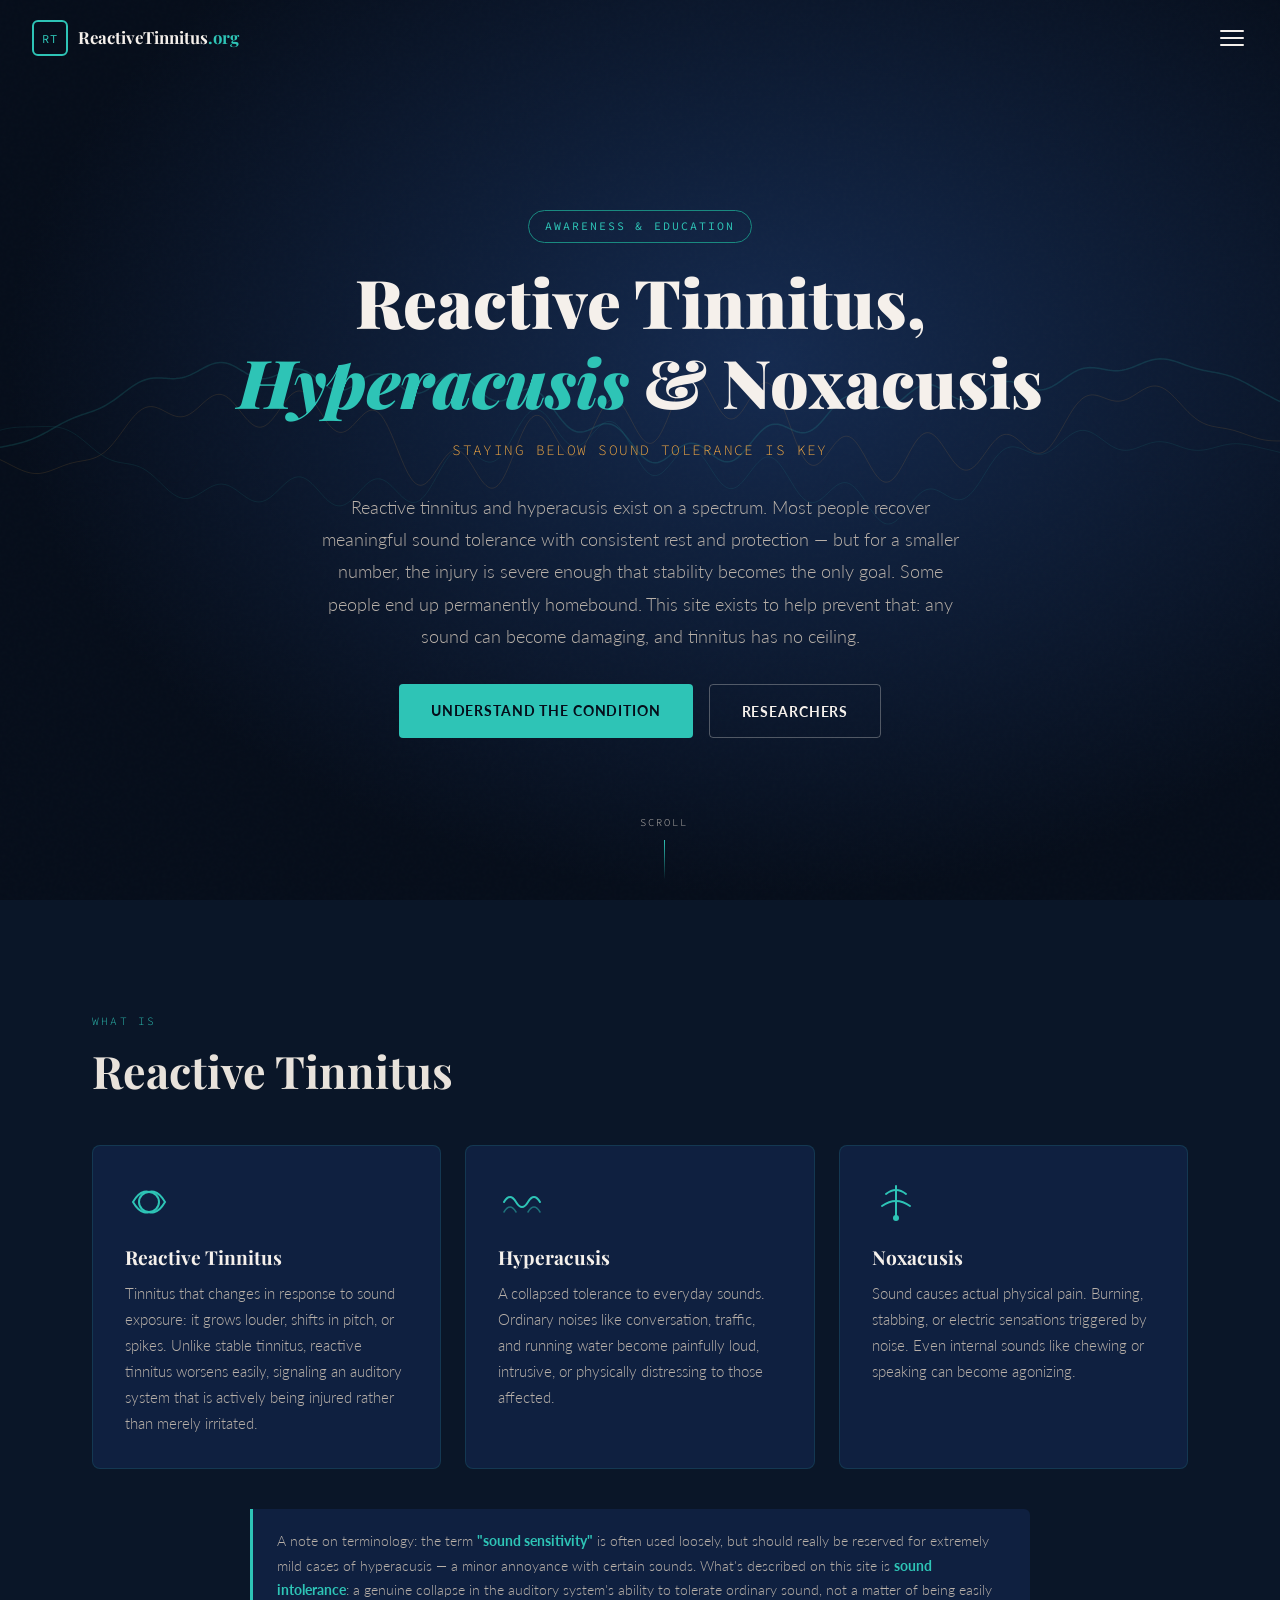
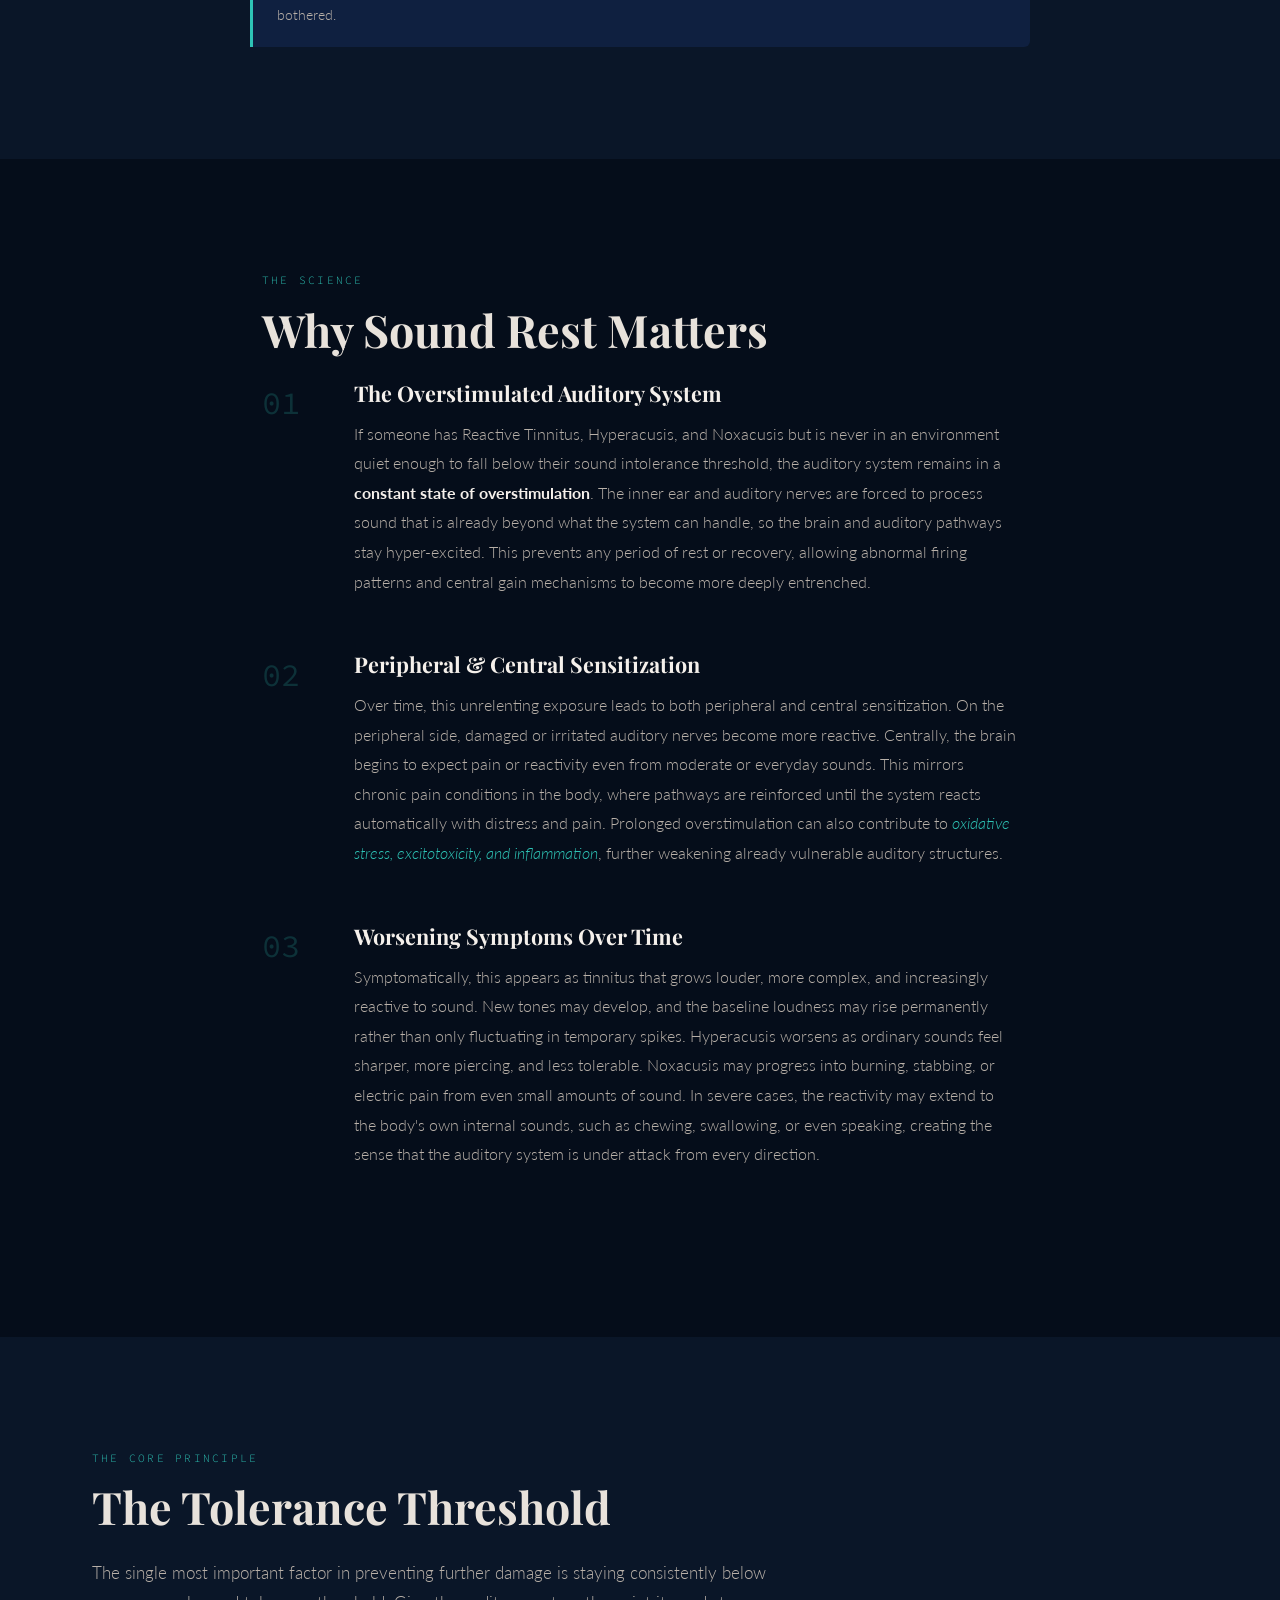
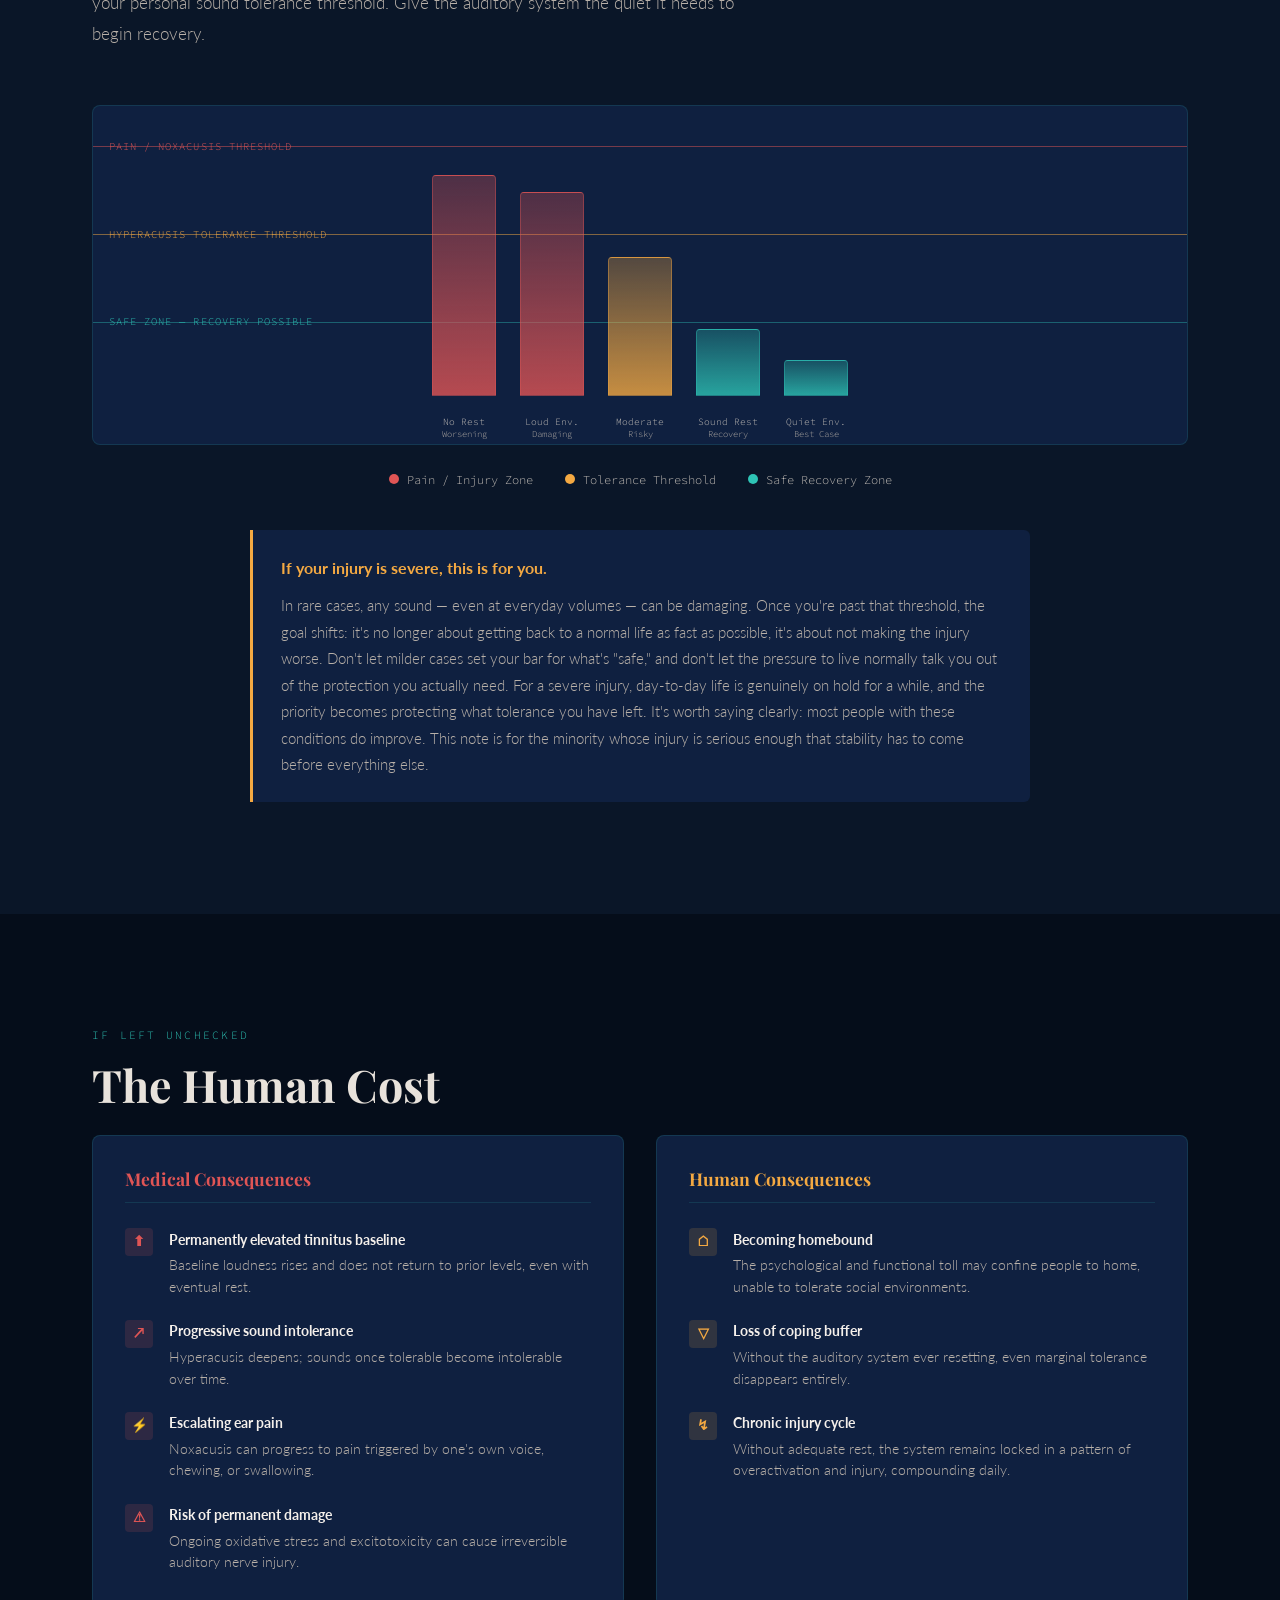
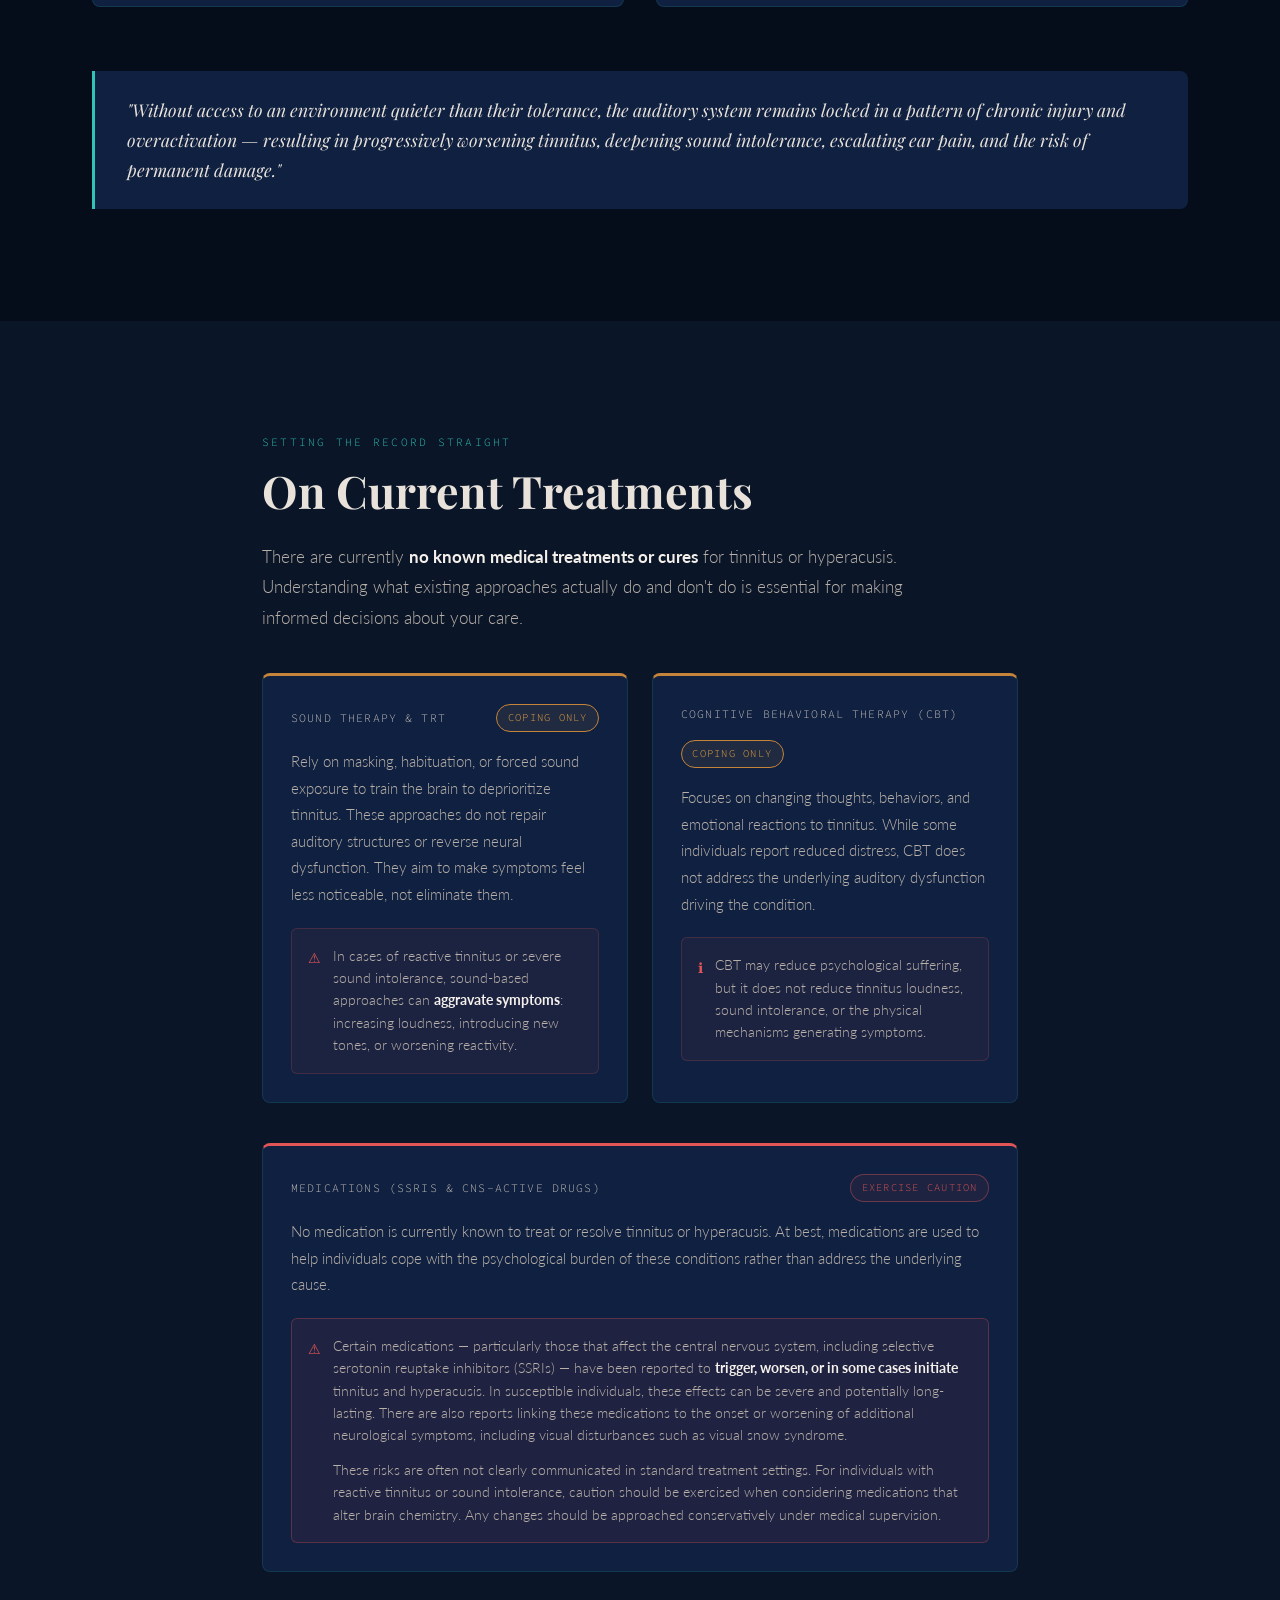
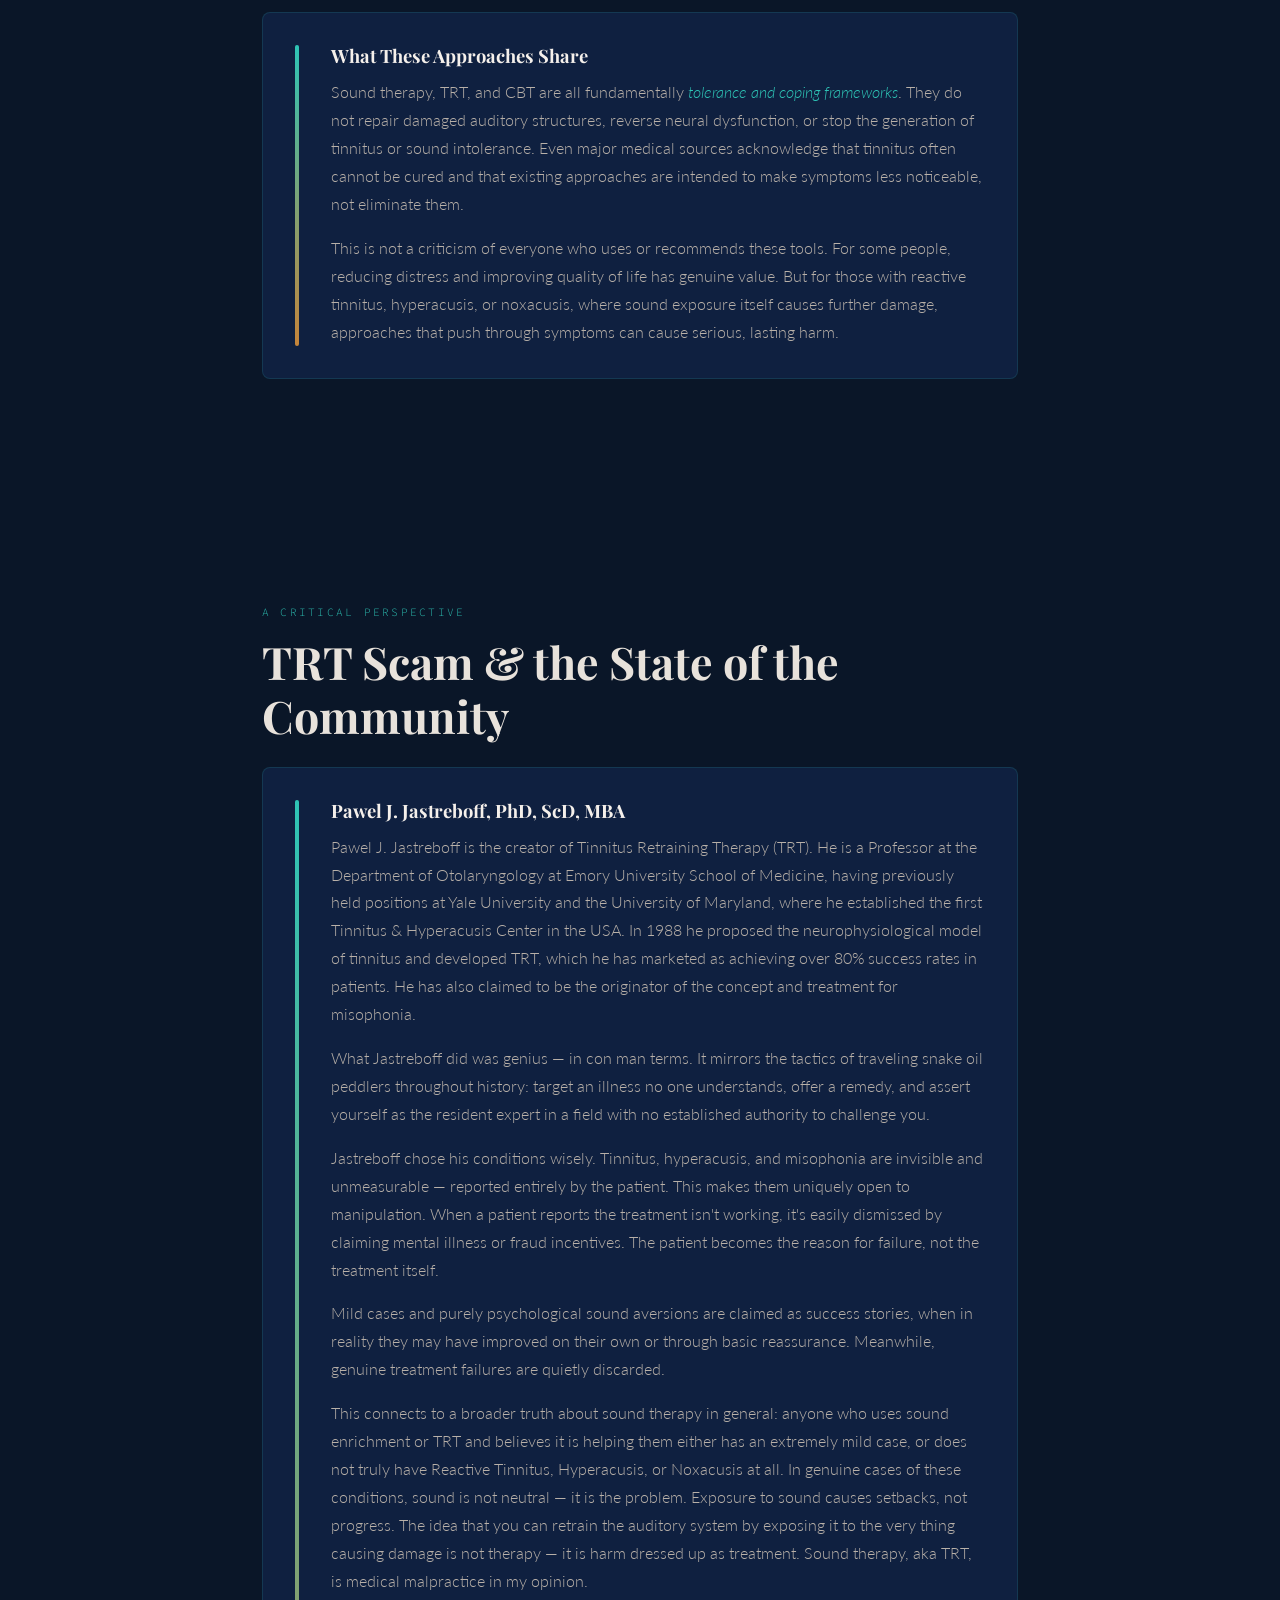
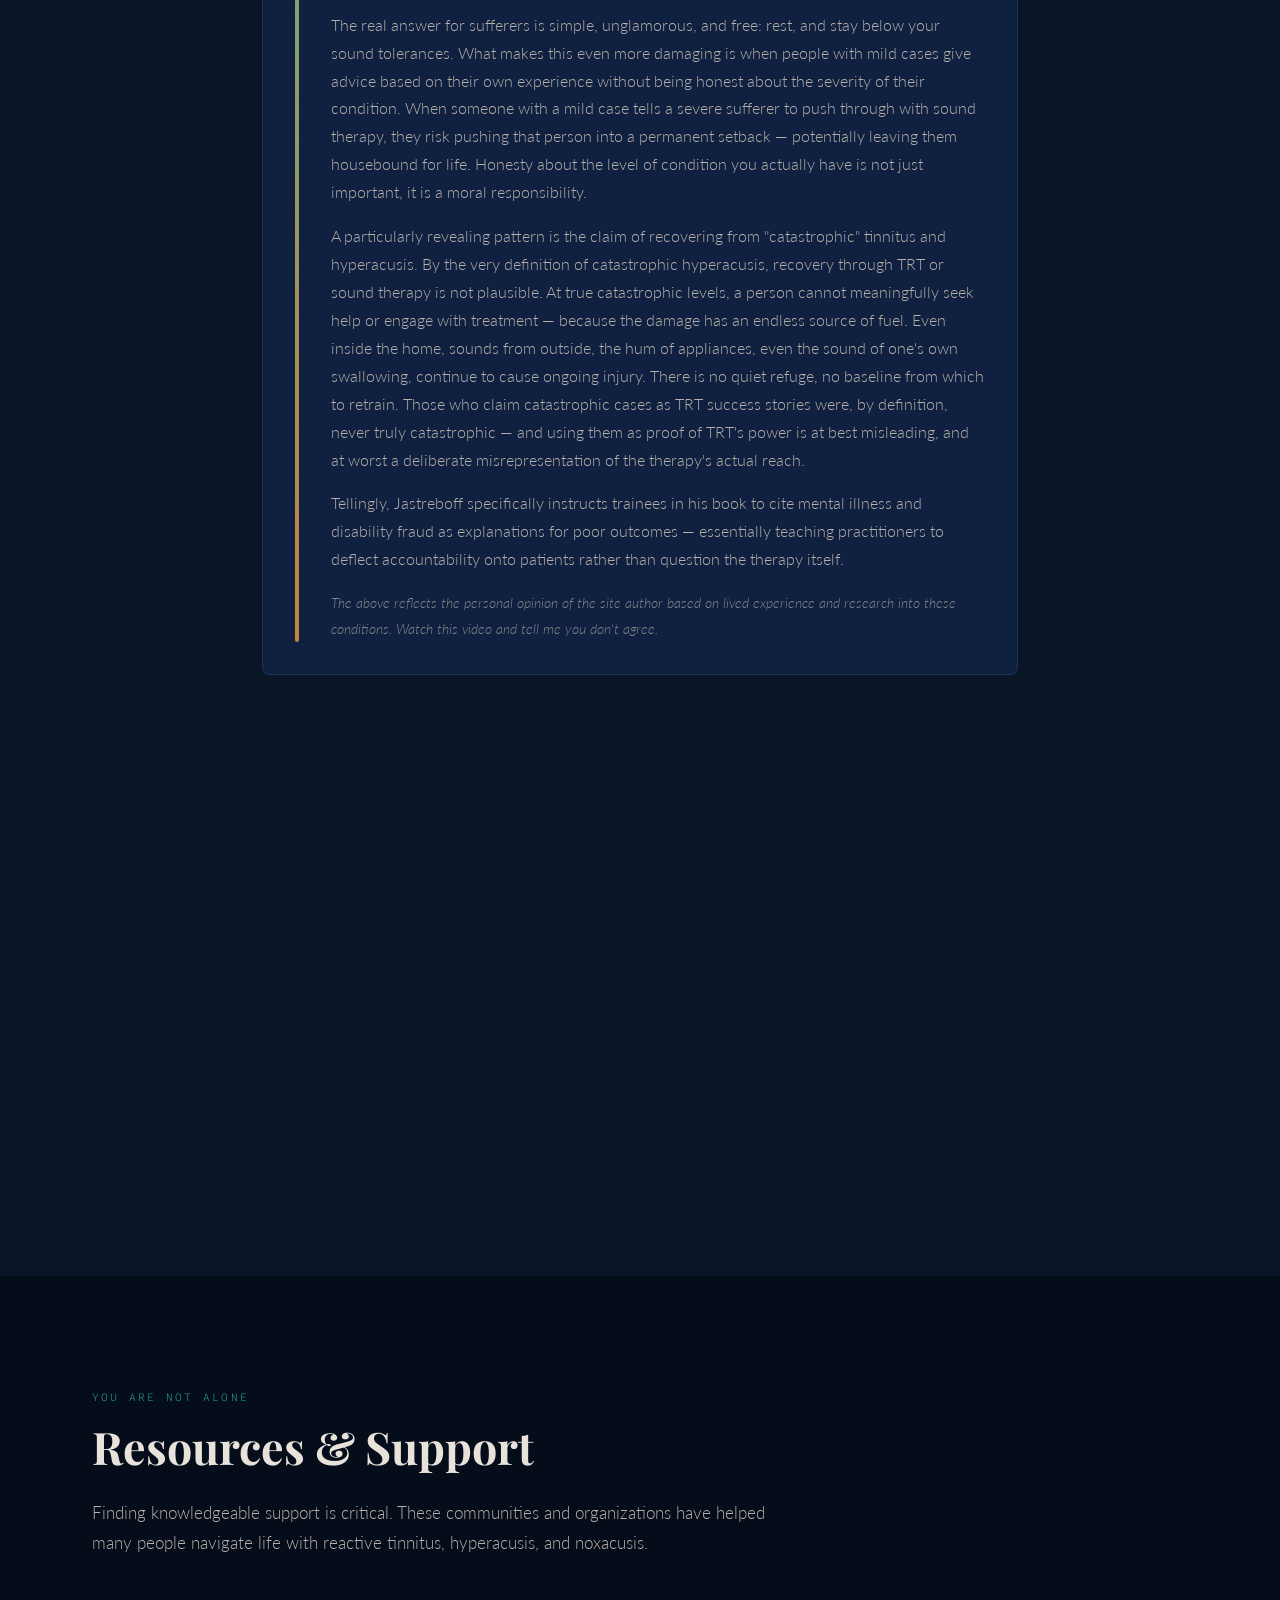
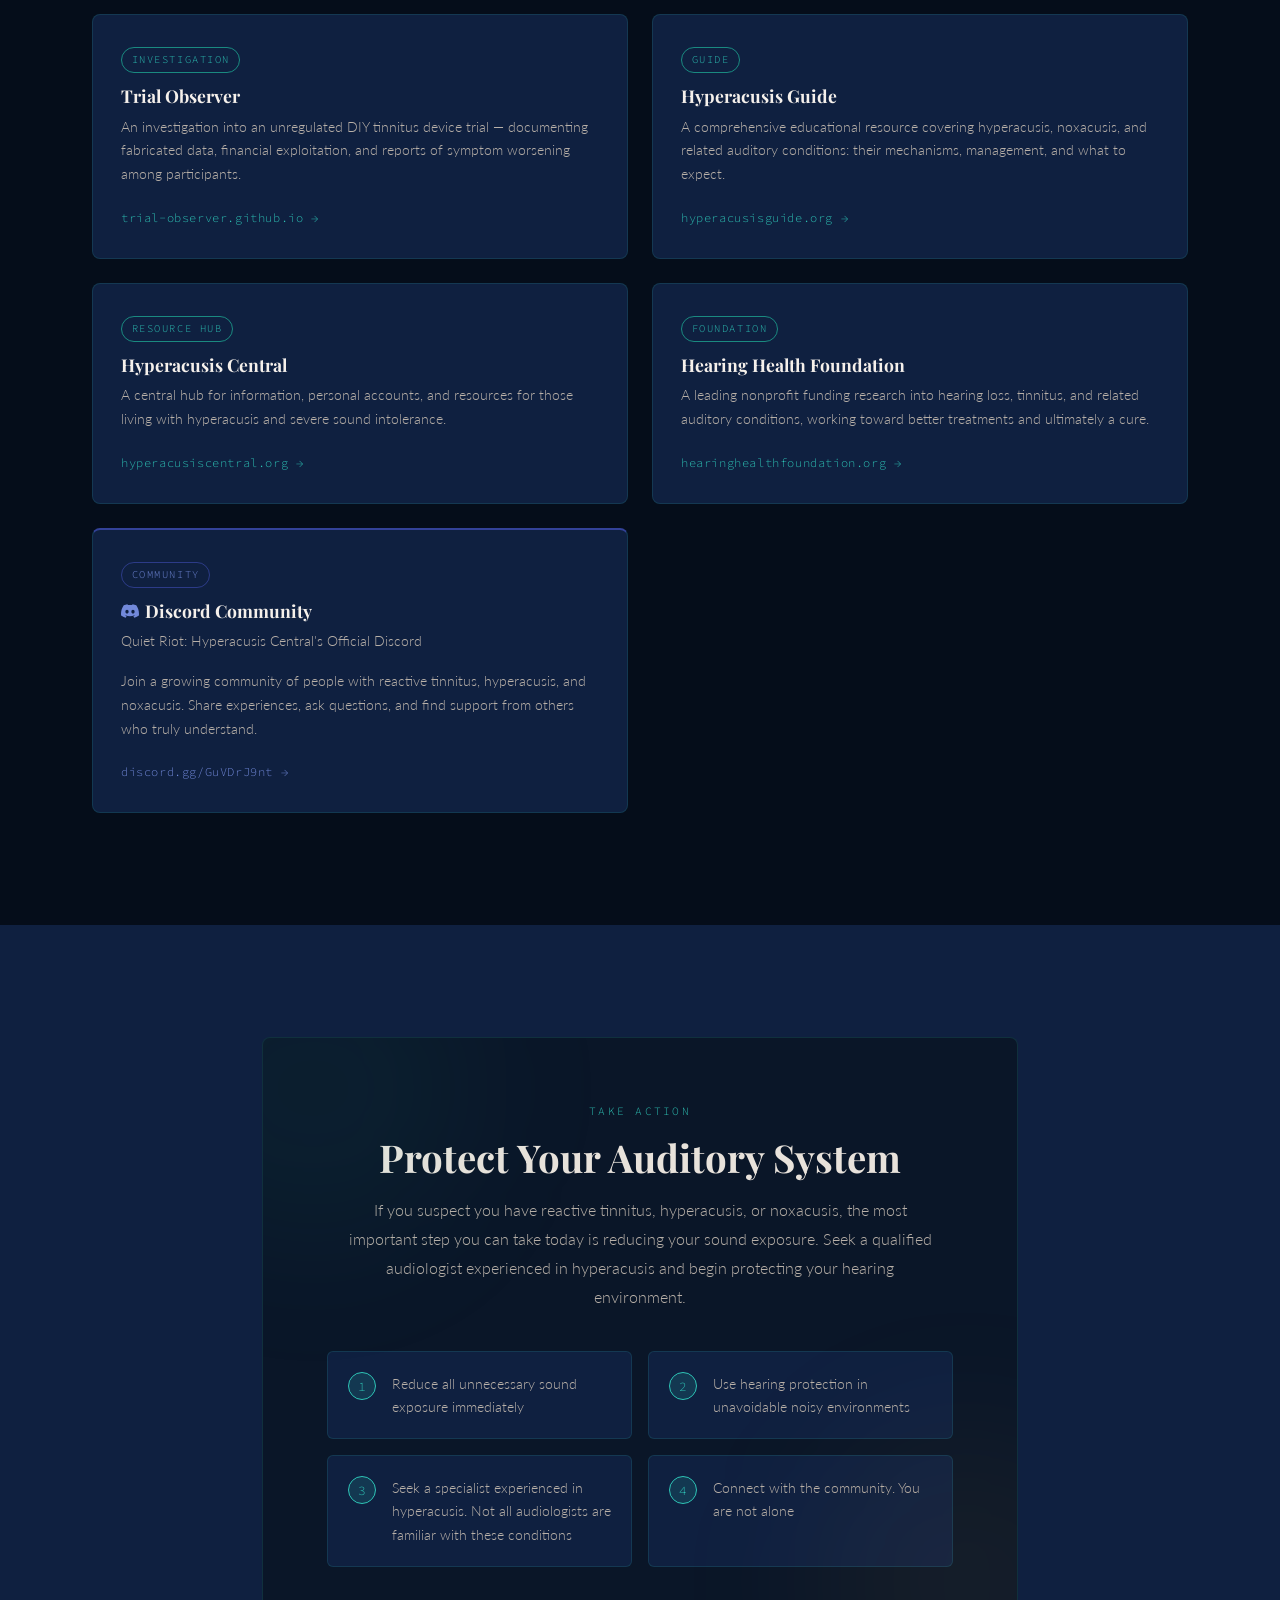
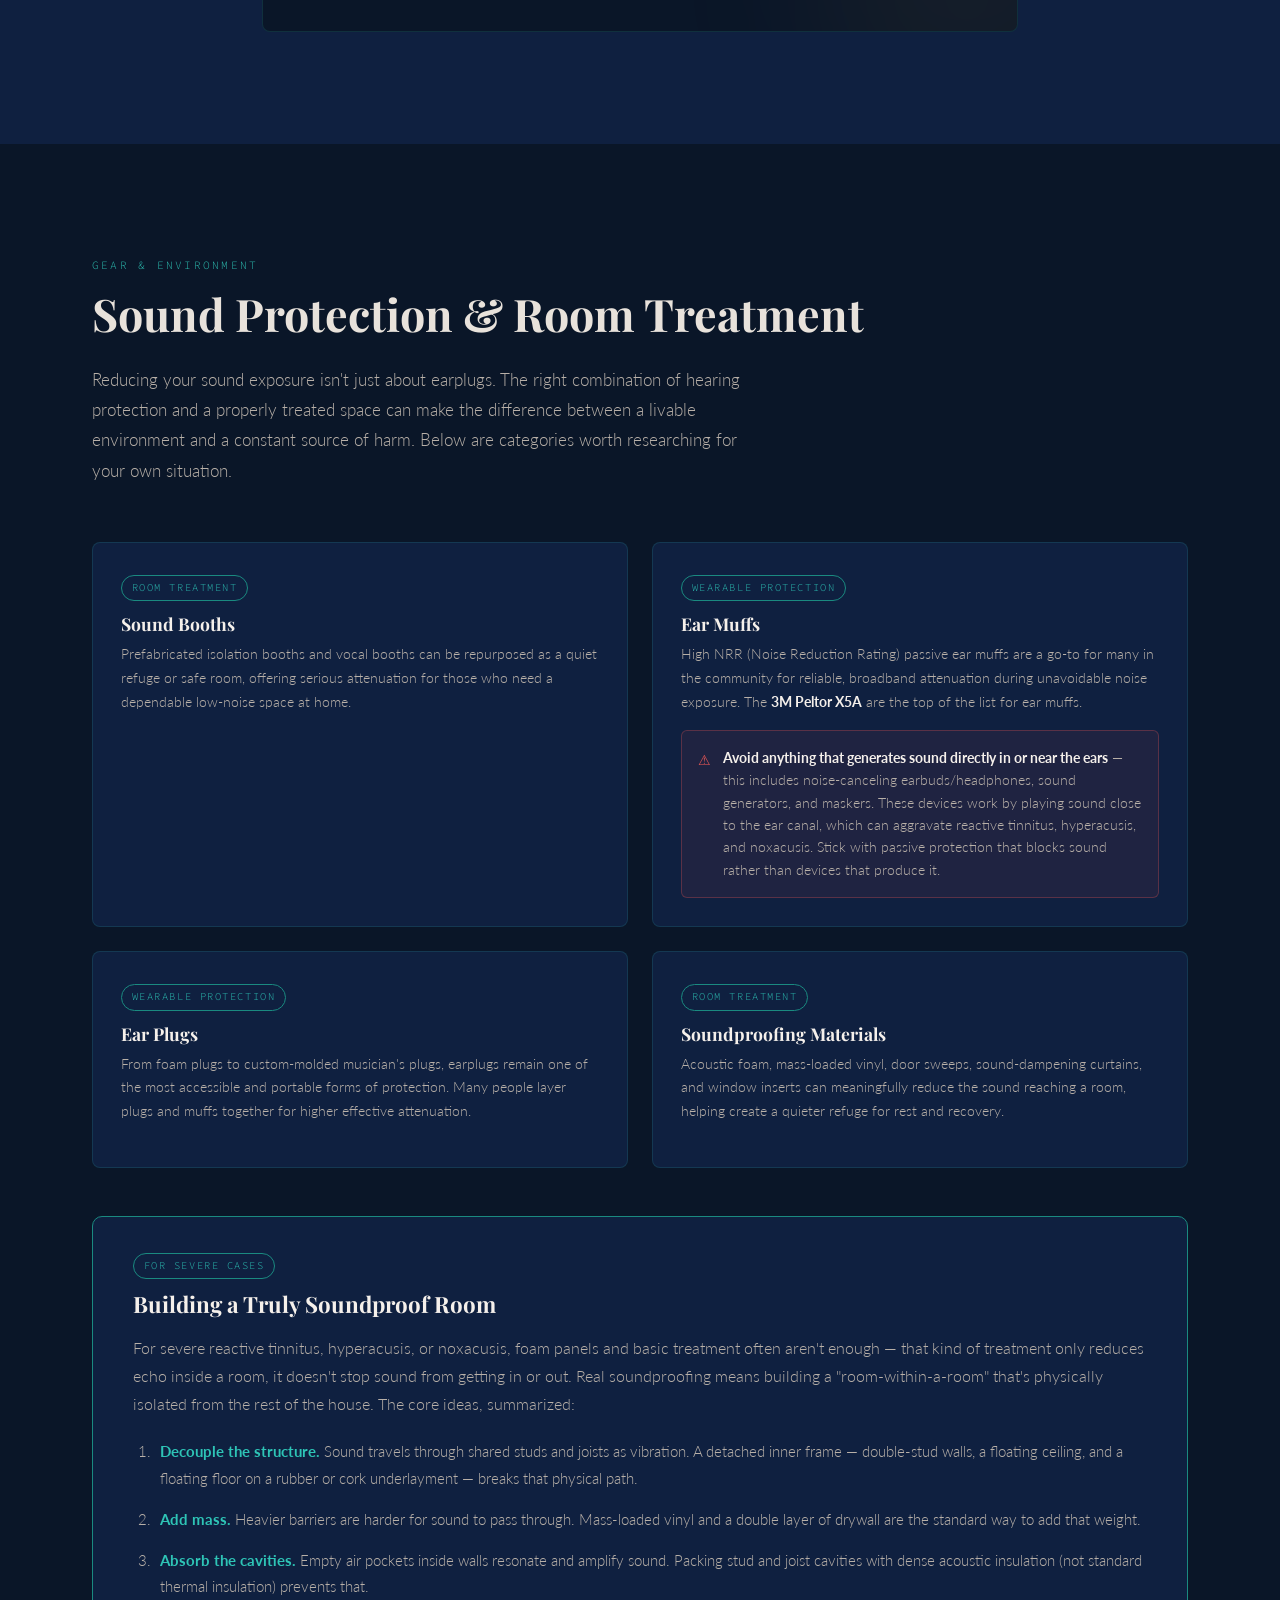
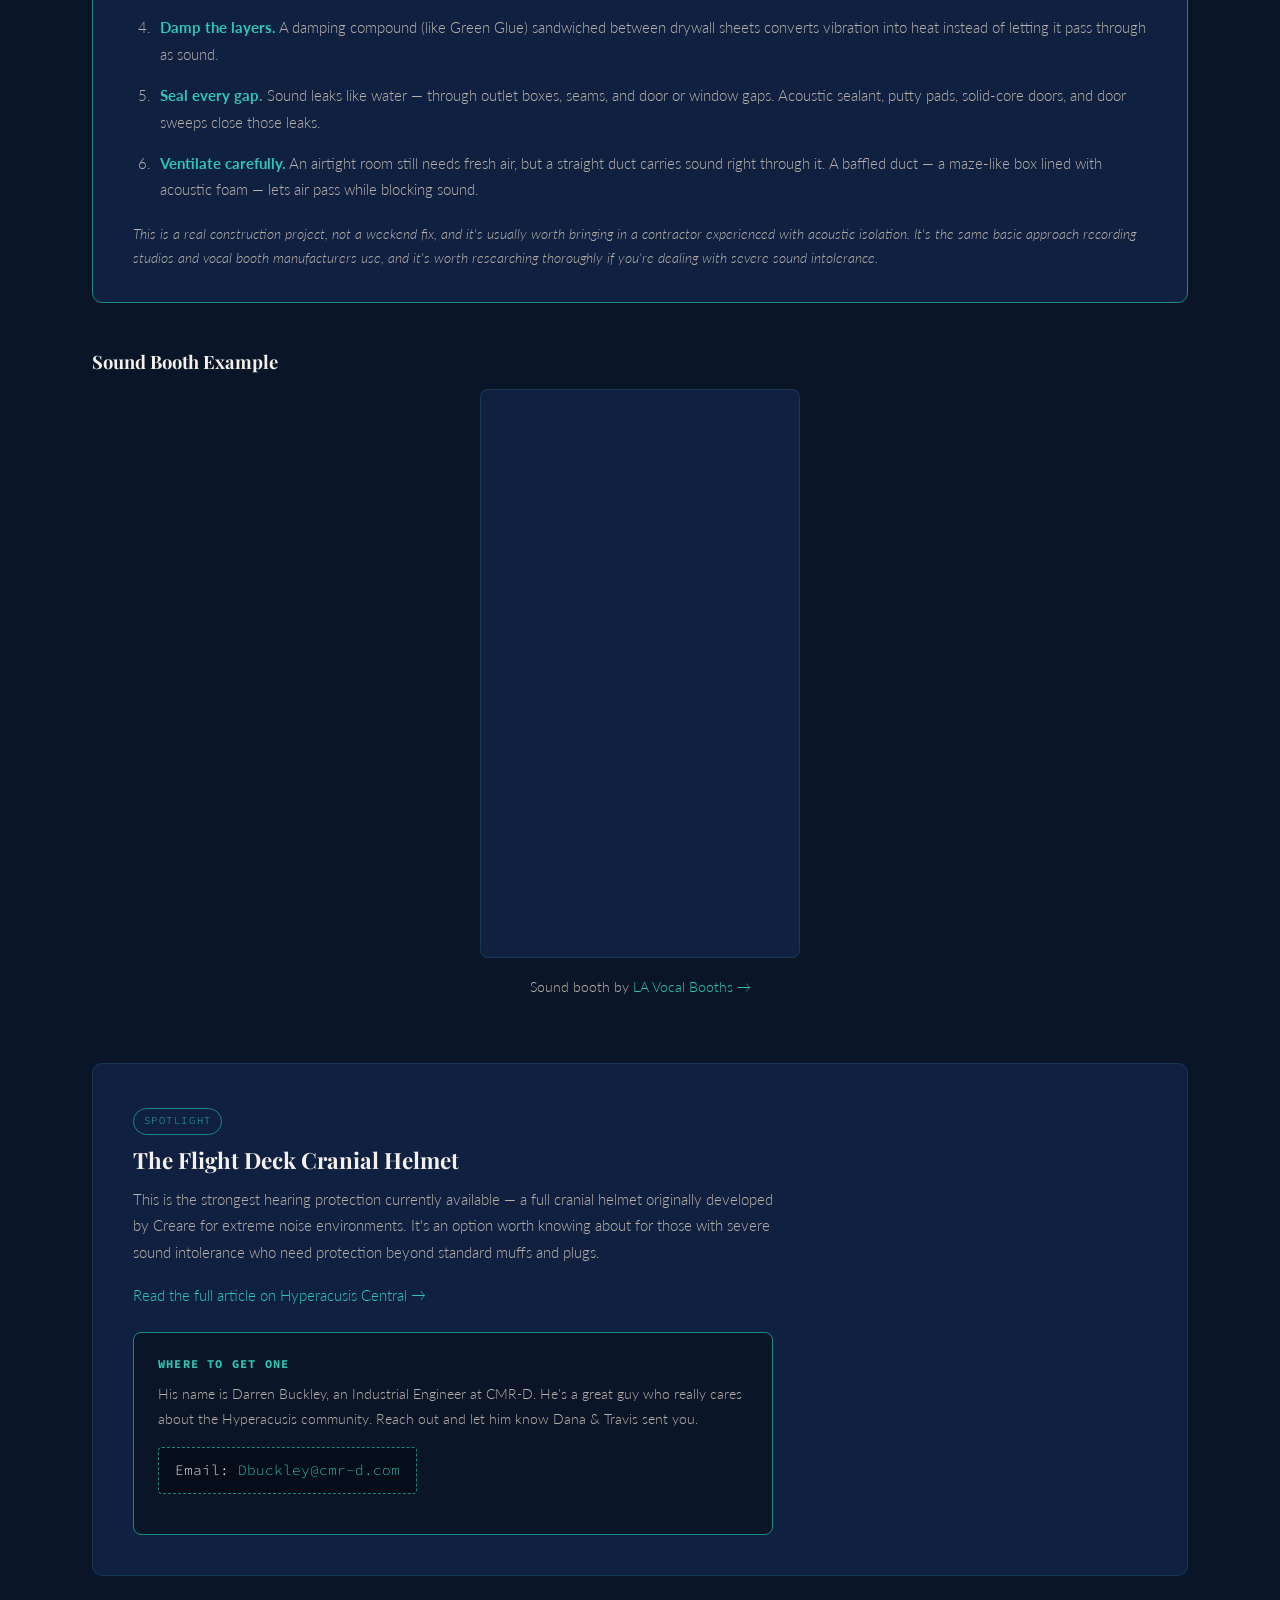
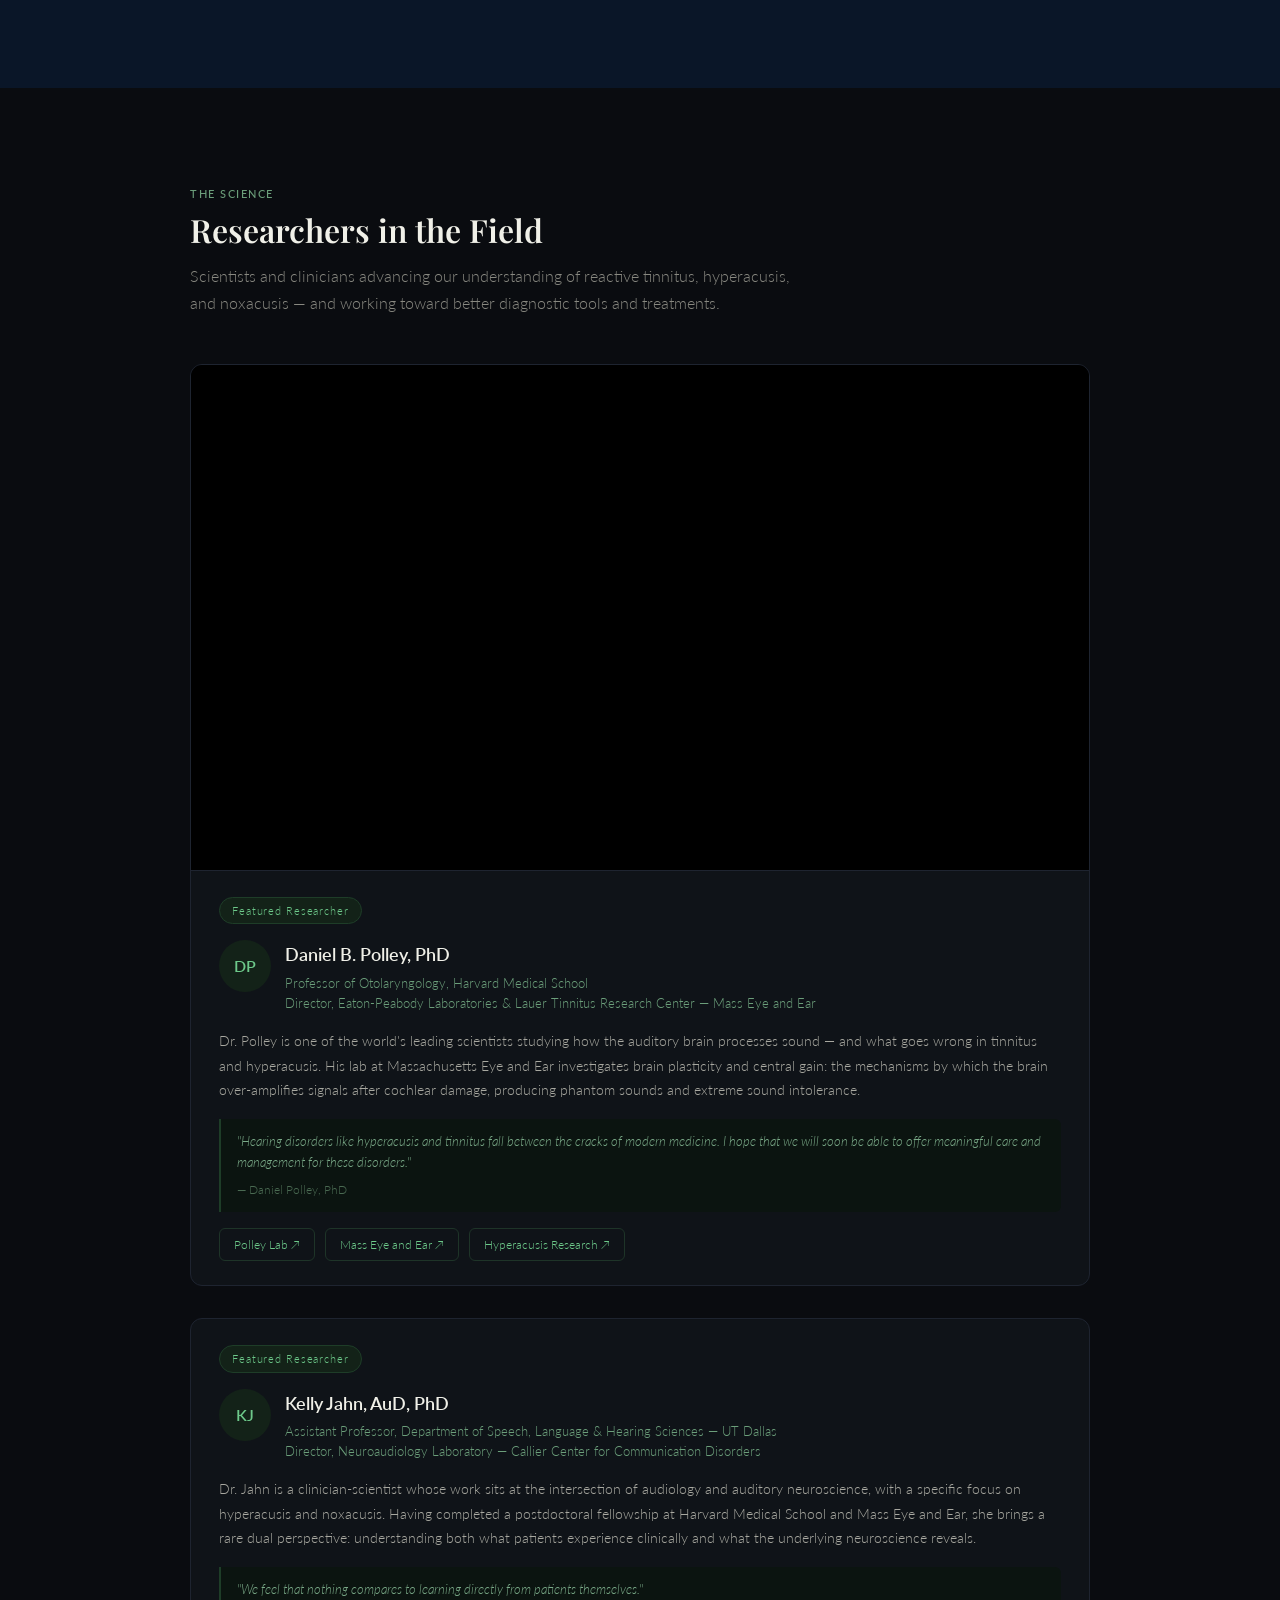
<file: index (5).html>
<!DOCTYPE html>
<html lang="en">
<head>
  <!-- Google tag (gtag.js) -->
<script async src="https://www.googletagmanager.com/gtag/js?id=G-5N8EYNH53C"></script>
<script>
  window.dataLayer = window.dataLayer || [];
  function gtag(){dataLayer.push(arguments);}
  gtag('js', new Date());
  gtag('config', 'G-5N8EYNH53C');
</script>
  <meta charset="UTF-8" />
  <meta name="viewport" content="width=device-width, initial-scale=1.0" />
  <title>ReactiveTinnitus.org — Awareness, Education & Support</title>
  <meta name="description" content="ReactiveTinnitus.org raises awareness about Reactive Tinnitus, Hyperacusis, and Noxacusis — conditions that demand sound protection and rest to prevent permanent auditory damage." />

  <!-- Favicon -->
  <link rel="icon" type="image/x-icon" href="/favicon.ico" />
  <link rel="icon" type="image/png" sizes="16x16" href="/favicon-16x16.png" />
  <link rel="icon" type="image/png" sizes="32x32" href="/favicon-32x32.png" />
  <link rel="icon" type="image/png" sizes="48x48" href="/favicon-48x48.png" />
  <link rel="apple-touch-icon" sizes="180x180" href="/apple-touch-icon.png" />
  <link rel="icon" type="image/png" sizes="192x192" href="/android-chrome-192x192.png" />
  <link rel="icon" type="image/png" sizes="512x512" href="/android-chrome-512x512.png" />
  <meta name="theme-color" content="#050d1a" />

  <!-- Open Graph / Link Previews -->
  <meta property="og:type" content="website" />
  <meta property="og:url" content="https://www.reactivetinnitus.org/" />
  <meta property="og:title" content="Reactive Tinnitus, Hyperacusis & Noxacusis — Awareness & Support" />
  <meta property="og:description" content="ReactiveTinnitus.org raises awareness about Reactive Tinnitus, Hyperacusis, and Noxacusis — conditions that demand sound protection and rest to prevent permanent auditory damage." />
  <meta property="og:image" content="https://www.reactivetinnitus.org/og-image.png" />
  <meta property="og:image:width" content="1200" />
  <meta property="og:image:height" content="630" />
  <meta property="og:site_name" content="ReactiveTinnitus.org" />

  <!-- Twitter Card -->
  <meta name="twitter:card" content="summary_large_image" />
  <meta name="twitter:title" content="Reactive Tinnitus, Hyperacusis & Noxacusis — Awareness & Support" />
  <meta name="twitter:description" content="ReactiveTinnitus.org raises awareness about Reactive Tinnitus, Hyperacusis, and Noxacusis — conditions that demand sound protection and rest to prevent permanent auditory damage." />
  <meta name="twitter:image" content="https://www.reactivetinnitus.org/og-image.png" />

  <link rel="stylesheet" href="style.css" />
  <link rel="preconnect" href="https://fonts.googleapis.com">
  <link rel="preconnect" href="https://fonts.gstatic.com" crossorigin>
  <link href="https://fonts.googleapis.com/css2?family=Playfair+Display:ital,wght@0,400;0,700;0,900;1,400&family=Source+Code+Pro:wght@300;400&family=Lato:wght@300;400;700&display=swap" rel="stylesheet">
</head>
<body>

  <!-- NAV -->
  <header class="site-header" id="site-header">
    <nav class="nav-inner">
      <a href="#" class="logo">
        <span class="logo-rt">RT</span>
        <span class="logo-text">ReactiveTinnitus<span class="logo-org">.org</span></span>
      </a>
      <ul class="nav-links">
        <li><a href="#about">About</a></li>
        <li><a href="#understanding">Understanding</a></li>
        <li><a href="#threshold">Threshold</a></li>
        <li><a href="#consequences">Consequences</a></li>
        <li><a href="#treatments">Treatments</a></li>
        <li><a href="#protection">Protection</a></li>
        <li><a href="#resources">Resources</a></li>
        <li><a href="#trt-scam">TRT</a></li>
      </ul>
      <a href="https://discord.gg/GuVDrJ9nt" target="_blank" rel="noopener" class="discord-btn">
        <svg class="discord-icon" viewBox="0 0 24 24" fill="currentColor" xmlns="http://www.w3.org/2000/svg">
          <path d="M20.317 4.37a19.791 19.791 0 0 0-4.885-1.515.074.074 0 0 0-.079.037c-.21.375-.444.864-.608 1.25a18.27 18.27 0 0 0-5.487 0 12.64 12.64 0 0 0-.617-1.25.077.077 0 0 0-.079-.037A19.736 19.736 0 0 0 3.677 4.37a.07.07 0 0 0-.032.027C.533 9.046-.32 13.58.099 18.057a.082.082 0 0 0 .031.057 19.9 19.9 0 0 0 5.993 3.03.078.078 0 0 0 .084-.028 14.09 14.09 0 0 0 1.226-1.994.076.076 0 0 0-.041-.106 13.107 13.107 0 0 1-1.872-.892.077.077 0 0 1-.008-.128 10.2 10.2 0 0 0 .372-.292.074.074 0 0 1 .077-.01c3.928 1.793 8.18 1.793 12.062 0a.074.074 0 0 1 .078.01c.12.098.246.198.373.292a.077.077 0 0 1-.006.127 12.299 12.299 0 0 1-1.873.892.077.077 0 0 0-.041.107c.36.698.772 1.362 1.225 1.993a.076.076 0 0 0 .084.028 19.839 19.839 0 0 0 6.002-3.03.077.077 0 0 0 .032-.054c.5-5.177-.838-9.674-3.549-13.66a.061.061 0 0 0-.031-.03zM8.02 15.33c-1.183 0-2.157-1.085-2.157-2.419 0-1.333.956-2.419 2.157-2.419 1.21 0 2.176 1.096 2.157 2.42 0 1.333-.956 2.418-2.157 2.418zm7.975 0c-1.183 0-2.157-1.085-2.157-2.419 0-1.333.955-2.419 2.157-2.419 1.21 0 2.176 1.096 2.157 2.42 0 1.333-.946 2.418-2.157 2.418z"/>
        </svg>
        <span class="discord-text">Join a community of like-minded folks</span>
      </a>
      <button class="nav-toggle" id="nav-toggle" aria-label="Toggle menu">
        <span></span><span></span><span></span>
      </button>
    </nav>
  </header>

  <!-- HERO -->
  <section class="hero" id="hero">
    <div class="hero-bg">
      <canvas id="waveCanvas"></canvas>
      <div class="hero-noise"></div>
    </div>
    <div class="hero-content">
      <div class="hero-badge">Awareness &amp; Education</div>
      <h1 class="hero-title">
        Reactive Tinnitus,<br />
        <em>Hyperacusis</em> &amp; Noxacusis
      </h1>
      <p class="hero-subtitle">
        Staying Below Sound Tolerance Is Key
      </p>
      <p class="hero-lead">
        Reactive tinnitus and hyperacusis exist on a spectrum. Most people recover meaningful sound tolerance with consistent rest and protection — but for a smaller number, the injury is severe enough that stability becomes the only goal. Some people end up permanently homebound. This site exists to help prevent that: any sound can become damaging, and tinnitus has no ceiling.
      </p>
      <div class="hero-actions">
        <a href="#understanding" class="btn btn-primary">Understand the Condition</a>
        <a href="#research" class="btn btn-ghost">Researchers</a>
      </div>
    </div>
    <div class="hero-scroll-hint" id="scrollHint">
      <span>Scroll</span>
      <div class="scroll-line"></div>
    </div>
  </section>

  <!-- WHAT IS -->
  <section class="section section-dark" id="about">
    <div class="container">
      <div class="section-label">What Is</div>
      <h2 class="section-title">Reactive Tinnitus</h2>
      <div class="cards-trio">
        <div class="card card-glow" data-animate>
          <div class="card-icon">
            <svg viewBox="0 0 48 48" fill="none" xmlns="http://www.w3.org/2000/svg">
              <circle cx="24" cy="24" r="10" stroke="currentColor" stroke-width="2"/>
              <path d="M24 14C24 14 16 10 8 24C16 38 24 34 24 34" stroke="currentColor" stroke-width="2" stroke-linecap="round"/>
              <path d="M24 14C24 14 32 10 40 24C32 38 24 34 24 34" stroke="currentColor" stroke-width="2" stroke-linecap="round"/>
            </svg>
          </div>
          <h3>Reactive Tinnitus</h3>
          <p>Tinnitus that changes in response to sound exposure: it grows louder, shifts in pitch, or spikes. Unlike stable tinnitus, reactive tinnitus worsens easily, signaling an auditory system that is actively being injured rather than merely irritated.</p>
        </div>
        <div class="card card-glow" data-animate>
          <div class="card-icon">
            <svg viewBox="0 0 48 48" fill="none" xmlns="http://www.w3.org/2000/svg">
              <path d="M6 24 Q12 14 18 24 Q24 34 30 24 Q36 14 42 24" stroke="currentColor" stroke-width="2" stroke-linecap="round" fill="none"/>
              <path d="M6 34 Q12 24 18 34" stroke="currentColor" stroke-width="1.5" stroke-linecap="round" opacity="0.5" fill="none"/>
              <path d="M30 34 Q36 24 42 34" stroke="currentColor" stroke-width="1.5" stroke-linecap="round" opacity="0.5" fill="none"/>
            </svg>
          </div>
          <h3>Hyperacusis</h3>
          <p>A collapsed tolerance to everyday sounds. Ordinary noises like conversation, traffic, and running water become painfully loud, intrusive, or physically distressing to those affected.</p>
        </div>
        <div class="card card-glow" data-animate>
          <div class="card-icon">
            <svg viewBox="0 0 48 48" fill="none" xmlns="http://www.w3.org/2000/svg">
              <path d="M24 8 L24 40" stroke="currentColor" stroke-width="2" stroke-linecap="round"/>
              <path d="M14 16 Q24 8 34 16" stroke="currentColor" stroke-width="2" stroke-linecap="round" fill="none"/>
              <path d="M10 28 Q24 18 38 28" stroke="currentColor" stroke-width="2" stroke-linecap="round" fill="none"/>
              <circle cx="24" cy="40" r="3" fill="currentColor"/>
            </svg>
          </div>
          <h3>Noxacusis</h3>
          <p> Sound causes actual physical pain. Burning, stabbing, or electric sensations triggered by noise. Even internal sounds like chewing or speaking can become agonizing.</p>
        </div>
      </div>
      <p class="terminology-note" data-animate>A note on terminology: the term <strong>"sound sensitivity"</strong> is often used loosely, but should really be reserved for extremely mild cases of hyperacusis — a minor annoyance with certain sounds. What's described on this site is <strong>sound intolerance</strong>: a genuine collapse in the auditory system's ability to tolerate ordinary sound, not a matter of being easily bothered.</p>
    </div>
  </section>

  <!-- MAIN CONTENT: THE SCIENCE -->
  <section class="section section-mid" id="understanding">
    <div class="container container-narrow">
      <div class="section-label">The Science</div>
      <h2 class="section-title">Why Sound Rest Matters</h2>

      <div class="prose-block" data-animate>
        <div class="prose-marker">01</div>
        <div class="prose-content">
          <h3>The Overstimulated Auditory System</h3>
          <p>
            If someone has Reactive Tinnitus, Hyperacusis, and Noxacusis but is never in an environment quiet enough to fall below their sound intolerance threshold, the auditory system remains in a <strong>constant state of overstimulation</strong>. The inner ear and auditory nerves are forced to process sound that is already beyond what the system can handle, so the brain and auditory pathways stay hyper-excited. This prevents any period of rest or recovery, allowing abnormal firing patterns and central gain mechanisms to become more deeply entrenched.
          </p>
        </div>
      </div>

      <div class="prose-block" data-animate>
        <div class="prose-marker">02</div>
        <div class="prose-content">
          <h3>Peripheral &amp; Central Sensitization</h3>
          <p>
            Over time, this unrelenting exposure leads to both peripheral and central sensitization. On the peripheral side, damaged or irritated auditory nerves become more reactive. Centrally, the brain begins to expect pain or reactivity even from moderate or everyday sounds. This mirrors chronic pain conditions in the body, where pathways are reinforced until the system reacts automatically with distress and pain. Prolonged overstimulation can also contribute to <em>oxidative stress, excitotoxicity, and inflammation</em>, further weakening already vulnerable auditory structures.
          </p>
        </div>
      </div>

      <div class="prose-block" data-animate>
        <div class="prose-marker">03</div>
        <div class="prose-content">
          <h3>Worsening Symptoms Over Time</h3>
          <p>
            Symptomatically, this appears as tinnitus that grows louder, more complex, and increasingly reactive to sound. New tones may develop, and the baseline loudness may rise permanently rather than only fluctuating in temporary spikes. Hyperacusis worsens as ordinary sounds feel sharper, more piercing, and less tolerable. Noxacusis may progress into burning, stabbing, or electric pain from even small amounts of sound. In severe cases, the reactivity may extend to the body's own internal sounds, such as chewing, swallowing, or even speaking, creating the sense that the auditory system is under attack from every direction.
          </p>
        </div>
      </div>
    </div>
  </section>

  <!-- THRESHOLD DIAGRAM -->
  <section class="section section-dark" id="threshold">
    <div class="container">
      <div class="section-label">The Core Principle</div>
      <h2 class="section-title">The Tolerance Threshold</h2>
      <p class="section-intro">The single most important factor in preventing further damage is staying consistently below your personal sound tolerance threshold. Give the auditory system the quiet it needs to begin recovery.</p>

      <div class="threshold-diagram" data-animate>
        <div class="threshold-chart">
          <div class="threshold-line threshold-line-danger">
            <span class="threshold-line-label">Pain / Noxacusis Threshold</span>
          </div>
          <div class="threshold-line threshold-line-warning">
            <span class="threshold-line-label">Hyperacusis Tolerance Threshold</span>
          </div>
          <div class="threshold-line threshold-line-safe">
            <span class="threshold-line-label">Safe Zone — Recovery Possible</span>
          </div>
          <div class="threshold-bars">
            <div class="t-bar-wrap">
              <div class="t-bar t-bar-bad" style="--h: 92%">
                <span class="t-bar-label">No Rest<br/><small>Worsening</small></span>
              </div>
            </div>
            <div class="t-bar-wrap">
              <div class="t-bar t-bar-bad" style="--h: 85%">
                <span class="t-bar-label">Loud Env.<br/><small>Damaging</small></span>
              </div>
            </div>
            <div class="t-bar-wrap">
              <div class="t-bar t-bar-mid" style="--h: 58%">
                <span class="t-bar-label">Moderate<br/><small>Risky</small></span>
              </div>
            </div>
            <div class="t-bar-wrap">
              <div class="t-bar t-bar-good" style="--h: 28%">
                <span class="t-bar-label">Sound Rest<br/><small>Recovery</small></span>
              </div>
            </div>
            <div class="t-bar-wrap">
              <div class="t-bar t-bar-good" style="--h: 15%">
                <span class="t-bar-label">Quiet Env.<br/><small>Best Case</small></span>
              </div>
            </div>
          </div>
        </div>
        <div class="threshold-key">
          <div class="key-item"><span class="key-dot key-danger"></span> Pain / Injury Zone</div>
          <div class="key-item"><span class="key-dot key-warning"></span> Tolerance Threshold</div>
          <div class="key-item"><span class="key-dot key-safe"></span> Safe Recovery Zone</div>
        </div>
      </div>

      <div class="threshold-warning-note" data-animate>
        <strong>If your injury is severe, this is for you.</strong>
        <p>In rare cases, any sound — even at everyday volumes — can be damaging. Once you're past that threshold, the goal shifts: it's no longer about getting back to a normal life as fast as possible, it's about not making the injury worse. Don't let milder cases set your bar for what's "safe," and don't let the pressure to live normally talk you out of the protection you actually need. For a severe injury, day-to-day life is genuinely on hold for a while, and the priority becomes protecting what tolerance you have left. It's worth saying clearly: most people with these conditions do improve. This note is for the minority whose injury is serious enough that stability has to come before everything else.</p>
      </div>
    </div>
  </section>

  <!-- CONSEQUENCES -->
  <section class="section section-mid" id="consequences">
    <div class="container">
      <div class="section-label">If Left Unchecked</div>
      <h2 class="section-title">The Human Cost</h2>

      <div class="two-col">
        <div class="col-block" data-animate>
          <h3 class="col-block-title col-title-medical">Medical Consequences</h3>
          <ul class="impact-list">
            <li>
              <span class="impact-icon impact-red">⬆</span>
              <div>
                <strong>Permanently elevated tinnitus baseline</strong>
                <p>Baseline loudness rises and does not return to prior levels, even with eventual rest.</p>
              </div>
            </li>
            <li>
              <span class="impact-icon impact-red">↗</span>
              <div>
                <strong>Progressive sound intolerance</strong>
                <p>Hyperacusis deepens; sounds once tolerable become intolerable over time.</p>
              </div>
            </li>
            <li>
              <span class="impact-icon impact-red">⚡</span>
              <div>
                <strong>Escalating ear pain</strong>
                <p>Noxacusis can progress to pain triggered by one's own voice, chewing, or swallowing.</p>
              </div>
            </li>
            <li>
              <span class="impact-icon impact-red">⚠</span>
              <div>
                <strong>Risk of permanent damage</strong>
                <p>Ongoing oxidative stress and excitotoxicity can cause irreversible auditory nerve injury.</p>
              </div>
            </li>
          </ul>
        </div>
        <div class="col-block" data-animate>
          <h3 class="col-block-title col-title-human">Human Consequences</h3>
          <ul class="impact-list">
            <li>
              <span class="impact-icon impact-amber">⌂</span>
              <div>
                <strong>Becoming homebound</strong>
                <p>The psychological and functional toll may confine people to home, unable to tolerate social environments.</p>
              </div>
            </li>
            <li>
              <span class="impact-icon impact-amber">▽</span>
              <div>
                <strong>Loss of coping buffer</strong>
                <p>Without the auditory system ever resetting, even marginal tolerance disappears entirely.</p>
              </div>
            </li>
            <li>
              <span class="impact-icon impact-amber">↯</span>
              <div>
                <strong>Chronic injury cycle</strong>
                <p>Without adequate rest, the system remains locked in a pattern of overactivation and injury, compounding daily.</p>
              </div>
            </li>
          </ul>
        </div>
      </div>

      <blockquote class="pull-quote" data-animate>
        "Without access to an environment quieter than their tolerance, the auditory system remains locked in a pattern of chronic injury and overactivation — resulting in progressively worsening tinnitus, deepening sound intolerance, escalating ear pain, and the risk of permanent damage."
      </blockquote>
    </div>
  </section>

  <!-- TREATMENTS -->
  <section class="section section-dark" id="treatments">
    <div class="container container-narrow">
      <div class="section-label">Setting the Record Straight</div>
      <h2 class="section-title">On Current Treatments</h2>

      <div class="treatment-intro" data-animate>
        <p class="section-intro" style="margin-bottom: 0;">There are currently <strong>no known medical treatments or cures</strong> for tinnitus or hyperacusis. Understanding what existing approaches actually do and don't do is essential for making informed decisions about your care.</p>
      </div>

      <div class="treatment-grid" data-animate>
        <div class="treatment-card treatment-card-caution">
          <div class="treatment-card-header">
            <span class="treatment-tag">Sound Therapy &amp; TRT</span>
            <span class="treatment-verdict verdict-caution">Coping Only</span>
          </div>
          <p>Rely on masking, habituation, or forced sound exposure to train the brain to deprioritize tinnitus. These approaches do not repair auditory structures or reverse neural dysfunction. They aim to make symptoms feel less noticeable, not eliminate them.</p>
          <div class="treatment-warning">
            <span class="treatment-warning-icon">⚠</span>
            <p>In cases of reactive tinnitus or severe sound intolerance, sound-based approaches can <strong>aggravate symptoms</strong>: increasing loudness, introducing new tones, or worsening reactivity.</p>
          </div>
        </div>

        <div class="treatment-card treatment-card-caution">
          <div class="treatment-card-header">
            <span class="treatment-tag">Cognitive Behavioral Therapy (CBT)</span>
            <span class="treatment-verdict verdict-caution">Coping Only</span>
          </div>
          <p>Focuses on changing thoughts, behaviors, and emotional reactions to tinnitus. While some individuals report reduced distress, CBT does not address the underlying auditory dysfunction driving the condition.</p>
          <div class="treatment-warning">
            <span class="treatment-warning-icon">ℹ</span>
            <p>CBT may reduce psychological suffering, but it does not reduce tinnitus loudness, sound intolerance, or the physical mechanisms generating symptoms.</p>
          </div>
        </div>
      </div>

      <div class="treatment-card treatment-card-danger treatment-card-full" data-animate>
        <div class="treatment-card-header">
          <span class="treatment-tag">Medications (SSRIs &amp; CNS-Active Drugs)</span>
          <span class="treatment-verdict verdict-danger">Exercise Caution</span>
        </div>
        <p>No medication is currently known to treat or resolve tinnitus or hyperacusis. At best, medications are used to help individuals cope with the psychological burden of these conditions rather than address the underlying cause.</p>
        <div class="treatment-warning treatment-warning-danger">
          <span class="treatment-warning-icon">⚠</span>
          <div>
            <p>Certain medications — particularly those that affect the central nervous system, including selective serotonin reuptake inhibitors (SSRIs) — have been reported to <strong>trigger, worsen, or in some cases initiate</strong> tinnitus and hyperacusis. In susceptible individuals, these effects can be severe and potentially long-lasting. There are also reports linking these medications to the onset or worsening of additional neurological symptoms, including visual disturbances such as visual snow syndrome.</p>
            <p>These risks are often not clearly communicated in standard treatment settings. For individuals with reactive tinnitus or sound intolerance, caution should be exercised when considering medications that alter brain chemistry. Any changes should be approached conservatively under medical supervision.</p>
          </div>
        </div>
      </div>

      <div class="treatment-statement" data-animate>
        <div class="treatment-statement-bar"></div>
        <div class="treatment-statement-body">
          <h3>What These Approaches Share</h3>
          <p>Sound therapy, TRT, and CBT are all fundamentally <em>tolerance and coping frameworks</em>. They do not repair damaged auditory structures, reverse neural dysfunction, or stop the generation of tinnitus or sound intolerance. Even major medical sources acknowledge that tinnitus often cannot be cured and that existing approaches are intended to make symptoms less noticeable, not eliminate them.</p>
          <p>This is not a criticism of everyone who uses or recommends these tools. For some people, reducing distress and improving quality of life has genuine value. But for those with reactive tinnitus, hyperacusis, or noxacusis, where sound exposure itself causes further damage, approaches that push through symptoms can cause serious, lasting harm.</p>
        </div>
      </div>
    </div>
  </section>
  <!-- TRT SCAM -->
<section class="section section-dark" id="trt-scam">
  <div class="container container-narrow">
    <div class="section-label">A Critical Perspective</div>
    <h2 class="section-title">TRT Scam &amp; the State of the Community</h2>

    <div class="treatment-statement" data-animate>
      <div class="treatment-statement-bar"></div>
      <div class="treatment-statement-body">
        <h3>Pawel J. Jastreboff, PhD, ScD, MBA</h3>
        <p>Pawel J. Jastreboff is the creator of Tinnitus Retraining Therapy (TRT). He is a Professor at the Department of Otolaryngology at Emory University School of Medicine, having previously held positions at Yale University and the University of Maryland, where he established the first Tinnitus &amp; Hyperacusis Center in the USA. In 1988 he proposed the neurophysiological model of tinnitus and developed TRT, which he has marketed as achieving over 80% success rates in patients. He has also claimed to be the originator of the concept and treatment for misophonia.</p>

        <p>What Jastreboff did was genius — in con man terms. It mirrors the tactics of traveling snake oil peddlers throughout history: target an illness no one understands, offer a remedy, and assert yourself as the resident expert in a field with no established authority to challenge you.</p>

        <p>Jastreboff chose his conditions wisely. Tinnitus, hyperacusis, and misophonia are invisible and unmeasurable — reported entirely by the patient. This makes them uniquely open to manipulation. When a patient reports the treatment isn't working, it's easily dismissed by claiming mental illness or fraud incentives. The patient becomes the reason for failure, not the treatment itself.</p>

        <p>Mild cases and purely psychological sound aversions are claimed as success stories, when in reality they may have improved on their own or through basic reassurance. Meanwhile, genuine treatment failures are quietly discarded.</p>

        <p>This connects to a broader truth about sound therapy in general: anyone who uses sound enrichment or TRT and believes it is helping them either has an extremely mild case, or does not truly have Reactive Tinnitus, Hyperacusis, or Noxacusis at all. In genuine cases of these conditions, sound is not neutral — it is the problem. Exposure to sound causes setbacks, not progress. The idea that you can retrain the auditory system by exposing it to the very thing causing damage is not therapy — it is harm dressed up as treatment. Sound therapy, aka TRT, is medical malpractice in my opinion.</p>

        <p>The real answer for sufferers is simple, unglamorous, and free: rest, and stay below your sound tolerances. What makes this even more damaging is when people with mild cases give advice based on their own experience without being honest about the severity of their condition. When someone with a mild case tells a severe sufferer to push through with sound therapy, they risk pushing that person into a permanent setback — potentially leaving them housebound for life. Honesty about the level of condition you actually have is not just important, it is a moral responsibility.</p>

        <p>A particularly revealing pattern is the claim of recovering from "catastrophic" tinnitus and hyperacusis. By the very definition of catastrophic hyperacusis, recovery through TRT or sound therapy is not plausible. At true catastrophic levels, a person cannot meaningfully seek help or engage with treatment — because the damage has an endless source of fuel. Even inside the home, sounds from outside, the hum of appliances, even the sound of one's own swallowing, continue to cause ongoing injury. There is no quiet refuge, no baseline from which to retrain. Those who claim catastrophic cases as TRT success stories were, by definition, never truly catastrophic — and using them as proof of TRT's power is at best misleading, and at worst a deliberate misrepresentation of the therapy's actual reach.</p>

        <p>Tellingly, Jastreboff specifically instructs trainees in his book to cite mental illness and disability fraud as explanations for poor outcomes — essentially teaching practitioners to deflect accountability onto patients rather than question the therapy itself.</p>

        <p style="font-style:italic;opacity:0.7;font-size:0.9rem;">The above reflects the personal opinion of the site author based on lived experience and research into these conditions. Watch this video and tell me you don't agree.</p>
      </div>
    </div>

    <div style="position: relative; padding-bottom: 56.25%; height: 0; overflow: hidden; max-width: 100%; margin: 2rem 0;">
      <iframe
        src="https://www.youtube.com/embed/11SUmiq3UCU"
        title="TRT & Tinnitus Discussion"
        frameborder="0"
        allow="accelerometer; autoplay; clipboard-write; encrypted-media; gyroscope; picture-in-picture; web-share"
        allowfullscreen
        style="position: absolute; top: 0; left: 0; width: 100%; height: 100%;">
      </iframe>
    </div>
 </div>
</section>
  <!-- RESOURCES -->
  <section class="section section-mid" id="resources">
    <div class="container">
      <div class="section-label">You Are Not Alone</div>
      <h2 class="section-title">Resources &amp; Support</h2>
      <p class="section-intro">Finding knowledgeable support is critical. These communities and organizations have helped many people navigate life with reactive tinnitus, hyperacusis, and noxacusis.</p>

      <div class="resources-grid">
        <a href="https://trial-observer.github.io/site/" target="_blank" rel="noopener" class="resource-card" data-animate>
          <div class="resource-card-top">
            <span class="resource-tag">Investigation</span>
          </div>
          <h3>Trial Observer</h3>
          <p>An investigation into an unregulated DIY tinnitus device trial — documenting fabricated data, financial exploitation, and reports of symptom worsening among participants.</p>
          <span class="resource-link">trial-observer.github.io →</span>
        </a>
        <a href="https://hyperacusisguide.org/" target="_blank" rel="noopener" class="resource-card" data-animate>
          <div class="resource-card-top">
            <span class="resource-tag">Guide</span>
          </div>
          <h3>Hyperacusis Guide</h3>
          <p>A comprehensive educational resource covering hyperacusis, noxacusis, and related auditory conditions: their mechanisms, management, and what to expect.</p>
          <span class="resource-link">hyperacusisguide.org →</span>
        </a>
        <a href="https://hyperacusiscentral.org/" target="_blank" rel="noopener" class="resource-card" data-animate>
          <div class="resource-card-top">
            <span class="resource-tag">Resource Hub</span>
          </div>
          <h3>Hyperacusis Central</h3>
          <p>A central hub for information, personal accounts, and resources for those living with hyperacusis and severe sound intolerance.</p>
          <span class="resource-link">hyperacusiscentral.org →</span>
        </a>
        <a href="https://hearinghealthfoundation.org/" target="_blank" rel="noopener" class="resource-card" data-animate>
          <div class="resource-card-top">
            <span class="resource-tag">Foundation</span>
          </div>
          <h3>Hearing Health Foundation</h3>
          <p>A leading nonprofit funding research into hearing loss, tinnitus, and related auditory conditions, working toward better treatments and ultimately a cure.</p>
          <span class="resource-link">hearinghealthfoundation.org →</span>
        </a>
        <a href="https://discord.gg/GuVDrJ9nt" target="_blank" rel="noopener" class="resource-card resource-card-discord" data-animate>
          <div class="resource-card-top">
            <span class="resource-tag">Community</span>
          </div>
          <h3>
            <svg class="resource-discord-icon" viewBox="0 0 24 24" fill="currentColor" xmlns="http://www.w3.org/2000/svg">
              <path d="M20.317 4.37a19.791 19.791 0 0 0-4.885-1.515.074.074 0 0 0-.079.037c-.21.375-.444.864-.608 1.25a18.27 18.27 0 0 0-5.487 0 12.64 12.64 0 0 0-.617-1.25.077.077 0 0 0-.079-.037A19.736 19.736 0 0 0 3.677 4.37a.07.07 0 0 0-.032.027C.533 9.046-.32 13.58.099 18.057a.082.082 0 0 0 .031.057 19.9 19.9 0 0 0 5.993 3.03.078.078 0 0 0 .084-.028 14.09 14.09 0 0 0 1.226-1.994.076.076 0 0 0-.041-.106 13.107 13.107 0 0 1-1.872-.892.077.077 0 0 1-.008-.128 10.2 10.2 0 0 0 .372-.292.074.074 0 0 1 .077-.01c3.928 1.793 8.18 1.793 12.062 0a.074.074 0 0 1 .078.01c.12.098.246.198.373.292a.077.077 0 0 1-.006.127 12.299 12.299 0 0 1-1.873.892.077.077 0 0 0-.041.107c.36.698.772 1.362 1.225 1.993a.076.076 0 0 0 .084.028 19.839 19.839 0 0 0 6.002-3.03.077.077 0 0 0 .032-.054c.5-5.177-.838-9.674-3.549-13.66a.061.061 0 0 0-.031-.03zM8.02 15.33c-1.183 0-2.157-1.085-2.157-2.419 0-1.333.956-2.419 2.157-2.419 1.21 0 2.176 1.096 2.157 2.42 0 1.333-.956 2.418-2.157 2.418zm7.975 0c-1.183 0-2.157-1.085-2.157-2.419 0-1.333.955-2.419 2.157-2.419 1.21 0 2.176 1.096 2.157 2.42 0 1.333-.946 2.418-2.157 2.418z"/>
            </svg>
            Discord Community
          </h3>
          <p>Quiet Riot: Hyperacusis Central's Official Discord</p>
          <p>Join a growing community of people with reactive tinnitus, hyperacusis, and noxacusis. Share experiences, ask questions, and find support from others who truly understand.</p>
          <span class="resource-link">discord.gg/GuVDrJ9nt →</span>
        </a>
      </div>
    </div>
  </section>
<!-- PROTECT YOUR HEARING -->
  <section class="section section-cta">
    <div class="container container-narrow">
      <div class="cta-block" data-animate>
        <div class="cta-wave-left"></div>
        <div class="cta-wave-right"></div>
        <div class="section-label">Take Action</div>
        <h2>Protect Your Auditory System</h2>
        <p>If you suspect you have reactive tinnitus, hyperacusis, or noxacusis, the most important step you can take today is reducing your sound exposure. Seek a qualified audiologist experienced in hyperacusis and begin protecting your hearing environment.</p>
        <div class="cta-steps">
          <div class="cta-step">
            <span class="cta-step-num">1</span>
            <p>Reduce all unnecessary sound exposure immediately</p>
          </div>
          <div class="cta-step">
            <span class="cta-step-num">2</span>
            <p>Use hearing protection in unavoidable noisy environments</p>
          </div>
          <div class="cta-step">
            <span class="cta-step-num">3</span>
            <p>Seek a specialist experienced in hyperacusis. Not all audiologists are familiar with these conditions</p>
          </div>
          <div class="cta-step">
            <span class="cta-step-num">4</span>
            <p>Connect with the community. You are not alone</p>
          </div>
        </div>
      </div>
    </div>
  </section>


  <!-- SOUND PROTECTION & ROOM TREATMENT -->
  <section class="section section-dark" id="protection">
    <div class="container">
      <div class="section-label">Gear &amp; Environment</div>
      <h2 class="section-title">Sound Protection &amp; Room Treatment</h2>
      <p class="section-intro">Reducing your sound exposure isn't just about earplugs. The right combination of hearing protection and a properly treated space can make the difference between a livable environment and a constant source of harm. Below are categories worth researching for your own situation.</p>

      <div class="resources-grid protection-grid">
        <div class="resource-card protection-card" data-animate>
          <div class="resource-card-top">
            <span class="resource-tag">Room Treatment</span>
          </div>
          <h3>Sound Booths</h3>
          <p>Prefabricated isolation booths and vocal booths can be repurposed as a quiet refuge or safe room, offering serious attenuation for those who need a dependable low-noise space at home.</p>
        </div>
        <div class="resource-card protection-card" data-animate>
          <div class="resource-card-top">
            <span class="resource-tag">Wearable Protection</span>
          </div>
          <h3>Ear Muffs</h3>
          <p>High NRR (Noise Reduction Rating) passive ear muffs are a go-to for many in the community for reliable, broadband attenuation during unavoidable noise exposure. The <strong>3M Peltor X5A</strong> are the top of the list for ear muffs.</p>
          <div class="treatment-warning treatment-warning-danger" style="margin-top:1rem;">
            <span class="treatment-warning-icon">⚠</span>
            <p><strong>Avoid anything that generates sound directly in or near the ears</strong> — this includes noise-canceling earbuds/headphones, sound generators, and maskers. These devices work by playing sound close to the ear canal, which can aggravate reactive tinnitus, hyperacusis, and noxacusis. Stick with passive protection that blocks sound rather than devices that produce it.</p>
          </div>
        </div>
        <div class="resource-card protection-card" data-animate>
          <div class="resource-card-top">
            <span class="resource-tag">Wearable Protection</span>
          </div>
          <h3>Ear Plugs</h3>
          <p>From foam plugs to custom-molded musician's plugs, earplugs remain one of the most accessible and portable forms of protection. Many people layer plugs and muffs together for higher effective attenuation.</p>
        </div>
        <div class="resource-card protection-card" data-animate>
          <div class="resource-card-top">
            <span class="resource-tag">Room Treatment</span>
          </div>
          <h3>Soundproofing Materials</h3>
          <p>Acoustic foam, mass-loaded vinyl, door sweeps, sound-dampening curtains, and window inserts can meaningfully reduce the sound reaching a room, helping create a quieter refuge for rest and recovery.</p>
        </div>
      </div>

      <div class="severe-case-card" data-animate>
        <span class="resource-tag">For Severe Cases</span>
        <h3>Building a Truly Soundproof Room</h3>
        <p>For severe reactive tinnitus, hyperacusis, or noxacusis, foam panels and basic treatment often aren't enough — that kind of treatment only reduces echo inside a room, it doesn't stop sound from getting in or out. Real soundproofing means building a "room-within-a-room" that's physically isolated from the rest of the house. The core ideas, summarized:</p>
        <ol class="severe-case-list">
          <li><strong>Decouple the structure.</strong> Sound travels through shared studs and joists as vibration. A detached inner frame — double-stud walls, a floating ceiling, and a floating floor on a rubber or cork underlayment — breaks that physical path.</li>
          <li><strong>Add mass.</strong> Heavier barriers are harder for sound to pass through. Mass-loaded vinyl and a double layer of drywall are the standard way to add that weight.</li>
          <li><strong>Absorb the cavities.</strong> Empty air pockets inside walls resonate and amplify sound. Packing stud and joist cavities with dense acoustic insulation (not standard thermal insulation) prevents that.</li>
          <li><strong>Damp the layers.</strong> A damping compound (like Green Glue) sandwiched between drywall sheets converts vibration into heat instead of letting it pass through as sound.</li>
          <li><strong>Seal every gap.</strong> Sound leaks like water — through outlet boxes, seams, and door or window gaps. Acoustic sealant, putty pads, solid-core doors, and door sweeps close those leaks.</li>
          <li><strong>Ventilate carefully.</strong> An airtight room still needs fresh air, but a straight duct carries sound right through it. A baffled duct — a maze-like box lined with acoustic foam — lets air pass while blocking sound.</li>
        </ol>
        <p class="severe-case-note">This is a real construction project, not a weekend fix, and it's usually worth bringing in a contractor experienced with acoustic isolation. It's the same basic approach recording studios and vocal booth manufacturers use, and it's worth researching thoroughly if you're dealing with severe sound intolerance.</p>
      </div>

      <div class="protection-video-wrap" data-animate>
        <h3 class="protection-subheading">Sound Booth Example</h3>
        <div class="video-embed-vertical">
          <iframe
            src="https://www.youtube.com/embed/Icy3mwa8Djg"
            title="Sound Booth Example"
            allow="accelerometer; autoplay; clipboard-write; encrypted-media; gyroscope; picture-in-picture; web-share"
            allowfullscreen>
          </iframe>
        </div>
        <p class="protection-video-caption">Sound booth by <a href="https://www.lavocalbooths.com/" target="_blank" rel="noopener">LA Vocal Booths →</a></p>
      </div>

      <div class="helmet-spotlight" data-animate>
        <div class="helmet-spotlight-body helmet-spotlight-body-full">
          <span class="resource-tag">Spotlight</span>
          <h3>The Flight Deck Cranial Helmet</h3>
          <p>This is the strongest hearing protection currently available — a full cranial helmet originally developed by Creare for extreme noise environments. It's an option worth knowing about for those with severe sound intolerance who need protection beyond standard muffs and plugs.</p>
          <p><a href="https://hyperacusiscentral.org/strongest-hearing-protection-available-creares-flight-deck-cranial/" target="_blank" rel="noopener">Read the full article on Hyperacusis Central →</a></p>

          <div class="contact-card">
            <h4>Where to Get One</h4>
            <p>His name is Darren Buckley, an Industrial Engineer at CMR-D. He's a great guy who really cares about the Hyperacusis community. Reach out and let him know Dana &amp; Travis sent you.</p>
            <p class="contact-email-text">Email: <a href="mailto:Dbuckley@cmr-d.com">Dbuckley@cmr-d.com</a></p>
          </div>
        </div>
      </div>
    </div>
  </section>

  <!-- RESEARCH SECTION -->
  <section id="research" style="padding: 6rem 2rem; background: #0a0c10; font-family: inherit;">
    <div style="max-width: 900px; margin: 0 auto;">

      <p style="font-size: 11px; letter-spacing: 0.14em; text-transform: uppercase; color: #6b9e7a; font-weight: 500; margin-bottom: 0.5rem;">The Science</p>
      <h2 style="font-size: 2rem; font-weight: 600; color: #f0f0e8; margin-bottom: 0.75rem;">Researchers in the Field</h2>
      <p style="font-size: 1rem; color: #888880; max-width: 620px; line-height: 1.7; margin-bottom: 3rem;">Scientists and clinicians advancing our understanding of reactive tinnitus, hyperacusis, and noxacusis — and working toward better diagnostic tools and treatments.</p>

      <!-- DAN POLLEY -->
      <div style="border: 1px solid #1e2430; border-radius: 12px; overflow: hidden; background: #0f1318; margin-bottom: 2rem;">
        <div style="position: relative; padding-bottom: 56.25%; height: 0; overflow: hidden; background: #000;">
          <iframe src="https://www.youtube.com/embed/9AEl7qNHmQo" title="Dan Polley — Harvard / Mass Eye and Ear" allow="accelerometer; autoplay; clipboard-write; encrypted-media; gyroscope; picture-in-picture" allowfullscreen style="position: absolute; top: 0; left: 0; width: 100%; height: 100%; border: none;"></iframe>
        </div>
        <div style="padding: 1.5rem 1.75rem; border-top: 1px solid #1e2430;">
          <span style="display: inline-block; background: #132218; color: #6dc98a; font-size: 11px; letter-spacing: 0.08em; padding: 3px 12px; border-radius: 20px; border: 1px solid #1e3d28; margin-bottom: 1rem;">Featured Researcher</span>
          <div style="display: flex; align-items: flex-start; gap: 14px; margin-bottom: 1rem;">
            <div style="width: 52px; height: 52px; border-radius: 50%; background: #132218; display: flex; align-items: center; justify-content: center; font-size: 16px; font-weight: 600; color: #6dc98a; flex-shrink: 0;">DP</div>
            <div>
              <div style="font-size: 1.1rem; font-weight: 600; color: #f0f0e8; margin-bottom: 3px;">Daniel B. Polley, PhD</div>
              <div style="font-size: 13px; color: #6b9e7a; line-height: 1.5;">Professor of Otolaryngology, Harvard Medical School<br>Director, Eaton-Peabody Laboratories &amp; Lauer Tinnitus Research Center — Mass Eye and Ear</div>
            </div>
          </div>
          <p style="font-size: 14px; color: #a8a8a0; line-height: 1.75; margin-bottom: 1rem;">Dr. Polley is one of the world's leading scientists studying how the auditory brain processes sound — and what goes wrong in tinnitus and hyperacusis. His lab at Massachusetts Eye and Ear investigates brain plasticity and central gain: the mechanisms by which the brain over-amplifies signals after cochlear damage, producing phantom sounds and extreme sound intolerance.</p>
          <blockquote style="border-left: 2px solid #1e3d28; padding: 0.75rem 1rem; margin: 0 0 1rem; background: #0b1410; border-radius: 0 6px 6px 0;">
            <p style="font-size: 13px; color: #7aaa88; font-style: italic; line-height: 1.65; margin: 0;">"Hearing disorders like hyperacusis and tinnitus fall between the cracks of modern medicine. I hope that we will soon be able to offer meaningful care and management for these disorders."</p>
            <footer style="font-size: 12px; color: #4a6a52; margin-top: 6px;">— Daniel Polley, PhD</footer>
          </blockquote>
          <div style="display: flex; flex-wrap: wrap; gap: 10px;">
            <a href="https://polleylab.meei.harvard.edu" target="_blank" rel="noopener" style="display: inline-flex; align-items: center; font-size: 12px; padding: 5px 14px; border-radius: 6px; border: 1px solid #1e3428; color: #6dc98a; text-decoration: none;">Polley Lab ↗</a>
            <a href="https://researchers.masseyeandear.org/details/336" target="_blank" rel="noopener" style="display: inline-flex; align-items: center; font-size: 12px; padding: 5px 14px; border-radius: 6px; border: 1px solid #1e3428; color: #6dc98a; text-decoration: none;">Mass Eye and Ear ↗</a>
            <a href="https://hyperacusisresearch.org/scientific-advisory-board/" target="_blank" rel="noopener" style="display: inline-flex; align-items: center; font-size: 12px; padding: 5px 14px; border-radius: 6px; border: 1px solid #1e3428; color: #6dc98a; text-decoration: none;">Hyperacusis Research ↗</a>
          </div>
        </div>
      </div>

      <!-- KELLY JAHN -->
      <div style="border: 1px solid #1e2430; border-radius: 12px; overflow: hidden; background: #0f1318; margin-bottom: 3rem;">
        <div style="padding: 1.5rem 1.75rem;">
          <span style="display: inline-block; background: #132218; color: #6dc98a; font-size: 11px; letter-spacing: 0.08em; padding: 3px 12px; border-radius: 20px; border: 1px solid #1e3d28; margin-bottom: 1rem;">Featured Researcher</span>
          <div style="display: flex; align-items: flex-start; gap: 14px; margin-bottom: 1rem;">
            <div style="width: 52px; height: 52px; border-radius: 50%; background: #132218; display: flex; align-items: center; justify-content: center; font-size: 16px; font-weight: 600; color: #6dc98a; flex-shrink: 0;">KJ</div>
            <div>
              <div style="font-size: 1.1rem; font-weight: 600; color: #f0f0e8; margin-bottom: 3px;">Kelly Jahn, AuD, PhD</div>
              <div style="font-size: 13px; color: #6b9e7a; line-height: 1.5;">Assistant Professor, Department of Speech, Language &amp; Hearing Sciences — UT Dallas<br>Director, Neuroaudiology Laboratory — Callier Center for Communication Disorders</div>
            </div>
          </div>
          <p style="font-size: 14px; color: #a8a8a0; line-height: 1.75; margin-bottom: 1rem;">Dr. Jahn is a clinician-scientist whose work sits at the intersection of audiology and auditory neuroscience, with a specific focus on hyperacusis and noxacusis. Having completed a postdoctoral fellowship at Harvard Medical School and Mass Eye and Ear, she brings a rare dual perspective: understanding both what patients experience clinically and what the underlying neuroscience reveals.</p>
          <blockquote style="border-left: 2px solid #1e3d28; padding: 0.75rem 1rem; margin: 0 0 1rem; background: #0b1410; border-radius: 0 6px 6px 0;">
            <p style="font-size: 13px; color: #7aaa88; font-style: italic; line-height: 1.65; margin: 0;">"We feel that nothing compares to learning directly from patients themselves."</p>
            <footer style="font-size: 12px; color: #4a6a52; margin-top: 6px;">— Kelly Jahn, AuD, PhD</footer>
          </blockquote>
          <p style="font-size: 14px; color: #a8a8a0; line-height: 1.75; margin-bottom: 1.25rem;">Her NIH-funded research focuses on identifying physiological biomarkers for hyperacusis and pain hyperacusis (noxacusis). She serves on the Scientific Advisory Board of Hyperacusis Research Ltd. and as a scientific advisor to Hyperacusis Central.</p>
          <div style="display: flex; flex-wrap: wrap; gap: 10px;">
            <a href="https://labs.utdallas.edu/neuro-aud-lab/" target="_blank" rel="noopener" style="display: inline-flex; align-items: center; font-size: 12px; padding: 5px 14px; border-radius: 6px; border: 1px solid #1e3428; color: #6dc98a; text-decoration: none;">Neuroaudiology Lab ↗</a>
            <a href="https://hyperacusiscentral.org/scientific-adviser/" target="_blank" rel="noopener" style="display: inline-flex; align-items: center; font-size: 12px; padding: 5px 14px; border-radius: 6px; border: 1px solid #1e3428; color: #6dc98a; text-decoration: none;">Hyperacusis Central ↗</a>
            <a href="https://hyperacusisresearch.org/scientific-advisory-board/" target="_blank" rel="noopener" style="display: inline-flex; align-items: center; font-size: 12px; padding: 5px 14px; border-radius: 6px; border: 1px solid #1e3428; color: #6dc98a; text-decoration: none;">Hyperacusis Research ↗</a>
          </div>
        </div>
      </div>

      <!-- OTHERS GRID -->
      <p style="font-size: 11px; letter-spacing: 0.14em; text-transform: uppercase; color: #4a6a52; font-weight: 500; margin-bottom: 1.25rem;">Others in the Field</p>
      <div style="display: grid; grid-template-columns: repeat(auto-fit, minmax(260px, 1fr)); gap: 14px; margin-bottom: 2.5rem;">

        <!-- Bryan Pollard -->
        <div style="border: 1px solid #1e2430; border-radius: 12px; padding: 1.1rem 1.25rem; background: #0f1318;">
          <div style="display: flex; align-items: center; gap: 10px; margin-bottom: 10px;">
            <div style="width: 38px; height: 38px; border-radius: 50%; background: #132218; display: flex; align-items: center; justify-content: center; font-size: 13px; font-weight: 600; color: #6dc98a; flex-shrink: 0;">BP</div>
            <div>
              <div style="font-size: 14px; font-weight: 600; color: #f0f0e8;">Bryan Pollard</div>
              <div style="font-size: 12px; color: #6b9e7a;">Hyperacusis Research Ltd.</div>
            </div>
          </div>
          <p style="font-size: 13px; color: #888880; line-height: 1.6; margin-bottom: 10px;">Founder and president of Hyperacusis Research, the primary nonprofit funding scientific investigation into loudness hyperacusis and pain hyperacusis.</p>
          <a href="https://hyperacusisresearch.org" target="_blank" rel="noopener" style="font-size: 12px; color: #6dc98a; text-decoration: none;">hyperacusisresearch.org ↗</a>
        </div>

        <!-- Shaowen Bao -->
        <div style="border: 1px solid #1e2430; border-radius: 12px; padding: 1.1rem 1.25rem; background: #0f1318;">
          <div style="display: flex; align-items: center; gap: 10px; margin-bottom: 10px;">
            <div style="width: 38px; height: 38px; border-radius: 50%; background: #121c2a; display: flex; align-items: center; justify-content: center; font-size: 13px; font-weight: 600; color: #6aaad4; flex-shrink: 0;">SB</div>
            <div>
              <div style="font-size: 14px; font-weight: 600; color: #f0f0e8;">Dr. Shaowen Bao</div>
              <div style="font-size: 12px; color: #6b9e7a;">University of Arizona</div>
            </div>
          </div>
          <p style="font-size: 13px; color: #888880; line-height: 1.6; margin-bottom: 10px;">Neuroscientist researching central gain mechanisms and auditory cortex plasticity — foundational work for understanding how the brain's over-amplification creates phantom sounds and sensitivity.</p>
          <a href="https://neuroscience.arizona.edu/person/shaowen-bao" target="_blank" rel="noopener" style="font-size: 12px; color: #6dc98a; text-decoration: none;">University of Arizona ↗</a>
        </div>

        <!-- Kathleen Campbell -->
        <div style="border: 1px solid #1e2430; border-radius: 12px; padding: 1.1rem 1.25rem; background: #0f1318;">
          <div style="display: flex; align-items: center; gap: 10px; margin-bottom: 10px;">
            <div style="width: 38px; height: 38px; border-radius: 50%; background: #231c10; display: flex; align-items: center; justify-content: center; font-size: 13px; font-weight: 600; color: #d4a44c; flex-shrink: 0;">KC</div>
            <div>
              <div style="font-size: 14px; font-weight: 600; color: #f0f0e8;">Dr. Kathleen Campbell</div>
              <div style="font-size: 12px; color: #6b9e7a;">Southern Illinois University</div>
            </div>
          </div>
          <p style="font-size: 13px; color: #888880; line-height: 1.6; margin-bottom: 10px;">Researcher focused on otoprotection and reducing oxidative stress in auditory hair cells — directly relevant to preventing the cochlear damage that underlies reactive tinnitus and hyperacusis.</p>
          <a href="https://medschool.siu.edu/surgery/research/campbell-lab/" target="_blank" rel="noopener" style="font-size: 12px; color: #6dc98a; text-decoration: none;">Campbell Lab ↗</a>
        </div>

      </div>

      <p style="font-size: 12px; color: #3a3a36; font-style: italic; line-height: 1.6;">This section highlights researchers whose work is relevant to reactive tinnitus, hyperacusis, and noxacusis. Inclusion does not imply endorsement of any specific treatment approach.</p>

    </div>
  </section>
  <!-- FOOTER -->
  <footer class="site-footer">
    <div class="container">
      <div class="footer-inner">
        <div class="footer-brand">
          <a href="#" class="logo">
            <span class="logo-rt">RT</span>
            <span class="logo-text">ReactiveTinnitus<span class="logo-org">.org</span></span>
          </a>
          <p class="footer-tagline">Raising awareness for those living with reactive tinnitus, hyperacusis, and noxacusis.</p>
          <p class="footer-founder">Created by <a href="https://hyperacusiscentral.org/travis-hyperacusis-story/" target="_blank" rel="noopener" class="footer-founder-link">Travis Scott Henry</a> — a personal account of living with these conditions.</p>
        </div>
        <div class="footer-links">
          <h4>Quick Links</h4>
          <ul>
            <li><a href="#about">About the Conditions</a></li>
            <li><a href="#understanding">The Science</a></li>
            <li><a href="#threshold">Tolerance Threshold</a></li>
            <li><a href="#consequences">Human Cost</a></li>
            <li><a href="#resources">Resources</a></li>
            <li><a href="#trt-scam">TRT Scam</a></li>
          </ul>
        </div>
        <div class="footer-disclaimer">
          <h4>Medical Disclaimer</h4>
          <p>This website is for educational and informational purposes only and is not a substitute for professional medical advice, diagnosis, or treatment.
Due to the extreme rarity of the conditions discussed, many general ENT specialists and audiologists have limited experience with them. Standard approaches — including loud MRI scans, ototoxic medications, routine hearing tests, and early sound therapy — can worsen symptoms in patients with unstable tinnitus or hyperacusis. Clinicians who immediately recommend sound therapy or TRT upon disclosure of these symptoms are often not true specialists in complex cases and frequently function more as promoters of standardized sound-based protocols.
In cases of acute tinnitus following loud sound exposure, patients may consider seeking intratympanic steroid injections promptly, as there is a limited therapeutic window in which they may help reduce damage and prevent escalation.
Important: Always consult a qualified healthcare professional with specific expertise in rare auditory disorders. Patient self-advocacy and careful selection of knowledgeable specialists are strongly encouraged.</p>
        </div>
      </div>
      <div class="footer-bottom">
        <p>© 2025 ReactiveTinnitus.org — All rights reserved. Built to raise awareness.</p>
      </div>
    </div>

  </footer>

  <script src="main.js"></script>
</body>
</html>
</file>
<file: style.css>
/* ============================================
   ReactiveTinnitus.org — Stylesheet
   Theme: Clinical Authority + Human Compassion
   Palette: Deep Navy | Teal | Warm White | Amber
   ============================================ */

/* --- RESET & ROOT --- */
*, *::before, *::after { box-sizing: border-box; margin: 0; padding: 0; }

:root {
  /* Colors */
  --navy-deep:   #050d1a;
  --navy-dark:   #0a1628;
  --navy-mid:    #0f2040;
  --navy-light:  #162d55;
  --teal:        #2ec4b6;
  --teal-dim:    #1a8a80;
  --teal-glow:   rgba(46, 196, 182, 0.15);
  --amber:       #f4a942;
  --amber-dim:   #c4843a;
  --red-signal:  #e05555;
  --white:       #f5f0eb;
  --white-dim:   #c8c2bb;
  --white-ghost: rgba(245, 240, 235, 0.08);
  --text-body:   #b8b0a8;
  --text-head:   #e8e2db;
  --border:      rgba(46, 196, 182, 0.15);

  /* Typography */
  --font-display: 'Playfair Display', Georgia, serif;
  --font-body:    'Lato', sans-serif;
  --font-mono:    'Source Code Pro', monospace;

  /* Spacing */
  --section-pad: 7rem 0;
  --container-max: 1160px;
}

html { scroll-behavior: smooth; }

body {
  background-color: var(--navy-deep);
  color: var(--text-body);
  font-family: var(--font-body);
  font-weight: 300;
  font-size: 1rem;
  line-height: 1.75;
  overflow-x: hidden;
}

/* --- TYPOGRAPHY --- */
h1, h2, h3, h4 {
  font-family: var(--font-display);
  color: var(--text-head);
  line-height: 1.2;
}

strong { color: var(--white); font-weight: 700; }
em { color: var(--teal); font-style: italic; }

a { color: var(--teal); text-decoration: none; transition: color 0.2s; }
a:hover { color: var(--white); }

p { margin-bottom: 1rem; }
p:last-child { margin-bottom: 0; }

/* --- CONTAINERS --- */
.container {
  max-width: var(--container-max);
  margin: 0 auto;
  padding: 0 2rem;
}
.container-narrow { max-width: 820px; }

/* --- NAV --- */
.site-header {
  position: fixed;
  top: 0; left: 0; right: 0;
  z-index: 100;
  padding: 1.25rem 2rem;
  transition: background 0.4s, padding 0.4s, backdrop-filter 0.4s;
}
.site-header.scrolled {
  background: rgba(5, 13, 26, 0.92);
  backdrop-filter: blur(12px);
  padding: 0.85rem 2rem;
  border-bottom: 1px solid var(--border);
}

.nav-inner {
  max-width: 1500px;
  margin: 0 auto;
  display: flex;
  align-items: center;
  justify-content: space-between;
  gap: 1rem;
}

.logo {
  display: flex;
  align-items: center;
  gap: 0.6rem;
  text-decoration: none;
}
.logo-rt {
  display: flex;
  align-items: center;
  justify-content: center;
  width: 36px;
  height: 36px;
  border: 2px solid var(--teal);
  border-radius: 6px;
  font-family: var(--font-mono);
  font-size: 0.75rem;
  font-weight: 400;
  color: var(--teal);
  letter-spacing: 0.05em;
  flex-shrink: 0;
}
.logo-text {
  font-family: var(--font-display);
  font-size: 1.05rem;
  color: var(--white);
  font-weight: 700;
}
.logo-org { color: var(--teal); }

.nav-links {
  display: flex;
  list-style: none;
  gap: 1.5rem;
  margin-left: 1.75rem;
  margin-right: auto;
}
.nav-links a {
  font-family: var(--font-body);
  font-size: 0.85rem;
  font-weight: 400;
  color: var(--white-dim);
  letter-spacing: 0.06em;
  text-transform: uppercase;
  transition: color 0.2s;
}
.nav-links a:hover { color: var(--teal); }

.nav-toggle {
  display: none;
  flex-direction: column;
  gap: 5px;
  background: none;
  border: none;
  cursor: pointer;
  padding: 4px;
}
.nav-toggle span {
  display: block;
  width: 24px;
  height: 2px;
  background: var(--white);
  border-radius: 2px;
  transition: transform 0.3s, opacity 0.3s;
}

/* --- HERO --- */
.hero {
  position: relative;
  min-height: 100vh;
  display: flex;
  align-items: center;
  justify-content: center;
  overflow: hidden;
  padding: 7rem 2rem 4rem;
}

.hero-bg {
  position: absolute;
  inset: 0;
  background: radial-gradient(ellipse at 60% 40%, rgba(22, 45, 85, 0.9) 0%, var(--navy-deep) 70%);
}

#waveCanvas {
  position: absolute;
  inset: 0;
  width: 100%;
  height: 100%;
  opacity: 0.5;
}

.hero-noise {
  position: absolute;
  inset: 0;
  background-image: url("data:image/svg+xml,%3Csvg viewBox='0 0 256 256' xmlns='http://www.w3.org/2000/svg'%3E%3Cfilter id='noise'%3E%3CfeTurbulence type='fractalNoise' baseFrequency='0.9' numOctaves='4' stitchTiles='stitch'/%3E%3C/filter%3E%3Crect width='100%25' height='100%25' filter='url(%23noise)' opacity='0.04'/%3E%3C/svg%3E");
  opacity: 0.4;
  pointer-events: none;
}

.hero-content {
  position: relative;
  z-index: 2;
  max-width: 820px;
  text-align: center;
}

.hero-badge {
  display: inline-block;
  font-family: var(--font-mono);
  font-size: 0.72rem;
  font-weight: 400;
  color: var(--teal);
  letter-spacing: 0.18em;
  text-transform: uppercase;
  border: 1px solid var(--teal-dim);
  padding: 0.35rem 1rem;
  border-radius: 2rem;
  margin-bottom: 1.1rem;
  animation: fadeSlideUp 0.8s ease both;
}

.hero-scope-note {
  max-width: 460px;
  margin: 0 auto 1rem;
  font-size: 0.78rem;
  color: rgba(200, 195, 188, 0.55);
  letter-spacing: 0.01em;
  line-height: 1.6;
  animation: fadeSlideUp 0.8s 0.05s ease both;
}

.hero-title {
  font-size: clamp(2.4rem, 6vw, 4.2rem);
  font-weight: 900;
  color: var(--white);
  margin-bottom: 1rem;
  animation: fadeSlideUp 0.8s 0.1s ease both;
}.hero-title em {
  color: var(--teal);
  font-style: italic;
}

.hero-subtitle {
  font-family: var(--font-mono);
  font-size: 0.9rem;
  color: var(--amber);
  letter-spacing: 0.1em;
  text-transform: uppercase;
  margin-bottom: 1.75rem;
  animation: fadeSlideUp 0.8s 0.2s ease both;
}

.hero-lead {
  font-size: 1.15rem;
  color: var(--text-body);
  max-width: 640px;
  margin: 0 auto 2rem;
  line-height: 1.75;
  animation: fadeSlideUp 0.8s 0.3s ease both;
}

.hero-actions {
  display: flex;
  gap: 1rem;
  justify-content: center;
  flex-wrap: wrap;
  animation: fadeSlideUp 0.8s 0.4s ease both;
}

.btn {
  display: inline-block;
  padding: 0.85rem 2rem;
  border-radius: 4px;
  font-family: var(--font-body);
  font-size: 0.9rem;
  font-weight: 700;
  letter-spacing: 0.06em;
  text-transform: uppercase;
  transition: all 0.25s;
  cursor: pointer;
}
.btn-primary {
  background: var(--teal);
  color: var(--navy-deep);
}
.btn-primary:hover {
  background: var(--white);
  color: var(--navy-deep);
  transform: translateY(-2px);
  box-shadow: 0 8px 24px rgba(46, 196, 182, 0.3);
}
.btn-ghost {
  border: 1px solid rgba(245, 240, 235, 0.3);
  color: var(--white);
  background: transparent;
}
.btn-ghost:hover {
  border-color: var(--white);
  background: var(--white-ghost);
  transform: translateY(-2px);
}

.hero-scroll-hint {
  position: absolute;
  bottom: 1.25rem;
  left: 50%;
  transform: translateX(-50%);
  display: flex;
  flex-direction: column;
  align-items: center;
  gap: 0.5rem;
  z-index: 2;
  animation: fadeSlideUp 1s 1s ease both;
  opacity: 0.5;
}
.hero-scroll-hint span {
  font-family: var(--font-mono);
  font-size: 0.65rem;
  letter-spacing: 0.2em;
  text-transform: uppercase;
  color: var(--white-dim);
}
.scroll-line {
  width: 1px;
  height: 40px;
  background: linear-gradient(to bottom, var(--teal), transparent);
  animation: scrollPulse 2s infinite;
}

/* --- SECTIONS --- */
.section { padding: var(--section-pad); }

.section-dark  { background: var(--navy-dark); }
.section-mid   { background: var(--navy-deep); }
.section-cta   { background: var(--navy-mid);  position: relative; overflow: hidden; }

/* --- MEMORIAL --- */
.memorial-section {
  background: var(--navy-deep);
  padding: 6rem 0;
}

.memorial-banner {
  max-width: 700px;
  margin: 0 auto;
  text-align: center;
  padding: 3.5rem 3rem;
  border-radius: 16px;
  background: linear-gradient(180deg, rgba(244, 169, 66, 0.07), rgba(15, 32, 64, 0.4));
  border: 1px solid rgba(244, 169, 66, 0.35);
  box-shadow: 0 0 0 1px rgba(244, 169, 66, 0.06), 0 20px 60px rgba(244, 169, 66, 0.12), 0 0 90px rgba(244, 169, 66, 0.08);
}

.memorial-flame {
  width: 42px;
  height: 42px;
  margin: 0 auto 1.25rem;
  color: var(--amber);
  filter: drop-shadow(0 0 10px rgba(244, 169, 66, 0.6));
  animation: memorialFlicker 3.2s ease-in-out infinite;
}
.memorial-flame svg { width: 100%; height: 100%; }

@keyframes memorialFlicker {
  0%, 100% { opacity: 1; transform: scale(1); }
  45%      { opacity: 0.85; transform: scale(0.96); }
  60%      { opacity: 1; transform: scale(1.03); }
}

.memorial-label {
  color: var(--amber);
  text-align: center;
}

.memorial-title {
  text-align: center;
  color: var(--white);
}

.memorial-text {
  font-size: 1.02rem;
  color: var(--text-body);
  line-height: 1.8;
  max-width: 560px;
  margin: 0 auto 2rem;
}

.btn-memorial {
  background: var(--amber);
  color: var(--navy-deep);
  box-shadow: 0 8px 28px rgba(244, 169, 66, 0.35);
}
.btn-memorial:hover {
  background: #ffbf5e;
  color: var(--navy-deep);
  transform: translateY(-2px);
  box-shadow: 0 12px 36px rgba(244, 169, 66, 0.5);
}

.memorial-crisis {
  margin-top: 1.75rem;
  font-size: 0.85rem;
  color: var(--text-body);
  opacity: 0.85;
}
.memorial-crisis a {
  color: var(--amber);
  text-decoration: underline;
}

.section-label {
  font-family: var(--font-mono);
  font-size: 0.7rem;
  color: var(--teal);
  letter-spacing: 0.2em;
  text-transform: uppercase;
  margin-bottom: 0.75rem;
}

.section-title {
  font-size: clamp(1.8rem, 4vw, 2.8rem);
  margin-bottom: 1.5rem;
}

.section-intro {
  font-size: 1.05rem;
  color: var(--text-body);
  max-width: 680px;
  margin-bottom: 3.5rem;
  line-height: 1.8;
}

/* --- CARDS TRIO --- */
.cards-trio {
  display: grid;
  grid-template-columns: repeat(3, 1fr);
  gap: 1.5rem;
  margin-top: 3rem;
}

.terminology-note {
  max-width: 780px;
  margin: 2.5rem auto 0;
  padding: 1.25rem 1.5rem;
  background: var(--navy-mid);
  border-left: 3px solid var(--teal);
  border-radius: 0 6px 6px 0;
  font-size: 0.9rem;
  color: var(--text-body);
  line-height: 1.7;
}
.terminology-note strong { color: var(--teal); }

.threshold-warning-note {
  max-width: 780px;
  margin: 2.5rem auto 0;
  padding: 1.5rem 1.75rem;
  background: var(--navy-mid);
  border-left: 3px solid var(--amber);
  border-radius: 0 6px 6px 0;
  font-size: 0.95rem;
  color: var(--text-body);
  line-height: 1.75;
}
.threshold-warning-note strong {
  display: block;
  margin-bottom: 0.6rem;
  color: var(--amber);
  font-size: 1.02rem;
}
.threshold-warning-note p {
  margin: 0;
}

.card {
  background: var(--navy-mid);
  border: 1px solid var(--border);
  border-radius: 8px;
  padding: 2rem;
  transition: border-color 0.3s, transform 0.3s, box-shadow 0.3s;
}
.card:hover {
  border-color: var(--teal);
  transform: translateY(-4px);
  box-shadow: 0 16px 40px rgba(46, 196, 182, 0.1);
}

.card-icon {
  width: 48px;
  height: 48px;
  color: var(--teal);
  margin-bottom: 1.25rem;
}
.card h3 {
  font-size: 1.2rem;
  margin-bottom: 0.75rem;
  color: var(--white);
}
.card p {
  font-size: 0.95rem;
  line-height: 1.7;
  color: var(--text-body);
  margin: 0;
}

/* --- PROSE BLOCKS --- */
.prose-block {
  display: grid;
  grid-template-columns: 60px 1fr;
  gap: 2rem;
  margin-bottom: 3.5rem;
  align-items: start;
  opacity: 0;
  transform: translateY(24px);
  transition: opacity 0.6s ease, transform 0.6s ease;
}
.prose-block.visible {
  opacity: 1;
  transform: translateY(0);
}

.prose-marker {
  font-family: var(--font-mono);
  font-size: 2rem;
  color: rgba(46, 196, 182, 0.2);
  font-weight: 400;
  line-height: 1;
  padding-top: 0.4rem;
}

.prose-content h3 {
  font-size: 1.35rem;
  margin-bottom: 0.75rem;
  color: var(--white);
}
.prose-content p {
  font-size: 1rem;
  line-height: 1.85;
  color: var(--text-body);
}

/* --- THRESHOLD DIAGRAM --- */
.threshold-diagram {
  opacity: 0;
  transform: translateY(24px);
  transition: opacity 0.6s ease, transform 0.6s ease;
}
.threshold-diagram.visible {
  opacity: 1;
  transform: translateY(0);
}

.threshold-chart {
  position: relative;
  height: 340px;
  background: var(--navy-mid);
  border: 1px solid var(--border);
  border-radius: 8px;
  padding: 1.5rem 2rem 3rem;
  overflow: hidden;
  margin-bottom: 1.5rem;
}

.threshold-line {
  position: absolute;
  left: 0; right: 0;
  height: 1px;
  display: flex;
  align-items: center;
}
.threshold-line-danger  { top: 12%;  background: rgba(224, 85, 85, 0.5); }
.threshold-line-warning { top: 38%;  background: rgba(244, 169, 66, 0.5); }
.threshold-line-safe    { top: 64%;  background: rgba(46, 196, 182, 0.4); }

.threshold-line-label {
  font-family: var(--font-mono);
  font-size: 0.65rem;
  letter-spacing: 0.1em;
  text-transform: uppercase;
  padding: 0 1rem;
  white-space: nowrap;
}
.threshold-line-danger  .threshold-line-label { color: var(--red-signal); }
.threshold-line-warning .threshold-line-label { color: var(--amber); }
.threshold-line-safe    .threshold-line-label { color: var(--teal); }

.threshold-bars {
  position: absolute;
  bottom: 3rem;
  left: 50%;
  transform: translateX(-50%);
  display: flex;
  align-items: flex-end;
  gap: 1.5rem;
  height: 240px;
}

.t-bar-wrap {
  display: flex;
  flex-direction: column;
  align-items: center;
  height: 100%;
  justify-content: flex-end;
}

.t-bar {
  width: 64px;
  height: var(--h);
  border-radius: 4px 4px 0 0;
  display: flex;
  align-items: flex-end;
  justify-content: center;
  padding-bottom: 0.5rem;
  position: relative;
  transition: height 1.2s cubic-bezier(0.23, 1, 0.32, 1);
}

.t-bar-bad  { background: linear-gradient(to top, rgba(224,85,85,0.8), rgba(224,85,85,0.3)); border: 1px solid rgba(224,85,85,0.4); }
.t-bar-mid  { background: linear-gradient(to top, rgba(244,169,66,0.8), rgba(244,169,66,0.3)); border: 1px solid rgba(244,169,66,0.4); }
.t-bar-good { background: linear-gradient(to top, rgba(46,196,182,0.8), rgba(46,196,182,0.3)); border: 1px solid rgba(46,196,182,0.4); }

.t-bar-label {
  position: absolute;
  bottom: -2.8rem;
  font-family: var(--font-mono);
  font-size: 0.6rem;
  text-align: center;
  color: var(--white-dim);
  line-height: 1.3;
  white-space: nowrap;
}
.t-bar-label small {
  display: block;
  color: var(--text-body);
  font-size: 0.55rem;
}

.threshold-key {
  display: flex;
  gap: 2rem;
  justify-content: center;
  flex-wrap: wrap;
}
.key-item {
  display: flex;
  align-items: center;
  gap: 0.5rem;
  font-family: var(--font-mono);
  font-size: 0.75rem;
  color: var(--white-dim);
}
.key-dot {
  width: 10px;
  height: 10px;
  border-radius: 50%;
  flex-shrink: 0;
}
.key-danger  { background: var(--red-signal); }
.key-warning { background: var(--amber); }
.key-safe    { background: var(--teal); }

/* --- TWO COL --- */
.two-col {
  display: grid;
  grid-template-columns: 1fr 1fr;
  gap: 2rem;
  margin-bottom: 4rem;
}

.col-block {
  background: var(--navy-mid);
  border: 1px solid var(--border);
  border-radius: 8px;
  padding: 2rem;
  opacity: 0;
  transform: translateY(24px);
  transition: opacity 0.6s ease, transform 0.6s ease;
}
.col-block.visible {
  opacity: 1;
  transform: translateY(0);
}
.col-block:nth-child(2) { transition-delay: 0.15s; }

.col-block-title {
  font-size: 1.1rem;
  margin-bottom: 1.5rem;
  padding-bottom: 0.75rem;
  border-bottom: 1px solid var(--border);
}
.col-title-medical { color: var(--red-signal); }
.col-title-human   { color: var(--amber); }

.impact-list {
  list-style: none;
  display: flex;
  flex-direction: column;
  gap: 1.25rem;
}
.impact-list li {
  display: flex;
  gap: 1rem;
  align-items: flex-start;
}
.impact-icon {
  flex-shrink: 0;
  width: 28px;
  height: 28px;
  border-radius: 4px;
  display: flex;
  align-items: center;
  justify-content: center;
  font-size: 0.85rem;
  font-weight: bold;
  margin-top: 0.1rem;
}
.impact-red   { background: rgba(224,85,85,0.15); color: var(--red-signal); }
.impact-amber { background: rgba(244,169,66,0.15); color: var(--amber); }

.impact-list strong {
  display: block;
  font-size: 0.9rem;
  margin-bottom: 0.2rem;
}
.impact-list p {
  font-size: 0.85rem;
  color: var(--text-body);
  margin: 0;
  line-height: 1.6;
}

/* --- PULL QUOTE --- */
.pull-quote {
  border-left: 3px solid var(--teal);
  padding: 1.5rem 2rem;
  background: var(--navy-mid);
  border-radius: 0 8px 8px 0;
  font-family: var(--font-display);
  font-size: 1.1rem;
  font-style: italic;
  color: var(--text-head);
  line-height: 1.7;
  opacity: 0;
  transform: translateY(24px);
  transition: opacity 0.6s ease, transform 0.6s ease;
}
.pull-quote.visible {
  opacity: 1;
  transform: translateY(0);
}

/* --- RESOURCES GRID --- */
.resources-grid {
  display: grid;
  grid-template-columns: repeat(2, 1fr);
  gap: 1.5rem;
  margin-top: 1rem;
}

.resource-card {
  display: block;
  background: var(--navy-mid);
  border: 1px solid var(--border);
  border-radius: 8px;
  padding: 1.75rem;
  text-decoration: none;
  transition: border-color 0.3s, transform 0.3s, box-shadow 0.3s;
  opacity: 0;
  transform: translateY(24px);
  transition: opacity 0.6s ease, transform 0.6s ease, border-color 0.3s, box-shadow 0.3s;
}
.resource-card.visible {
  opacity: 1;
  transform: translateY(0);
}
.resource-card:nth-child(2) { transition-delay: 0.1s; }
.resource-card:nth-child(3) { transition-delay: 0.2s; }
.resource-card:nth-child(4) { transition-delay: 0.3s; }

.resource-card:hover {
  border-color: var(--teal);
  box-shadow: 0 12px 32px rgba(46, 196, 182, 0.1);
  transform: translateY(-3px);
}

.resource-card-top { margin-bottom: 0.75rem; }
.resource-tag {
  display: inline-block;
  font-family: var(--font-mono);
  font-size: 0.65rem;
  letter-spacing: 0.15em;
  text-transform: uppercase;
  color: var(--teal);
  border: 1px solid var(--teal-dim);
  padding: 0.2rem 0.6rem;
  border-radius: 2rem;
}

.resource-card h3 {
  font-size: 1.1rem;
  color: var(--white);
  margin-bottom: 0.5rem;
}
.resource-card p {
  font-size: 0.9rem;
  color: var(--text-body);
  line-height: 1.65;
  margin-bottom: 1rem;
}
.resource-link {
  font-family: var(--font-mono);
  font-size: 0.75rem;
  color: var(--teal);
  letter-spacing: 0.05em;
}

/* --- SOUND PROTECTION SECTION --- */
.protection-grid { margin-bottom: 3rem; }
.protection-card { cursor: default; }
.protection-card:hover { transform: none; box-shadow: none; border-color: var(--border); }

.protection-subheading {
  font-size: 1.15rem;
  color: var(--white);
  margin-bottom: 1rem;
}

.severe-case-card {
  background: var(--navy-mid);
  border: 1px solid var(--teal-dim);
  border-radius: 10px;
  padding: 2rem 2.5rem;
  margin-bottom: 3rem;
}
.severe-case-card h3 {
  font-size: 1.4rem;
  color: var(--white);
  margin: 0.75rem 0 1rem;
}
.severe-case-list {
  margin: 1.25rem 0;
  padding-left: 1.4rem;
  counter-reset: severe-case;
}
.severe-case-list li {
  font-size: 0.95rem;
  color: var(--text-body);
  margin-bottom: 0.9rem;
  padding-left: 0.3rem;
}
.severe-case-list li strong {
  color: var(--teal);
}
.severe-case-note {
  font-size: 0.85rem;
  font-style: italic;
  color: var(--text-muted, var(--text-body));
  margin-top: 1rem;
}

.protection-video-wrap { margin-bottom: 4rem; }

.video-embed-vertical {
  position: relative;
  width: 100%;
  max-width: 320px;
  margin: 0 auto;
  aspect-ratio: 9 / 16;
  border-radius: 8px;
  overflow: hidden;
  border: 1px solid var(--border);
  background: var(--navy-mid);
}
.video-embed-vertical iframe {
  position: absolute;
  top: 0; left: 0;
  width: 100%;
  height: 100%;
  border: none;
}

.protection-video-caption {
  text-align: center;
  font-size: 0.9rem;
  color: var(--text-body);
  margin-top: 1rem;
}

.helmet-spotlight {
  background: var(--navy-mid);
  border: 1px solid var(--border);
  border-radius: 10px;
  padding: 2.5rem;
  opacity: 0;
  transform: translateY(24px);
  transition: opacity 0.6s ease, transform 0.6s ease;
}
.helmet-spotlight.visible { opacity: 1; transform: translateY(0); }

.helmet-spotlight-body-full {
  max-width: 640px;
}

.helmet-spotlight-body h3 {
  font-size: 1.4rem;
  margin: 0.75rem 0 0.75rem;
  color: var(--white);
}
.helmet-spotlight-body p {
  font-size: 0.95rem;
}

.contact-card {
  margin-top: 1.5rem;
  background: var(--navy-dark);
  border: 1px solid var(--teal-dim);
  border-radius: 8px;
  padding: 1.5rem;
}
.contact-card h4 {
  font-family: var(--font-mono);
  font-size: 0.75rem;
  letter-spacing: 0.1em;
  text-transform: uppercase;
  color: var(--teal);
  margin-bottom: 0.6rem;
}
.contact-card p { font-size: 0.9rem; margin-bottom: 1rem; }
.contact-email-text {
  font-family: var(--font-mono);
  font-size: 0.95rem;
  color: var(--white);
  background: var(--navy-deep);
  border: 1px dashed var(--teal-dim);
  border-radius: 4px;
  padding: 0.6rem 1rem;
  display: inline-block;
}
.contact-email-text a { color: var(--teal); }

@media (max-width: 720px) {
  .helmet-spotlight { padding: 1.75rem; }
}

/* --- CTA --- */
.cta-block {
  position: relative;
  border: 1px solid var(--border);
  border-radius: 8px;
  padding: 4rem;
  text-align: center;
  background: var(--navy-dark);
  overflow: hidden;
  opacity: 0;
  transform: translateY(24px);
  transition: opacity 0.7s ease, transform 0.7s ease;
}
.cta-block.visible {
  opacity: 1;
  transform: translateY(0);
}

.cta-wave-left,
.cta-wave-right {
  position: absolute;
  width: 300px;
  height: 300px;
  border-radius: 50%;
  filter: blur(80px);
  pointer-events: none;
}
.cta-wave-left {
  top: -100px; left: -100px;
  background: rgba(46, 196, 182, 0.06);
}
.cta-wave-right {
  bottom: -100px; right: -100px;
  background: rgba(244, 169, 66, 0.05);
}

.cta-block h2 {
  font-size: clamp(1.6rem, 3.5vw, 2.4rem);
  margin-bottom: 1rem;
}
.cta-block p {
  font-size: 1rem;
  max-width: 600px;
  margin: 0 auto 2.5rem;
  line-height: 1.8;
}

.cta-steps {
  display: grid;
  grid-template-columns: repeat(2, 1fr);
  gap: 1rem;
  text-align: left;
  margin-top: 1rem;
}
.cta-step {
  display: flex;
  gap: 1rem;
  align-items: flex-start;
  background: var(--navy-mid);
  border: 1px solid var(--border);
  border-radius: 6px;
  padding: 1.25rem;
}
.cta-step-num {
  flex-shrink: 0;
  width: 28px;
  height: 28px;
  border-radius: 50%;
  background: var(--teal-glow);
  border: 1px solid var(--teal);
  color: var(--teal);
  font-family: var(--font-mono);
  font-size: 0.8rem;
  display: flex;
  align-items: center;
  justify-content: center;
}
.cta-step p {
  font-size: 0.9rem;
  color: var(--text-body);
  margin: 0;
  line-height: 1.6;
}

/* --- TREATMENT SECTION --- */
.treatment-intro {
  margin-bottom: 2.5rem;
}

.treatment-grid {
  display: grid;
  grid-template-columns: 1fr 1fr;
  gap: 1.5rem;
  margin-bottom: 2.5rem;
}

.treatment-card {
  background: var(--navy-mid);
  border-radius: 8px;
  padding: 1.75rem;
  border: 1px solid var(--border);
  transition: border-color 0.3s;
}
.treatment-card-caution {
  border-top: 3px solid var(--amber-dim);
}
.treatment-card-danger {
  border-top: 3px solid var(--red-signal);
}
.treatment-card-full {
  margin-bottom: 2.5rem;
}
.treatment-card-danger:hover {
  border-color: var(--red-signal);
  box-shadow: 0 12px 32px rgba(224, 85, 85, 0.1);
}
.treatment-card:hover {
  border-color: var(--amber);
}

.treatment-card-header {
  display: flex;
  align-items: center;
  justify-content: space-between;
  gap: 1rem;
  margin-bottom: 1rem;
  flex-wrap: wrap;
}

.treatment-tag {
  font-family: var(--font-mono);
  font-size: 0.72rem;
  letter-spacing: 0.1em;
  color: var(--white-dim);
  text-transform: uppercase;
}

.treatment-verdict {
  font-family: var(--font-mono);
  font-size: 0.65rem;
  letter-spacing: 0.12em;
  text-transform: uppercase;
  padding: 0.25rem 0.65rem;
  border-radius: 2rem;
  white-space: nowrap;
}
.verdict-caution {
  color: var(--amber);
  border: 1px solid var(--amber-dim);
  background: rgba(244, 169, 66, 0.07);
}
.verdict-danger {
  color: var(--red-signal);
  border: 1px solid rgba(224, 85, 85, 0.4);
  background: rgba(224, 85, 85, 0.07);
}

.treatment-card > p {
  font-size: 0.95rem;
  color: var(--text-body);
  line-height: 1.75;
  margin-bottom: 1.25rem;
}

.treatment-warning {
  display: flex;
  gap: 0.75rem;
  align-items: flex-start;
  background: rgba(224, 85, 85, 0.06);
  border: 1px solid rgba(224, 85, 85, 0.2);
  border-radius: 6px;
  padding: 1rem;
}
.treatment-warning-danger {
  background: rgba(224, 85, 85, 0.08);
  border-color: rgba(224, 85, 85, 0.3);
}
.treatment-warning-danger p:first-child {
  margin-bottom: 0.75rem;
}
.treatment-warning-icon {
  flex-shrink: 0;
  font-size: 0.9rem;
  color: var(--red-signal);
  margin-top: 0.05rem;
}
.treatment-warning p {
  font-size: 0.85rem;
  color: var(--text-body);
  line-height: 1.65;
  margin: 0;
}

.treatment-statement {
  display: grid;
  grid-template-columns: 4px 1fr;
  gap: 2rem;
  background: var(--navy-mid);
  border: 1px solid var(--border);
  border-radius: 8px;
  padding: 2rem;
  align-items: stretch;
  opacity: 0;
  transform: translateY(24px);
  transition: opacity 0.6s ease, transform 0.6s ease;
}
.treatment-statement.visible {
  opacity: 1;
  transform: translateY(0);
}

.treatment-statement-bar {
  background: linear-gradient(to bottom, var(--teal), var(--amber-dim));
  border-radius: 4px;
  align-self: stretch;
}

.treatment-statement-body h3 {
  font-size: 1.15rem;
  margin-bottom: 0.75rem;
  color: var(--white);
}
.treatment-statement-body p {
  font-size: 0.97rem;
  color: var(--text-body);
  line-height: 1.8;
}

@media (max-width: 900px) {
  .treatment-grid {
    grid-template-columns: 1fr;
  }
  .treatment-statement {
    grid-template-columns: 1fr;
  }
  .treatment-statement-bar {
    height: 4px;
    width: 100%;
  }
}

/* --- FOOTER --- */
.site-footer {
  background: #03080f;
  border-top: 1px solid rgba(46, 196, 182, 0.1);
  padding: 4rem 0 2rem;
}
.footer-inner {
  display: grid;
  grid-template-columns: 2fr 1fr 2fr;
  gap: 3rem;
  margin-bottom: 3rem;
}
.footer-tagline {
  color: var(--text-body);
  font-size: 0.9rem;
  margin-top: 1rem;
  line-height: 1.7;
}
.footer-founder {
  font-size: 0.92rem;
  color: rgba(200, 195, 188, 0.75);
  margin-top: 0.8rem;
  font-style: italic;
}
.footer-founder-link {
  color: var(--teal);
  text-decoration: none;
  border-bottom: 1px solid rgba(46, 196, 182, 0.35);
  transition: color 0.2s, border-color 0.2s;
}
.footer-founder-link:hover {
  color: var(--white);
  border-bottom-color: var(--teal);
}
.footer-dedication {
  font-size: 0.88rem;
  color: rgba(244, 169, 66, 0.75);
  margin-top: 0.9rem;
  font-style: italic;
  line-height: 1.7;
  max-width: 340px;
}
.footer-links h4,
.footer-disclaimer h4 {
  font-family: var(--font-mono);
  font-size: 0.7rem;
  font-weight: 400;
  color: var(--teal);
  letter-spacing: 0.15em;
  text-transform: uppercase;
  margin-bottom: 1rem;
}
.footer-links ul { list-style: none; }
.footer-links li { margin-bottom: 0.5rem; }
.footer-links a {
  font-size: 0.9rem;
  color: var(--text-body);
  transition: color 0.2s;
}
.footer-links a:hover { color: var(--teal); }
.footer-disclaimer p {
  font-size: 0.85rem;
  color: var(--text-body);
  line-height: 1.7;
}
.footer-bottom {
  border-top: 1px solid rgba(255,255,255,0.05);
  padding-top: 1.5rem;
  text-align: center;
}
.footer-bottom p {
  font-family: var(--font-mono);
  font-size: 0.72rem;
  color: rgba(200,195,188,0.4);
  margin: 0;
}

/* --- ANIMATIONS --- */
@keyframes fadeSlideUp {
  from { opacity: 0; transform: translateY(20px); }
  to   { opacity: 1; transform: translateY(0); }
}
@keyframes scrollPulse {
  0%, 100% { opacity: 0.4; transform: scaleY(1); }
  50%       { opacity: 1;   transform: scaleY(1.2); }
}

/* --- DISCORD NAV BUTTON --- */
.discord-btn {
  display: flex;
  align-items: center;
  gap: 0.5rem;
  background: rgba(88, 101, 242, 0.15);
  border: 1px solid rgba(88, 101, 242, 0.4);
  border-radius: 6px;
  padding: 0.45rem 1rem;
  color: #fff;
  text-decoration: none;
  font-family: var(--font-body);
  font-size: 0.8rem;
  font-weight: 400;
  white-space: nowrap;
  transition: background 0.25s, border-color 0.25s, transform 0.2s;
  flex-shrink: 0;
  margin-left: 1.25rem;
}
.discord-btn:hover {
  background: rgba(88, 101, 242, 0.3);
  border-color: rgba(88, 101, 242, 0.7);
  color: #fff;
  transform: translateY(-1px);
}
.discord-icon {
  width: 18px;
  height: 18px;
  color: #fff;
  flex-shrink: 0;
}
.discord-text {
  color: #fff;
}

/* Discord resource card */
.resource-card-discord {
  border-top: 2px solid rgba(88, 101, 242, 0.5);
}
.resource-card-discord:hover {
  border-color: rgba(88, 101, 242, 0.9);
  box-shadow: 0 12px 32px rgba(88, 101, 242, 0.12);
}
.resource-card-discord .resource-tag {
  color: #7289da;
  border-color: rgba(88, 101, 242, 0.4);
}
.resource-card-discord .resource-link {
  color: #7289da;
}
.resource-discord-icon {
  width: 18px;
  height: 18px;
  color: #7289da;
  vertical-align: middle;
  margin-right: 0.4rem;
  display: inline-block;
}
.resource-card-discord h3 {
  display: flex;
  align-items: center;
}

@media (max-width: 1500px) {
  .discord-btn { display: none; }
}

/* --- ANIMATE ON SCROLL --- */
[data-animate] {
  opacity: 0;
  transform: translateY(24px);
  transition: opacity 0.6s ease, transform 0.6s ease;
}
[data-animate].visible {
  opacity: 1;
  transform: translateY(0);
}

/* --- RESPONSIVE --- */
@media (max-width: 900px) {
  .cards-trio {
    grid-template-columns: 1fr;
  }
  .two-col {
    grid-template-columns: 1fr;
  }
  .resources-grid {
    grid-template-columns: 1fr;
  }
  .footer-inner {
    grid-template-columns: 1fr;
    gap: 2rem;
  }
  .cta-steps {
    grid-template-columns: 1fr;
  }
  .cta-block {
    padding: 2.5rem 1.5rem;
  }
  .prose-block {
    grid-template-columns: 1fr;
    gap: 0.5rem;
  }
  .prose-marker {
    font-size: 1rem;
  }
}

@media (max-width: 1500px) {
  .nav-links {
    display: none;
    position: fixed;
    top: 0; left: 0; right: 0; bottom: 0;
    background: rgba(5, 13, 26, 0.97);
    flex-direction: column;
    align-items: center;
    justify-content: center;
    gap: 2.5rem;
  }
  .nav-links.open {
    display: flex;
  }
  .nav-links a {
    font-size: 1.2rem;
  }
  .nav-toggle {
    display: flex;
    z-index: 200;
  }
}

@media (max-width: 768px) {
  .hero-title {
    font-size: 2.2rem;
  }
  .threshold-bars {
    gap: 0.75rem;
  }
  .t-bar {
    width: 44px;
  }
}
</file>
